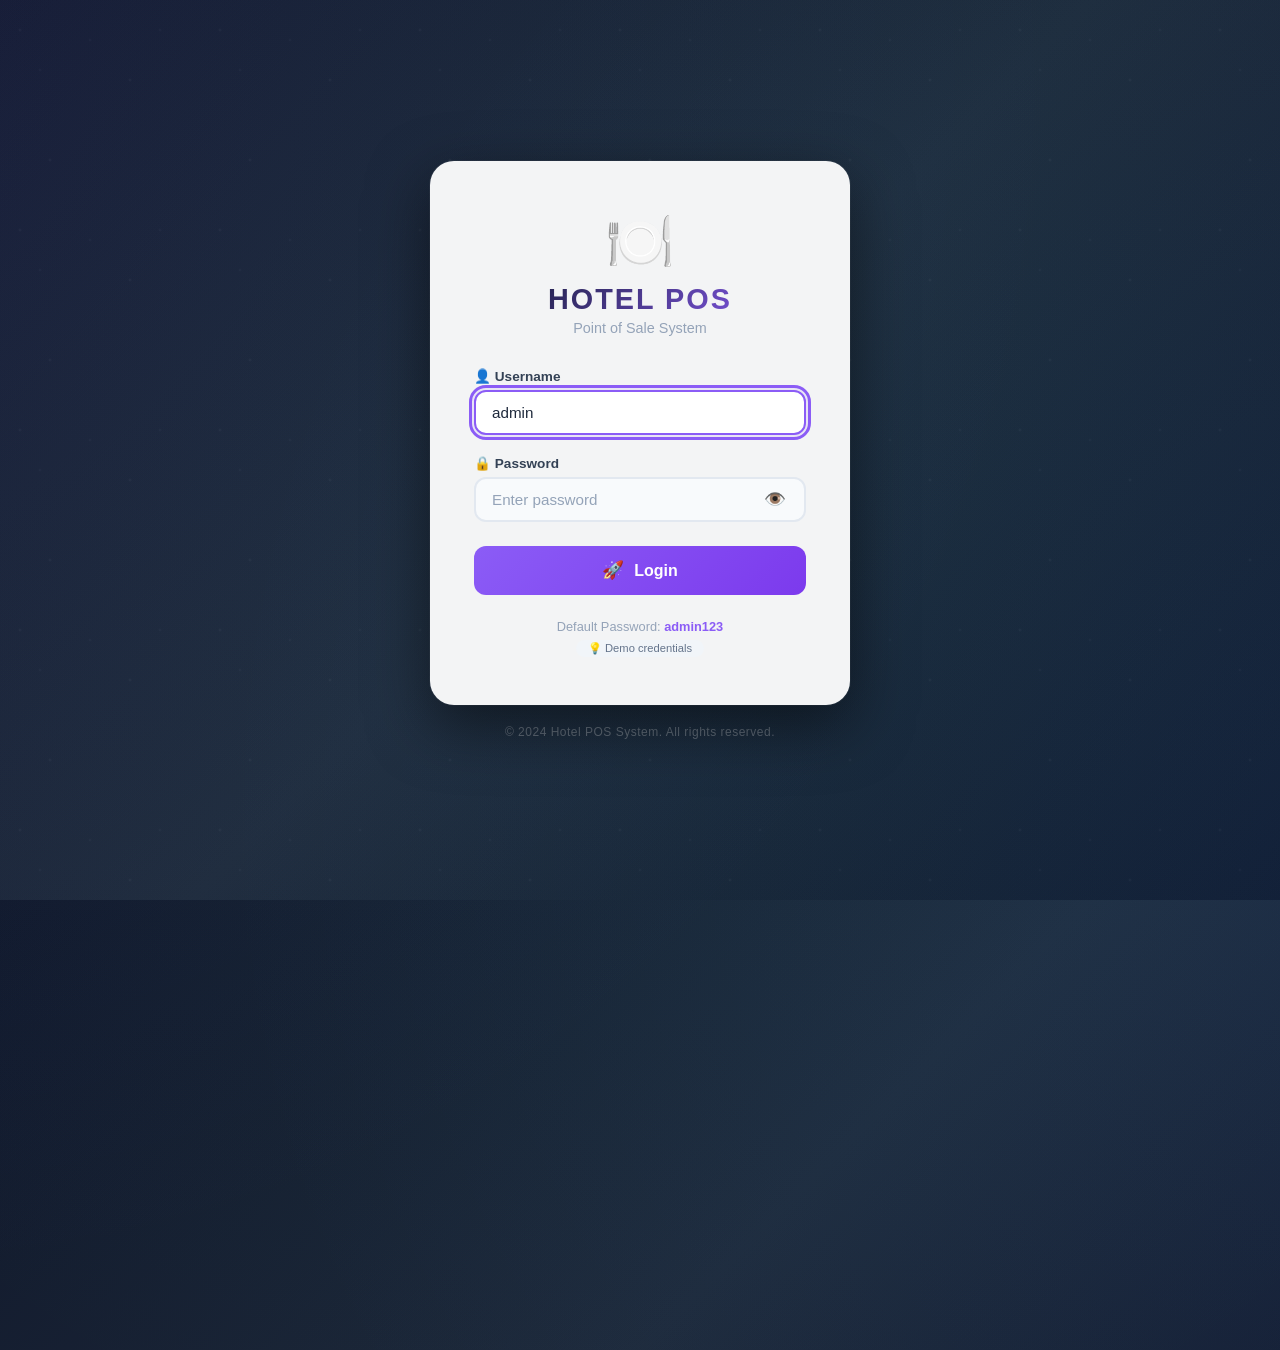
<file: index.html>
<!DOCTYPE html>
<html lang="en">
<head>
    <meta charset="UTF-8" />
    <meta name="viewport" content="width=device-width, initial-scale=1.0, maximum-scale=1.0, user-scalable=no" />
    <title>Hotel POS System</title>
    <base href="./">
    <link rel="manifest" href="manifest.json">
    <meta name="theme-color" content="#8b5cf6">
    <link rel="stylesheet" href="style.css" />
    <meta name="screen-orientation" content="any">
</head>
<body>

<!-- ===== INSTALL APP BANNER ===== -->
<div id="installBanner" style="display:none;position:fixed;bottom:20px;left:50%;transform:translateX(-50%);z-index:9999;background:#1e293b;color:white;padding:12px 20px;border-radius:12px;box-shadow:0 4px 20px rgba(0,0,0,0.3);display:flex;align-items:center;gap:12px;flex-wrap:wrap;justify-content:center;max-width:90%;">
    <span style="font-size:1.1rem;">📲 Install Hotel POS App</span>
    <button id="installAppBtn" style="background:#8b5cf6;color:white;border:none;padding:8px 20px;border-radius:8px;cursor:pointer;font-weight:600;font-size:0.9rem;">Install</button>
    <button onclick="dismissInstallBanner()" style="background:transparent;border:none;color:#94a3b8;cursor:pointer;font-size:1.2rem;padding:4px 8px;">✕</button>
</div>

<!-- ===== HEADER ===== -->
<div class="main-header">
    <div class="header-left">
        <button class="hamburger-btn" id="hamburgerBtn">
            <span></span>
            <span></span>
            <span></span>
        </button>
        <h1>🍽️ HOTEL POS</h1>
        <span class="datetime" id="datetime">--</span>
        <button id="darkModeToggle" class="theme-toggle-btn" onclick="toggleTheme()">🌙</button>
    </div>
    <div class="header-right">
        <button class="tab-btn" id="orientationToggleBtn" onclick="toggleManualOrientation()" style="background:#8b5cf6;color:#fff;font-size:0.7rem;min-width:45px;" title="Toggle Orientation">
            🔄
        </button>
        <button class="tab-btn" onclick="window.location.href='settings.html'" style="background:#8b5cf6;color:#fff;">⚙️</button>
        <button class="tab-btn fullscreen-btn" onclick="toggleFullScreen()" id="fullscreenBtn">⛶ Full</button>
        <button class="tab-btn" onclick="logout()" style="background:#ef4444;color:#fff;">🚪 Logout</button>
    </div>
</div>

<!-- ===== DROPDOWN MENU ===== -->
<div class="dropdown-menu" id="dropdownMenu">
    <div class="dropdown-content">
        <a href="#" class="dropdown-item" onclick="switchTab('pos');closeDropdown();">
            <span class="drop-icon">🧾</span>
            <span class="drop-text">POS</span>
        </a>
        <a href="#" class="dropdown-item" onclick="switchTab('history');closeDropdown();">
            <span class="drop-icon">📜</span>
            <span class="drop-text">History</span>
        </a>
        <a href="report.html" class="dropdown-item" onclick="closeDropdown();">
            <span class="drop-icon">📊</span>
            <span class="drop-text">Report</span>
        </a>
        <a href="items-stock.html" class="dropdown-item" onclick="closeDropdown();">
            <span class="drop-icon">📋</span>
            <span class="drop-text">Menu & Stock</span>
        </a>
        <a href="tables.html" class="dropdown-item" onclick="closeDropdown();">
            <span class="drop-icon">🪑</span>
            <span class="drop-text">Tables</span>
        </a>
        <a href="settings.html" class="dropdown-item" onclick="closeDropdown();">
            <span class="drop-icon">⚙️</span>
            <span class="drop-text">Settings</span>
        </a>
        <div class="dropdown-divider"></div>
        <a href="#" class="dropdown-item" onclick="toggleFullScreen();closeDropdown();">
            <span class="drop-icon">⛶</span>
            <span class="drop-text">Full Screen</span>
        </a>
        <a href="#" class="dropdown-item" onclick="logout();closeDropdown();">
            <span class="drop-icon">🚪</span>
            <span class="drop-text">Logout</span>
        </a>
    </div>
</div>

<!-- ===== DROPDOWN OVERLAY ===== -->
<div class="dropdown-overlay" id="dropdownOverlay"></div>

<!-- ===== POS VIEW ===== -->
<div id="view-pos" class="pos-container active">

    <!-- ===== LEFT: CART / BILLING ===== -->
    <div class="left-billing">
        <div class="billing-header">
            <span>🧾 Current Order</span>
            <div class="billing-actions">
                <button class="hold-btn" id="holdBtn">⏸ Hold</button>
                <button class="tables-btn" onclick="window.location.href='tables.html'">🪑 Tables</button>
                <button class="customer-btn" onclick="openCustomerOrders()">👤 Customer Orders</button>
                <button class="clear-btn" id="clearCartBtn">🗑 Clear</button>
            </div>
        </div>

        <div class="billing-table">
            <div class="table-header">
                <span>Item</span>
                <span>Qty</span>
                <span>Price</span>
                <span>Dis%</span>
                <span>Total</span>
                <span></span>
            </div>
            <div id="billingList">
                <div class="empty-cart">🛒 No items in cart</div>
            </div>
        </div>

        <div class="billing-summary">
            <div class="line"><span>Subtotal</span><span id="subtotal">Rs. 0.00</span></div>
            <div class="line discount"><span>Discount</span><span id="discountAmount">-Rs. 0.00</span></div>
            <div class="line tax"><span>Tax</span><span id="taxAmount">Rs. 0.00</span></div>
            <div class="line total"><span>TOTAL</span><span id="total">Rs. 0.00</span></div>

            <div class="discount-row">
                <label>Discount %</label>
                <input type="number" id="discountInput" value="0" min="0" max="100" step="1" />
            </div>

            <button class="pay-btn" id="payBtn" disabled>💳 Pay Now</button>
        </div>
    </div>

    <!-- ===== RIGHT: CATEGORIES & ITEMS ===== -->
    <div class="right-items">
        <div class="items-header">
            <span>📂 Categories</span>
            <div class="items-header-actions">
                <button id="backToCategoriesBtn" style="display:none;">⬅ Back</button>
                <button id="refreshItemsBtn">⟳</button>
            </div>
        </div>

        <div class="quick-add-section" id="quickAddSection">
            <div class="quick-add-header" onclick="toggleQuickAdd()">
                <span>⚡ Quick Add</span>
                <button id="toggleQuickAddBtn" class="toggle-quick-add">▶</button>
            </div>
            <div class="quick-add-items" id="quickAddItems"></div>
        </div>

        <div class="items-grid" id="itemsGrid"></div>
    </div>
</div>

<!-- ===== HISTORY VIEW ===== -->
<div id="view-history" class="view-container">
    <h2>
        📜 Bill History
        <div class="history-actions">
            <button id="filterTodayBtn" style="background:#22c55e;color:white;border:none;padding:6px 16px;border-radius:8px;cursor:pointer;">📅 Today</button>
            <button id="filterAllBtn" style="background:#8b5cf6;color:white;border:none;padding:6px 16px;border-radius:8px;cursor:pointer;">📋 All</button>
            <button id="printHistoryBtn" style="background:#3b82f6;color:white;border:none;padding:6px 16px;border-radius:8px;cursor:pointer;">🖨️ Print All</button>
            <button id="clearHistoryBtn" style="background:#ef4444;color:white;border:none;padding:6px 16px;border-radius:8px;cursor:pointer;">Clear All</button>
        </div>
    </h2>
    
    <div class="history-filter-bar">
        <input type="date" id="historyDateFilter" />
        <button id="applyDateFilterBtn" style="background:#3b82f6;color:white;border:none;padding:6px 16px;border-radius:8px;cursor:pointer;">🔍 Filter</button>
        <button id="clearDateFilterBtn" style="background:#ef4444;color:white;border:none;padding:6px 16px;border-radius:8px;cursor:pointer;">✕ Clear</button>
        <span class="filter-info" id="filterInfo" style="font-size:0.8rem;color:#94a3b8;"></span>
    </div>
    
    <div class="history-list" id="historyList">
        <div class="empty-state">No bills yet</div>
    </div>
</div>

<!-- ===== MODALS ===== -->
<div class="modal-overlay" id="holdModal">
    <div class="modal modal-small">
        <div class="modal-header">
            <h2>⏸ Hold Order</h2>
            <button class="close-btn" id="closeHoldModalBtn">✕</button>
        </div>
        <p style="color:#475569;margin-bottom:16px;">Where do you want to hold this order?</p>
        <div class="hold-options">
            <button class="hold-option" id="holdToTableBtn">
                <span style="font-size:2rem;">🪑</span>
                <span>Table</span>
            </button>
            <button class="hold-option" id="holdToCustomerBtn">
                <span style="font-size:2rem;">👤</span>
                <span>Customer</span>
            </button>
        </div>
        <button class="cancel-btn" id="cancelHoldBtn" style="margin-top:12px;width:100%;">Cancel</button>
    </div>
</div>

<div class="modal-overlay" id="paymentModal">
    <div class="modal modal-small">
        <div class="modal-header">
            <h2>💳 Payment</h2>
            <button class="close-btn" id="closePaymentModalBtn">✕</button>
        </div>
        <div class="payment-body">
            <div class="payment-details" id="paymentDetails"></div>
            <div class="payment-methods-simple">
                <label>Payment Method</label>
                <div class="payment-methods-grid">
                    <button class="payment-method-btn active" data-method="cash" onclick="selectPaymentMethod('cash')">💵 Cash</button>
                    <button class="payment-method-btn" data-method="card" onclick="selectPaymentMethod('card')">💳 Card</button>
                    <button class="payment-method-btn" data-method="mobile" onclick="selectPaymentMethod('mobile')">📱 Mobile</button>
                    <button class="payment-method-btn" data-method="bank" onclick="selectPaymentMethod('bank')">🏦 Bank</button>
                    <button class="payment-method-btn" data-method="credit" onclick="selectPaymentMethod('credit')">💰 Credit</button>
                </div>
            </div>
            <div class="payment-input-group" id="paymentReferenceGroup" style="display:none;">
                <label>Reference</label>
                <input type="text" id="paymentReference" placeholder="Card/Mobile/Bank ref" />
            </div>
            <div class="payment-amount-section">
                <label>Amount Received (Rs.)</label>
                <div class="amount-display-row">
                    <input type="number" id="paymentAmount" placeholder="0.00" step="0.01" min="0" readonly />
                    <button class="clear-amount-btn" id="clearAmountBtn" title="Clear amount">✕</button>
                </div>
                <div class="numeric-keypad" id="numericKeypad">
                    <div class="keypad-row">
                        <button class="keypad-btn" data-value="1">1</button>
                        <button class="keypad-btn" data-value="2">2</button>
                        <button class="keypad-btn" data-value="3">3</button>
                    </div>
                    <div class="keypad-row">
                        <button class="keypad-btn" data-value="4">4</button>
                        <button class="keypad-btn" data-value="5">5</button>
                        <button class="keypad-btn" data-value="6">6</button>
                    </div>
                    <div class="keypad-row">
                        <button class="keypad-btn" data-value="7">7</button>
                        <button class="keypad-btn" data-value="8">8</button>
                        <button class="keypad-btn" data-value="9">9</button>
                    </div>
                    <div class="keypad-row">
                        <button class="keypad-btn keypad-dot" data-value=".">.</button>
                        <button class="keypad-btn" data-value="0">0</button>
                        <button class="keypad-btn keypad-backspace" data-value="backspace">⌫</button>
                    </div>
                </div>
            </div>
            <div class="payment-change" id="paymentChange">
                <span>Change Due:</span>
                <span id="paymentChangeAmount">Rs. 0.00</span>
            </div>
            <div class="print-option">
                <label>
                    <input type="checkbox" id="printBillCheckbox" />
                    🖨️ Print Bill
                </label>
            </div>
            <div class="payment-actions">
                <button class="confirm-btn" id="confirmPaymentBtn" disabled>✅ Confirm Payment</button>
                <button class="cancel-btn" id="cancelPaymentBtn">✕ Cancel</button>
            </div>
        </div>
    </div>
</div>

<div class="modal-overlay" id="editBillModal">
    <div class="modal modal-wide">
        <div class="modal-header">
            <h2>✎ Edit Bill #<span id="editBillId">0</span></h2>
            <button class="close-btn" id="closeEditBillModalBtn">✕</button>
        </div>
        <div class="modal-body">
            <div class="edit-bill-items" id="editBillItems">
                <div class="empty-state">No items</div>
            </div>
            <div class="edit-bill-summary">
                <div class="line"><span>Subtotal</span><span id="editSubtotal">Rs. 0.00</span></div>
                <div class="line discount"><span>Discount</span><span id="editDiscount">-Rs. 0.00</span></div>
                <div class="line tax"><span>Tax</span><span id="editTax">Rs. 0.00</span></div>
                <div class="line total"><span>TOTAL</span><span id="editTotal">Rs. 0.00</span></div>
                <div class="edit-actions">
                    <button class="save-edit-btn" id="saveEditBillBtn">💾 Save Changes</button>
                    <button class="cancel-btn" id="cancelEditBillBtn">✕ Cancel</button>
                </div>
                <div class="edit-note">
                    <span>✏️ Edit note: This bill will be marked as modified</span>
                </div>
            </div>
        </div>
    </div>
</div>

<div class="modal-overlay" id="customerOrdersModal">
    <div class="modal modal-wide">
        <div class="modal-header">
            <h2>👤 Customer Orders</h2>
            <button class="close-btn" id="closeCustomerOrdersBtn">✕</button>
        </div>
        <div class="modal-body">
            <div class="customer-search">
                <input type="text" id="customerSearchInput" placeholder="Search customer..." oninput="renderCustomerOrders(this.value)" />
            </div>
            <div id="customerOrdersList"></div>
        </div>
    </div>
</div>

<!-- ===== TOAST ===== -->
<div id="toast"></div>

<script>
// ============================================================
//  ORIENTATION CONTROL - AUTO + MANUAL
// ============================================================

let currentOrientation = 'auto'; // 'auto', 'landscape', 'portrait', 'portrait-tablet'

function toggleManualOrientation() {
    const body = document.body;
    const btn = document.getElementById('orientationToggleBtn');
    
    const modes = ['auto', 'landscape', 'portrait', 'portrait-tablet'];
    const labels = {
        'auto': '🔄 Auto',
        'landscape': '🌅 Landscape',
        'portrait': '📱 Portrait',
        'portrait-tablet': '📱 2 Col'
    };
    const shortLabels = {
        'auto': '🔄',
        'landscape': '🌅',
        'portrait': '📱',
        'portrait-tablet': '📱2'
    };
    const colors = {
        'auto': '#8b5cf6',
        'landscape': '#3b82f6',
        'portrait': '#f59e0b',
        'portrait-tablet': '#22c55e'
    };
    
    body.classList.remove('orientation-auto', 'orientation-landscape', 'orientation-portrait', 'orientation-portrait-tablet');
    
    const currentIndex = modes.indexOf(currentOrientation);
    const nextIndex = (currentIndex + 1) % modes.length;
    currentOrientation = modes[nextIndex];
    
    body.classList.add(`orientation-${currentOrientation}`);
    btn.textContent = shortLabels[currentOrientation];
    btn.title = labels[currentOrientation];
    btn.style.background = colors[currentOrientation];
    
    localStorage.setItem('manual_orientation', currentOrientation);
    showToast(`📱 ${labels[currentOrientation]}`);
    
    if (typeof renderItems === 'function') {
        setTimeout(renderItems, 300);
    }
    if (typeof updateBilling === 'function') {
        setTimeout(updateBilling, 350);
    }
}

function loadOrientationPreference() {
    const saved = localStorage.getItem('manual_orientation');
    if (saved && ['auto', 'landscape', 'portrait', 'portrait-tablet'].includes(saved)) {
        currentOrientation = saved;
        document.body.classList.add(`orientation-${saved}`);
        
        const btn = document.getElementById('orientationToggleBtn');
        const shortLabels = {
            'auto': '🔄',
            'landscape': '🌅',
            'portrait': '📱',
            'portrait-tablet': '📱2'
        };
        const colors = {
            'auto': '#8b5cf6',
            'landscape': '#3b82f6',
            'portrait': '#f59e0b',
            'portrait-tablet': '#22c55e'
        };
        if (btn) {
            btn.textContent = shortLabels[saved] || '🔄';
            btn.style.background = colors[saved] || '#8b5cf6';
        }
    }
}

function handleOrientationChange() {
    if (currentOrientation !== 'auto') return;
    
    const isPortrait = window.matchMedia('(orientation: portrait)').matches;
    const width = window.innerWidth;
    
    console.log(`🔄 Orientation: ${isPortrait ? 'Portrait' : 'Landscape'}, Width: ${width}px`);
    
    if (typeof renderItems === 'function') {
        setTimeout(renderItems, 300);
    }
    if (typeof updateBilling === 'function') {
        setTimeout(updateBilling, 350);
    }
}

if (screen.orientation) {
    screen.orientation.addEventListener('change', function() {
        setTimeout(handleOrientationChange, 300);
    });
} else {
    window.addEventListener('orientationchange', function() {
        setTimeout(handleOrientationChange, 400);
    });
}

let resizeTimer;
window.addEventListener('resize', function() {
    if (currentOrientation !== 'auto') return;
    clearTimeout(resizeTimer);
    resizeTimer = setTimeout(handleOrientationChange, 300);
});

// ============================================================
//  DATA STORAGE KEYS
// ============================================================
const STORAGE_KEY = 'hotel_items';
const CART_KEY = 'hotel_cart';
const HISTORY_KEY = 'hotel_history';
const TABLE_ORDERS_KEY = 'hotel_table_orders';
const CUSTOMER_ORDERS_KEY = 'hotel_customer_orders';
const STOCK_KEY = 'hotel_stock';
const TAX_KEY = 'tax_rate';
const BACKUP_KEY = 'hotel_backups';
const REPORTS_KEY = 'hotel_daily_reports';
const MAX_BACKUPS = 10;

// ============================================================
//  GLOBAL VARIABLES
// ============================================================
let items = [];
let cart = [];
let history = [];
let discountPercent = 0;
let tableOrders = {};
let customerOrders = {};
let stockData = [];
let selectedCategory = null;
let currentBill = null;
let editingBillId = null;
let editedBillData = null;
let quickAddExpanded = true;
let historyFilter = 'today';
let historyFilterDate = null;
let selectedMethod = 'cash';

// ============================================================
//  LOAD / SAVE FUNCTIONS
// ============================================================
function loadData() {
    try {
        const storedItems = localStorage.getItem(STORAGE_KEY);
        if (storedItems) {
            items = JSON.parse(storedItems);
        } else {
            items = [
                { id: 1, name: '🍔 Burger', price: 8.99, category: 'main' },
                { id: 2, name: '🍕 Pizza', price: 10.99, category: 'main' },
                { id: 3, name: '🍝 Pasta', price: 9.99, category: 'main' },
                { id: 4, name: '🥗 Salad', price: 6.99, category: 'main' },
                { id: 5, name: '🍜 Noodles', price: 7.99, category: 'main' },
                { id: 6, name: '🍗 Chicken', price: 11.99, category: 'main' },
                { id: 7, name: '🥩 Steak', price: 15.99, category: 'main' },
                { id: 8, name: '🍣 Sushi', price: 12.99, category: 'main' },
                { id: 9, name: '🥤 Soda', price: 2.99, category: 'drinks' },
                { id: 10, name: '🧃 Juice', price: 3.49, category: 'drinks' },
                { id: 11, name: '☕ Coffee', price: 2.99, category: 'drinks' },
                { id: 12, name: '🍰 Cake', price: 4.99, category: 'desserts' },
                { id: 13, name: '🍦 Ice Cream', price: 3.99, category: 'desserts' },
                { id: 14, name: '🍪 Cookies', price: 2.49, category: 'desserts' },
            ];
            saveItems();
        }

        const storedCart = localStorage.getItem(CART_KEY);
        cart = storedCart ? JSON.parse(storedCart) : [];

        const storedHistory = localStorage.getItem(HISTORY_KEY);
        history = storedHistory ? JSON.parse(storedHistory) : [];
        
        const storedTables = localStorage.getItem(TABLE_ORDERS_KEY);
        tableOrders = storedTables ? JSON.parse(storedTables) : {};
        for (let i = 1; i <= 12; i++) {
            if (!tableOrders[i]) tableOrders[i] = [];
        }
        
        const storedCustomers = localStorage.getItem(CUSTOMER_ORDERS_KEY);
        customerOrders = storedCustomers ? JSON.parse(storedCustomers) : {};

        const storedStock = localStorage.getItem(STOCK_KEY);
        if (storedStock) {
            stockData = JSON.parse(storedStock);
        } else {
            stockData = items.map(item => ({
                id: item.id,
                name: item.name,
                stock: 15,
                minStock: 5
            }));
            saveStock();
        }
        
    } catch (e) {
        console.error('Load error:', e);
        items = [];
        cart = [];
        history = [];
        tableOrders = {};
        customerOrders = {};
        stockData = [];
        for (let i = 1; i <= 12; i++) {
            tableOrders[i] = [];
        }
    }
}

function saveItems() { localStorage.setItem(STORAGE_KEY, JSON.stringify(items)); }
function saveCart() { localStorage.setItem(CART_KEY, JSON.stringify(cart)); }
function saveHistory() { localStorage.setItem(HISTORY_KEY, JSON.stringify(history)); }
function saveTables() { localStorage.setItem(TABLE_ORDERS_KEY, JSON.stringify(tableOrders)); }
function saveCustomers() { localStorage.setItem(CUSTOMER_ORDERS_KEY, JSON.stringify(customerOrders)); }
function saveStock() { localStorage.setItem(STOCK_KEY, JSON.stringify(stockData)); }

function getTaxRate() {
    return parseFloat(localStorage.getItem(TAX_KEY)) || 0;
}

// ============================================================
//  AUTO-BACKUP SYSTEM
// ============================================================

function createBackup() {
    try {
        const backup = {
            id: Date.now(),
            date: new Date().toLocaleString(),
            data: {
                items: JSON.parse(localStorage.getItem('hotel_items') || '[]'),
                history: JSON.parse(localStorage.getItem('hotel_history') || '[]'),
                stock: JSON.parse(localStorage.getItem('hotel_stock') || '[]'),
                categories: JSON.parse(localStorage.getItem('hotel_categories') || '[]'),
                settings: localStorage.getItem('hotel_settings') || '{}',
                taxRate: localStorage.getItem('tax_rate') || '0'
            }
        };
        
        let backups = JSON.parse(localStorage.getItem(BACKUP_KEY) || '[]');
        backups.push(backup);
        if (backups.length > MAX_BACKUPS) {
            backups = backups.slice(-MAX_BACKUPS);
        }
        localStorage.setItem(BACKUP_KEY, JSON.stringify(backups));
        console.log('✅ Auto-backup created:', backup.date);
        return backup;
    } catch (error) {
        console.error('❌ Backup failed:', error);
        return null;
    }
}

function getBackups() {
    try {
        return JSON.parse(localStorage.getItem(BACKUP_KEY) || '[]');
    } catch (error) {
        return [];
    }
}

function restoreFromBackup(backupId) {
    try {
        const backups = getBackups();
        const backup = backups.find(b => b.id === backupId);
        if (!backup) {
            showToast('❌ Backup not found!');
            return false;
        }
        
        const data = backup.data;
        if (data.items) localStorage.setItem('hotel_items', JSON.stringify(data.items));
        if (data.history) localStorage.setItem('hotel_history', JSON.stringify(data.history));
        if (data.stock) localStorage.setItem('hotel_stock', JSON.stringify(data.stock));
        if (data.categories) localStorage.setItem('hotel_categories', JSON.stringify(data.categories));
        if (data.settings) localStorage.setItem('hotel_settings', data.settings);
        if (data.taxRate) localStorage.setItem('tax_rate', data.taxRate);
        
        showToast(`✅ Restored from backup: ${backup.date}`);
        loadData();
        renderItems();
        updateBilling();
        renderHistory();
        return true;
    } catch (error) {
        console.error('❌ Restore failed:', error);
        showToast('❌ Restore failed!');
        return false;
    }
}

let backupInterval = null;

function startAutoBackup() {
    if (backupInterval) clearInterval(backupInterval);
    backupInterval = setInterval(() => {
        createBackup();
    }, 300000);
}

function stopAutoBackup() {
    if (backupInterval) {
        clearInterval(backupInterval);
        backupInterval = null;
    }
}

startAutoBackup();

// ============================================================
//  DAILY REPORT SYSTEM
// ============================================================

function generateDailyReport(date = new Date()) {
    try {
        const today = new Date(date);
        today.setHours(0, 0, 0, 0);
        const todayStr = today.toDateString();
        
        const history = JSON.parse(localStorage.getItem('hotel_history') || '[]');
        const todayBills = history.filter(bill => {
            const billDate = new Date(bill.date);
            billDate.setHours(0, 0, 0, 0);
            return billDate.toDateString() === todayStr;
        });
        
        const totalRevenue = todayBills.reduce((sum, bill) => sum + (bill.total || 0), 0);
        const totalOrders = todayBills.length;
        const totalItems = todayBills.reduce((sum, bill) => {
            return sum + bill.items.reduce((s, item) => s + (item.qty || item.quantity || 1), 0);
        }, 0);
        const totalDiscount = todayBills.reduce((sum, bill) => sum + (bill.discount || 0), 0);
        
        const itemSales = {};
        todayBills.forEach(bill => {
            bill.items.forEach(item => {
                const name = item.name;
                const qty = item.qty || item.quantity || 1;
                const price = item.price || 0;
                if (!itemSales[name]) {
                    itemSales[name] = { name, quantity: 0, revenue: 0 };
                }
                itemSales[name].quantity += qty;
                itemSales[name].revenue += price * qty;
            });
        });
        const topItems = Object.values(itemSales)
            .sort((a, b) => b.quantity - a.quantity)
            .slice(0, 5);
        
        const paymentMethods = {};
        todayBills.forEach(bill => {
            const method = bill.paymentMethod || 'cash';
            if (!paymentMethods[method]) {
                paymentMethods[method] = { count: 0, total: 0 };
            }
            paymentMethods[method].count += 1;
            paymentMethods[method].total += bill.total || 0;
        });
        
        const hourlySales = {};
        todayBills.forEach(bill => {
            const hour = new Date(bill.date).getHours();
            const hourKey = `${hour.toString().padStart(2, '0')}:00`;
            if (!hourlySales[hourKey]) {
                hourlySales[hourKey] = { orders: 0, revenue: 0 };
            }
            hourlySales[hourKey].orders += 1;
            hourlySales[hourKey].revenue += bill.total || 0;
        });
        
        return {
            date: todayStr,
            dateFormatted: today.toLocaleDateString('en-US', { 
                weekday: 'long', 
                year: 'numeric', 
                month: 'long', 
                day: 'numeric' 
            }),
            generatedAt: new Date().toLocaleString(),
            summary: {
                totalRevenue: totalRevenue,
                totalOrders: totalOrders,
                totalItems: totalItems,
                totalDiscount: totalDiscount,
                averageOrder: totalOrders > 0 ? totalRevenue / totalOrders : 0
            },
            topItems: topItems,
            paymentMethods: paymentMethods,
            hourlySales: hourlySales,
            bills: todayBills.map(bill => ({
                id: bill.id,
                time: bill.date,
                total: bill.total,
                items: bill.items.length
            }))
        };
    } catch (error) {
        console.error('❌ Error generating report:', error);
        return null;
    }
}

function saveDailyReport(report) {
    try {
        if (!report) return false;
        let reports = JSON.parse(localStorage.getItem(REPORTS_KEY) || '[]');
        reports = reports.filter(r => r.date !== report.date);
        reports.push(report);
        reports.sort((a, b) => new Date(b.date) - new Date(a.date));
        if (reports.length > 90) {
            reports = reports.slice(0, 90);
        }
        localStorage.setItem(REPORTS_KEY, JSON.stringify(reports));
        console.log('✅ Daily report saved:', report.date);
        return true;
    } catch (error) {
        console.error('❌ Error saving report:', error);
        return false;
    }
}

function getAllReports() {
    try {
        return JSON.parse(localStorage.getItem(REPORTS_KEY) || '[]');
    } catch (error) {
        return [];
    }
}

function generateAndSaveTodayReport() {
    const report = generateDailyReport();
    if (report) {
        saveDailyReport(report);
        return report;
    }
    return null;
}

function checkAndGenerateEndOfDay() {
    const now = new Date();
    const hour = now.getHours();
    const minute = now.getMinutes();
    if (hour === 23 && minute >= 55) {
        const report = generateDailyReport(new Date());
        if (report) {
            saveDailyReport(report);
            console.log('✅ End of day report generated automatically');
        }
    }
}

setInterval(checkAndGenerateEndOfDay, 60000);

// ============================================================
//  THEME FUNCTIONS
// ============================================================
function toggleTheme() {
    const body = document.body;
    const btn = document.getElementById('darkModeToggle');
    const isDark = body.classList.contains('theme-dark');
    if (isDark) {
        body.classList.remove('theme-dark');
        btn.textContent = '🌙';
        localStorage.setItem('theme', 'light');
    } else {
        body.classList.add('theme-dark');
        btn.textContent = '☀️';
        localStorage.setItem('theme', 'dark');
    }
}

function loadSavedTheme() {
    const savedTheme = localStorage.getItem('theme');
    const btn = document.getElementById('darkModeToggle');
    if (savedTheme === 'dark') {
        document.body.classList.add('theme-dark');
        if (btn) btn.textContent = '☀️';
    } else {
        document.body.classList.remove('theme-dark');
        if (btn) btn.textContent = '🌙';
    }
}

// ============================================================
//  QUICK ADD FUNCTIONS
// ============================================================
function loadQuickAddItems() {
    const popularItems = items.slice(0, 10);
    const container = document.getElementById('quickAddItems');
    if (!container) return;
    container.innerHTML = popularItems.map(item => {
        const stock = getStockForItem(item.id);
        const isDisabled = stock <= 0;
        return `
            <button class="quick-add-item" 
                    onclick="${isDisabled ? '' : `addToCart(${item.id})`}"
                    ${isDisabled ? 'disabled style="opacity:0.4;cursor:not-allowed;"' : ''}>
                ${item.name}
                <span class="qty-badge">${stock}</span>
            </button>
        `;
    }).join('');
}

function toggleQuickAdd() {
    const container = document.getElementById('quickAddItems');
    const btn = document.getElementById('toggleQuickAddBtn');
    quickAddExpanded = !quickAddExpanded;
    if (quickAddExpanded) {
        container.classList.remove('collapsed');
        btn.classList.remove('collapsed');
        btn.textContent = '▶';
    } else {
        container.classList.add('collapsed');
        btn.classList.add('collapsed');
        btn.textContent = '▶';
    }
}

// ============================================================
//  STOCK HELPER FUNCTIONS
// ============================================================
function getStockForItem(itemId) {
    const stockItem = stockData.find(s => s.id === itemId);
    return stockItem ? stockItem.stock : 0;
}

function getStockColor(stock) {
    if (stock < 5) return 'stock-danger';
    else if (stock < 10) return 'stock-warning';
    else return 'stock-success';
}

function getStockStatus(stock) {
    if (stock < 5) return '🔴 Very Low';
    else if (stock < 10) return '🟡 Low';
    else return '🟢 In Stock';
}

// ============================================================
//  CLOCK
// ============================================================
function updateClock() {
    const now = new Date();
    const d = now.toLocaleDateString('en-US', { month: '2-digit', day: '2-digit', year: 'numeric' });
    const t = now.toLocaleTimeString('en-US', { hour12: true, hour: '2-digit', minute: '2-digit', second: '2-digit' });
    document.getElementById('datetime').textContent = `${d} ${t}`;
}
updateClock();
setInterval(updateClock, 1000);

// ============================================================
//  DROPDOWN MENU
// ============================================================
const hamburgerBtn = document.getElementById('hamburgerBtn');
const dropdownMenu = document.getElementById('dropdownMenu');
const dropdownOverlay = document.getElementById('dropdownOverlay');

function toggleDropdown() {
    hamburgerBtn.classList.toggle('open');
    dropdownMenu.classList.toggle('open');
    dropdownOverlay.classList.toggle('active');
    document.body.style.overflow = dropdownMenu.classList.contains('open') ? 'hidden' : '';
}

function closeDropdown() {
    hamburgerBtn.classList.remove('open');
    dropdownMenu.classList.remove('open');
    dropdownOverlay.classList.remove('active');
    document.body.style.overflow = '';
}

hamburgerBtn.addEventListener('click', toggleDropdown);
dropdownOverlay.addEventListener('click', closeDropdown);

document.addEventListener('keydown', function(e) {
    if (e.key === 'Escape') {
        closeDropdown();
        document.getElementById('editBillModal').classList.remove('open');
        document.getElementById('paymentModal').classList.remove('open');
        document.getElementById('holdModal').classList.remove('open');
        document.getElementById('customerOrdersModal').classList.remove('open');
    }
});

// ============================================================
//  RENDER CATEGORIES & ITEMS
// ============================================================
function renderItems() {
    const categories = getCategories();
    if (!selectedCategory) {
        renderCategories(categories);
    } else {
        renderCategoryItems(selectedCategory);
    }
    loadQuickAddItems();
}

function getCategories() {
    const cats = {};
    items.forEach(item => {
        if (!cats[item.category]) {
            cats[item.category] = [];
        }
        cats[item.category].push(item);
    });
    return cats;
}

function renderCategories(categories) {
    document.getElementById('backToCategoriesBtn').style.display = 'none';
    const categoryNames = {
        'main': { icon: '🍽️', name: 'Main Dishes' },
        'drinks': { icon: '🥤', name: 'Beverages' },
        'desserts': { icon: '🍰', name: 'Desserts' }
    };
    const categoryKeys = Object.keys(categories);
    if (categoryKeys.length === 0) {
        document.getElementById('itemsGrid').innerHTML = `
            <div class="empty-state" style="grid-column:1/-1;padding:20px;">
                No categories found.
                <br/><button onclick="window.location.href='items-stock.html'" style="margin-top:8px;background:#8b5cf6;color:#fff;border:none;padding:4px 16px;border-radius:30px;cursor:pointer;">📋 Add Categories</button>
            </div>
        `;
        return;
    }
    let html = '';
    categoryKeys.forEach(cat => {
        const info = categoryNames[cat] || { icon: '📁', name: cat.charAt(0).toUpperCase() + cat.slice(1) };
        const count = categories[cat].length;
        html += `
            <div class="category-grid-item" onclick="selectCategory('${cat}')">
                <span class="cat-icon">${info.icon}</span>
                ${info.name}
                <span class="cat-count">${count} items</span>
            </div>
        `;
    });
    document.getElementById('itemsGrid').innerHTML = html;
}

function selectCategory(category) {
    selectedCategory = category;
    document.getElementById('backToCategoriesBtn').style.display = 'block';
    renderCategoryItems(category);
}

function renderCategoryItems(category) {
    const catItems = items.filter(item => item.category === category);
    const categoryNames = {
        'main': 'Main Dishes',
        'drinks': 'Beverages',
        'desserts': 'Desserts'
    };
    const catName = categoryNames[category] || category.charAt(0).toUpperCase() + category.slice(1);
    if (catItems.length === 0) {
        document.getElementById('itemsGrid').innerHTML = `
            <div style="grid-column:1/-1;text-align:center;padding:30px 0;color:#94a3b8;">
                No items in ${catName}
            </div>
        `;
        return;
    }
    let html = `<div class="category-label">${catName}</div>`;
    catItems.forEach(item => {
        const stockQty = getStockForItem(item.id);
        const stockColor = getStockColor(stockQty);
        const stockStatus = getStockStatus(stockQty);
        const isOutOfStock = stockQty <= 0;
        html += `
            <button class="item-btn ${stockColor} ${isOutOfStock ? 'out-of-stock' : ''}" 
                    onclick="${isOutOfStock ? '' : `addToCart(${item.id})`}"
                    ${isOutOfStock ? 'disabled' : ''}>
                <span class="item-name">${item.name}</span>
                <span class="item-price">Rs. ${item.price.toFixed(2)}</span>
                <span class="item-stock ${stockColor}">${stockQty} (${stockStatus})</span>
                ${isOutOfStock ? '<span class="out-of-stock-label">Out of Stock</span>' : ''}
            </button>
        `;
    });
    document.getElementById('itemsGrid').innerHTML = html;
}

document.getElementById('backToCategoriesBtn').addEventListener('click', function() {
    selectedCategory = null;
    renderItems();
});

document.getElementById('refreshItemsBtn').addEventListener('click', function() {
    loadData();
    renderItems();
    showToast('🔄 Items refreshed!');
});

// ============================================================
//  ADD TO CART
// ============================================================
function addToCart(itemId) {
    const item = items.find(i => i.id === itemId);
    if (!item) return;
    const stockQty = getStockForItem(itemId);
    if (stockQty <= 0) {
        showToast(`❌ ${item.name} is out of stock!`);
        return;
    }
    const existing = cart.find(c => c.id === item.id);
    if (existing) {
        if (existing.quantity >= stockQty) {
            showToast(`❌ Not enough stock for ${item.name}! Available: ${stockQty}`);
            return;
        }
        existing.quantity += 1;
    } else {
        cart.push({ ...item, quantity: 1, discount: 0 });
    }
    saveCart();
    updateBilling();
}

function updateBilling() {
    if (cart.length === 0) {
        document.getElementById('billingList').innerHTML = `<div class="empty-cart">🛒 No items in cart</div>`;
    } else {
        document.getElementById('billingList').innerHTML = cart.map(item => {
            const total = item.price * item.quantity;
            const discount = (total * (item.discount || 0)) / 100;
            const finalTotal = total - discount;
            return `
                <div class="billing-row">
                    <span class="item-name">${item.name}</span>
                    <span class="item-qty">
                        <button onclick="changeQty(${item.id}, -1)">−</button>
                        <span>${item.quantity}</span>
                        <button onclick="changeQty(${item.id}, 1)">+</button>
                    </span>
                    <span class="item-price">Rs. ${item.price.toFixed(2)}</span>
                    <span class="item-discount">
                        <input type="number" value="${item.discount || 0}" min="0" max="100" 
                               onchange="updateDiscount(${item.id}, this.value)" />
                    </span>
                    <span class="item-total">Rs. ${finalTotal.toFixed(2)}</span>
                    <button class="remove-btn" onclick="removeFromCart(${item.id})">✕</button>
                </div>
            `;
        }).join('');
    }
    calculateTotals();
    loadQuickAddItems();
}

function changeQty(id, delta) {
    const item = cart.find(c => c.id === id);
    if (!item) return;
    const stockQty = getStockForItem(id);
    const newQty = item.quantity + delta;
    if (delta > 0 && newQty > stockQty) {
        showToast(`❌ Not enough stock! Available: ${stockQty}`);
        return;
    }
    item.quantity = newQty;
    if (item.quantity <= 0) {
        cart = cart.filter(c => c.id !== id);
    }
    saveCart();
    updateBilling();
}

function removeFromCart(id) {
    cart = cart.filter(c => c.id !== id);
    saveCart();
    updateBilling();
}

function updateDiscount(id, value) {
    const item = cart.find(c => c.id === id);
    if (!item) return;
    let val = parseFloat(value) || 0;
    if (val < 0) val = 0;
    if (val > 100) val = 100;
    item.discount = val;
    saveCart();
    updateBilling();
}

// ============================================================
//  CALCULATE TOTALS
// ============================================================
function calculateTotals() {
    const subtotal = cart.reduce((sum, item) => sum + item.price * item.quantity, 0);
    const itemDiscounts = cart.reduce((sum, item) => {
        const total = item.price * item.quantity;
        return sum + (total * (item.discount || 0)) / 100;
    }, 0);
    const discount = (subtotal * discountPercent) / 100 + itemDiscounts;
    const taxRate = getTaxRate();
    const taxAmount = ((subtotal - discount) * taxRate) / 100;
    const total = subtotal - discount + taxAmount;

    document.getElementById('subtotal').textContent = `Rs. ${subtotal.toFixed(2)}`;
    document.getElementById('discountAmount').textContent = `-Rs. ${discount.toFixed(2)}`;
    document.getElementById('taxAmount').textContent = `Rs. ${taxAmount.toFixed(2)}`;
    document.getElementById('total').textContent = `Rs. ${total.toFixed(2)}`;
    document.getElementById('payBtn').disabled = cart.length === 0;
}

document.getElementById('discountInput').addEventListener('input', function() {
    let val = parseFloat(this.value) || 0;
    if (val < 0) val = 0;
    if (val > 100) val = 100;
    discountPercent = val;
    calculateTotals();
});

document.getElementById('clearCartBtn').addEventListener('click', function() {
    if (cart.length === 0) return;
    if (!confirm('Clear all items from cart?')) return;
    cart.forEach(item => {
        const stockItem = stockData.find(s => s.id === item.id);
        if (stockItem) {
            stockItem.stock += item.quantity;
        }
    });
    saveStock();
    cart = [];
    saveCart();
    updateBilling();
    renderItems();
    showToast('🔄 Cart cleared! Stock restored.');
});

// ============================================================
//  HOLD FUNCTIONS
// ============================================================
document.getElementById('holdBtn').addEventListener('click', function() {
    if (cart.length === 0) {
        showToast('Cart is empty!');
        return;
    }
    document.getElementById('holdModal').classList.add('open');
});

document.getElementById('closeHoldModalBtn').addEventListener('click', function() {
    document.getElementById('holdModal').classList.remove('open');
});

document.getElementById('cancelHoldBtn').addEventListener('click', function() {
    document.getElementById('holdModal').classList.remove('open');
});

document.getElementById('holdToTableBtn').addEventListener('click', function() {
    document.getElementById('holdModal').classList.remove('open');
    const tableNum = prompt('Enter table number (1-12):', '1');
    if (tableNum === null) return;
    const num = parseInt(tableNum);
    if (isNaN(num) || num < 1 || num > 12) {
        showToast('Invalid table number!');
        return;
    }
    let stockError = false;
    cart.forEach(item => {
        const stockItem = stockData.find(s => s.id === item.id);
        if (stockItem) {
            const currentStock = stockItem.stock;
            if (currentStock < item.quantity) {
                showToast(`❌ Not enough stock for ${item.name}! Available: ${currentStock}`);
                stockError = true;
                return;
            }
            stockItem.stock -= item.quantity;
        }
    });
    if (stockError) return;
    saveStock();
    cart.forEach(item => {
        const existing = tableOrders[num].find(c => c.id === item.id);
        if (existing) {
            existing.quantity += item.quantity;
        } else {
            tableOrders[num].push({ ...item });
        }
    });
    cart = [];
    saveCart();
    saveTables();
    updateBilling();
    renderItems();
    showToast(`✅ Order held to Table ${num}!`);
});

document.getElementById('holdToCustomerBtn').addEventListener('click', function() {
    document.getElementById('holdModal').classList.remove('open');
    const customerName = prompt('Enter customer name:', '');
    if (!customerName || customerName.trim() === '') {
        showToast('Customer name is required!');
        return;
    }
    const name = customerName.trim();
    let stockError = false;
    cart.forEach(item => {
        const stockItem = stockData.find(s => s.id === item.id);
        if (stockItem) {
            const currentStock = stockItem.stock;
            if (currentStock < item.quantity) {
                showToast(`❌ Not enough stock for ${item.name}! Available: ${currentStock}`);
                stockError = true;
                return;
            }
            stockItem.stock -= item.quantity;
        }
    });
    if (stockError) return;
    saveStock();
    if (!customerOrders[name]) customerOrders[name] = [];
    cart.forEach(item => {
        const existing = customerOrders[name].find(c => c.id === item.id);
        if (existing) {
            existing.quantity += item.quantity;
        } else {
            customerOrders[name].push({ ...item });
        }
    });
    cart = [];
    saveCart();
    saveCustomers();
    updateBilling();
    renderItems();
    showToast(`✅ Order held to Customer "${name}"!`);
});

// ============================================================
//  CUSTOMER ORDERS
// ============================================================
function openCustomerOrders() {
    renderCustomerOrders();
    document.getElementById('customerOrdersModal').classList.add('open');
}

document.getElementById('closeCustomerOrdersBtn').addEventListener('click', function() {
    document.getElementById('customerOrdersModal').classList.remove('open');
});

function renderCustomerOrders(search = '') {
    const container = document.getElementById('customerOrdersList');
    let customers = Object.keys(customerOrders);
    if (search) {
        customers = customers.filter(name => 
            name.toLowerCase().includes(search.toLowerCase())
        );
    }
    if (customers.length === 0) {
        container.innerHTML = '<div class="empty-state">No customer orders found</div>';
        return;
    }
    let html = '';
    customers.forEach(name => {
        const items = customerOrders[name] || [];
        const total = items.reduce((sum, i) => sum + i.price * i.quantity, 0);
        const count = items.reduce((sum, i) => sum + i.quantity, 0);
        html += `
            <div class="customer-order-card" onclick="loadCustomerOrder('${name}')">
                <div class="customer-info">
                    <span class="customer-name">👤 ${name}</span>
                    <span class="customer-items">${count} items</span>
                    <span class="customer-total">Rs. ${total.toFixed(2)}</span>
                </div>
                <button class="load-btn">📤 Load</button>
            </div>
        `;
    });
    container.innerHTML = html;
}

function loadCustomerOrder(name) {
    const items = customerOrders[name] || [];
    if (items.length === 0) {
        showToast('No items found!');
        return;
    }
    let stockError = false;
    items.forEach(item => {
        const stockItem = stockData.find(s => s.id === item.id);
        if (stockItem) {
            const currentStock = stockItem.stock;
            if (currentStock < item.quantity) {
                showToast(`❌ Not enough stock for ${item.name}! Available: ${currentStock}`);
                stockError = true;
                return;
            }
            stockItem.stock -= item.quantity;
        }
    });
    if (stockError) return;
    saveStock();
    items.forEach(item => {
        const existing = cart.find(c => c.id === item.id);
        if (existing) {
            existing.quantity += item.quantity;
        } else {
            cart.push({...item});
        }
    });
    delete customerOrders[name];
    saveCustomers();
    saveCart();
    updateBilling();
    renderItems();
    document.getElementById('customerOrdersModal').classList.remove('open');
    showToast(`✅ Order from "${name}" loaded!`);
}

// ============================================================
//  SELECT PAYMENT METHOD
// ============================================================
function selectPaymentMethod(method) {
    selectedMethod = method;
    document.querySelectorAll('#paymentModal .payment-method-btn').forEach(btn => {
        btn.classList.toggle('active', btn.dataset.method === method);
    });
    const refGroup = document.getElementById('paymentReferenceGroup');
    const refInput = document.getElementById('paymentReference');
    if (['card', 'mobile', 'bank'].includes(method)) {
        refGroup.style.display = 'block';
        refInput.placeholder = method === 'card' ? 'Card (last 4)' : 
                              method === 'mobile' ? 'Mobile no' : 'Bank ref';
        refInput.focus();
    } else {
        refGroup.style.display = 'none';
        refInput.value = '';
    }
}

// ============================================================
//  NUMERIC KEYPAD FUNCTIONS
// ============================================================
function setupNumericKeypad(inputId, clearBtnId, keypadId) {
    const input = document.getElementById(inputId);
    const clearBtn = document.getElementById(clearBtnId);
    const keypad = document.getElementById(keypadId);
    if (!input || !keypad) return;
    keypad.querySelectorAll('.keypad-btn').forEach(btn => {
        btn.addEventListener('click', function(e) {
            e.preventDefault();
            e.stopPropagation();
            const value = this.dataset.value;
            if (value === 'backspace') {
                const currentValue = input.value;
                input.value = currentValue.slice(0, -1);
            } else if (value === '.') {
                if (!input.value.includes('.')) {
                    input.value += value;
                }
            } else {
                input.value += value;
            }
            const event = new Event('input', { bubbles: true });
            input.dispatchEvent(event);
        });
    });
    if (clearBtn) {
        clearBtn.addEventListener('click', function() {
            input.value = '';
            const event = new Event('input', { bubbles: true });
            input.dispatchEvent(event);
        });
    }
    input.addEventListener('focus', function(e) {
        this.blur();
        const firstBtn = keypad.querySelector('.keypad-btn');
        if (firstBtn) {
            setTimeout(() => firstBtn.focus(), 50);
        }
    });
}

function setupNumberPadSupport() {
    const input = document.getElementById('paymentAmount');
    if (!input) return;
    document.addEventListener('keydown', function(e) {
        const modal = document.getElementById('paymentModal');
        if (!modal.classList.contains('open')) return;
        const key = e.key;
        if (key >= '0' && key <= '9') {
            e.preventDefault();
            input.value += key;
            const event = new Event('input', { bubbles: true });
            input.dispatchEvent(event);
            return;
        }
        if (key === '.') {
            e.preventDefault();
            if (!input.value.includes('.')) {
                input.value += key;
                const event = new Event('input', { bubbles: true });
                input.dispatchEvent(event);
            }
            return;
        }
        if (key === 'Backspace') {
            e.preventDefault();
            input.value = input.value.slice(0, -1);
            const event = new Event('input', { bubbles: true });
            input.dispatchEvent(event);
            return;
        }
        if (key === 'Enter') {
            e.preventDefault();
            if (!document.getElementById('confirmPaymentBtn').disabled) {
                document.getElementById('confirmPaymentBtn').click();
            }
            return;
        }
        if (key === 'Escape') {
            e.preventDefault();
            document.getElementById('cancelPaymentBtn').click();
            return;
        }
    });
}

// ============================================================
//  CALCULATE CHANGE (POS)
// ============================================================
document.getElementById('paymentAmount').addEventListener('input', function() {
    const received = parseFloat(this.value) || 0;
    const total = currentBill ? currentBill.total : 0;
    const change = received - total;
    const changeEl = document.getElementById('paymentChange');
    const changeSpan = document.getElementById('paymentChangeAmount');
    if (received > 0 && received < total) {
        changeSpan.textContent = `-Rs. ${(total - received).toFixed(2)}`;
        changeSpan.style.color = '#ef4444';
        changeEl.style.borderColor = '#fca5a5';
        changeEl.style.background = '#fef2f2';
        changeEl.querySelector('span:first-child').textContent = 'Remaining:';
        document.getElementById('confirmPaymentBtn').disabled = true;
    } else if (received >= total) {
        changeSpan.textContent = `Rs. ${change.toFixed(2)}`;
        changeSpan.style.color = '#16a34a';
        changeEl.style.borderColor = '#86efac';
        changeEl.style.background = '#f0fdf4';
        changeEl.querySelector('span:first-child').textContent = 'Change Due:';
        document.getElementById('confirmPaymentBtn').disabled = false;
    } else {
        changeSpan.textContent = 'Rs. 0.00';
        changeSpan.style.color = '#16a34a';
        changeEl.style.borderColor = '#86efac';
        changeEl.style.background = '#f0fdf4';
        changeEl.querySelector('span:first-child').textContent = 'Change Due:';
        document.getElementById('confirmPaymentBtn').disabled = true;
    }
});

// ===== PAYMENT MODAL OPEN =====
document.getElementById('payBtn').addEventListener('click', function() {
    if (cart.length === 0) return;
    let stockError = false;
    cart.forEach(item => {
        const stockItem = stockData.find(s => s.id === item.id);
        if (stockItem) {
            const currentStock = stockItem.stock;
            if (currentStock < item.quantity) {
                showToast(`❌ Not enough stock for ${item.name}! Available: ${currentStock}`);
                stockError = true;
                return;
            }
        }
    });
    if (stockError) return;
    const subtotal = cart.reduce((sum, item) => sum + item.price * item.quantity, 0);
    const itemDiscounts = cart.reduce((sum, item) => {
        const total = item.price * item.quantity;
        return sum + (total * (item.discount || 0)) / 100;
    }, 0);
    const discount = (subtotal * discountPercent) / 100 + itemDiscounts;
    const taxRate = getTaxRate();
    const taxAmount = ((subtotal - discount) * taxRate) / 100;
    const total = subtotal - discount + taxAmount;
    currentBill = {
        items: cart.map(c => ({ 
            id: c.id,
            name: c.name, 
            qty: c.quantity, 
            price: c.price, 
            discount: c.discount || 0 
        })),
        subtotal: subtotal,
        discount: discount,
        tax: taxAmount,
        taxRate: taxRate,
        total: total
    };
    selectedMethod = 'cash';
    document.querySelectorAll('#paymentModal .payment-method-btn').forEach(btn => {
        btn.classList.toggle('active', btn.dataset.method === 'cash');
    });
    document.getElementById('paymentReferenceGroup').style.display = 'none';
    document.getElementById('paymentAmount').value = '';
    document.getElementById('paymentReference').value = '';
    document.getElementById('paymentDetails').innerHTML = `
        <div class="pay-line"><span>Subtotal</span><span>Rs. ${currentBill.subtotal.toFixed(2)}</span></div>
        ${currentBill.discount > 0 ? `<div class="pay-line" style="color:#ef4444;"><span>Discount</span><span>-Rs. ${currentBill.discount.toFixed(2)}</span></div>` : ''}
        <div class="pay-line" style="color:#64748b;"><span>Tax (${taxRate}%)</span><span>Rs. ${currentBill.tax.toFixed(2)}</span></div>
        <div class="pay-line total"><span>TOTAL</span><span>Rs. ${currentBill.total.toFixed(2)}</span></div>
    `;
    const changeEl = document.getElementById('paymentChange');
    const changeSpan = document.getElementById('paymentChangeAmount');
    changeSpan.textContent = 'Rs. 0.00';
    changeSpan.style.color = '#16a34a';
    changeEl.style.borderColor = '#86efac';
    changeEl.style.background = '#f0fdf4';
    changeEl.querySelector('span:first-child').textContent = 'Change Due:';
    document.getElementById('confirmPaymentBtn').disabled = true;
    document.getElementById('paymentModal').classList.add('open');
    setTimeout(() => {
        const firstBtn = document.querySelector('#numericKeypad .keypad-btn');
        if (firstBtn) firstBtn.focus();
    }, 200);
});

// ===== CONFIRM PAYMENT =====
document.getElementById('confirmPaymentBtn').addEventListener('click', function() {
    if (!currentBill) return;
    const received = parseFloat(document.getElementById('paymentAmount').value) || 0;
    const billTotal = currentBill.total;
    const reference = document.getElementById('paymentReference').value.trim() || '-';
    if (received < billTotal) {
        showToast(`❌ Insufficient amount!\nTotal: Rs. ${billTotal.toFixed(2)}\nReceived: Rs. ${received.toFixed(2)}\nRemaining: Rs. ${(billTotal - received).toFixed(2)}`);
        return;
    }
    let stockError = false;
    currentBill.items.forEach(item => {
        const stockItem = stockData.find(s => s.id === item.id);
        if (stockItem) {
            if (stockItem.stock < item.qty) {
                showToast(`❌ Not enough stock for ${item.name}! Available: ${stockItem.stock}`);
                stockError = true;
                return;
            }
            stockItem.stock -= item.qty;
        }
    });
    if (stockError) return;
    saveStock();
    const changeAmount = received - billTotal;
    const methodIcons = { 'cash': '💵', 'card': '💳', 'mobile': '📱', 'bank': '🏦', 'credit': '💰' };
    const methodNames = { 'cash': 'Cash', 'card': 'Card', 'mobile': 'Mobile', 'bank': 'Bank', 'credit': 'Credit' };
    const bill = {
        id: Date.now(),
        date: new Date().toLocaleString('en-US', { month: '2-digit', day: '2-digit', year: 'numeric', hour: '2-digit', minute: '2-digit', second: '2-digit' }),
        items: currentBill.items,
        subtotal: currentBill.subtotal,
        discount: currentBill.discount,
        tax: currentBill.tax,
        taxRate: currentBill.taxRate,
        total: currentBill.total,
        paymentMethod: selectedMethod,
        payments: [{
            method: selectedMethod,
            methodLabel: `${methodIcons[selectedMethod]} ${methodNames[selectedMethod]}`,
            amount: received,
            reference: reference
        }],
        received: received,
        change: changeAmount,
        edited: false
    };
    history.push(bill);
    saveHistory();
    createBackup();
    generateAndSaveTodayReport();
    const shouldPrint = document.getElementById('printBillCheckbox') ? document.getElementById('printBillCheckbox').checked : true;
    document.getElementById('paymentModal').classList.remove('open');
    if (shouldPrint) {
        printBillWithTax(bill);
    }
    const methodDisplay = `${methodIcons[selectedMethod]} ${methodNames[selectedMethod]}`;
    let refText = reference !== '-' ? ` (${reference})` : '';
    showToast(`✅ Payment Successful!\n${methodDisplay}${refText}: Rs. ${bill.received.toFixed(2)}\nChange: Rs. ${bill.change.toFixed(2)}\nThank you! 🍽️`);
    cart = [];
    saveCart();
    updateBilling();
    renderItems();
    currentBill = null;
});

document.getElementById('cancelPaymentBtn').addEventListener('click', function() {
    document.getElementById('paymentModal').classList.remove('open');
    currentBill = null;
});

document.getElementById('closePaymentModalBtn').addEventListener('click', function() {
    document.getElementById('paymentModal').classList.remove('open');
    currentBill = null;
});

document.getElementById('paymentModal').addEventListener('click', function(e) {
    if (e.target === this) {
        this.classList.remove('open');
        currentBill = null;
    }
});

// ============================================================
//  PRINT WITH TAX
// ============================================================
function printBillWithTax(bill) {
    const printWindow = window.open('', '_blank', 'width=400,height=600');
    if (!printWindow) {
        showToast('❌ Please allow popups for printing!');
        return;
    }
    const taxRate = bill.taxRate || 0;
    const taxAmount = bill.tax || 0;
    const grandTotal = bill.total;
    const isEdited = bill.edited || false;
    const editedText = isEdited ? ' (Edited)' : '';
    const itemsHtml = bill.items.map(item => `
        <tr>
            <td>${item.name}</td>
            <td style="text-align:center;">${item.qty}</td>
            <td style="text-align:right;">Rs. ${item.price.toFixed(2)}</td>
            <td style="text-align:right;">Rs. ${(item.price * item.qty).toFixed(2)}</td>
        </tr>
    `).join('');
    let paymentsHtml = '';
    if (bill.payments && bill.payments.length > 0) {
        paymentsHtml = bill.payments.map(p => `
            <div style="display:flex;justify-content:space-between;font-size:0.8rem;padding:2px 0;">
                <span>${p.methodLabel}${p.reference && p.reference !== '-' ? ` (${p.reference})` : ''}</span>
                <span>Rs. ${p.amount.toFixed(2)}</span>
            </div>
        `).join('');
    }
    printWindow.document.write(`
        <!DOCTYPE html>
        <html>
        <head>
            <title>Bill #${bill.id}${editedText}</title>
            <style>
                * { margin: 0; padding: 0; box-sizing: border-box; }
                body { font-family: 'Courier New', monospace; padding: 20px; max-width: 350px; margin: 0 auto; background: white; }
                .header { text-align: center; border-bottom: 2px dashed #333; padding-bottom: 10px; margin-bottom: 10px; }
                .header h1 { margin: 0; font-size: 1.4rem; }
                .header p { margin: 4px 0; color: #666; font-size: 0.8rem; }
                table { width: 100%; border-collapse: collapse; font-size: 0.8rem; }
                th { text-align: left; border-bottom: 1px solid #ddd; padding: 4px 0; font-size: 0.7rem; color: #666; }
                td { padding: 4px 0; border-bottom: 1px solid #eee; }
                .totals { margin-top: 10px; border-top: 2px solid #333; padding-top: 10px; }
                .totals div { display: flex; justify-content: space-between; font-size: 0.85rem; padding: 2px 0; }
                .totals .grand { font-weight: 700; font-size: 1.1rem; border-top: 1px solid #ddd; padding-top: 6px; margin-top: 4px; }
                .totals .tax { color: #64748b; font-size: 0.8rem; }
                .payment-breakdown { margin: 6px 0; padding: 6px 0; border-top: 1px dashed #ddd; border-bottom: 1px dashed #ddd; }
                .payment-breakdown .title { font-weight: 600; font-size: 0.75rem; color: #666; margin-bottom: 2px; }
                .footer { text-align: center; margin-top: 20px; font-size: 0.8rem; color: #666; border-top: 2px dashed #333; padding-top: 10px; }
                .edit-note { text-align: center; margin: 8px 0; padding: 8px; background: #fef3c7; border-radius: 4px; font-size: 0.7rem; color: #d97706; }
            </style>
        </head>
        <body>
            <div class="header">
                <h1>🍽️ HOTEL POS</h1>
                <p>${bill.date}</p>
                <p>Bill #${bill.id}${editedText}</p>
                ${bill.table ? `<p>🪑 Table ${bill.table}</p>` : ''}
                <p style="font-size:0.7rem;color:#999;">Thank you for your visit!</p>
            </div>
            ${isEdited ? `<div class="edit-note">✏️ This bill has been edited<br/>Edited on: ${bill.editedDate || ''}</div>` : ''}
            <table>
                <thead>
                    <tr>
                        <th>Item</th>
                        <th style="text-align:center;">Qty</th>
                        <th style="text-align:right;">Price</th>
                        <th style="text-align:right;">Total</th>
                    </tr>
                </thead>
                <tbody>
                    ${itemsHtml}
                </tbody>
            </table>
            <div class="totals">
                <div><span>Subtotal</span><span>Rs. ${bill.subtotal.toFixed(2)}</span></div>
                ${bill.discount > 0 ? `<div><span>Discount</span><span>-Rs. ${bill.discount.toFixed(2)}</span></div>` : ''}
                <div class="tax"><span>Tax (${taxRate}%)</span><span>Rs. ${taxAmount.toFixed(2)}</span></div>
                <div class="grand"><span>TOTAL</span><span>Rs. ${grandTotal.toFixed(2)}</span></div>
                ${isEdited ? `<div style="color:#d97706;text-decoration:line-through;"><span>Original Total</span><span>Rs. ${(bill.originalTotal || bill.total).toFixed(2)}</span></div>` : ''}
            </div>
            ${bill.payments && bill.payments.length > 0 ? `
                <div class="payment-breakdown">
                    <div class="title">💳 Payment Breakdown</div>
                    ${paymentsHtml}
                    <div style="display:flex;justify-content:space-between;font-size:0.85rem;padding-top:4px;border-top:1px solid #ddd;margin-top:4px;">
                        <span><strong>Total Paid</strong></span>
                        <span><strong>Rs. ${bill.received.toFixed(2)}</strong></span>
                    </div>
                    <div style="display:flex;justify-content:space-between;font-size:0.85rem;">
                        <span>Change</span>
                        <span>Rs. ${bill.change.toFixed(2)}</span>
                    </div>
                </div>
            ` : `
                <div style="display:flex;justify-content:space-between;font-size:0.85rem;padding:4px 0;">
                    <span>Received</span>
                    <span>Rs. ${bill.received.toFixed(2)}</span>
                </div>
                <div style="display:flex;justify-content:space-between;font-size:0.85rem;padding:2px 0;">
                    <span>Change</span>
                    <span>Rs. ${bill.change.toFixed(2)}</span>
                </div>
            `}
            <div class="footer">
                <p style="font-weight:600;">Thank you! Come again! 🍽️</p>
                <p style="margin-top:4px;font-size:0.7rem;">Have a great day! 😊</p>
            </div>
            <script>
                window.onload = function() {
                    window.print();
                    setTimeout(function() {
                        window.close();
                    }, 800);
                };
            <\/script>
        </body>
        </html>
    `);
    printWindow.document.close();
}

// ============================================================
//  PRINT FUNCTIONS
// ============================================================
function printBill(bill) { printBillWithTax(bill); }

function printBillFromHistory(billId) {
    const bill = history.find(b => b.id === billId);
    if (!bill) {
        showToast('❌ Bill not found!');
        return;
    }
    printBillWithTax(bill);
}

function printAllHistory() {
    if (history.length === 0) {
        showToast('❌ No bills to print!');
        return;
    }
    const printWindow = window.open('', '_blank', 'width=500,height=800');
    if (!printWindow) {
        showToast('❌ Please allow popups for printing!');
        return;
    }
    let allBillsHtml = '';
    let grandTotal = 0;
    let grandItems = 0;
    const sortedHistory = [...history].sort((a, b) => a.id - b.id);
    sortedHistory.forEach((bill, index) => {
        const isEdited = bill.edited || false;
        const editedText = isEdited ? ' (Edited)' : '';
        const taxRate = bill.taxRate || 0;
        const taxAmount = bill.tax || 0;
        const itemsHtml = bill.items.map(item => `
            <tr>
                <td>${item.name}</td>
                <td style="text-align:center;">${item.qty}</td>
                <td style="text-align:right;">Rs. ${item.price.toFixed(2)}</td>
                <td style="text-align:right;">Rs. ${(item.price * item.qty).toFixed(2)}</td>
            </tr>
        `).join('');
        allBillsHtml += `
            <div class="bill-print" style="${index > 0 ? 'page-break-before: always;' : ''}">
                <div class="header">
                    <h1>🍽️ HOTEL POS</h1>
                    <p>${bill.date}</p>
                    <p>Bill #${bill.id}${editedText}</p>
                    ${bill.table ? `<p>🪑 Table ${bill.table}</p>` : ''}
                    ${isEdited ? `<p style="color:#d97706;">✏️ Edited on: ${bill.editedDate || ''}</p>` : ''}
                    ${isEdited ? `<p style="color:#d97706;text-decoration:line-through;">Original Total: Rs. ${(bill.originalTotal || bill.total).toFixed(2)}</p>` : ''}
                </div>
                <table>
                    <thead>
                        <tr>
                            <th>Item</th>
                            <th style="text-align:center;">Qty</th>
                            <th style="text-align:right;">Price</th>
                            <th style="text-align:right;">Total</th>
                        </tr>
                    </thead>
                    <tbody>
                        ${itemsHtml}
                    </tbody>
                </table>
                <div class="totals">
                    <div><span>Subtotal</span><span>Rs. ${bill.subtotal.toFixed(2)}</span></div>
                    ${bill.discount > 0 ? `<div><span>Discount</span><span>-Rs. ${bill.discount.toFixed(2)}</span></div>` : ''}
                    <div class="tax"><span>Tax (${taxRate}%)</span><span>Rs. ${taxAmount.toFixed(2)}</span></div>
                    <div class="grand"><span>TOTAL</span><span>Rs. ${bill.total.toFixed(2)}</span></div>
                    ${bill.received ? `<div class="received"><span>Received</span><span>Rs. ${bill.received.toFixed(2)}</span></div>` : ''}
                    ${bill.change ? `<div class="change"><span>Change</span><span>Rs. ${bill.change.toFixed(2)}</span></div>` : ''}
                </div>
                <div class="footer">
                    <p>Thank you! Come again! 🍽️</p>
                </div>
            </div>
        `;
        grandTotal += bill.total;
        grandItems += bill.items.reduce((sum, item) => sum + item.qty, 0);
    });
    allBillsHtml += `
        <div class="grand-summary" style="page-break-before: always; text-align: center; padding-top: 50px;">
            <h2>📊 GRAND SUMMARY</h2>
            <div style="font-size: 1.2rem; margin-top: 20px;">
                <p>Total Bills: <strong>${history.length}</strong></p>
                <p>Total Items: <strong>${grandItems}</strong></p>
                <p>Total Revenue: <strong>Rs. ${grandTotal.toFixed(2)}</strong></p>
                <p style="margin-top: 20px; color: #666;">Printed on: ${new Date().toLocaleString()}</p>
            </div>
        </div>
    `;
    printWindow.document.write(`
        <!DOCTYPE html>
        <html>
        <head>
            <title>All Bills - Hotel POS</title>
            <style>
                * { margin: 0; padding: 0; box-sizing: border-box; }
                body { font-family: 'Courier New', monospace; padding: 20px; max-width: 400px; margin: 0 auto; background: white; }
                .header { text-align: center; border-bottom: 2px dashed #333; padding-bottom: 10px; margin-bottom: 10px; }
                .header h1 { margin: 0; font-size: 1.4rem; }
                .header p { margin: 4px 0; color: #666; font-size: 0.8rem; }
                table { width: 100%; border-collapse: collapse; font-size: 0.8rem; }
                th { text-align: left; border-bottom: 1px solid #ddd; padding: 4px 0; font-size: 0.7rem; color: #666; }
                td { padding: 4px 0; border-bottom: 1px solid #eee; }
                .totals { margin-top: 10px; border-top: 2px solid #333; padding-top: 10px; }
                .totals div { display: flex; justify-content: space-between; font-size: 0.85rem; padding: 2px 0; }
                .totals .grand { font-weight: 700; font-size: 1.1rem; border-top: 1px solid #ddd; padding-top: 6px; margin-top: 4px; }
                .totals .received { color: #16a34a; }
                .totals .change { color: #16a34a; }
                .totals .tax { color: #64748b; font-size: 0.8rem; }
                .footer { text-align: center; margin-top: 20px; font-size: 0.8rem; color: #666; border-top: 2px dashed #333; padding-top: 10px; }
                .grand-summary { text-align: center; padding-top: 50px; }
                .grand-summary h2 { font-size: 1.8rem; margin-bottom: 20px; }
                .grand-summary p { font-size: 1.2rem; margin: 8px 0; }
                @media print { .bill-print { page-break-after: always; } .bill-print:last-child { page-break-after: avoid; } }
            </style>
        </head>
        <body>
            ${allBillsHtml}
            <script>
                window.onload = function() {
                    window.print();
                    setTimeout(function() {
                        window.close();
                    }, 1000);
                };
            <\/script>
        </body>
        </html>
    `);
    printWindow.document.close();
}

// ============================================================
//  EDIT BILL FUNCTIONS
// ============================================================
function openEditBill(billId) {
    const bill = history.find(b => b.id === billId);
    if (!bill) {
        showToast('❌ Bill not found!');
        return;
    }
    editingBillId = billId;
    editedBillData = JSON.parse(JSON.stringify(bill));
    document.getElementById('editBillId').textContent = billId;
    renderEditBillItems(editedBillData);
    updateEditTotals(editedBillData);
    document.getElementById('editBillModal').classList.add('open');
}

function renderEditBillItems(bill) {
    const container = document.getElementById('editBillItems');
    if (!bill || !bill.items || bill.items.length === 0) {
        container.innerHTML = '<div class="empty-state">No items</div>';
        return;
    }
    let html = '';
    bill.items.forEach((item, index) => {
        html += `
            <div class="edit-bill-item">
                <span class="item-name">${item.name}</span>
                <div class="qty-control">
                    <button onclick="changeEditQty(${index}, -1)">−</button>
                    <span>${item.qty}</span>
                    <button onclick="changeEditQty(${index}, 1)">+</button>
                </div>
                <span class="item-price">Rs. ${(item.price * item.qty).toFixed(2)}</span>
                <button class="remove-item-btn" onclick="removeEditItem(${index})">✕</button>
            </div>
        `;
    });
    html += `
        <div class="edit-discount-row">
            <label>Discount %</label>
            <input type="number" id="editDiscountInput" value="${bill.discountPercent || 0}" min="0" max="100" step="1" onchange="updateEditDiscount(this.value)" />
        </div>
    `;
    container.innerHTML = html;
}

function changeEditQty(index, delta) {
    if (!editedBillData || !editedBillData.items[index]) return;
    editedBillData.items[index].qty += delta;
    if (editedBillData.items[index].qty <= 0) {
        editedBillData.items.splice(index, 1);
    }
    renderEditBillItems(editedBillData);
    updateEditTotals(editedBillData);
}

function removeEditItem(index) {
    if (!editedBillData || !editedBillData.items[index]) return;
    editedBillData.items.splice(index, 1);
    renderEditBillItems(editedBillData);
    updateEditTotals(editedBillData);
}

function updateEditTotals(bill) {
    const subtotal = bill.items.reduce((sum, item) => sum + (item.price * item.qty), 0);
    const discountPercent = bill.discountPercent || 0;
    const discount = (subtotal * discountPercent) / 100;
    const taxRate = bill.taxRate || getTaxRate();
    const tax = ((subtotal - discount) * taxRate) / 100;
    const total = subtotal - discount + tax;
    document.getElementById('editSubtotal').textContent = `Rs. ${subtotal.toFixed(2)}`;
    document.getElementById('editDiscount').textContent = `-Rs. ${discount.toFixed(2)}`;
    document.getElementById('editTax').textContent = `Rs. ${tax.toFixed(2)}`;
    document.getElementById('editTotal').textContent = `Rs. ${total.toFixed(2)}`;
    bill.subtotal = subtotal;
    bill.discount = discount;
    bill.tax = tax;
    bill.total = total;
}

function updateEditDiscount(value) {
    if (!editedBillData) return;
    const val = parseFloat(value) || 0;
    editedBillData.discountPercent = Math.min(Math.max(val, 0), 100);
    updateEditTotals(editedBillData);
}

function saveEditBill() {
    if (!editingBillId || !editedBillData) return;
    const index = history.findIndex(b => b.id === editingBillId);
    if (index === -1) {
        showToast('❌ Bill not found!');
        return;
    }
    editedBillData.edited = true;
    editedBillData.editedDate = new Date().toLocaleString('en-US', { 
        month: '2-digit', day: '2-digit', year: 'numeric', 
        hour: '2-digit', minute: '2-digit', second: '2-digit' 
    });
    editedBillData.originalTotal = history[index].total;
    history[index] = editedBillData;
    saveHistory();
    createBackup();
    document.getElementById('editBillModal').classList.remove('open');
    renderHistory();
    showToast('✅ Bill updated successfully!');
    editingBillId = null;
    editedBillData = null;
}

function cancelEditBill() {
    document.getElementById('editBillModal').classList.remove('open');
    editingBillId = null;
    editedBillData = null;
}

// ============================================================
//  HISTORY FUNCTIONS
// ============================================================
function autoClearOldBills() {
    const today = new Date();
    const todayStr = today.toDateString();
    const lastClearDate = localStorage.getItem('history_last_clear');
    if (lastClearDate === todayStr) return;
    const todayBills = [];
    const oldBills = [];
    history.forEach(bill => {
        const billDate = new Date(bill.date);
        if (billDate.toDateString() === todayStr) {
            todayBills.push(bill);
        } else {
            oldBills.push(bill);
        }
    });
    if (oldBills.length > 0) {
        console.log(`🗑️ Auto-clearing ${oldBills.length} old bills from previous days`);
        history = todayBills;
        saveHistory();
        localStorage.setItem('history_last_clear', todayStr);
        showToast(`🗑️ ${oldBills.length} old bills cleared. Only today's bills remain.`);
    } else {
        localStorage.setItem('history_last_clear', todayStr);
    }
}

function renderHistory() {
    let filteredHistory = [];
    let filterLabel = '';
    if (historyFilter === 'today') {
        const today = new Date().toDateString();
        filteredHistory = history.filter(bill => {
            const billDate = new Date(bill.date);
            return billDate.toDateString() === today;
        });
        filterLabel = '📅 Today';
    } else if (historyFilter === 'date' && historyFilterDate) {
        const filterDate = new Date(historyFilterDate);
        const filterDateStr = filterDate.toDateString();
        filteredHistory = history.filter(bill => {
            const billDate = new Date(bill.date);
            return billDate.toDateString() === filterDateStr;
        });
        filterLabel = `📅 ${filterDate.toLocaleDateString('en-US', { month: 'short', day: 'numeric', year: 'numeric' })}`;
    } else {
        filteredHistory = history;
        filterLabel = '📋 All Bills';
    }
    const filterInfo = document.getElementById('filterInfo');
    if (filterInfo) {
        filterInfo.textContent = `Showing: ${filterLabel} (${filteredHistory.length} bills)`;
    }
    if (filteredHistory.length === 0) {
        document.getElementById('historyList').innerHTML = `<div class="empty-state">No bills found for this filter</div>`;
        return;
    }
    document.getElementById('historyList').innerHTML = filteredHistory.slice().reverse().map(bill => {
        const isEdited = bill.edited || false;
        const editBadge = isEdited ? '<span class="edit-badge">✏️ Edited</span>' : '';
        const taxRate = bill.taxRate || 0;
        const taxText = bill.tax ? `Tax: Rs. ${bill.tax.toFixed(2)}` : '';
        return `
            <div class="history-item ${isEdited ? 'edited' : ''}">
                <div class="h-top">
                    <span>#${bill.id}</span>
                    <span>${bill.date}</span>
                    <span class="h-total">Rs. ${bill.total.toFixed(2)}</span>
                    ${editBadge}
                    <div class="history-actions-buttons">
                        <button class="print-btn" onclick="printBillFromHistory(${bill.id})" title="Print Bill">🖨️</button>
                        <button class="edit-btn" onclick="openEditBill(${bill.id})" title="Edit Bill">✏️</button>
                    </div>
                </div>
                <div class="h-items">
                    ${bill.items.map(i => `${i.name} x${i.qty}`).join(' • ')}
                    ${bill.discount > 0 ? ` • Discount: Rs. ${bill.discount.toFixed(2)}` : ''}
                    ${taxText ? ` • ${taxText}` : ''}
                    ${bill.received ? ` • Received: Rs. ${bill.received.toFixed(2)}` : ''}
                    ${bill.change ? ` • Change: Rs. ${bill.change.toFixed(2)}` : ''}
                    ${isEdited ? ' • <span class="edited-label">✏️ Modified</span>' : ''}
                </div>
            </div>
        `;
    }).join('');
}

function filterHistoryToday() {
    historyFilter = 'today';
    historyFilterDate = null;
    document.getElementById('filterTodayBtn').classList.add('active');
    document.getElementById('filterAllBtn').classList.remove('active');
    document.getElementById('historyDateFilter').value = '';
    renderHistory();
}

function filterHistoryAll() {
    historyFilter = 'all';
    historyFilterDate = null;
    document.getElementById('filterAllBtn').classList.add('active');
    document.getElementById('filterTodayBtn').classList.remove('active');
    document.getElementById('historyDateFilter').value = '';
    renderHistory();
}

function filterHistoryByDate() {
    const dateInput = document.getElementById('historyDateFilter');
    const date = dateInput.value;
    if (!date) {
        showToast('⚠️ Please select a date!');
        return;
    }
    historyFilter = 'date';
    historyFilterDate = date;
    document.getElementById('filterTodayBtn').classList.remove('active');
    document.getElementById('filterAllBtn').classList.remove('active');
    renderHistory();
}

function clearDateFilter() {
    historyFilter = 'all';
    historyFilterDate = null;
    document.getElementById('historyDateFilter').value = '';
    document.getElementById('filterAllBtn').classList.add('active');
    document.getElementById('filterTodayBtn').classList.remove('active');
    renderHistory();
    showToast('✅ Date filter cleared');
}

function setupHistoryFilters() {
    const todayBtn = document.getElementById('filterTodayBtn');
    const allBtn = document.getElementById('filterAllBtn');
    const applyBtn = document.getElementById('applyDateFilterBtn');
    const clearBtn = document.getElementById('clearDateFilterBtn');
    const dateInput = document.getElementById('historyDateFilter');
    if (todayBtn) {
        todayBtn.addEventListener('click', filterHistoryToday);
        todayBtn.classList.add('active');
    }
    if (allBtn) {
        allBtn.addEventListener('click', filterHistoryAll);
    }
    if (applyBtn) {
        applyBtn.addEventListener('click', filterHistoryByDate);
    }
    if (clearBtn) {
        clearBtn.addEventListener('click', clearDateFilter);
    }
    if (dateInput) {
        const today = new Date();
        dateInput.value = today.toISOString().split('T')[0];
        dateInput.addEventListener('keydown', function(e) {
            if (e.key === 'Enter') {
                filterHistoryByDate();
            }
        });
    }
}

document.getElementById('clearHistoryBtn').addEventListener('click', function() {
    if (!confirm('⚠️ Clear all bill history? This cannot be undone!')) return;
    history = [];
    saveHistory();
    renderHistory();
    showToast('✅ History cleared!');
});

document.getElementById('printHistoryBtn').addEventListener('click', function() {
    if (history.length === 0) {
        showToast('❌ No bills to print!');
        return;
    }
    printAllHistory();
});

// ============================================================
//  EDIT MODAL EVENT LISTENERS
// ============================================================
document.getElementById('saveEditBillBtn').addEventListener('click', saveEditBill);
document.getElementById('cancelEditBillBtn').addEventListener('click', cancelEditBill);
document.getElementById('closeEditBillModalBtn').addEventListener('click', cancelEditBill);
document.getElementById('editBillModal').addEventListener('click', function(e) {
    if (e.target === this) cancelEditBill();
});

// ============================================================
//  TABS
// ============================================================
function switchTab(tab) {
    document.querySelectorAll('.pos-container, .view-container').forEach(el => el.classList.remove('active'));
    if (tab === 'pos') {
        document.getElementById('view-pos').classList.add('active');
        renderItems();
        updateBilling();
    } else if (tab === 'history') {
        document.getElementById('view-history').classList.add('active');
        autoClearOldBills();
        renderHistory();
    }
    closeDropdown();
}

// ============================================================
//  FULL SCREEN
// ============================================================
function toggleFullScreen() {
    if (!document.fullscreenElement && !document.webkitFullscreenElement) {
        const el = document.documentElement;
        if (el.requestFullscreen) el.requestFullscreen();
        else if (el.webkitRequestFullscreen) el.webkitRequestFullscreen();
        if (screen.orientation && screen.orientation.unlock) {
            screen.orientation.unlock();
        }
    } else {
        if (document.exitFullscreen) document.exitFullscreen();
        else if (document.webkitExitFullscreen) document.webkitExitFullscreen();
    }
}

// ============================================================
//  LOGOUT
// ============================================================
function logout() {
    if (confirm('Are you sure you want to logout?')) {
        localStorage.removeItem('hotel_logged_in');
        localStorage.removeItem('hotel_username');
        window.location.href = 'login.html';
    }
}

// ============================================================
//  CHECK LOGIN STATUS
// ============================================================
function checkLoginStatus() {
    const isLoggedIn = localStorage.getItem('hotel_logged_in');
    if (isLoggedIn !== 'true') {
        window.location.href = 'login.html';
    }
}

// ============================================================
//  TOAST NOTIFICATION
// ============================================================
function showToast(message) {
    let toast = document.getElementById('toast');
    if (!toast) {
        toast = document.createElement('div');
        toast.id = 'toast';
        toast.style.cssText = `
            position: fixed; bottom: 30px; left: 50%; transform: translateX(-50%) translateY(100px);
            background: #1e293b; color: white; padding: 14px 28px; border-radius: 12px;
            font-size: 0.95rem; z-index: 9999; opacity: 0; transition: all 0.5s ease;
            box-shadow: 0 10px 40px rgba(0,0,0,0.3); max-width: 90%; text-align: center;
            pointer-events: none; white-space: pre-line;
        `;
        document.body.appendChild(toast);
    }
    toast.textContent = message;
    toast.style.opacity = '1';
    toast.style.transform = 'translateX(-50%) translateY(0)';
    clearTimeout(toast._timeout);
    toast._timeout = setTimeout(() => {
        toast.style.opacity = '0';
        toast.style.transform = 'translateX(-50%) translateY(100px)';
    }, 3000);
}

// ============================================================
//  KEYBOARD SHORTCUTS
// ============================================================
document.addEventListener('keydown', function(e) {
    if ((e.ctrlKey || e.metaKey) && e.key === 'q') {
        e.preventDefault();
        toggleQuickAdd();
    }
    if ((e.ctrlKey || e.metaKey) && e.key === 't') {
        e.preventDefault();
        toggleTheme();
    }
    if ((e.ctrlKey || e.metaKey) && e.key === 'd') {
        e.preventDefault();
        document.getElementById('discountInput')?.focus();
    }
    if ((e.ctrlKey || e.metaKey) && e.key === '1') {
        e.preventDefault();
        const firstItem = document.querySelector('.quick-add-item:not([disabled])');
        if (firstItem) firstItem.click();
    }
    if ((e.ctrlKey || e.metaKey) && e.key === 'Enter') {
        e.preventDefault();
        document.getElementById('payBtn')?.click();
    }
    if (e.key === 'Escape') {
        document.querySelectorAll('.modal-overlay.open').forEach(m => m.classList.remove('open'));
        closeDropdown();
    }
});

// ============================================================
//  PWA - REGISTER SERVICE WORKER
// ============================================================
if ('serviceWorker' in navigator) {
    window.addEventListener('load', function() {
        navigator.serviceWorker.register('sw.js')
            .then(function(registration) {
                console.log('✅ Service Worker registered successfully!');
                console.log('Scope:', registration.scope);
            })
            .catch(function(error) {
                console.log('❌ Service Worker registration failed:', error);
            });
    });
}

// ============================================================
//  APP INSTALL DETECTION - FIXED
// ============================================================

function isAppInstalled() {
    // Check multiple ways to detect if app is installed
    const isStandalone = window.matchMedia('(display-mode: standalone)').matches;
    const isFullscreen = window.matchMedia('(display-mode: fullscreen)').matches;
    const isMinimalUI = window.matchMedia('(display-mode: minimal-ui)').matches;
    const isNativeApp = window.navigator.standalone === true;
    const appInstalledFlag = localStorage.getItem('app_installed') === 'true';
    
    if (isStandalone || isFullscreen || isMinimalUI || isNativeApp || appInstalledFlag) {
        console.log('✅ App is installed/standalone mode');
        return true;
    }
    return false;
}

function dismissInstallBanner() {
    document.getElementById('installBanner').style.display = 'none';
    localStorage.setItem('app_installed', 'true');
}

let deferredPrompt;
window.addEventListener('beforeinstallprompt', function(e) {
    console.log('📲 App can be installed');
    e.preventDefault();
    deferredPrompt = e;
    const banner = document.getElementById('installBanner');
    if (banner) {
        if (!isAppInstalled()) {
            banner.style.display = 'flex';
        } else {
            banner.style.display = 'none';
        }
    }
});

document.getElementById('installAppBtn')?.addEventListener('click', function() {
    if (deferredPrompt) {
        deferredPrompt.prompt();
        deferredPrompt.userChoice.then(function(choiceResult) {
            if (choiceResult.outcome === 'accepted') {
                console.log('✅ User accepted the install prompt');
                localStorage.setItem('app_installed', 'true');
                document.getElementById('installBanner').style.display = 'none';
                showToast('✅ App installed successfully!');
            } else {
                console.log('❌ User dismissed the install prompt');
                // Don't show banner again for this session
                document.getElementById('installBanner').style.display = 'none';
            }
            deferredPrompt = null;
        });
    } else {
        // If deferredPrompt is null, app might already be installed
        localStorage.setItem('app_installed', 'true');
        document.getElementById('installBanner').style.display = 'none';
        showToast('✅ App already installed!');
    }
});

window.addEventListener('appinstalled', function(e) {
    console.log('✅ App was installed successfully!');
    localStorage.setItem('app_installed', 'true');
    document.getElementById('installBanner').style.display = 'none';
    showToast('✅ App installed successfully!');
});

// On page load, check if app is installed
document.addEventListener('DOMContentLoaded', function() {
    // ... existing code ...
    
    // Hide install banner if app is installed or was dismissed
    if (isAppInstalled()) {
        const banner = document.getElementById('installBanner');
        if (banner) {
            banner.style.display = 'none';
        }
    }
});

// ============================================================
//  EXPORT FUNCTIONS
// ============================================================
window.addToCart = addToCart;
window.changeQty = changeQty;
window.removeFromCart = removeFromCart;
window.updateDiscount = updateDiscount;
window.toggleFullScreen = toggleFullScreen;
window.selectCategory = selectCategory;
window.switchTab = switchTab;
window.closeDropdown = closeDropdown;
window.logout = logout;
window.printBillFromHistory = printBillFromHistory;
window.printAllHistory = printAllHistory;
window.printBill = printBill;
window.openEditBill = openEditBill;
window.changeEditQty = changeEditQty;
window.removeEditItem = removeEditItem;
window.updateEditDiscount = updateEditDiscount;
window.saveEditBill = saveEditBill;
window.cancelEditBill = cancelEditBill;
window.selectPaymentMethod = selectPaymentMethod;
window.openCustomerOrders = openCustomerOrders;
window.loadCustomerOrder = loadCustomerOrder;
window.renderCustomerOrders = renderCustomerOrders;
window.toggleTheme = toggleTheme;
window.toggleQuickAdd = toggleQuickAdd;
window.filterHistoryToday = filterHistoryToday;
window.filterHistoryAll = filterHistoryAll;
window.filterHistoryByDate = filterHistoryByDate;
window.clearDateFilter = clearDateFilter;
window.createBackup = createBackup;
window.getBackups = getBackups;
window.restoreFromBackup = restoreFromBackup;
window.generateDailyReport = generateDailyReport;
window.saveDailyReport = saveDailyReport;
window.getAllReports = getAllReports;
window.generateAndSaveTodayReport = generateAndSaveTodayReport;
window.toggleManualOrientation = toggleManualOrientation;
window.loadOrientationPreference = loadOrientationPreference;
window.handleOrientationChange = handleOrientationChange;

// ============================================================
//  INIT
// ============================================================
document.addEventListener('DOMContentLoaded', function() {
    checkLoginStatus();
    loadSavedTheme();
    loadData();
    renderItems();
    updateBilling();
    loadQuickAddItems();
    setupHistoryFilters();
    setupNumericKeypad('paymentAmount', 'clearAmountBtn', 'numericKeypad');
    setupNumberPadSupport();
    autoClearOldBills();
    renderHistory();
    
    // Load orientation preference
    loadOrientationPreference();
    
    // Handle orientation change on load
    setTimeout(handleOrientationChange, 500);
});
</script>
</body>
</html>
</file>
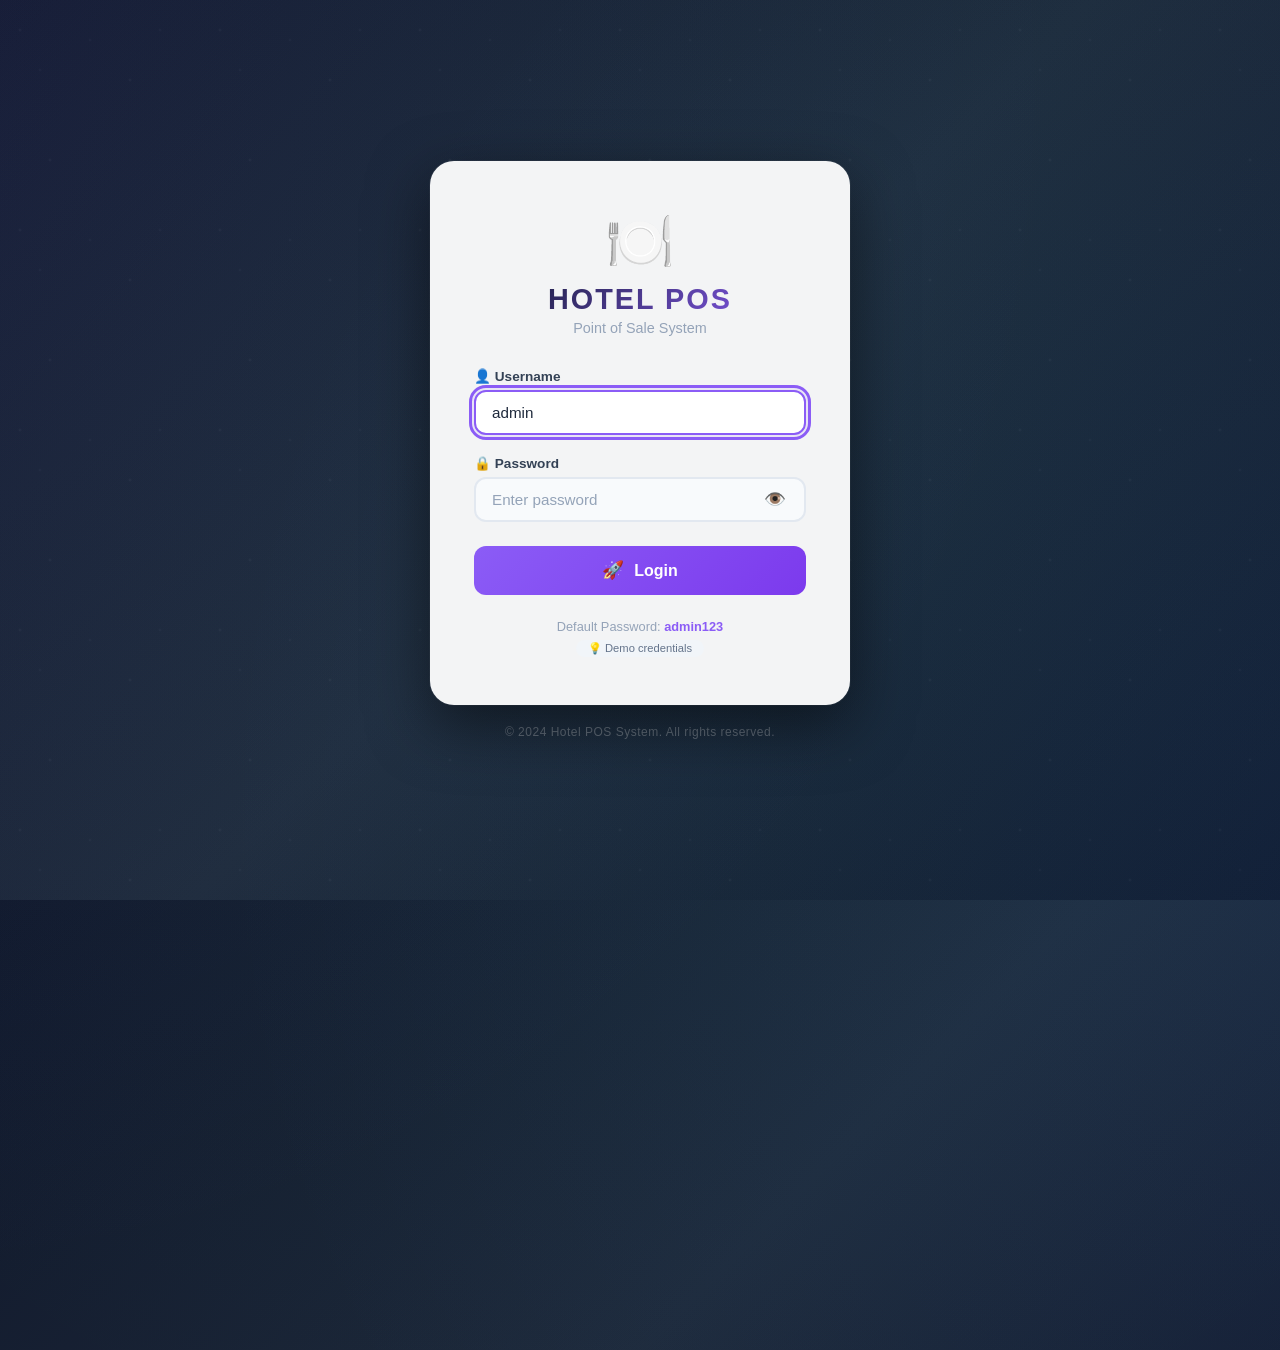
<file: items-stock.html>
<!DOCTYPE html>
<html lang="en">
<head>
    <meta charset="UTF-8" />
    <meta name="viewport" content="width=device-width, initial-scale=1.0, maximum-scale=1.0, user-scalable=no" />
    <title>Menu & Stock - Hotel POS</title>
    <link rel="stylesheet" href="style-items-stock.css" />

    <!-- ===== PWA META TAGS ===== -->
<link rel="manifest" href="manifest.json" />
<link rel="apple-touch-icon" href="icons/icon-192.png" />
<link rel="icon" href="icons/icon-192.png" />
<meta name="theme-color" content="#8b5cf6" />
<meta name="apple-mobile-web-app-capable" content="yes" />
<meta name="apple-mobile-web-app-status-bar-style" content="black-translucent" />
<meta name="apple-mobile-web-app-title" content="Hotel POS" />

</head>
<body>

<!-- ===== HEADER ===== -->
<div class="main-header">
    <div class="header-left">
        <button class="hamburger-btn" id="hamburgerBtn" onclick="toggleDropdown()">
            <span></span>
            <span></span>
            <span></span>
        </button>
        <h1>📋 MENU & STOCK</h1>
        <span class="datetime" id="datetime">--</span>
        <button id="darkModeToggle" class="theme-toggle-btn" onclick="toggleTheme()">🌙</button>
    </div>
    <div class="header-right">
        <button onclick="window.location.href='index.html'" class="back-btn">🏠 Back to POS</button>
        <button onclick="lockPage()" class="lock-btn" id="lockBtn">🔒 Lock</button>
        <button class="tab-btn" onclick="logout()" style="background:#ef4444;color:#fff;">🚪 Logout</button>
    </div>
</div>

<!-- ===== DROPDOWN MENU ===== -->
<div class="dropdown-menu" id="dropdownMenu">
    <div class="dropdown-content">
        <a href="index.html" class="dropdown-item">
            <span class="drop-icon">🧾</span>
            <span class="drop-text">POS</span>
        </a>
        <a href="index.html#history" class="dropdown-item" onclick="switchTab('history')">
            <span class="drop-icon">📜</span>
            <span class="drop-text">History</span>
        </a>
        <a href="report.html" class="dropdown-item">
            <span class="drop-icon">📊</span>
            <span class="drop-text">Report</span>
        </a>
        <a href="items-stock.html" class="dropdown-item active-link">
            <span class="drop-icon">📋</span>
            <span class="drop-text">Menu & Stock</span>
        </a>
        <a href="tables.html" class="dropdown-item">
            <span class="drop-icon">🪑</span>
            <span class="drop-text">Tables</span>
        </a>
        <a href="settings.html" class="dropdown-item">
            <span class="drop-icon">⚙️</span>
            <span class="drop-text">Settings</span>
        </a>
        <div class="dropdown-divider"></div>
        <a href="#" class="dropdown-item" onclick="toggleFullScreen();">
            <span class="drop-icon">⛶</span>
            <span class="drop-text">Full Screen</span>
        </a>
        <a href="#" class="dropdown-item" onclick="logout();">
            <span class="drop-icon">🚪</span>
            <span class="drop-text">Logout</span>
        </a>
    </div>
</div>

<!-- ===== DROPDOWN OVERLAY ===== -->
<div class="dropdown-overlay" id="dropdownOverlay" onclick="closeDropdown()"></div>

<!-- ===== PASSWORD PROTECTION OVERLAY ===== -->
<div class="password-overlay" id="passwordOverlay">
    <div class="password-box">
        <div class="password-header">
            <span class="lock-icon">🔒</span>
            <h2>Menu & Stock Management</h2>
            <p>Admin only - Please enter your password</p>
        </div>
        
        <!-- Password Input -->
        <div class="password-input-group">
            <input type="password" id="pagePasswordInput" placeholder="Enter admin password" autofocus />
            <button class="toggle-password-btn" onclick="togglePagePassword()">👁️</button>
        </div>
        
        <!-- Error Message -->
        <div class="password-error" id="passwordError"></div>
        
        <!-- Buttons -->
        <button class="password-submit-btn" onclick="verifyPagePassword()">🔓 Unlock</button>
        <button class="password-cancel-btn" onclick="window.location.href='index.html'">🏠 Back to POS</button>
        
        <!-- Footer -->
        <div class="password-footer">
            <span>Default Admin Password: <strong>admin123</strong></span>
            <br/>
            <span style="font-size:0.65rem;color:#94a3b8;">Change password in Settings → Security</span>
        </div>
    </div>
</div>

<!-- ===== MAIN CONTENT ===== -->
<div class="main-content-wrapper" id="mainContentWrapper" style="display:none;">

    <!-- ===== ACTIONS BAR ===== -->
    <div class="actions-bar">
        <button class="active" id="showAllBtn">📋 All Items</button>
        <button id="showLowStockBtn">⚠️ Low Stock</button>
        <button id="showOutOfStockBtn">🚫 Out of Stock</button>
        <button onclick="openAddCategory()" class="add-btn" style="background:#8b5cf6;">📁 Add Category</button>
        <button onclick="openAddItem()" class="add-btn" style="background:#22c55e;">➕ Add Item</button>
        <button onclick="exportData()" class="export-btn">⬇ Export CSV</button>
        <button onclick="refreshData()" class="refresh-btn">⟳ Refresh</button>
        <button onclick="lockPage()" class="lock-btn-small" style="background:#ef4444;color:white;border:none;padding:6px 14px;border-radius:6px;cursor:pointer;font-weight:500;">🔒 Lock</button>
    </div>

    <!-- ===== SUMMARY CARDS ===== -->
    <div class="stock-summary" id="stockSummary">
        <div class="summary-card">
            <div class="card-icon">📋</div>
            <div class="card-info">
                <div class="num" id="totalItems">0</div>
                <div class="label">Total Items</div>
            </div>
        </div>
        <div class="summary-card">
            <div class="card-icon">📦</div>
            <div class="card-info">
                <div class="num" id="totalStock">0</div>
                <div class="label">Total Stock</div>
            </div>
        </div>
        <div class="summary-card warning">
            <div class="card-icon">⚠️</div>
            <div class="card-info">
                <div class="num" id="lowStockCount">0</div>
                <div class="label">Low Stock Items</div>
            </div>
        </div>
        <div class="summary-card success">
            <div class="card-icon">💰</div>
            <div class="card-info">
                <div class="num" id="totalValue">Rs. 0.00</div>
                <div class="label">Total Stock Value</div>
            </div>
        </div>
    </div>

    <!-- ===== MAIN GRID: Categories + Items ===== -->
    <div class="main-grid">
        
        <!-- ===== LEFT: Categories ===== -->
        <div class="categories-section">
            <div class="section-header">
                <h3>📂 Categories</h3>
                <button onclick="openAddCategory()" class="small-add-btn">+</button>
            </div>
            <div class="categories-list" id="categoriesList">
                <!-- Rendered by JS -->
            </div>
        </div>

        <!-- ===== RIGHT: Items with Stock ===== -->
        <div class="items-section">
            <div class="section-header">
                <h3 id="categoryTitle">🍽️ All Items</h3>
                <div class="section-actions">
                    <input type="text" id="searchItems" placeholder="🔍 Search items..." oninput="searchItems(this.value)" />
                    <button onclick="openAddItem()" class="small-add-btn">+</button>
                </div>
            </div>
            <div class="items-grid" id="itemsGrid">
                <!-- Rendered by JS -->
            </div>
        </div>

    </div>

    <!-- ===== CATEGORY MODAL ===== -->
    <div class="modal-overlay" id="categoryModal">
        <div class="modal modal-small">
            <div class="modal-header">
                <h2 id="categoryModalTitle">📁 Add Category</h2>
                <button class="close-btn" onclick="closeCategoryModal()">✕</button>
            </div>
            <div class="modal-body">
                <label>Category Name</label>
                <input type="text" id="categoryName" placeholder="e.g. Appetizers" />
                
                <label>Category Icon</label>
                <select id="categoryIcon">
                    <option value="🍽️">🍽️ Main Dishes</option>
                    <option value="🥤">🥤 Beverages</option>
                    <option value="🍰">🍰 Desserts</option>
                    <option value="🍣">🍣 Seafood</option>
                    <option value="🥗">🥗 Salads</option>
                    <option value="🍜">🍜 Soups</option>
                    <option value="🍕">🍕 Fast Food</option>
                    <option value="📦">📦 Other</option>
                </select>
                
                <input type="hidden" id="editCategoryId" value="" />
                
                <div class="modal-actions">
                    <button class="save-btn" onclick="saveCategory()">💾 Save</button>
                    <button class="delete-btn" id="deleteCategoryBtn" style="display:none;" onclick="deleteCategory()">🗑 Delete</button>
                    <button class="cancel-btn" onclick="closeCategoryModal()">✕ Cancel</button>
                </div>
            </div>
        </div>
    </div>

    <!-- ===== ITEM MODAL ===== -->
    <div class="modal-overlay" id="itemModal">
        <div class="modal modal-small">
            <div class="modal-header">
                <h2 id="itemModalTitle">➕ Add Item</h2>
                <button class="close-btn" onclick="closeItemModal()">✕</button>
            </div>
            <div class="modal-body">
                <label>Item Name</label>
                <input type="text" id="itemName" placeholder="e.g. Burger" />
                
                <label>Price (Rs.)</label>
                <input type="number" id="itemPrice" placeholder="0.00" step="0.01" min="0" />
                
                <label>Category</label>
                <select id="itemCategory">
                    <!-- Rendered by JS -->
                </select>
                
                <label>Stock Quantity</label>
                <input type="number" id="itemStock" placeholder="0" step="1" min="0" />
                
                <label>Min Stock Alert</label>
                <input type="number" id="itemMinStock" placeholder="5" step="1" min="0" value="5" />
                
                <input type="hidden" id="editItemId" value="" />
                
                <div class="modal-actions">
                    <button class="save-btn" onclick="saveItem()">💾 Save</button>
                    <button class="delete-btn" id="deleteItemBtn" style="display:none;" onclick="deleteItem()">🗑 Delete</button>
                    <button class="cancel-btn" onclick="closeItemModal()">✕ Cancel</button>
                </div>
            </div>
        </div>
    </div>

    <!-- ===== LOW STOCK ALERT MODAL ===== -->
    <div class="modal-overlay" id="alertModal">
        <div class="modal modal-small alert-modal">
            <div class="modal-header alert-header">
                <h2>⚠️ Low Stock Alert</h2>
                <button class="close-btn" onclick="closeAlert()">✕</button>
            </div>
            <div class="alert-body" id="alertBody">
                <!-- Rendered by JS -->
            </div>
        </div>
    </div>

    <!-- ===== TOAST NOTIFICATION ===== -->
    <div id="toast"></div>

</div>

<script>
// ============================================================
//  DATA KEYS
// ============================================================
const ITEMS_KEY = 'hotel_items';
const STOCK_KEY = 'hotel_stock';
const CATEGORIES_KEY = 'hotel_categories';

// ============================================================
//  PAGE LOCK / UNLOCK FUNCTIONS
// ============================================================

// Get admin password from localStorage (set in settings)
function getAdminPassword() {
    try {
        const stored = localStorage.getItem('hotel_password');
        if (!stored) {
            // Set default password if not exists
            localStorage.setItem('hotel_password', 'admin123');
            return 'admin123';
        }
        return stored;
    } catch (e) {
        return 'admin123';
    }
}

// Check if page is locked
function isPageLocked() {
    try {
        // Check if this page is locked separately
        const locked = localStorage.getItem('menu_stock_locked');
        // If no value set, lock by default
        if (locked === null) {
            localStorage.setItem('menu_stock_locked', 'true');
            return true;
        }
        return locked === 'true';
    } catch (e) {
        return true;
    }
}

// Lock the page
function lockPage() {
    if (confirm('🔒 Lock Menu & Stock page? You will need to enter password again.')) {
        localStorage.setItem('menu_stock_locked', 'true');
        document.getElementById('mainContentWrapper').style.display = 'none';
        document.getElementById('passwordOverlay').style.display = 'flex';
        document.getElementById('pagePasswordInput').value = '';
        document.getElementById('passwordError').style.display = 'none';
        setTimeout(() => { document.getElementById('pagePasswordInput').focus(); }, 200);
        showToast('🔒 Page locked!');
    }
}

// Verify page password
function verifyPagePassword() {
    const input = document.getElementById('pagePasswordInput');
    const error = document.getElementById('passwordError');
    const password = input.value.trim();
    const storedPassword = getAdminPassword();
    
    // Clear previous error
    error.style.display = 'none';
    error.textContent = '';
    
    if (!password) {
        error.textContent = '❌ Please enter your password!';
        error.style.display = 'block';
        input.focus();
        return;
    }
    
    // Check if user is admin
    const username = localStorage.getItem('hotel_username');
    if (username !== 'admin') {
        error.textContent = '❌ Only admin can access this page!';
        error.style.display = 'block';
        input.value = '';
        input.focus();
        return;
    }
    
    if (password === storedPassword) {
        // Unlock
        localStorage.setItem('menu_stock_locked', 'false');
        document.getElementById('passwordOverlay').style.display = 'none';
        document.getElementById('mainContentWrapper').style.display = 'block';
        error.style.display = 'none';
        input.value = '';
        
        // Load data and render
        loadData();
        renderAll();
        showToast('🔓 Page unlocked!');
    } else {
        error.textContent = '❌ Invalid password! Please try again.';
        error.style.display = 'block';
        input.value = '';
        input.focus();
        
        // Shake animation
        const box = document.querySelector('.password-box');
        if (box) {
            box.style.animation = 'shake 0.5s ease';
            setTimeout(() => { box.style.animation = ''; }, 500);
        }
    }
}

// Toggle password visibility
function togglePagePassword() {
    const input = document.getElementById('pagePasswordInput');
    const btn = document.querySelector('.toggle-password-btn');
    if (input.type === 'password') {
        input.type = 'text';
        btn.textContent = '🙈';
    } else {
        input.type = 'password';
        btn.textContent = '👁️';
    }
}

// Check page lock on load
function checkPageLock() {
    // First check if user is admin
    const username = localStorage.getItem('hotel_username');
    if (username !== 'admin') {
        // Non-admin users: show access denied
        document.getElementById('passwordOverlay').style.display = 'flex';
        document.getElementById('mainContentWrapper').style.display = 'none';
        document.querySelector('.password-header h2').textContent = '⛔ Access Denied';
        document.querySelector('.password-header p').textContent = 'Only admin can access Menu & Stock management';
        document.querySelector('.password-submit-btn').style.display = 'none';
        document.querySelector('.password-input-group').style.display = 'none';
        document.querySelector('.password-footer').innerHTML = `
            <span style="color:#ef4444;">⛔ Admin access only</span>
            <br/>
            <button onclick="window.location.href='index.html'" style="margin-top:8px;padding:8px 20px;border:none;border-radius:8px;background:#8b5cf6;color:white;cursor:pointer;font-weight:600;">🏠 Back to POS</button>
        `;
        return;
    }
    
    // Admin user: check lock status
    const locked = isPageLocked();
    if (locked) {
        document.getElementById('passwordOverlay').style.display = 'flex';
        document.getElementById('mainContentWrapper').style.display = 'none';
        document.querySelector('.password-header h2').textContent = '🔒 Menu & Stock Management';
        document.querySelector('.password-header p').textContent = 'Admin only - Please enter your password';
        document.querySelector('.password-submit-btn').style.display = 'block';
        document.querySelector('.password-input-group').style.display = 'block';
        document.querySelector('.password-footer').innerHTML = `
            <span>Default Admin Password: <strong>admin123</strong></span>
            <br/>
            <span style="font-size:0.65rem;color:#94a3b8;">Change password in Settings → Security</span>
        `;
        setTimeout(() => { document.getElementById('pagePasswordInput').focus(); }, 300);
    } else {
        document.getElementById('passwordOverlay').style.display = 'none';
        document.getElementById('mainContentWrapper').style.display = 'block';
        loadData();
        renderAll();
    }
}

// ============================================================
//  DATA
// ============================================================
let items = [];
let stockItems = [];
let categories = [];
let selectedCategory = null;
let currentFilter = 'all';
let searchQuery = '';

// ============================================================
//  LOAD / SAVE DATA
// ============================================================
function loadData() {
    try {
        // Load Items
        const storedItems = localStorage.getItem(ITEMS_KEY);
        if (storedItems) {
            items = JSON.parse(storedItems);
        } else {
            items = [
                { id: 1, name: '🍔 Burger', price: 8.99, category: 'main' },
                { id: 2, name: '🍕 Pizza', price: 10.99, category: 'main' },
                { id: 3, name: '🍝 Pasta', price: 9.99, category: 'main' },
                { id: 4, name: '🥗 Salad', price: 6.99, category: 'main' },
                { id: 5, name: '🥤 Soda', price: 2.99, category: 'drinks' },
                { id: 6, name: '🧃 Juice', price: 3.49, category: 'drinks' },
                { id: 7, name: '☕ Coffee', price: 2.99, category: 'drinks' },
                { id: 8, name: '🍰 Cake', price: 4.99, category: 'desserts' },
                { id: 9, name: '🍦 Ice Cream', price: 3.99, category: 'desserts' },
            ];
            saveItems();
        }

        // Load Stock
        const storedStock = localStorage.getItem(STOCK_KEY);
        if (storedStock) {
            stockItems = JSON.parse(storedStock);
        } else {
            stockItems = items.map(item => ({
                id: item.id,
                name: item.name,
                price: item.price,
                category: item.category || 'other',
                stock: 15,
                minStock: 5
            }));
            saveStock();
        }

        // Sync stock with items
        items.forEach(item => {
            const stockItem = stockItems.find(s => s.id === item.id);
            if (!stockItem) {
                stockItems.push({
                    id: item.id,
                    name: item.name,
                    price: item.price,
                    category: item.category || 'other',
                    stock: 15,
                    minStock: 5
                });
            } else {
                stockItem.name = item.name;
                stockItem.price = item.price;
                stockItem.category = item.category || 'other';
            }
        });
        
        // Remove stock items that don't have corresponding menu items
        stockItems = stockItems.filter(s => items.some(i => i.id === s.id));
        saveStock();
        saveItems();

        // Load Categories
        const storedCategories = localStorage.getItem(CATEGORIES_KEY);
        if (storedCategories) {
            categories = JSON.parse(storedCategories);
        } else {
            categories = [
                { id: 'main', name: 'Main Dishes', icon: '🍽️' },
                { id: 'drinks', name: 'Beverages', icon: '🥤' },
                { id: 'desserts', name: 'Desserts', icon: '🍰' }
            ];
            saveCategories();
        }

    } catch (e) {
        console.error('Load error:', e);
        items = [];
        stockItems = [];
        categories = [];
    }
}

function saveItems() { localStorage.setItem(ITEMS_KEY, JSON.stringify(items)); }
function saveStock() { localStorage.setItem(STOCK_KEY, JSON.stringify(stockItems)); }
function saveCategories() { localStorage.setItem(CATEGORIES_KEY, JSON.stringify(categories)); }

// ============================================================
//  THEME FUNCTIONS
// ============================================================
function toggleTheme() {
    const body = document.body;
    const btn = document.getElementById('darkModeToggle');
    const isDark = body.classList.contains('theme-dark');
    
    if (isDark) {
        body.classList.remove('theme-dark');
        btn.textContent = '🌙';
        localStorage.setItem('theme', 'light');
    } else {
        body.classList.add('theme-dark');
        btn.textContent = '☀️';
        localStorage.setItem('theme', 'dark');
    }
}

function loadSavedTheme() {
    const savedTheme = localStorage.getItem('theme');
    const btn = document.getElementById('darkModeToggle');
    if (savedTheme === 'dark') {
        document.body.classList.add('theme-dark');
        if (btn) btn.textContent = '☀️';
    } else {
        document.body.classList.remove('theme-dark');
        if (btn) btn.textContent = '🌙';
    }
}

// ============================================================
//  HELPER FUNCTIONS
// ============================================================
function getStockForItem(itemId) {
    const stockItem = stockItems.find(s => s.id === itemId);
    return stockItem ? stockItem.stock : 0;
}

function getStockColor(stock) {
    if (stock < 5) return 'stock-danger';
    else if (stock < 10) return 'stock-warning';
    else return 'stock-success';
}

function getStockStatus(stock) {
    if (stock < 5) return '🔴 Very Low';
    else if (stock < 10) return '🟡 Low';
    else return '🟢 Sufficient';
}

function getCategoryDisplay(id) {
    const cat = categories.find(c => c.id === id);
    return cat ? `${cat.icon} ${cat.name}` : '📦 Other';
}

function getCategoryIcon(id) {
    const cat = categories.find(c => c.id === id);
    return cat ? cat.icon : '📦';
}

// ============================================================
//  CLOCK
// ============================================================
function updateClock() {
    const now = new Date();
    const d = now.toLocaleDateString('en-US', { month: '2-digit', day: '2-digit', year: 'numeric' });
    const t = now.toLocaleTimeString('en-US', { hour12: true, hour: '2-digit', minute: '2-digit', second: '2-digit' });
    document.getElementById('datetime').textContent = `${d} ${t}`;
}
updateClock();
setInterval(updateClock, 1000);

// ============================================================
//  DROPDOWN MENU
// ============================================================
function toggleDropdown() {
    const btn = document.getElementById('hamburgerBtn');
    const menu = document.getElementById('dropdownMenu');
    const overlay = document.getElementById('dropdownOverlay');
    
    btn.classList.toggle('open');
    menu.classList.toggle('open');
    overlay.classList.toggle('active');
    document.body.style.overflow = menu.classList.contains('open') ? 'hidden' : '';
}

function closeDropdown() {
    document.getElementById('hamburgerBtn').classList.remove('open');
    document.getElementById('dropdownMenu').classList.remove('open');
    document.getElementById('dropdownOverlay').classList.remove('active');
    document.body.style.overflow = '';
}

// ============================================================
//  RENDER ALL
// ============================================================
function renderAll() {
    renderCategories();
    renderItems();
    updateSummary();
    populateCategorySelect();
    checkLowStock();
}

function renderCategories() {
    const container = document.getElementById('categoriesList');
    
    if (categories.length === 0) {
        container.innerHTML = `
            <div class="empty-state-small">
                No categories yet
                <button onclick="openAddCategory()" class="small-add-btn">+ Add</button>
            </div>
        `;
        return;
    }
    
    let html = '';
    categories.forEach(cat => {
        const itemCount = items.filter(i => i.category === cat.id).length;
        const isActive = selectedCategory === cat.id;
        
        html += `
            <div class="category-item ${isActive ? 'active' : ''}" onclick="selectCategory('${cat.id}')">
                <span class="cat-icon">${cat.icon}</span>
                <span class="cat-name">${cat.name}</span>
                <span class="cat-count">${itemCount}</span>
                <button class="cat-edit-btn" onclick="event.stopPropagation();editCategory('${cat.id}')">✎</button>
            </div>
        `;
    });
    
    // All items option
    html += `
        <div class="category-item ${!selectedCategory ? 'active' : ''}" onclick="selectCategory(null)">
            <span class="cat-icon">📋</span>
            <span class="cat-name">All Items</span>
            <span class="cat-count">${items.length}</span>
        </div>
    `;
    
    container.innerHTML = html;
}

function renderItems() {
    const container = document.getElementById('itemsGrid');
    const title = document.getElementById('categoryTitle');
    
    let filteredItems = [...items];
    
    // Filter by category
    if (selectedCategory) {
        filteredItems = filteredItems.filter(i => i.category === selectedCategory);
        const cat = categories.find(c => c.id === selectedCategory);
        title.textContent = `${cat ? cat.icon : '📁'} ${cat ? cat.name : 'Items'}`;
    } else {
        title.textContent = '🍽️ All Items';
    }
    
    // Filter by search
    if (searchQuery) {
        filteredItems = filteredItems.filter(i => 
            i.name.toLowerCase().includes(searchQuery.toLowerCase())
        );
    }
    
    // Filter by stock status
    if (currentFilter === 'low') {
        filteredItems = filteredItems.filter(i => getStockForItem(i.id) < 5 && getStockForItem(i.id) > 0);
    } else if (currentFilter === 'out') {
        filteredItems = filteredItems.filter(i => getStockForItem(i.id) <= 0);
    }
    
    // Sort by name
    filteredItems.sort((a, b) => a.name.localeCompare(b.name));
    
    if (filteredItems.length === 0) {
        container.innerHTML = `
            <div class="empty-state-small" style="grid-column:1/-1;text-align:center;padding:40px 20px;color:#94a3b8;">
                No items found
                <br/>
                <button onclick="openAddItem()" class="small-add-btn" style="margin-top:8px;">+ Add Item</button>
            </div>
        `;
        return;
    }
    
    let html = '';
    filteredItems.forEach(item => {
        const stock = getStockForItem(item.id);
        const colorClass = getStockColor(stock);
        const status = getStockStatus(stock);
        const totalValue = item.price * stock;
        
        html += `
            <div class="item-card ${colorClass}">
                <div class="item-header">
                    <span class="item-name">${item.name}</span>
                    <span class="item-price">Rs. ${item.price.toFixed(2)}</span>
                </div>
                <div class="item-details">
                    <span class="item-category">${getCategoryDisplay(item.category)}</span>
                    <span class="item-stock ${colorClass}">📦 ${stock} (${status})</span>
                    <span class="item-value">💰 Rs. ${totalValue.toFixed(2)}</span>
                </div>
                <div class="item-actions">
                    <button onclick="editItem(${item.id})" class="action-btn edit-btn" title="Edit">✎</button>
                    <button onclick="addStock(${item.id})" class="action-btn add-stock-btn" title="Add Stock">➕</button>
                    <button onclick="removeStock(${item.id})" class="action-btn remove-stock-btn" title="Remove Stock">➖</button>
                    <button onclick="deleteItemConfirm(${item.id})" class="action-btn delete-btn" title="Delete">✕</button>
                </div>
            </div>
        `;
    });
    
    container.innerHTML = html;
}

function updateSummary() {
    const total = items.length;
    const totalStockQty = stockItems.reduce((sum, s) => sum + s.stock, 0);
    const lowItems = stockItems.filter(s => s.stock < 5 && s.stock > 0).length;
    const outItems = stockItems.filter(s => s.stock <= 0).length;
    const totalVal = stockItems.reduce((sum, s) => sum + (s.price * s.stock), 0);
    
    document.getElementById('totalItems').textContent = total;
    document.getElementById('totalStock').textContent = totalStockQty;
    document.getElementById('lowStockCount').textContent = lowItems + outItems;
    document.getElementById('totalValue').textContent = `Rs. ${totalVal.toFixed(2)}`;
}

function populateCategorySelect() {
    const select = document.getElementById('itemCategory');
    const currentValue = select.value;
    
    select.innerHTML = categories.map(cat => 
        `<option value="${cat.id}">${cat.icon} ${cat.name}</option>`
    ).join('');
    
    if (currentValue) {
        select.value = currentValue;
    }
}

// ============================================================
//  CATEGORY FUNCTIONS
// ============================================================
function selectCategory(catId) {
    selectedCategory = catId;
    renderCategories();
    renderItems();
}

function openAddCategory() {
    document.getElementById('categoryModalTitle').textContent = '📁 Add Category';
    document.getElementById('categoryName').value = '';
    document.getElementById('categoryIcon').value = '🍽️';
    document.getElementById('editCategoryId').value = '';
    document.getElementById('deleteCategoryBtn').style.display = 'none';
    document.getElementById('categoryModal').classList.add('open');
    setTimeout(() => document.getElementById('categoryName').focus(), 100);
}

function editCategory(catId) {
    const cat = categories.find(c => c.id === catId);
    if (!cat) return;
    
    document.getElementById('categoryModalTitle').textContent = '✎ Edit Category';
    document.getElementById('categoryName').value = cat.name;
    document.getElementById('categoryIcon').value = cat.icon;
    document.getElementById('editCategoryId').value = catId;
    document.getElementById('deleteCategoryBtn').style.display = 'block';
    document.getElementById('categoryModal').classList.add('open');
    setTimeout(() => document.getElementById('categoryName').focus(), 100);
}

function saveCategory() {
    const name = document.getElementById('categoryName').value.trim();
    const icon = document.getElementById('categoryIcon').value;
    const editId = document.getElementById('editCategoryId').value;
    
    if (!name) {
        showToast('⚠️ Please enter category name!');
        document.getElementById('categoryName').focus();
        return;
    }
    
    const id = name.toLowerCase().replace(/[^a-z0-9]/g, '_');
    
    if (editId) {
        // Edit existing
        const index = categories.findIndex(c => c.id === editId);
        if (index !== -1) {
            // Update items with new category id
            items.forEach(item => {
                if (item.category === editId) {
                    item.category = id;
                }
            });
            categories[index] = { id, name, icon };
            saveCategories();
            saveItems();
            showToast(`✅ "${name}" updated!`);
        }
    } else {
        // Add new
        if (categories.find(c => c.id === id)) {
            showToast('⚠️ Category already exists!');
            return;
        }
        categories.push({ id, name, icon });
        saveCategories();
        showToast(`✅ "${name}" added!`);
    }
    
    closeCategoryModal();
    renderAll();
}

function deleteCategory() {
    const editId = document.getElementById('editCategoryId').value;
    if (!editId) return;
    
    const cat = categories.find(c => c.id === editId);
    if (!cat) return;
    
    if (!confirm(`Delete category "${cat.name}"? Items will be moved to "Other".`)) return;
    
    // Move items to 'other' category
    items.forEach(item => {
        if (item.category === editId) {
            item.category = 'other';
        }
    });
    saveItems();
    
    categories = categories.filter(c => c.id !== editId);
    saveCategories();
    
    closeCategoryModal();
    renderAll();
    showToast(`✅ "${cat.name}" deleted!`);
}

function closeCategoryModal() {
    document.getElementById('categoryModal').classList.remove('open');
}

// ============================================================
//  ITEM FUNCTIONS
// ============================================================
function openAddItem() {
    document.getElementById('itemModalTitle').textContent = '➕ Add Item';
    document.getElementById('itemName').value = '';
    document.getElementById('itemPrice').value = '';
    document.getElementById('itemStock').value = '';
    document.getElementById('itemMinStock').value = '5';
    document.getElementById('editItemId').value = '';
    document.getElementById('deleteItemBtn').style.display = 'none';
    populateCategorySelect();
    document.getElementById('itemModal').classList.add('open');
    setTimeout(() => document.getElementById('itemName').focus(), 100);
}

function editItem(itemId) {
    const item = items.find(i => i.id === itemId);
    if (!item) return;
    
    const stock = getStockForItem(itemId);
    const minStock = stockItems.find(s => s.id === itemId)?.minStock || 5;
    
    document.getElementById('itemModalTitle').textContent = '✎ Edit Item';
    document.getElementById('itemName').value = item.name;
    document.getElementById('itemPrice').value = item.price;
    document.getElementById('itemStock').value = stock;
    document.getElementById('itemMinStock').value = minStock;
    document.getElementById('editItemId').value = itemId;
    document.getElementById('deleteItemBtn').style.display = 'block';
    populateCategorySelect();
    document.getElementById('itemCategory').value = item.category || 'main';
    document.getElementById('itemModal').classList.add('open');
    setTimeout(() => document.getElementById('itemName').focus(), 100);
}

function saveItem() {
    const name = document.getElementById('itemName').value.trim();
    const price = parseFloat(document.getElementById('itemPrice').value);
    const category = document.getElementById('itemCategory').value;
    const stock = parseInt(document.getElementById('itemStock').value) || 0;
    const minStock = parseInt(document.getElementById('itemMinStock').value) || 5;
    const editId = document.getElementById('editItemId').value;
    
    if (!name) {
        showToast('⚠️ Please enter item name!');
        document.getElementById('itemName').focus();
        return;
    }
    if (isNaN(price) || price < 0) {
        showToast('⚠️ Please enter valid price!');
        document.getElementById('itemPrice').focus();
        return;
    }
    
    if (editId) {
        // Edit existing
        const id = parseInt(editId);
        const itemIndex = items.findIndex(i => i.id === id);
        if (itemIndex !== -1) {
            items[itemIndex] = { ...items[itemIndex], name, price, category };
            saveItems();
            
            const stockIndex = stockItems.findIndex(s => s.id === id);
            if (stockIndex !== -1) {
                stockItems[stockIndex] = { ...stockItems[stockIndex], name, price, category, stock, minStock };
                saveStock();
            }
            showToast(`✅ "${name}" updated!`);
        }
    } else {
        // Add new
        const newId = items.length > 0 ? Math.max(...items.map(i => i.id)) + 1 : 1;
        
        items.push({ id: newId, name, price, category });
        saveItems();
        
        stockItems.push({ id: newId, name, price, category, stock, minStock });
        saveStock();
        
        showToast(`✅ "${name}" added!`);
    }
    
    closeItemModal();
    renderAll();
}

function deleteItem() {
    const editId = document.getElementById('editItemId').value;
    if (!editId) return;
    
    const id = parseInt(editId);
    const item = items.find(i => i.id === id);
    if (!item) return;
    
    if (!confirm(`Delete "${item.name}" permanently?`)) return;
    
    items = items.filter(i => i.id !== id);
    saveItems();
    
    stockItems = stockItems.filter(s => s.id !== id);
    saveStock();
    
    closeItemModal();
    renderAll();
    showToast(`✅ "${item.name}" deleted!`);
}

function deleteItemConfirm(itemId) {
    const item = items.find(i => i.id === itemId);
    if (!item) return;
    if (!confirm(`Delete "${item.name}" permanently?`)) return;
    
    items = items.filter(i => i.id !== itemId);
    saveItems();
    
    stockItems = stockItems.filter(s => s.id !== itemId);
    saveStock();
    
    renderAll();
    showToast(`✅ "${item.name}" deleted!`);
}

function closeItemModal() {
    document.getElementById('itemModal').classList.remove('open');
}

// ============================================================
//  STOCK FUNCTIONS
// ============================================================
function addStock(itemId) {
    const item = items.find(i => i.id === itemId);
    if (!item) return;
    
    const currentStock = getStockForItem(itemId);
    const amount = prompt(`Add stock for "${item.name}":\nCurrent Stock: ${currentStock}`, '10');
    if (amount === null) return;
    
    const qty = parseInt(amount);
    if (isNaN(qty) || qty <= 0) {
        showToast('⚠️ Please enter valid quantity!');
        return;
    }
    
    const stockItem = stockItems.find(s => s.id === itemId);
    if (stockItem) {
        stockItem.stock += qty;
        saveStock();
        renderAll();
        showToast(`✅ Added ${qty} stock to "${item.name}"\nNew Stock: ${stockItem.stock}`);
    }
}

function removeStock(itemId) {
    const item = items.find(i => i.id === itemId);
    if (!item) return;
    
    const currentStock = getStockForItem(itemId);
    if (currentStock <= 0) {
        showToast(`⚠️ "${item.name}" has no stock to remove!`);
        return;
    }
    
    const amount = prompt(`Remove stock for "${item.name}":\nCurrent Stock: ${currentStock}`, '1');
    if (amount === null) return;
    
    const qty = parseInt(amount);
    if (isNaN(qty) || qty <= 0) {
        showToast('⚠️ Please enter valid quantity!');
        return;
    }
    
    if (qty > currentStock) {
        showToast(`⚠️ Cannot remove more than current stock (${currentStock})!`);
        return;
    }
    
    const stockItem = stockItems.find(s => s.id === itemId);
    if (stockItem) {
        stockItem.stock -= qty;
        saveStock();
        renderAll();
        showToast(`✅ Removed ${qty} stock from "${item.name}"\nNew Stock: ${stockItem.stock}`);
    }
}

// ============================================================
//  SEARCH FUNCTION
// ============================================================
function searchItems(query) {
    searchQuery = query;
    renderItems();
}

// ============================================================
//  FILTER FUNCTIONS
// ============================================================
function setFilter(filter) {
    currentFilter = filter;
    document.querySelectorAll('.actions-bar button').forEach(b => {
        b.classList.remove('active');
        b.style.background = 'white';
        b.style.color = '#475569';
        b.style.borderColor = '#e2e8f0';
    });
    
    const btnMap = {
        'all': 'showAllBtn',
        'low': 'showLowStockBtn',
        'out': 'showOutOfStockBtn'
    };
    
    const btn = document.getElementById(btnMap[filter]);
    if (btn) {
        btn.classList.add('active');
        btn.style.background = '#8b5cf6';
        btn.style.color = 'white';
        btn.style.borderColor = '#8b5cf6';
    }
    
    renderItems();
}

// ============================================================
//  LOW STOCK ALERT
// ============================================================
function checkLowStock() {
    const lowItems = stockItems.filter(s => s.stock < 5 && s.stock > 0);
    const outItems = stockItems.filter(s => s.stock <= 0);
    
    if (lowItems.length === 0 && outItems.length === 0) return;
    
    // Show alert modal
    const alertBody = document.getElementById('alertBody');
    let html = `
        <div class="alert-icon">⚠️</div>
        <div class="alert-title">Low Stock Alert!</div>
        <div class="alert-message">${lowItems.length} items are critically low, ${outItems.length} items are out of stock.</div>
        <div class="alert-list">
    `;
    
    [...lowItems, ...outItems].forEach(item => {
        const isOut = item.stock <= 0;
        html += `
            <div class="alert-item ${isOut ? 'danger' : 'warning'}">
                <div class="alert-item-info">
                    <span class="alert-item-name"><strong>${item.name}</strong></span>
                    <span class="alert-item-stock" style="color:${isOut ? '#dc2626' : '#d97706'};">Stock: ${item.stock}</span>
                    <span class="alert-item-min">Min: ${item.minStock}</span>
                </div>
                <button onclick="addStock(${item.id});closeAlert();" class="add-stock-small">➕ Add</button>
            </div>
        `;
    });
    
    html += `
        </div>
        <button onclick="closeAlert()" class="alert-close-btn">Got it!</button>
    `;
    
    alertBody.innerHTML = html;
    document.getElementById('alertModal').classList.add('open');
}

function closeAlert() {
    document.getElementById('alertModal').classList.remove('open');
}

// ============================================================
//  EXPORT DATA
// ============================================================
function exportData() {
    if (items.length === 0) {
        showToast('⚠️ No data to export!');
        return;
    }
    
    let csv = 'Item Name,Category,Price (Rs.),Stock,Min Stock,Total Value (Rs.),Status\n';
    items.forEach(item => {
        const stock = getStockForItem(item.id);
        const minStock = stockItems.find(s => s.id === item.id)?.minStock || 5;
        const total = item.price * stock;
        const status = getStockStatus(stock).replace(/[🔴🟡🟢]/g, '').trim();
        csv += `"${item.name}","${getCategoryDisplay(item.category).replace(/[^\w\s]/g, '').trim()}",${item.price.toFixed(2)},${stock},${minStock},${total.toFixed(2)},${status}\n`;
    });
    
    const blob = new Blob([csv], { type: 'text/csv;charset=utf-8;' });
    const url = URL.createObjectURL(blob);
    const a = document.createElement('a');
    a.href = url;
    a.download = `menu_stock_${new Date().toISOString().split('T')[0]}.csv`;
    document.body.appendChild(a);
    a.click();
    document.body.removeChild(a);
    URL.revokeObjectURL(url);
    
    showToast('✅ Data exported!');
}

// ============================================================
//  REFRESH
// ============================================================
function refreshData() {
    loadData();
    renderAll();
    showToast('🔄 Refreshed!');
}

// ============================================================
//  TOAST
// ============================================================
function showToast(message) {
    const toast = document.getElementById('toast');
    toast.textContent = message;
    toast.className = 'show';
    clearTimeout(toast._timeout);
    toast._timeout = setTimeout(() => {
        toast.className = '';
    }, 3000);
}

// ============================================================
//  FULL SCREEN
// ============================================================
function toggleFullScreen() {
    if (!document.fullscreenElement && !document.webkitFullscreenElement) {
        const el = document.documentElement;
        if (el.requestFullscreen) el.requestFullscreen();
        else if (el.webkitRequestFullscreen) el.webkitRequestFullscreen();
    } else {
        if (document.exitFullscreen) document.exitFullscreen();
        else if (document.webkitExitFullscreen) document.webkitExitFullscreen();
    }
}

// ============================================================
//  LOGOUT
// ============================================================
function logout() {
    if (confirm('Are you sure you want to logout?')) {
        // Lock the page when logging out
        localStorage.setItem('menu_stock_locked', 'true');
        localStorage.removeItem('hotel_logged_in');
        localStorage.removeItem('hotel_username');
        window.location.href = 'login.html';
    }
}

// ============================================================
//  CHECK LOGIN STATUS
// ============================================================
function checkLoginStatus() {
    const isLoggedIn = localStorage.getItem('hotel_logged_in');
    if (isLoggedIn !== 'true') {
        window.location.href = 'login.html';
    }
}

// ============================================================
//  KEYBOARD SHORTCUTS
// ============================================================
document.addEventListener('keydown', function(e) {
    if (e.key === 'Escape') {
        closeCategoryModal();
        closeItemModal();
        closeAlert();
        closeDropdown();
    }
    if ((e.ctrlKey || e.metaKey) && e.key === 'r') {
        e.preventDefault();
        refreshData();
    }
    if ((e.ctrlKey || e.metaKey) && e.key === 'l') {
        e.preventDefault();
        lockPage();
    }
});

// ============================================================
//  INIT
// ============================================================
document.addEventListener('DOMContentLoaded', function() {
    checkLoginStatus();
    loadSavedTheme();
    
    // Check page lock status
    checkPageLock();
    
    // Event listeners for filter buttons
    document.getElementById('showAllBtn').addEventListener('click', () => setFilter('all'));
    document.getElementById('showLowStockBtn').addEventListener('click', () => setFilter('low'));
    document.getElementById('showOutOfStockBtn').addEventListener('click', () => setFilter('out'));
    
    // Enter key for password
    document.getElementById('pagePasswordInput').addEventListener('keydown', function(e) {
        if (e.key === 'Enter') {
            verifyPagePassword();
        }
    });
    
    // Enter key for modals
    document.getElementById('categoryName').addEventListener('keydown', function(e) {
        if (e.key === 'Enter') saveCategory();
    });
    document.getElementById('itemName').addEventListener('keydown', function(e) {
        if (e.key === 'Enter') saveItem();
    });
});

// ============================================================
//  EXPORT FUNCTIONS
// ============================================================
window.toggleTheme = toggleTheme;
window.toggleDropdown = toggleDropdown;
window.closeDropdown = closeDropdown;
window.toggleFullScreen = toggleFullScreen;
window.logout = logout;
window.showToast = showToast;
window.lockPage = lockPage;
window.verifyPagePassword = verifyPagePassword;
window.togglePagePassword = togglePagePassword;
window.openAddCategory = openAddCategory;
window.openAddItem = openAddItem;
window.saveCategory = saveCategory;
window.saveItem = saveItem;
window.deleteCategory = deleteCategory;
window.deleteItem = deleteItem;
window.deleteItemConfirm = deleteItemConfirm;
window.editCategory = editCategory;
window.editItem = editItem;
window.addStock = addStock;
window.removeStock = removeStock;
window.selectCategory = selectCategory;
window.searchItems = searchItems;
window.closeCategoryModal = closeCategoryModal;
window.closeItemModal = closeItemModal;
window.closeAlert = closeAlert;
window.exportData = exportData;
window.refreshData = refreshData;
</script>

</body>
</html>
</file>
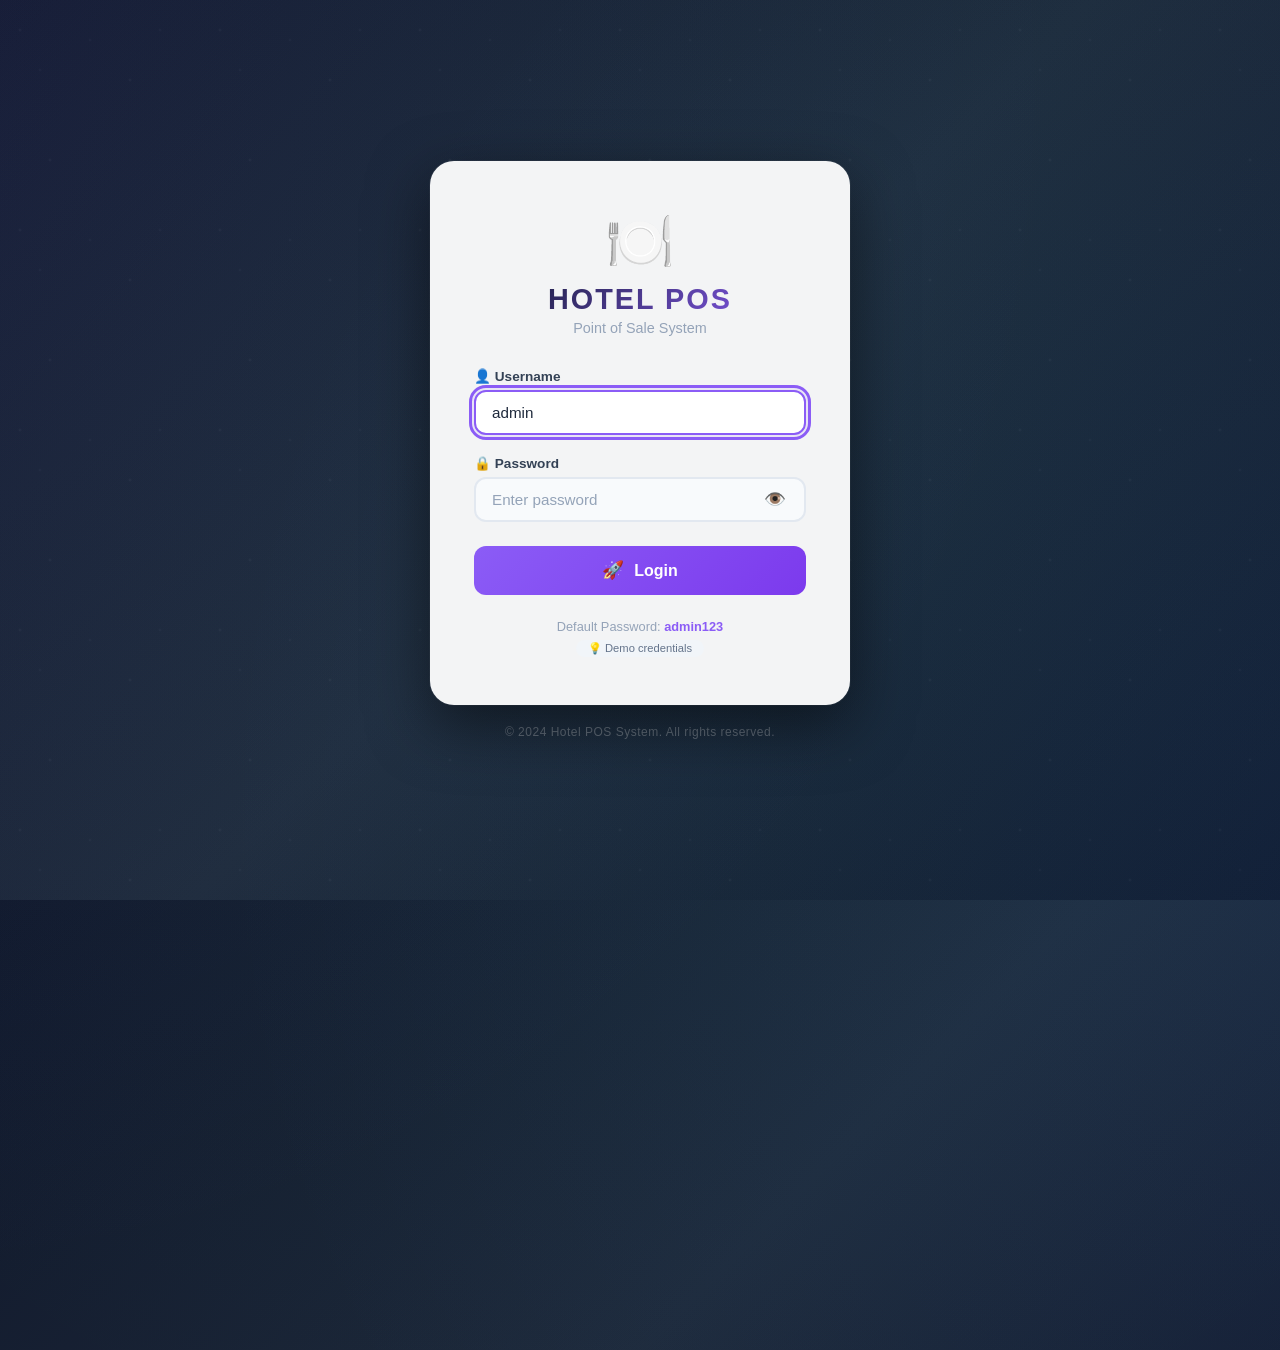
<file: items.html>
<!DOCTYPE html>
<html lang="en">
<head>
    <meta charset="UTF-8" />
    <meta name="viewport" content="width=device-width, initial-scale=1.0, maximum-scale=1.0, user-scalable=no" />
    <title>Menu Management - Hotel POS</title>
    <link rel="stylesheet" href="style-items.css" />
</head>
<body>

<!-- ===== HEADER ===== -->
<div class="main-header">
    <div class="header-left">
        <button class="hamburger-btn" id="hamburgerBtn" onclick="toggleDropdown()">
            <span></span>
            <span></span>
            <span></span>
        </button>
        <h1>📋 MENU MANAGEMENT</h1>
        <span class="datetime" id="datetime">--</span>
    </div>
    <div class="header-right">
        <button onclick="window.location.href='index.html'" class="back-btn">🏠 Back to POS</button>
    </div>
</div>

<!-- ===== DROPDOWN MENU ===== -->
<div class="dropdown-menu" id="dropdownMenu">
    <div class="dropdown-content">
        <a href="index.html" class="dropdown-item">
            <span class="drop-icon">🧾</span>
            <span class="drop-text">POS</span>
        </a>
        <a href="index.html#history" class="dropdown-item" onclick="switchTab('history')">
            <span class="drop-icon">📜</span>
            <span class="drop-text">History</span>
        </a>
        <a href="report.html" class="dropdown-item">
            <span class="drop-icon">📊</span>
            <span class="drop-text">Report</span>
        </a>
        <a href="items.html" class="dropdown-item active-link">
            <span class="drop-icon">📋</span>
            <span class="drop-text">Menu</span>
        </a>
        <a href="tables.html" class="dropdown-item">
            <span class="drop-icon">🪑</span>
            <span class="drop-text">Tables</span>
        </a>
        <a href="stock.html" class="dropdown-item">
            <span class="drop-icon">📦</span>
            <span class="drop-text">Stock</span>
        </a>
        <a href="settings.html" class="dropdown-item">
            <span class="drop-icon">⚙️</span>
            <span class="drop-text">Settings</span>
        </a>
        <div class="dropdown-divider"></div>
        <a href="#" class="dropdown-item" onclick="toggleFullScreen();">
            <span class="drop-icon">⛶</span>
            <span class="drop-text">Full Screen</span>
        </a>
        <a href="#" class="dropdown-item" onclick="logout();">
            <span class="drop-icon">🚪</span>
            <span class="drop-text">Logout</span>
        </a>
    </div>
</div>

<!-- ===== DROPDOWN OVERLAY ===== -->
<div class="dropdown-overlay" id="dropdownOverlay" onclick="closeDropdown()"></div>

<!-- ===== ACTIONS BAR ===== -->
<div class="actions-bar">
    <button class="active" id="showCategoriesBtn">📂 Categories</button>
    <button id="showAllItemsBtn">📦 All Items</button>
    <button id="refreshBtn">⟳ Refresh</button>
    <button class="stock-btn" onclick="window.location.href='stock.html'">📦 Stock</button>
</div>

<!-- ===== MAIN CONTENT ===== -->
<div class="main-content" id="mainContent">
    <!-- Rendered by JS -->
</div>

<!-- ===== ADD CATEGORY MODAL ===== -->
<div class="modal-overlay" id="addCategoryModal">
    <div class="modal modal-small">
        <div class="modal-header">
            <h2 id="categoryModalTitle">📁 Add New Category</h2>
            <button class="close-btn" id="closeCategoryModalBtn">✕</button>
        </div>
        <div class="modal-body">
            <label>Category Name</label>
            <input type="text" id="newCategoryName" placeholder="e.g. Seafood" />
            <div class="modal-actions">
                <button class="save-btn" id="saveCategoryBtn">💾 Save</button>
                <button class="cancel-btn" id="cancelCategoryBtn">✕ Cancel</button>
            </div>
        </div>
    </div>
</div>

<!-- ===== ADD ITEM MODAL ===== -->
<div class="modal-overlay" id="addItemModal">
    <div class="modal modal-small">
        <div class="modal-header">
            <h2 id="itemModalTitle">➕ Add New Item</h2>
            <button class="close-btn" id="closeItemModalBtn">✕</button>
        </div>
        <div class="modal-body">
            <label>Item Name</label>
            <input type="text" id="newItemName" placeholder="e.g. Grilled Fish" />
            <label>Price (Rs.)</label>
            <input type="number" id="newItemPrice" placeholder="0.00" step="0.01" min="0" />
            <label>Category</label>
            <select id="newItemCategory">
                <!-- Rendered by JS -->
            </select>
            <input type="hidden" id="editItemId" value="" />
            <div class="modal-actions">
                <button class="save-btn" id="saveItemBtn">💾 Save</button>
                <button class="delete-btn" id="deleteItemBtn" style="display:none;">🗑 Delete</button>
                <button class="cancel-btn" id="cancelItemBtn">✕ Cancel</button>
            </div>
        </div>
    </div>
</div>

<!-- ===== CONFIRM DELETE MODAL ===== -->
<div class="modal-overlay" id="confirmModal">
    <div class="modal modal-small">
        <div class="modal-header">
            <h2>⚠️ Confirm Delete</h2>
            <button class="close-btn" id="closeConfirmModalBtn">✕</button>
        </div>
        <div class="modal-body">
            <p id="confirmMessage" style="margin-bottom:16px;color:#475569;">Are you sure you want to delete this?</p>
            <div class="modal-actions">
                <button class="delete-btn" id="confirmDeleteBtn">🗑 Delete</button>
                <button class="cancel-btn" id="cancelConfirmBtn">✕ Cancel</button>
            </div>
        </div>
    </div>
</div>

<script>
// ============================================================
//  DATA
// ============================================================
const STORAGE_KEY = 'hotel_items';
const CATEGORY_KEY = 'hotel_categories';

let items = [];
let categories = [];
let currentView = 'categories';
let editingCategory = null;
let pendingDelete = null;
let pendingDeleteType = null;

// ============================================================
//  LOAD / SAVE
// ============================================================
function loadData() {
    try {
        const storedCategories = localStorage.getItem(CATEGORY_KEY);
        categories = storedCategories ? JSON.parse(storedCategories) : ['main', 'drinks', 'desserts'];
        
        const storedItems = localStorage.getItem(STORAGE_KEY);
        if (storedItems) {
            items = JSON.parse(storedItems);
        } else {
            items = [
                { id: 1, name: '🍔 Burger', price: 8.99, category: 'main' },
                { id: 2, name: '🍕 Pizza', price: 10.99, category: 'main' },
                { id: 3, name: '🍝 Pasta', price: 9.99, category: 'main' },
                { id: 4, name: '🥗 Salad', price: 6.99, category: 'main' },
                { id: 5, name: '🍜 Noodles', price: 7.99, category: 'main' },
                { id: 6, name: '🍗 Chicken', price: 11.99, category: 'main' },
                { id: 7, name: '🥩 Steak', price: 15.99, category: 'main' },
                { id: 8, name: '🍣 Sushi', price: 12.99, category: 'main' },
                { id: 9, name: '🥤 Soda', price: 2.99, category: 'drinks' },
                { id: 10, name: '🧃 Juice', price: 3.49, category: 'drinks' },
                { id: 11, name: '☕ Coffee', price: 2.99, category: 'drinks' },
                { id: 12, name: '🍰 Cake', price: 4.99, category: 'desserts' },
                { id: 13, name: '🍦 Ice Cream', price: 3.99, category: 'desserts' },
                { id: 14, name: '🍪 Cookies', price: 2.49, category: 'desserts' },
            ];
            saveItems();
        }
        
        // Ensure all categories exist in items
        items.forEach(item => {
            if (!categories.includes(item.category)) {
                categories.push(item.category);
                saveCategories();
            }
        });
        
    } catch (e) {
        console.error('Load error:', e);
        items = [];
        categories = ['main', 'drinks', 'desserts'];
    }
}

function saveItems() { localStorage.setItem(STORAGE_KEY, JSON.stringify(items)); }
function saveCategories() { localStorage.setItem(CATEGORY_KEY, JSON.stringify(categories)); }

// ============================================================
//  APPLY SAVED THEME
// ============================================================
function applySavedTheme() {
    try {
        const settings = JSON.parse(localStorage.getItem('hotel_settings') || '{}');
        if (settings.theme) {
            document.body.classList.add(`theme-${settings.theme}`);
        }
        if (settings.fontSize) {
            document.body.classList.add(`font-${settings.fontSize}`);
        }
    } catch (e) {
        // No settings found
    }
}

// ============================================================
//  DOM REFS
// ============================================================
const mainContent = document.getElementById('mainContent');
const datetimeEl = document.getElementById('datetime');
const addCategoryModal = document.getElementById('addCategoryModal');
const addItemModal = document.getElementById('addItemModal');
const confirmModal = document.getElementById('confirmModal');
const newCategoryName = document.getElementById('newCategoryName');
const newItemName = document.getElementById('newItemName');
const newItemPrice = document.getElementById('newItemPrice');
const newItemCategory = document.getElementById('newItemCategory');
const editItemId = document.getElementById('editItemId');
const itemModalTitle = document.getElementById('itemModalTitle');
const categoryModalTitle = document.getElementById('categoryModalTitle');
const deleteItemBtn = document.getElementById('deleteItemBtn');
const confirmMessage = document.getElementById('confirmMessage');

// ============================================================
//  CLOCK
// ============================================================
function updateClock() {
    const now = new Date();
    const d = now.toLocaleDateString('en-US', { month: '2-digit', day: '2-digit', year: 'numeric' });
    const t = now.toLocaleTimeString('en-US', { hour12: true, hour: '2-digit', minute: '2-digit', second: '2-digit' });
    datetimeEl.textContent = `${d} ${t}`;
}
updateClock();
setInterval(updateClock, 1000);

// ============================================================
//  DROPDOWN MENU
// ============================================================
function toggleDropdown() {
    const btn = document.getElementById('hamburgerBtn');
    const menu = document.getElementById('dropdownMenu');
    const overlay = document.getElementById('dropdownOverlay');
    
    btn.classList.toggle('open');
    menu.classList.toggle('open');
    overlay.classList.toggle('active');
    document.body.style.overflow = menu.classList.contains('open') ? 'hidden' : '';
}

function closeDropdown() {
    document.getElementById('hamburgerBtn').classList.remove('open');
    document.getElementById('dropdownMenu').classList.remove('open');
    document.getElementById('dropdownOverlay').classList.remove('active');
    document.body.style.overflow = '';
}

// ============================================================
//  RENDER CATEGORIES
// ============================================================
function renderCategories() {
    currentView = 'categories';
    document.getElementById('showCategoriesBtn').classList.add('active');
    document.getElementById('showAllItemsBtn').classList.remove('active');
    
    let html = `
        <div class="view-header">
            <h2>📂 Categories <span class="count-badge">${categories.length}</span></h2>
            <button class="add-btn" id="addCategoryBtn">➕ Add Category</button>
        </div>
        <div class="category-grid">
    `;
    
    if (categories.length === 0) {
        html += `
            <div class="empty-state" style="grid-column:1/-1;">
                <span style="font-size:3rem;">📂</span>
                <p>No categories found</p>
                <p style="font-size:0.85rem;color:#94a3b8;">Click "Add Category" to create one</p>
            </div>
        `;
    } else {
        categories.forEach(cat => {
            const count = items.filter(i => i.category === cat).length;
            const icon = getCategoryIcon(cat);
            const displayName = getCategoryDisplayName(cat);
            
            html += `
                <div class="category-card" onclick="showCategoryItems('${cat}')">
                    <div class="cat-icon">${icon}</div>
                    <div class="cat-info">
                        <div class="cat-name">${displayName}</div>
                        <div class="cat-count">${count} item${count !== 1 ? 's' : ''}</div>
                    </div>
                    <div class="cat-actions">
                        <button class="cat-edit" onclick="event.stopPropagation();editCategory('${cat}')" title="Edit Category">✎</button>
                        <button class="cat-delete" onclick="event.stopPropagation();confirmDeleteCategory('${cat}')" title="Delete Category">✕</button>
                    </div>
                </div>
            `;
        });
    }
    
    html += '</div>';
    mainContent.innerHTML = html;
    
    const addBtn = document.getElementById('addCategoryBtn');
    if (addBtn) addBtn.addEventListener('click', openAddCategoryModal);
}

// ============================================================
//  SHOW CATEGORY ITEMS
// ============================================================
function showCategoryItems(category) {
    currentView = 'category-items';
    const catItems = items.filter(i => i.category === category);
    const displayName = getCategoryDisplayName(category);
    const icon = getCategoryIcon(category);
    
    let html = `
        <div class="view-header">
            <button class="back-btn-small" onclick="renderCategories()">⬅ Back</button>
            <h2>${icon} ${displayName} <span class="count-badge">${catItems.length}</span></h2>
            <button class="add-btn" onclick="openAddItemModal('${category}')">➕ Add Item</button>
        </div>
        <div class="item-grid">
    `;
    
    if (catItems.length === 0) {
        html += `
            <div class="empty-state">
                <span style="font-size:3rem;">🍽️</span>
                <p>No items in this category</p>
                <p style="font-size:0.85rem;color:#94a3b8;">Click "Add Item" to add one</p>
            </div>
        `;
    } else {
        catItems.forEach(item => {
            html += `
                <div class="item-card">
                    <span class="item-name">${item.name}</span>
                    <span class="item-price">Rs. ${item.price.toFixed(2)}</span>
                    <div class="item-actions">
                        <button class="item-edit" onclick="editItem(${item.id})" title="Edit Item">✎</button>
                        <button class="item-delete" onclick="confirmDeleteItem(${item.id})" title="Delete Item">✕</button>
                    </div>
                </div>
            `;
        });
    }
    
    html += '</div>';
    mainContent.innerHTML = html;
}

// ============================================================
//  RENDER ALL ITEMS
// ============================================================
function renderAllItems() {
    currentView = 'all-items';
    document.getElementById('showAllItemsBtn').classList.add('active');
    document.getElementById('showCategoriesBtn').classList.remove('active');
    
    const sortedItems = [...items].sort((a, b) => a.category.localeCompare(b.category));
    
    let html = `
        <div class="view-header">
            <h2>📦 All Items <span class="count-badge">${items.length}</span></h2>
            <button class="add-btn" onclick="openAddItemModal()">➕ Add Item</button>
        </div>
        <div class="item-grid all-items">
    `;
    
    if (items.length === 0) {
        html += `
            <div class="empty-state" style="grid-column:1/-1;">
                <span style="font-size:3rem;">📦</span>
                <p>No items found</p>
                <p style="font-size:0.85rem;color:#94a3b8;">Click "Add Item" to add one</p>
            </div>
        `;
    } else {
        sortedItems.forEach(item => {
            html += `
                <div class="item-card">
                    <span class="item-category">${getCategoryDisplayName(item.category)}</span>
                    <span class="item-name">${item.name}</span>
                    <span class="item-price">Rs. ${item.price.toFixed(2)}</span>
                    <div class="item-actions">
                        <button class="item-edit" onclick="editItem(${item.id})" title="Edit Item">✎</button>
                        <button class="item-delete" onclick="confirmDeleteItem(${item.id})" title="Delete Item">✕</button>
                    </div>
                </div>
            `;
        });
    }
    
    html += '</div>';
    mainContent.innerHTML = html;
}

// ============================================================
//  CATEGORY MANAGEMENT
// ============================================================
function openAddCategoryModal() {
    newCategoryName.value = '';
    editingCategory = null;
    categoryModalTitle.textContent = '📁 Add New Category';
    addCategoryModal.classList.add('open');
    setTimeout(() => newCategoryName.focus(), 100);
}

function editCategory(category) {
    editingCategory = category;
    newCategoryName.value = category;
    categoryModalTitle.textContent = '✎ Edit Category';
    addCategoryModal.classList.add('open');
    setTimeout(() => newCategoryName.focus(), 100);
}

document.getElementById('saveCategoryBtn').addEventListener('click', function() {
    const name = newCategoryName.value.trim();
    if (!name) {
        alert('⚠️ Please enter a category name!');
        return;
    }
    
    if (editingCategory) {
        // Edit existing category
        const oldName = editingCategory;
        const index = categories.indexOf(oldName);
        if (index !== -1) {
            categories[index] = name;
            // Update items with old category name
            items.forEach(item => {
                if (item.category === oldName) {
                    item.category = name;
                }
            });
            saveCategories();
            saveItems();
        }
        editingCategory = null;
        showToast('✅ Category updated successfully!');
    } else {
        // Add new category
        if (categories.includes(name)) {
            alert('⚠️ Category already exists!');
            return;
        }
        categories.push(name);
        saveCategories();
        showToast(`✅ Category "${name}" added successfully!`);
    }
    
    addCategoryModal.classList.remove('open');
    renderCategories();
});

document.getElementById('cancelCategoryBtn').addEventListener('click', function() {
    addCategoryModal.classList.remove('open');
    editingCategory = null;
});

document.getElementById('closeCategoryModalBtn').addEventListener('click', function() {
    addCategoryModal.classList.remove('open');
    editingCategory = null;
});

function confirmDeleteCategory(category) {
    const displayName = getCategoryDisplayName(category);
    const count = items.filter(i => i.category === category).length;
    confirmMessage.innerHTML = `
        <strong>Delete category "${displayName}"?</strong><br/>
        This will also delete all <strong>${count}</strong> item${count !== 1 ? 's' : ''} in this category.
        <br/><br/>This action cannot be undone!
    `;
    pendingDelete = category;
    pendingDeleteType = 'category';
    confirmModal.classList.add('open');
}

function confirmDeleteItem(id) {
    const item = items.find(i => i.id === id);
    if (!item) return;
    confirmMessage.innerHTML = `
        <strong>Delete "${item.name}"?</strong><br/>
        This action cannot be undone!
    `;
    pendingDelete = id;
    pendingDeleteType = 'item';
    confirmModal.classList.add('open');
}

function executeDelete() {
    if (pendingDeleteType === 'category') {
        const category = pendingDelete;
        items = items.filter(i => i.category !== category);
        categories = categories.filter(c => c !== category);
        saveItems();
        saveCategories();
        showToast(`✅ Category deleted!`);
    } else if (pendingDeleteType === 'item') {
        const id = pendingDelete;
        items = items.filter(i => i.id !== id);
        saveItems();
        showToast(`✅ Item deleted!`);
    }
    
    pendingDelete = null;
    pendingDeleteType = null;
    confirmModal.classList.remove('open');
    
    if (currentView === 'all-items') {
        renderAllItems();
    } else {
        renderCategories();
    }
}

document.getElementById('confirmDeleteBtn').addEventListener('click', executeDelete);
document.getElementById('cancelConfirmBtn').addEventListener('click', function() {
    confirmModal.classList.remove('open');
    pendingDelete = null;
    pendingDeleteType = null;
});
document.getElementById('closeConfirmModalBtn').addEventListener('click', function() {
    confirmModal.classList.remove('open');
    pendingDelete = null;
    pendingDeleteType = null;
});

// ============================================================
//  ITEM MANAGEMENT
// ============================================================
function openAddItemModal(category = null) {
    itemModalTitle.textContent = '➕ Add New Item';
    newItemName.value = '';
    newItemPrice.value = '';
    editItemId.value = '';
    deleteItemBtn.style.display = 'none';
    
    // Populate category dropdown with ALL categories
    newItemCategory.innerHTML = categories.map(cat => 
        `<option value="${cat}" ${cat === category ? 'selected' : ''}>${getCategoryDisplayName(cat)}</option>`
    ).join('');
    
    addItemModal.classList.add('open');
    setTimeout(() => newItemName.focus(), 100);
}

function editItem(id) {
    const item = items.find(i => i.id === id);
    if (!item) return;
    
    itemModalTitle.textContent = '✎ Edit Item';
    newItemName.value = item.name;
    newItemPrice.value = item.price;
    editItemId.value = id;
    deleteItemBtn.style.display = 'block';
    
    // Populate with ALL categories
    newItemCategory.innerHTML = categories.map(cat => 
        `<option value="${cat}" ${cat === item.category ? 'selected' : ''}>${getCategoryDisplayName(cat)}</option>`
    ).join('');
    
    addItemModal.classList.add('open');
    setTimeout(() => newItemName.focus(), 100);
}

document.getElementById('saveItemBtn').addEventListener('click', function() {
    const name = newItemName.value.trim();
    const price = parseFloat(newItemPrice.value);
    const category = newItemCategory.value;
    const editId = editItemId.value;
    
    if (!name) {
        alert('⚠️ Please enter an item name!');
        return;
    }
    if (isNaN(price) || price < 0) {
        alert('⚠️ Please enter a valid price!');
        return;
    }
    
    if (editId) {
        // Edit existing item
        const idx = items.findIndex(i => i.id === parseInt(editId));
        if (idx !== -1) {
            // Check duplicate name in same category
            const duplicate = items.find(i => i.name.toLowerCase() === name.toLowerCase() && 
                                             i.category === category && 
                                             i.id !== parseInt(editId));
            if (duplicate) {
                alert('⚠️ Item with this name already exists in this category!');
                return;
            }
            items[idx].name = name;
            items[idx].price = price;
            items[idx].category = category;
            saveItems();
            showToast(`✅ Item "${name}" updated!`);
        }
    } else {
        // Add new item
        const duplicate = items.find(i => i.name.toLowerCase() === name.toLowerCase() && 
                                         i.category === category);
        if (duplicate) {
            alert('⚠️ Item already exists in this category!');
            return;
        }
        const maxId = items.reduce((max, i) => Math.max(max, i.id), 0);
        items.push({ id: maxId + 1, name, price, category });
        saveItems();
        showToast(`✅ Item "${name}" added!`);
    }
    
    addItemModal.classList.remove('open');
    
    if (currentView === 'all-items') {
        renderAllItems();
    } else {
        renderCategories();
    }
});

document.getElementById('deleteItemBtn').addEventListener('click', function() {
    const id = parseInt(editItemId.value);
    if (!id) return;
    addItemModal.classList.remove('open');
    confirmDeleteItem(id);
});

document.getElementById('cancelItemBtn').addEventListener('click', function() {
    addItemModal.classList.remove('open');
});

document.getElementById('closeItemModalBtn').addEventListener('click', function() {
    addItemModal.classList.remove('open');
});

// ============================================================
//  CATEGORY HELPERS
// ============================================================
function getCategoryIcon(category) {
    const icons = {
        'main': '🍽️',
        'drinks': '🥤',
        'desserts': '🍰',
        'seafood': '🐟',
        'appetizers': '🍢',
        'soups': '🍲',
        'specials': '⭐'
    };
    return icons[category] || '📁';
}

function getCategoryDisplayName(category) {
    const names = {
        'main': 'Main Dishes',
        'drinks': 'Beverages',
        'desserts': 'Desserts',
        'seafood': 'Seafood',
        'appetizers': 'Appetizers',
        'soups': 'Soups',
        'specials': 'Specials'
    };
    return names[category] || category.charAt(0).toUpperCase() + category.slice(1);
}

// ============================================================
//  FILTER BUTTONS
// ============================================================
document.getElementById('showCategoriesBtn').addEventListener('click', renderCategories);
document.getElementById('showAllItemsBtn').addEventListener('click', renderAllItems);
document.getElementById('refreshBtn').addEventListener('click', function() {
    loadData();
    if (currentView === 'all-items') {
        renderAllItems();
    } else {
        renderCategories();
    }
    showToast('🔄 Refreshed!');
});

// ============================================================
//  MODAL CLOSE (click outside)
// ============================================================
addCategoryModal.addEventListener('click', (e) => {
    if (e.target === addCategoryModal) {
        addCategoryModal.classList.remove('open');
        editingCategory = null;
    }
});

addItemModal.addEventListener('click', (e) => {
    if (e.target === addItemModal) {
        addItemModal.classList.remove('open');
    }
});

confirmModal.addEventListener('click', (e) => {
    if (e.target === confirmModal) {
        confirmModal.classList.remove('open');
        pendingDelete = null;
        pendingDeleteType = null;
    }
});

// ============================================================
//  TOAST NOTIFICATION
// ============================================================
function showToast(message) {
    let toast = document.getElementById('toast');
    if (!toast) {
        toast = document.createElement('div');
        toast.id = 'toast';
        toast.style.cssText = `
            position: fixed;
            bottom: 30px;
            left: 50%;
            transform: translateX(-50%) translateY(100px);
            background: #1e293b;
            color: white;
            padding: 14px 28px;
            border-radius: 12px;
            font-size: 0.95rem;
            z-index: 9999;
            opacity: 0;
            transition: all 0.5s ease;
            box-shadow: 0 10px 40px rgba(0,0,0,0.3);
            max-width: 90%;
            text-align: center;
            pointer-events: none;
        `;
        document.body.appendChild(toast);
    }
    
    toast.textContent = message;
    toast.style.opacity = '1';
    toast.style.transform = 'translateX(-50%) translateY(0)';
    
    clearTimeout(toast._timeout);
    toast._timeout = setTimeout(() => {
        toast.style.opacity = '0';
        toast.style.transform = 'translateX(-50%) translateY(100px)';
    }, 3000);
}

// ============================================================
//  FULL SCREEN
// ============================================================
function toggleFullScreen() {
    if (!document.fullscreenElement && !document.webkitFullscreenElement) {
        const el = document.documentElement;
        if (el.requestFullscreen) {
            el.requestFullscreen();
        } else if (el.webkitRequestFullscreen) {
            el.webkitRequestFullscreen();
        }
    } else {
        if (document.exitFullscreen) {
            document.exitFullscreen();
        } else if (document.webkitExitFullscreen) {
            document.webkitExitFullscreen();
        }
    }
}

// ============================================================
//  LOGOUT
// ============================================================
function logout() {
    if (confirm('Are you sure you want to logout?')) {
        localStorage.removeItem('hotel_logged_in');
        localStorage.removeItem('hotel_username');
        window.location.href = 'login.html';
    }
}

// ============================================================
//  CHECK LOGIN STATUS
// ============================================================
function checkLoginStatus() {
    const isLoggedIn = localStorage.getItem('hotel_logged_in');
    if (isLoggedIn !== 'true') {
        window.location.href = 'login.html';
    }
}

// ============================================================
//  EXPORT FUNCTIONS
// ============================================================
window.renderCategories = renderCategories;
window.renderAllItems = renderAllItems;
window.showCategoryItems = showCategoryItems;
window.openAddItemModal = openAddItemModal;
window.editItem = editItem;
window.confirmDeleteItem = confirmDeleteItem;
window.confirmDeleteCategory = confirmDeleteCategory;
window.editCategory = editCategory;
window.openAddCategoryModal = openAddCategoryModal;
window.toggleDropdown = toggleDropdown;
window.closeDropdown = closeDropdown;
window.toggleFullScreen = toggleFullScreen;
window.logout = logout;
window.showToast = showToast;

// ============================================================
//  KEYBOARD SHORTCUTS
// ============================================================
document.addEventListener('keydown', (e) => {
    if (e.key === 'Escape') {
        addCategoryModal.classList.remove('open');
        addItemModal.classList.remove('open');
        confirmModal.classList.remove('open');
        closeDropdown();
    }
    if ((e.ctrlKey || e.metaKey) && e.key === 'r') {
        e.preventDefault();
        loadData();
        if (currentView === 'all-items') {
            renderAllItems();
        } else {
            renderCategories();
        }
        showToast('🔄 Refreshed!');
    }
});

// ============================================================
//  INIT
// ============================================================
document.addEventListener('DOMContentLoaded', function() {
    checkLoginStatus();
    applySavedTheme();
    loadData();
    renderCategories();
});
</script>

</body>
</html>
</file>
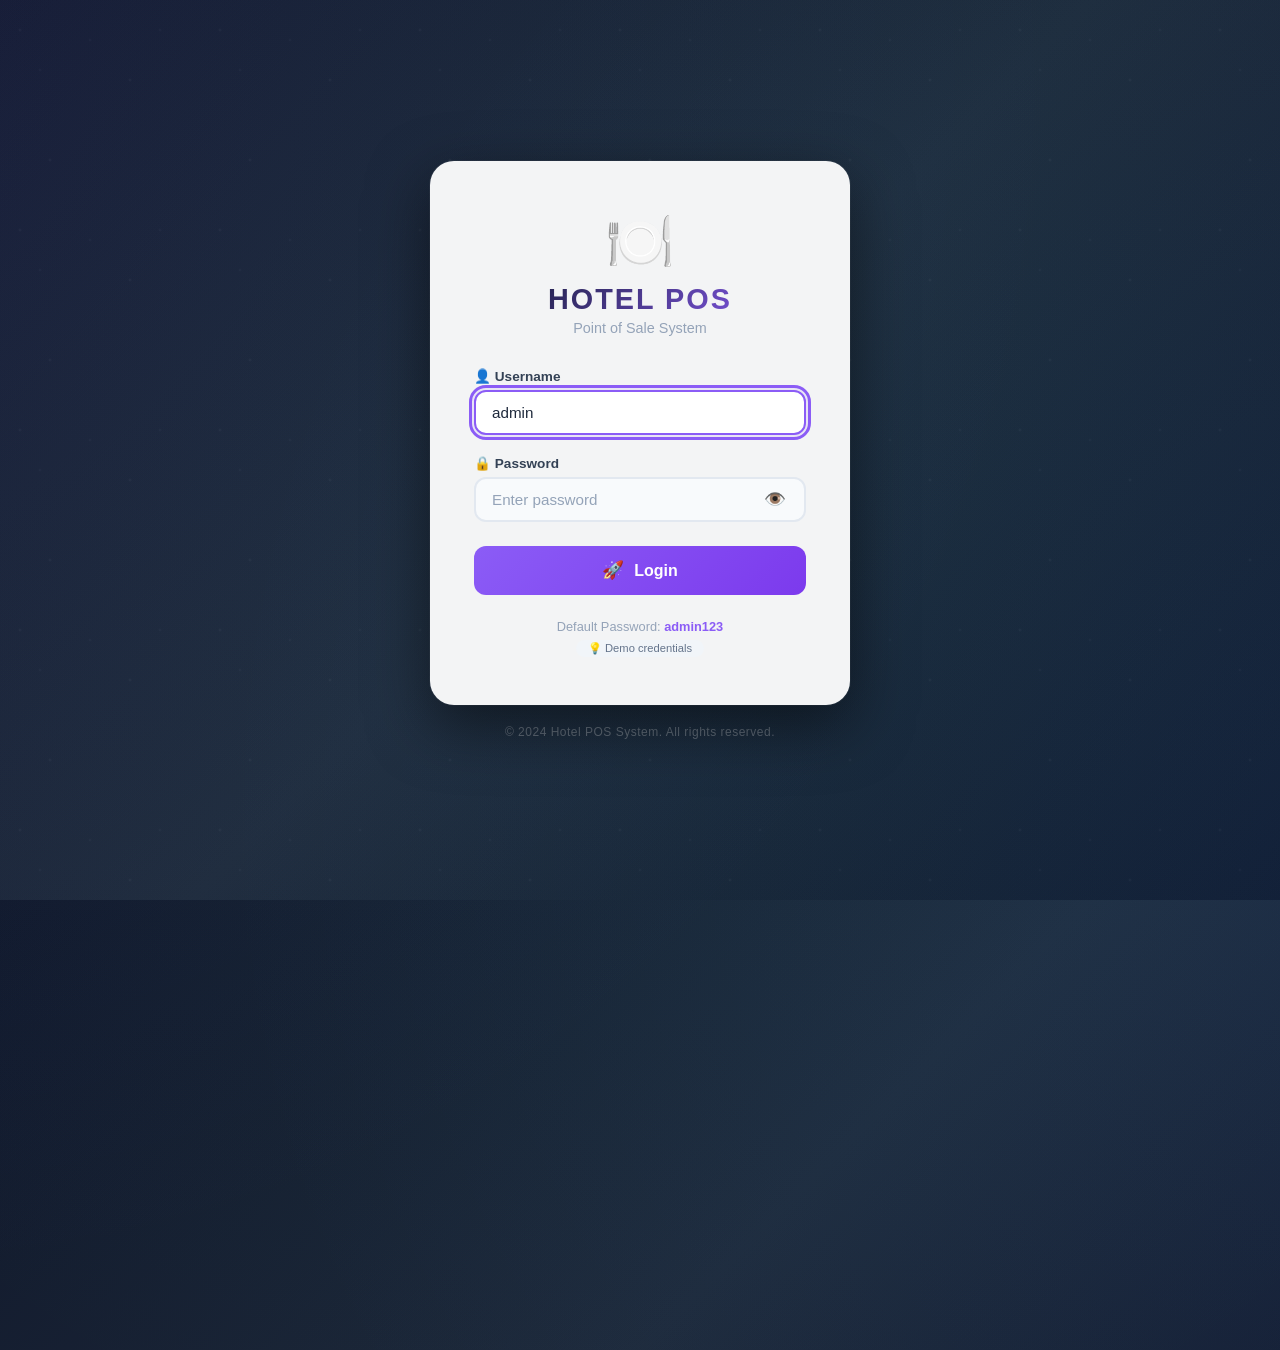
<file: login.html>
<!DOCTYPE html>
<html lang="en">
<head>
    <meta charset="UTF-8" />
    <meta name="viewport" content="width=device-width, initial-scale=1.0, maximum-scale=1.0, user-scalable=no" />
    <title>Login - Hotel POS</title>
    <link rel="stylesheet" href="style-login.css" />
    <link rel="manifest" href="manifest.json" />
    <meta name="theme-color" content="#8b5cf6" />
</head>
<body>

<div class="login-container">
    <div class="login-box">
        <div class="login-header">
            <div class="logo-icon">🍽️</div>
            <h1>HOTEL POS</h1>
            <p>Point of Sale System</p>
        </div>
        
        <div class="login-form">
            <div class="input-group">
                <label for="username">👤 Username</label>
                <input type="text" id="username" placeholder="Enter username" value="admin" autofocus />
            </div>
            
            <div class="input-group">
                <label for="password">🔒 Password</label>
                <div class="password-wrapper">
                    <input type="password" id="password" placeholder="Enter password" />
                    <button type="button" class="toggle-password" onclick="togglePassword()" aria-label="Toggle password visibility">
                        👁️
                    </button>
                </div>
            </div>
            
            <button class="login-btn" onclick="handleLogin()">
                <span>🚀</span> Login
            </button>
            
            <div class="login-error" id="loginError"></div>
            
            <div class="login-footer">
                <span>Default Password: <strong>admin123</strong></span>
                <span class="demo-hint">💡 Demo credentials</span>
            </div>
        </div>
    </div>
    
    <div class="login-footer-text">
        <p>© 2024 Hotel POS System. All rights reserved.</p>
    </div>
</div>

<script>
function getStoredPassword() {
    const stored = localStorage.getItem('hotel_password');
    return stored || 'admin123';
}

function handleLogin() {
    const username = document.getElementById('username').value.trim();
    const password = document.getElementById('password').value;
    const errorEl = document.getElementById('loginError');
    
    const storedPassword = getStoredPassword();
    
    errorEl.style.display = 'none';
    errorEl.textContent = '';
    
    if (!username) {
        showError('❌ Please enter username!');
        document.getElementById('username').focus();
        return;
    }
    
    if (!password) {
        showError('❌ Please enter password!');
        document.getElementById('password').focus();
        return;
    }
    
    if (password === storedPassword) {
        localStorage.setItem('hotel_logged_in', 'true');
        localStorage.setItem('hotel_username', username);
        
        const btn = document.querySelector('.login-btn');
        btn.innerHTML = '<span>⏳</span> Logging in...';
        btn.disabled = true;
        
        setTimeout(() => {
            window.location.href = 'index.html';
        }, 500);
    } else {
        showError('❌ Invalid password! Please try again.');
        document.getElementById('password').value = '';
        document.getElementById('password').focus();
        
        const box = document.querySelector('.login-box');
        box.style.animation = 'shake 0.5s ease';
        setTimeout(() => {
            box.style.animation = '';
        }, 500);
    }
}

function showError(message) {
    const errorEl = document.getElementById('loginError');
    errorEl.textContent = message;
    errorEl.style.display = 'block';
}

function togglePassword() {
    const passwordInput = document.getElementById('password');
    const btn = document.querySelector('.toggle-password');
    if (passwordInput.type === 'password') {
        passwordInput.type = 'text';
        btn.textContent = '🙈';
        btn.setAttribute('aria-label', 'Hide password');
    } else {
        passwordInput.type = 'password';
        btn.textContent = '👁️';
        btn.setAttribute('aria-label', 'Show password');
    }
}

document.getElementById('password').addEventListener('keydown', function(e) {
    if (e.key === 'Enter') {
        e.preventDefault();
        handleLogin();
    }
});

document.getElementById('username').addEventListener('keydown', function(e) {
    if (e.key === 'Enter') {
        e.preventDefault();
        document.getElementById('password').focus();
    }
});

document.addEventListener('DOMContentLoaded', function() {
    if (localStorage.getItem('hotel_logged_in') === 'true') {
        window.location.href = 'index.html';
    }
    
    setTimeout(() => {
        document.getElementById('username').focus();
    }, 100);
});

document.querySelector('.login-form').addEventListener('submit', function(e) {
    e.preventDefault();
    handleLogin();
});

const style = document.createElement('style');
style.textContent = `
    @keyframes shake {
        0%, 100% { transform: translateX(0); }
        10%, 30%, 50%, 70%, 90% { transform: translateX(-10px); }
        20%, 40%, 60%, 80% { transform: translateX(10px); }
    }
`;
document.head.appendChild(style);
</script>

</body>
</html>
</file>
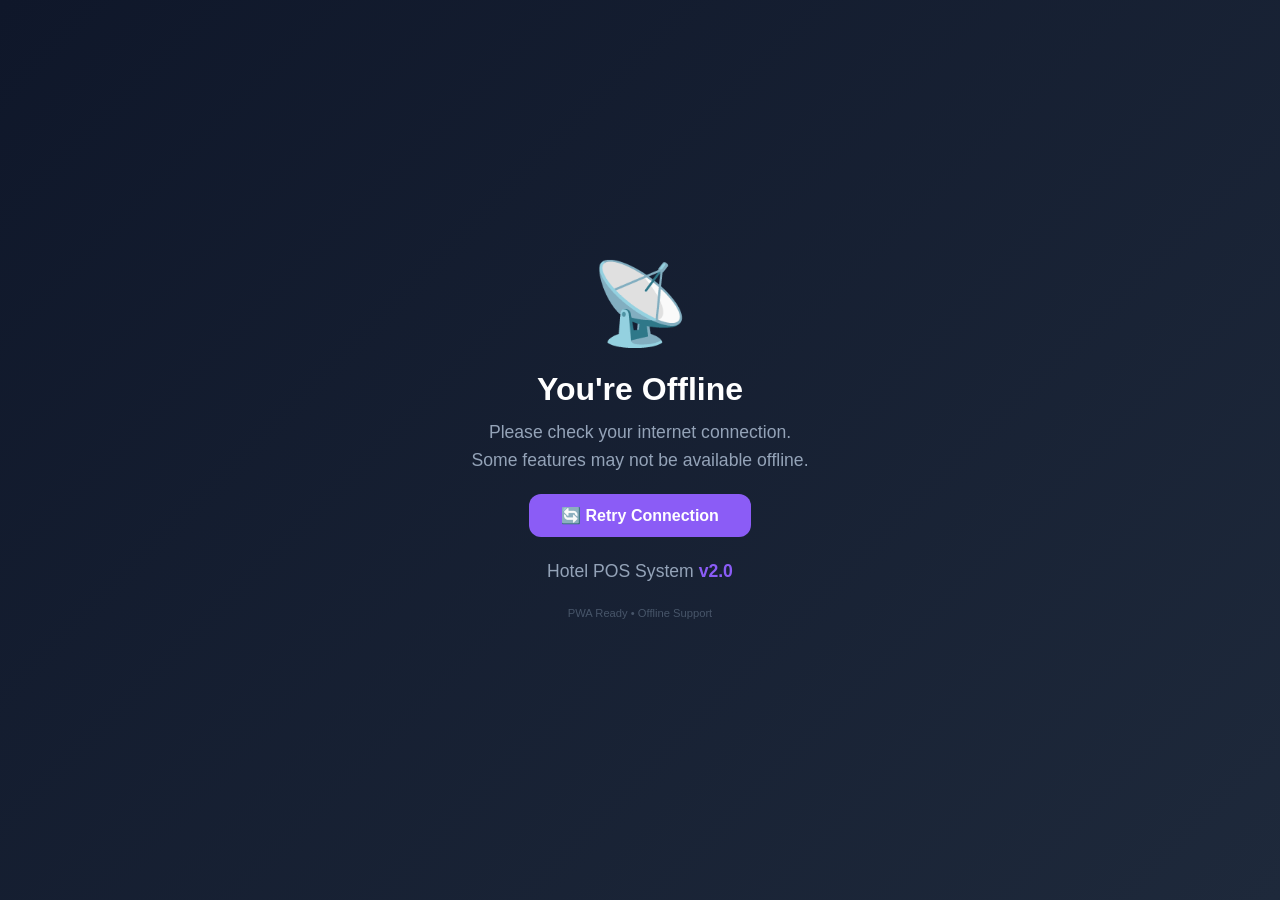
<file: offline.html>
<!DOCTYPE html>
<html lang="en">
<head>
    <meta charset="UTF-8" />
    <meta name="viewport" content="width=device-width, initial-scale=1.0" />
    <title>Offline - Hotel POS</title>
    <style>
        * {
            margin: 0;
            padding: 0;
            box-sizing: border-box;
        }
        body {
            font-family: -apple-system, BlinkMacSystemFont, 'Segoe UI', Roboto, Arial, sans-serif;
            background: linear-gradient(135deg, #0f172a, #1e293b);
            color: white;
            min-height: 100vh;
            display: flex;
            align-items: center;
            justify-content: center;
            padding: 20px;
            text-align: center;
        }
        .offline-container {
            max-width: 400px;
        }
        .offline-icon {
            font-size: 5rem;
            margin-bottom: 20px;
            display: block;
        }
        h1 {
            font-size: 2rem;
            margin-bottom: 10px;
        }
        p {
            color: #94a3b8;
            font-size: 1.1rem;
            margin-bottom: 20px;
            line-height: 1.6;
        }
        .retry-btn {
            background: #8b5cf6;
            color: white;
            border: none;
            padding: 12px 32px;
            border-radius: 12px;
            font-size: 1rem;
            font-weight: 600;
            cursor: pointer;
            transition: all 0.3s;
        }
        .retry-btn:hover {
            background: #7c3aed;
            transform: scale(1.02);
        }
        .retry-btn:active {
            transform: scale(0.98);
        }
        .offline-details {
            margin-top: 20px;
            font-size: 0.8rem;
            color: #64748b;
        }
        .offline-details .version {
            color: #8b5cf6;
            font-weight: 600;
        }
    </style>
</head>
<body>
    <div class="offline-container">
        <span class="offline-icon">📡</span>
        <h1>You're Offline</h1>
        <p>
            Please check your internet connection.<br/>
            Some features may not be available offline.
        </p>
        <button class="retry-btn" onclick="location.reload()">
            🔄 Retry Connection
        </button>
        <div class="offline-details">
            <p>Hotel POS System <span class="version">v2.0</span></p>
            <p style="font-size:0.7rem;color:#475569;">PWA Ready • Offline Support</p>
        </div>
    </div>
</body>
</html>
</file>
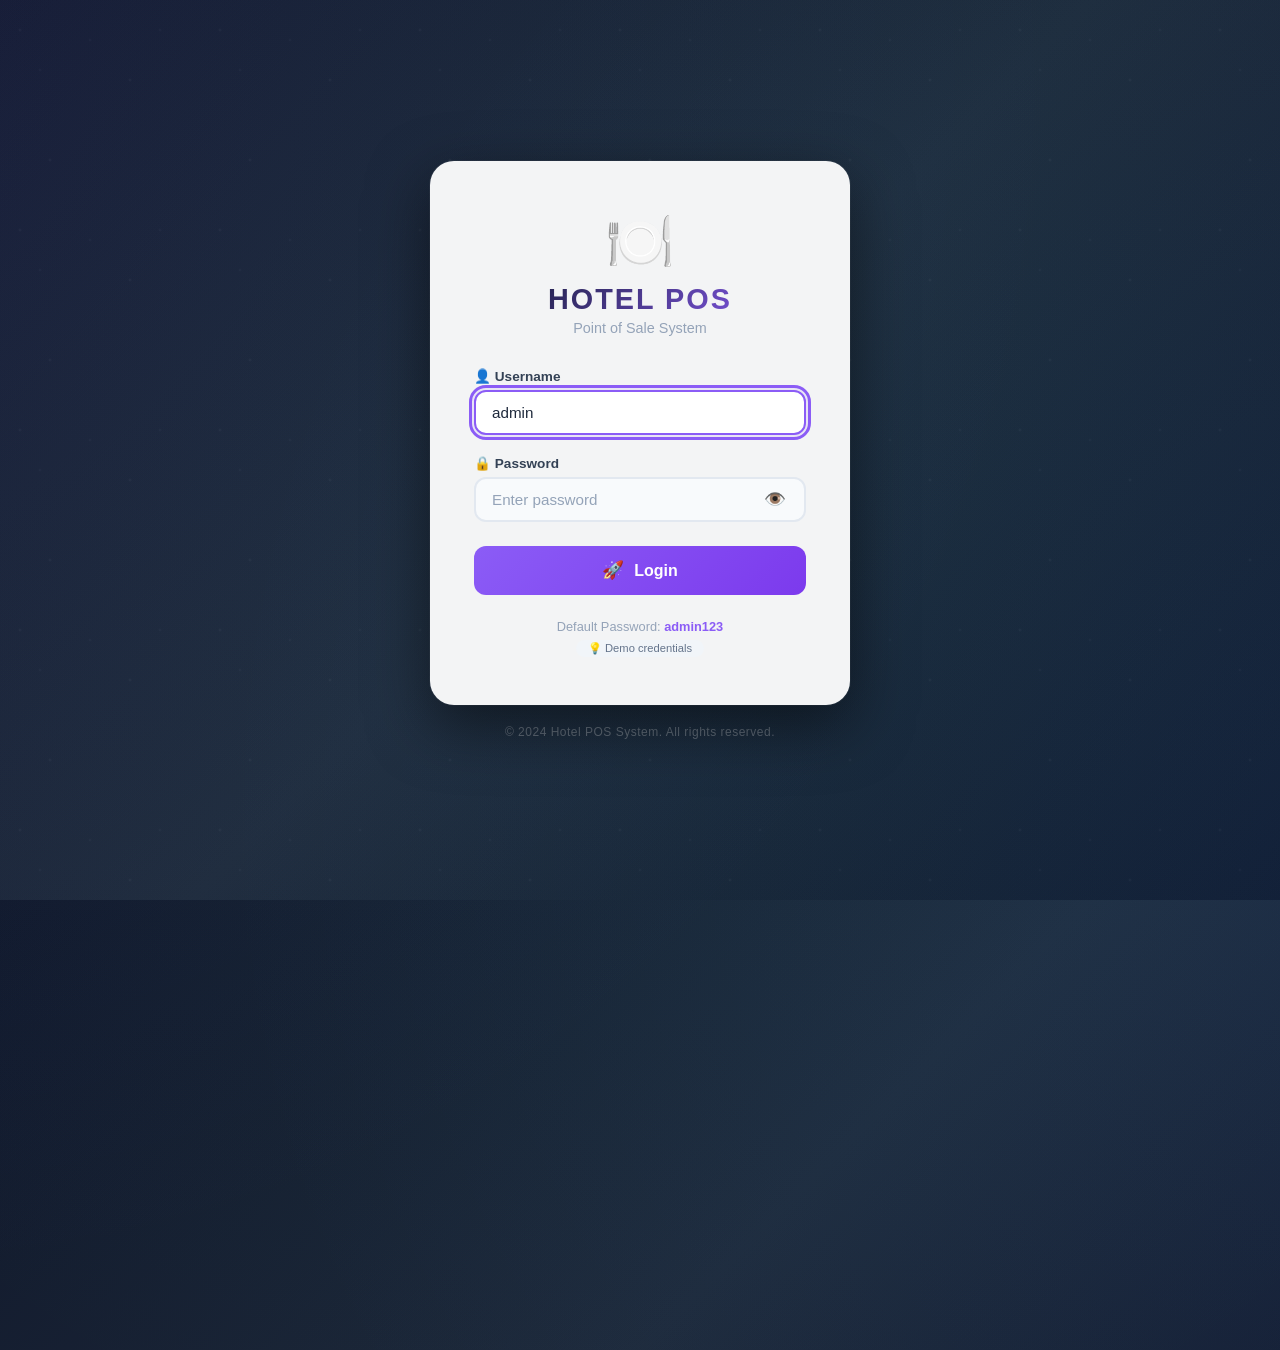
<file: report.html>
<!DOCTYPE html>
<html lang="en">
<head>
    <meta charset="UTF-8" />
    <meta name="viewport" content="width=device-width, initial-scale=1.0, maximum-scale=1.0, user-scalable=no" />
    <title>Business Report - Hotel POS</title>
    <link rel="stylesheet" href="style-report.css" />
</head>
<body>

<!-- ===== HEADER ===== -->
<div class="main-header">
    <div class="header-left">
        <button class="hamburger-btn" id="hamburgerBtn" onclick="toggleDropdown()">
            <span></span>
            <span></span>
            <span></span>
        </button>
        <h1>📊 BUSINESS REPORT</h1>
        <span class="datetime" id="datetime">--</span>
        <button id="darkModeToggle" class="theme-toggle-btn" onclick="toggleTheme()">🌙</button>
    </div>
    <div class="header-right">
        <button onclick="window.location.href='index.html'" class="back-btn">🏠 Back to POS</button>
        <button id="exportReportBtn" class="export-btn">⬇ Export CSV</button>
        <button id="refreshBtn" class="refresh-btn">⟳ Refresh</button>
    </div>
</div>

<!-- ===== DROPDOWN MENU ===== -->
<div class="dropdown-menu" id="dropdownMenu">
    <div class="dropdown-content">
        <a href="index.html" class="dropdown-item">
            <span class="drop-icon">🧾</span>
            <span class="drop-text">POS</span>
        </a>
        <a href="index.html#history" class="dropdown-item" onclick="switchTab('history')">
            <span class="drop-icon">📜</span>
            <span class="drop-text">History</span>
        </a>
        <a href="report.html" class="dropdown-item active-link">
            <span class="drop-icon">📊</span>
            <span class="drop-text">Report</span>
        </a>
        <a href="items-stock.html" class="dropdown-item">
            <span class="drop-icon">📋</span>
            <span class="drop-text">Menu & Stock</span>
        </a>
        <a href="tables.html" class="dropdown-item">
            <span class="drop-icon">🪑</span>
            <span class="drop-text">Tables</span>
        </a>
        <a href="settings.html" class="dropdown-item">
            <span class="drop-icon">⚙️</span>
            <span class="drop-text">Settings</span>
        </a>
        <div class="dropdown-divider"></div>
        <a href="#" class="dropdown-item" onclick="toggleFullScreen();">
            <span class="drop-icon">⛶</span>
            <span class="drop-text">Full Screen</span>
        </a>
        <a href="#" class="dropdown-item" onclick="logout();">
            <span class="drop-icon">🚪</span>
            <span class="drop-text">Logout</span>
        </a>
    </div>
</div>

<!-- ===== DROPDOWN OVERLAY ===== -->
<div class="dropdown-overlay" id="dropdownOverlay" onclick="closeDropdown()"></div>

<!-- ===== QUICK FILTERS ===== -->
<div class="quick-filters">
    <button class="filter-btn active" data-filter="today">📆 Today</button>
    <button class="filter-btn" data-filter="yesterday">📅 Yesterday</button>
    <button class="filter-btn" data-filter="week">📊 This Week</button>
    <button class="filter-btn" data-filter="month">📈 This Month</button>
    <button class="filter-btn" data-filter="custom">📅 Custom</button>
</div>

<!-- ===== CUSTOM DATE FILTER ===== -->
<div class="filter-bar" id="customFilter" style="display:none;">
    <label>📅 From:</label>
    <input type="date" id="fromDate" />
    <label>To:</label>
    <input type="date" id="toDate" />
    <button id="applyCustomFilter">🔍 Apply</button>
</div>

<!-- ===== SUMMARY CARDS ===== -->
<div class="report-summary" id="reportSummary">
    <div class="report-card revenue">
        <div class="card-icon">💰</div>
        <div class="card-content">
            <div class="num" id="reportRevenue">Rs. 0.00</div>
            <div class="label">Total Revenue</div>
        </div>
    </div>
    <div class="report-card orders">
        <div class="card-icon">📋</div>
        <div class="card-content">
            <div class="num" id="reportOrders">0</div>
            <div class="label">Total Orders</div>
        </div>
    </div>
    <div class="report-card items clickable" id="itemsSoldCard" onclick="openItemsSoldModal()">
        <div class="card-icon">📦</div>
        <div class="card-content">
            <div class="num" id="reportItems">0</div>
            <div class="label">Items Sold <span class="click-hint">👆 Click for details</span></div>
        </div>
    </div>
    <div class="report-card discount">
        <div class="card-icon">🏷️</div>
        <div class="card-content">
            <div class="num" id="reportDiscount">Rs. 0.00</div>
            <div class="label">Total Discount</div>
        </div>
    </div>
    <div class="report-card average">
        <div class="card-icon">📊</div>
        <div class="card-content">
            <div class="num" id="reportAverage">Rs. 0.00</div>
            <div class="label">Average Order</div>
        </div>
    </div>
</div>

<!-- ===== SAVED DAILY REPORTS ===== -->
<div class="report-card-modern full-width">
    <div class="card-title">
        <span class="icon">📅</span>
        Saved Daily Reports
        <span style="margin-left:auto;font-size:0.7rem;color:#94a3b8;">
            <button onclick="generateAndSaveTodayReport();renderSavedReports();" style="background:#22c55e;color:white;border:none;padding:4px 12px;border-radius:6px;cursor:pointer;">💾 Save Today</button>
        </span>
    </div>
    <div class="saved-reports-list" id="savedReportsList">
        <!-- Rendered by JS -->
    </div>
</div>

<!-- ===== REPORT GRID ===== -->
<div class="report-grid" id="reportGrid">

    <!-- ===== Top Selling Items ===== -->
    <div class="report-card-modern full-width">
        <div class="card-title">
            <span class="icon">🏆</span>
            Top Selling Items
            <span style="margin-left:auto;font-size:0.7rem;color:#94a3b8;" id="topItemsDate">Today</span>
        </div>
        <div class="top-items-list" id="topItemsList">
            <!-- Rendered by JS -->
        </div>
    </div>

    <!-- ===== Payment Method Breakdown ===== -->
    <div class="report-card-modern">
        <div class="card-title">
            <span class="icon">💳</span>
            Payment Method Breakdown
        </div>
        <div class="payment-breakdown" id="paymentBreakdown">
            <!-- Rendered by JS -->
        </div>
    </div>

    <!-- ===== Stock Movement ===== -->
    <div class="report-card-modern">
        <div class="card-title">
            <span class="icon">📦</span>
            Stock Movement
        </div>
        <div class="stock-movement" id="stockMovement">
            <!-- Rendered by JS -->
        </div>
    </div>

    <!-- ===== Peak Hours ===== -->
    <div class="report-card-modern full-width">
        <div class="card-title">
            <span class="icon">⏰</span>
            Peak Sales Hours
            <span style="margin-left:auto;font-size:0.7rem;color:#94a3b8;">Number of orders per hour</span>
        </div>
        <div class="peak-hours" id="peakHours">
            <!-- Rendered by JS -->
        </div>
    </div>

    <!-- ===== Bill List ===== -->
    <div class="report-card-modern full-width">
        <div class="card-title">
            <span class="icon">📋</span>
            Bill List
            <span style="margin-left:auto;font-size:0.7rem;color:#94a3b8;" id="billCount">0 Bills</span>
        </div>
        <div class="bill-list" id="billList">
            <div class="empty-state">No sales data available</div>
        </div>
    </div>

    <!-- ===== REMOVED STOCK SECTION ===== -->
    <div class="report-card-modern full-width">
        <div class="card-title">
            <span class="icon">🗑️</span>
            Removed Stock Items
            <span style="margin-left:auto;font-size:0.7rem;color:#94a3b8;" id="removedCount">0 items</span>
        </div>
        <div id="removedStockList">
            <div style="text-align:center;padding:12px;color:#94a3b8;font-size:0.85rem;">
                No stock items were removed
            </div>
        </div>
    </div>

</div>

<!-- ===== ITEMS SOLD MODAL ===== -->
<div class="modal-overlay" id="itemsSoldModal">
    <div class="modal modal-wide">
        <div class="modal-header">
            <h2>📦 Items Sold Details</h2>
            <button class="close-btn" id="closeItemsSoldModal">✕</button>
        </div>
        <div class="modal-body">
            <div class="items-sold-summary" id="itemsSoldSummary">
                <!-- Rendered by JS -->
            </div>
            <div class="items-sold-table-container">
                <table class="items-sold-table" id="itemsSoldTable">
                    <thead>
                        <tr>
                            <th>#</th>
                            <th>Item Name</th>
                            <th>Category</th>
                            <th>Quantity Sold</th>
                            <th>Total Revenue</th>
                            <th>% of Sales</th>
                        </tr>
                    </thead>
                    <tbody id="itemsSoldBody">
                        <!-- Rendered by JS -->
                    </tbody>
                </table>
            </div>
            <div class="items-sold-footer">
                <span>Total Items Sold: <strong id="itemsSoldTotal">0</strong></span>
                <span>Total Revenue: <strong id="itemsSoldRevenue">Rs. 0.00</strong></span>
            </div>
        </div>
    </div>
</div>

<!-- ===== DAILY REPORT DETAIL MODAL ===== -->
<div class="modal-overlay" id="reportDetailModal">
    <div class="modal modal-wide">
        <div class="modal-header">
            <h2 id="reportDetailTitle">📊 Daily Report</h2>
            <button class="close-btn" onclick="closeReportDetail()">✕</button>
        </div>
        <div class="modal-body" id="reportDetailBody">
            <!-- Rendered by JS -->
        </div>
    </div>
</div>

<!-- ===== TOAST ===== -->
<div id="toast"></div>

<script>
// ============================================================
//  DATA
// ============================================================
const HISTORY_KEY = 'hotel_history';
const STOCK_KEY = 'hotel_stock';
const REPORTS_KEY = 'hotel_daily_reports';

let history = [];
let stockData = [];
let currentFilter = 'today';

// ============================================================
//  LOAD DATA
// ============================================================
function loadData() {
    try {
        const storedHistory = localStorage.getItem(HISTORY_KEY);
        history = storedHistory ? JSON.parse(storedHistory) : [];
        
        const storedStock = localStorage.getItem(STOCK_KEY);
        stockData = storedStock ? JSON.parse(storedStock) : [];
        
        console.log('📊 History loaded:', history.length, 'bills');
        console.log('📊 Stock loaded:', stockData.length, 'items');
    } catch (e) {
        console.error('Load error:', e);
        history = [];
        stockData = [];
    }
}

// ============================================================
//  DAILY REPORT FUNCTIONS
// ============================================================
function getAllReports() {
    try {
        return JSON.parse(localStorage.getItem(REPORTS_KEY) || '[]');
    } catch (error) {
        return [];
    }
}

function generateAndSaveTodayReport() {
    if (typeof generateDailyReport === 'function' && typeof saveDailyReport === 'function') {
        const report = generateDailyReport();
        if (report) {
            saveDailyReport(report);
            showToast('✅ Today\'s report saved!');
            renderSavedReports();
            return report;
        }
    } else {
        try {
            const today = new Date();
            today.setHours(0, 0, 0, 0);
            const todayStr = today.toDateString();
            
            const todayBills = history.filter(bill => {
                const billDate = new Date(bill.date);
                billDate.setHours(0, 0, 0, 0);
                return billDate.toDateString() === todayStr;
            });
            
            const totalRevenue = todayBills.reduce((sum, bill) => sum + (bill.total || 0), 0);
            const totalOrders = todayBills.length;
            const totalItems = todayBills.reduce((sum, bill) => {
                return sum + bill.items.reduce((s, item) => s + (item.qty || item.quantity || 1), 0);
            }, 0);
            
            const report = {
                date: todayStr,
                dateFormatted: today.toLocaleDateString('en-US', { 
                    weekday: 'long', 
                    year: 'numeric', 
                    month: 'long', 
                    day: 'numeric' 
                }),
                generatedAt: new Date().toLocaleString(),
                summary: {
                    totalRevenue: totalRevenue,
                    totalOrders: totalOrders,
                    totalItems: totalItems,
                    totalDiscount: 0,
                    averageOrder: totalOrders > 0 ? totalRevenue / totalOrders : 0
                },
                topItems: [],
                paymentMethods: {},
                hourlySales: {},
                bills: []
            };
            
            let reports = getAllReports();
            reports = reports.filter(r => r.date !== report.date);
            reports.push(report);
            reports.sort((a, b) => new Date(b.date) - new Date(a.date));
            if (reports.length > 90) {
                reports = reports.slice(0, 90);
            }
            localStorage.setItem(REPORTS_KEY, JSON.stringify(reports));
            showToast('✅ Today\'s report saved!');
            renderSavedReports();
            return report;
        } catch (error) {
            console.error('Error saving report:', error);
            showToast('❌ Failed to save report');
        }
    }
}

function renderSavedReports() {
    const container = document.getElementById('savedReportsList');
    if (!container) return;
    
    const reports = getAllReports();
    
    if (reports.length === 0) {
        container.innerHTML = `
            <div style="text-align:center;padding:20px;color:#94a3b8;">
                No saved reports yet
                <br/>
                <button onclick="generateAndSaveTodayReport();" 
                        style="margin-top:8px;background:#8b5cf6;color:white;border:none;padding:6px 16px;border-radius:6px;cursor:pointer;">
                    Generate Today's Report
                </button>
            </div>
        `;
        return;
    }
    
    container.innerHTML = reports.map(report => {
        const summary = report.summary || {};
        return `
            <div class="saved-report-item" onclick="showReportDetail('${report.date}')">
                <div class="report-info">
                    <span class="report-date">📅 ${report.dateFormatted || report.date}</span>
                    <span class="report-orders">📋 ${summary.totalOrders || 0} orders</span>
                    <span class="report-revenue">💰 Rs. ${(summary.totalRevenue || 0).toFixed(2)}</span>
                    <span class="report-items">📦 ${summary.totalItems || 0} items</span>
                </div>
                <button class="view-btn" onclick="event.stopPropagation();showReportDetail('${report.date}')">👁️ View</button>
            </div>
        `;
    }).join('');
}

function showReportDetail(dateStr) {
    const reports = getAllReports();
    const report = reports.find(r => r.date === dateStr);
    
    if (!report) {
        showToast('❌ Report not found!');
        return;
    }
    
    document.getElementById('reportDetailTitle').textContent = `📊 Daily Report - ${report.dateFormatted || report.date}`;
    
    const summary = report.summary || {};
    const topItems = report.topItems || [];
    const paymentMethods = report.paymentMethods || {};
    const hourlySales = report.hourlySales || {};
    
    let html = `
        <div style="display:grid;grid-template-columns:repeat(auto-fit,minmax(120px,1fr));gap:10px;margin-bottom:16px;">
            <div class="summary-mini" style="background:#f8fafc;padding:12px;border-radius:8px;text-align:center;">
                <div style="font-size:1.2rem;font-weight:700;color:#16a34a;">Rs. ${(summary.totalRevenue || 0).toFixed(2)}</div>
                <div style="font-size:0.7rem;color:#94a3b8;">Total Revenue</div>
            </div>
            <div class="summary-mini" style="background:#f8fafc;padding:12px;border-radius:8px;text-align:center;">
                <div style="font-size:1.2rem;font-weight:700;color:#3b82f6;">${summary.totalOrders || 0}</div>
                <div style="font-size:0.7rem;color:#94a3b8;">Total Orders</div>
            </div>
            <div class="summary-mini" style="background:#f8fafc;padding:12px;border-radius:8px;text-align:center;">
                <div style="font-size:1.2rem;font-weight:700;color:#8b5cf6;">${summary.totalItems || 0}</div>
                <div style="font-size:0.7rem;color:#94a3b8;">Items Sold</div>
            </div>
            <div class="summary-mini" style="background:#f8fafc;padding:12px;border-radius:8px;text-align:center;">
                <div style="font-size:1.2rem;font-weight:700;color:#d97706;">${(summary.totalDiscount || 0) > 0 ? `Rs. ${(summary.totalDiscount || 0).toFixed(2)}` : '0'}</div>
                <div style="font-size:0.7rem;color:#94a3b8;">Total Discount</div>
            </div>
        </div>
    `;
    
    if (topItems && topItems.length > 0) {
        html += `
            <div style="margin-bottom:12px;">
                <h4 style="font-size:0.85rem;font-weight:600;margin-bottom:6px;">🏆 Top Selling Items</h4>
                ${topItems.map((item, index) => `
                    <div style="display:flex;justify-content:space-between;padding:4px 8px;background:#f8fafc;border-radius:4px;margin-bottom:2px;">
                        <span>${index + 1}. ${item.name}</span>
                        <span>${item.quantity} sold - Rs. ${(item.revenue || 0).toFixed(2)}</span>
                    </div>
                `).join('')}
            </div>
        `;
    }
    
    if (paymentMethods && Object.keys(paymentMethods).length > 0) {
        html += `
            <div style="margin-bottom:12px;">
                <h4 style="font-size:0.85rem;font-weight:600;margin-bottom:6px;">💳 Payment Methods</h4>
                ${Object.entries(paymentMethods).map(([method, data]) => `
                    <div style="display:flex;justify-content:space-between;padding:4px 8px;background:#f8fafc;border-radius:4px;margin-bottom:2px;">
                        <span>${method}</span>
                        <span>${data.count || 0} payments - Rs. ${(data.total || 0).toFixed(2)}</span>
                    </div>
                `).join('')}
            </div>
        `;
    }
    
    if (hourlySales && Object.keys(hourlySales).length > 0) {
        html += `
            <div style="margin-bottom:12px;">
                <h4 style="font-size:0.85rem;font-weight:600;margin-bottom:6px;">⏰ Hourly Sales</h4>
                <div style="display:grid;grid-template-columns:repeat(auto-fill,minmax(80px,1fr));gap:4px;">
                    ${Object.entries(hourlySales).map(([hour, data]) => `
                        <div style="background:#f8fafc;padding:6px;border-radius:4px;text-align:center;">
                            <div style="font-size:0.7rem;color:#94a3b8;">${hour}</div>
                            <div style="font-weight:600;">${data.orders || 0}</div>
                        </div>
                    `).join('')}
                </div>
            </div>
        `;
    }
    
    html += `
        <div style="margin-top:12px;padding:8px;background:#f1f5f9;border-radius:6px;font-size:0.7rem;color:#94a3b8;">
            Generated: ${report.generatedAt || 'Unknown'}
        </div>
        <div style="margin-top:8px;display:flex;gap:8px;">
            <button onclick="window.print()" style="background:#3b82f6;color:white;border:none;padding:6px 16px;border-radius:6px;cursor:pointer;">🖨️ Print</button>
            <button onclick="closeReportDetail()" style="background:#e2e8f0;color:#475569;border:none;padding:6px 16px;border-radius:6px;cursor:pointer;">✕ Close</button>
        </div>
    `;
    
    document.getElementById('reportDetailBody').innerHTML = html;
    document.getElementById('reportDetailModal').classList.add('open');
}

function closeReportDetail() {
    document.getElementById('reportDetailModal').classList.remove('open');
}

// ============================================================
//  APPLY SAVED THEME
// ============================================================
function applySavedTheme() {
    try {
        const settings = JSON.parse(localStorage.getItem('hotel_settings') || '{}');
        if (settings.theme) {
            document.body.classList.add(`theme-${settings.theme}`);
        }
        if (settings.fontSize) {
            document.body.classList.add(`font-${settings.fontSize}`);
        }
    } catch (e) {}
}

// ============================================================
//  DOM REFS
// ============================================================
const datetimeEl = document.getElementById('datetime');
const reportOrders = document.getElementById('reportOrders');
const reportItems = document.getElementById('reportItems');
const reportRevenue = document.getElementById('reportRevenue');
const reportDiscount = document.getElementById('reportDiscount');
const reportAverage = document.getElementById('reportAverage');
const billList = document.getElementById('billList');
const billCount = document.getElementById('billCount');
const topItemsList = document.getElementById('topItemsList');
const topItemsDate = document.getElementById('topItemsDate');
const paymentBreakdown = document.getElementById('paymentBreakdown');
const stockMovement = document.getElementById('stockMovement');
const peakHours = document.getElementById('peakHours');
const fromDate = document.getElementById('fromDate');
const toDate = document.getElementById('toDate');
const customFilter = document.getElementById('customFilter');
const filterBtns = document.querySelectorAll('.filter-btn');
const removedStockList = document.getElementById('removedStockList');
const removedCount = document.getElementById('removedCount');

// ============================================================
//  CLOCK
// ============================================================
function updateClock() {
    const now = new Date();
    const d = now.toLocaleDateString('en-US', { month: '2-digit', day: '2-digit', year: 'numeric' });
    const t = now.toLocaleTimeString('en-US', { hour12: true, hour: '2-digit', minute: '2-digit', second: '2-digit' });
    datetimeEl.textContent = `${d} ${t}`;
}
updateClock();
setInterval(updateClock, 1000);

// ============================================================
//  DROPDOWN MENU
// ============================================================
function toggleDropdown() {
    const btn = document.getElementById('hamburgerBtn');
    const menu = document.getElementById('dropdownMenu');
    const overlay = document.getElementById('dropdownOverlay');
    
    btn.classList.toggle('open');
    menu.classList.toggle('open');
    overlay.classList.toggle('active');
    document.body.style.overflow = menu.classList.contains('open') ? 'hidden' : '';
}

function closeDropdown() {
    document.getElementById('hamburgerBtn').classList.remove('open');
    document.getElementById('dropdownMenu').classList.remove('open');
    document.getElementById('dropdownOverlay').classList.remove('active');
    document.body.style.overflow = '';
}

// ============================================================
//  DATE HELPERS
// ============================================================
function getDateRange(filter) {
    const today = new Date();
    today.setHours(0, 0, 0, 0);
    
    const start = new Date(today);
    const end = new Date(today);
    end.setHours(23, 59, 59, 999);
    
    switch(filter) {
        case 'today':
            break;
        case 'yesterday':
            start.setDate(today.getDate() - 1);
            end.setDate(today.getDate() - 1);
            end.setHours(23, 59, 59, 999);
            break;
        case 'week':
            start.setDate(today.getDate() - 6);
            break;
        case 'month':
            start.setMonth(today.getMonth() - 1);
            break;
        case 'custom':
            if (fromDate.value && toDate.value) {
                const from = new Date(fromDate.value);
                const to = new Date(toDate.value);
                from.setHours(0, 0, 0, 0);
                to.setHours(23, 59, 59, 999);
                return { start: from, end: to };
            }
            return null;
        default:
            break;
    }
    
    return { start, end };
}

// ============================================================
//  ANIMATION HELPERS
// ============================================================
function animateNumber(element, target) {
    const current = parseInt(element.textContent) || 0;
    const duration = 500;
    const startTime = performance.now();
    const startValue = current;
    
    function update(currentTime) {
        const elapsed = currentTime - startTime;
        const progress = Math.min(elapsed / duration, 1);
        const eased = 1 - Math.pow(1 - progress, 3);
        const value = Math.round(startValue + (target - startValue) * eased);
        element.textContent = value;
        
        if (progress < 1) {
            requestAnimationFrame(update);
        } else {
            element.textContent = target;
        }
    }
    requestAnimationFrame(update);
}

function animateCurrency(element, target) {
    const current = parseFloat(element.textContent.replace(/[^0-9.]/g, '')) || 0;
    const duration = 500;
    const startTime = performance.now();
    const startValue = current;
    
    function update(currentTime) {
        const elapsed = currentTime - startTime;
        const progress = Math.min(elapsed / duration, 1);
        const eased = 1 - Math.pow(1 - progress, 3);
        const value = startValue + (target - startValue) * eased;
        element.textContent = `Rs. ${value.toFixed(2)}`;
        
        if (progress < 1) {
            requestAnimationFrame(update);
        } else {
            element.textContent = `Rs. ${target.toFixed(2)}`;
        }
    }
    requestAnimationFrame(update);
}

// ============================================================
//  CATEGORY HELPERS
// ============================================================
function getCategoryDisplayName(category) {
    const names = {
        'main': 'Main Dishes',
        'drinks': 'Beverages',
        'desserts': 'Desserts',
        'seafood': 'Seafood',
        'appetizers': 'Appetizers',
        'soups': 'Soups',
        'specials': 'Specials'
    };
    return names[category] || category || 'Other';
}

// ============================================================
//  TOP SELLING ITEMS
// ============================================================
function getTopSellingItems(bills, limit = 5) {
    const itemSales = {};
    
    bills.forEach(bill => {
        bill.items.forEach(item => {
            const name = item.name;
            const qty = item.qty || item.quantity || 1;
            const price = item.price || 0;
            
            if (!itemSales[name]) {
                itemSales[name] = {
                    name: name,
                    quantity: 0,
                    revenue: 0
                };
            }
            itemSales[name].quantity += qty;
            itemSales[name].revenue += price * qty;
        });
    });
    
    return Object.values(itemSales)
        .sort((a, b) => b.quantity - a.quantity)
        .slice(0, limit);
}

function renderTopSellingItems(bills, dateStr) {
    const topItems = getTopSellingItems(bills, 5);
    topItemsDate.textContent = dateStr;
    
    if (topItems.length === 0) {
        topItemsList.innerHTML = '<div style="text-align:center;padding:20px;color:#94a3b8;">No items sold</div>';
        return;
    }
    
    const medals = ['🥇', '🥈', '🥉', '4️⃣', '5️⃣'];
    topItemsList.innerHTML = topItems.map((item, index) => `
        <div class="top-item-row">
            <span class="rank">${medals[index] || '#'}</span>
            <span class="name">${item.name}</span>
            <span class="qty">${item.quantity} sold</span>
            <span class="revenue">Rs. ${item.revenue.toFixed(2)}</span>
        </div>
    `).join('');
}

// ============================================================
//  PAYMENT METHOD BREAKDOWN - FIXED
//  Uses bill total, NOT received amount
// ============================================================
function getPaymentMethodTotals(bills) {
    const methods = {
        'cash': { name: 'Cash', icon: '💵', total: 0, count: 0, color: '#16a34a' },
        'card': { name: 'Card', icon: '💳', total: 0, count: 0, color: '#3b82f6' },
        'mobile': { name: 'Mobile', icon: '📱', total: 0, count: 0, color: '#d97706' },
        'bank': { name: 'Bank', icon: '🏦', total: 0, count: 0, color: '#7c3aed' },
        'credit': { name: 'Credit', icon: '💰', total: 0, count: 0, color: '#dc2626' }
    };
    
    bills.forEach(bill => {
        let method = bill.paymentMethod || 'cash';
        if (!method && bill.payments && bill.payments.length > 0) {
            method = bill.payments[0].method || 'cash';
        }
        
        const billTotal = bill.total || 0;
        if (methods[method]) {
            methods[method].total += billTotal;
            methods[method].count += 1;
        }
    });
    
    return methods;
}

function renderPaymentBreakdown(bills) {
    const methods = getPaymentMethodTotals(bills);
    const totalAmount = Object.values(methods).reduce((sum, m) => sum + m.total, 0);
    
    if (totalAmount === 0) {
        paymentBreakdown.innerHTML = `<div style="text-align:center;padding:20px;color:#94a3b8;">No payment data available for this period</div>`;
        return;
    }
    
    const order = ['cash', 'card', 'mobile', 'bank', 'credit'];
    paymentBreakdown.innerHTML = order.map(key => {
        const m = methods[key];
        const percentage = (m.total / totalAmount) * 100;
        return `
            <div class="payment-bar-row">
                <span class="label">${m.icon} ${m.name}</span>
                <div class="bar-track">
                    <div class="bar-fill" style="width: ${percentage}%; background: ${m.color};"></div>
                </div>
                <span class="bar-value">Rs. ${m.total.toFixed(2)} (${percentage.toFixed(1)}%)</span>
            </div>
        `;
    }).join('');
}

// ============================================================
//  STOCK MOVEMENT
// ============================================================
function getStockMovement(bills) {
    const soldItems = {};
    bills.forEach(bill => {
        bill.items.forEach(item => {
            const name = item.name;
            const qty = item.qty || item.quantity || 1;
            if (!soldItems[name]) soldItems[name] = 0;
            soldItems[name] += qty;
        });
    });
    
    let totalAdded = 0;
    let totalSold = 0;
    let totalRemaining = 0;
    
    if (stockData.length > 0) {
        stockData.forEach(stock => {
            const sold = soldItems[stock.name] || 0;
            totalAdded += stock.stock + sold;
            totalSold += sold;
            totalRemaining += stock.stock;
        });
    }
    
    return { totalAdded, totalSold, totalRemaining };
}

function renderStockMovement(bills) {
    const movement = getStockMovement(bills);
    
    stockMovement.innerHTML = `
        <div class="stock-movement-item">
            <div class="number added">${movement.totalAdded}</div>
            <div class="label">📥 Total Added</div>
        </div>
        <div class="stock-movement-item">
            <div class="number sold">${movement.totalSold}</div>
            <div class="label">📤 Total Sold</div>
        </div>
        <div class="stock-movement-item" style="grid-column: 1 / -1;">
            <div class="number remaining">${movement.totalRemaining}</div>
            <div class="label">📦 Remaining Stock</div>
        </div>
    `;
}

// ============================================================
//  PEAK HOURS
// ============================================================
function getPeakHours(bills) {
    const hours = {};
    
    bills.forEach(bill => {
        const date = new Date(bill.date);
        const hour = date.getHours();
        const hourKey = `${hour.toString().padStart(2, '0')}:00`;
        if (!hours[hourKey]) hours[hourKey] = 0;
        hours[hourKey] += 1;
    });
    
    const sorted = Object.keys(hours).sort();
    return sorted.map(hour => ({
        hour: hour,
        count: hours[hour]
    }));
}

function renderPeakHours(bills) {
    const peaks = getPeakHours(bills);
    
    if (peaks.length === 0) {
        peakHours.innerHTML = '<div style="text-align:center;padding:20px;color:#94a3b8;width:100%;">No data available</div>';
        return;
    }
    
    const maxCount = Math.max(...peaks.map(p => p.count));
    
    peakHours.innerHTML = peaks.map(p => {
        const isHigh = p.count === maxCount && maxCount > 0;
        return `
            <div class="peak-hour-item ${isHigh ? 'high' : ''}">
                <div class="hour">${p.hour}</div>
                <div class="count">${p.count}</div>
            </div>
        `;
    }).join('');
}

// ============================================================
//  REMOVED STOCK FUNCTIONS
// ============================================================
function getRemovedStockForDate(date) {
    const dateStr = date.toDateString();
    const removedStock = JSON.parse(localStorage.getItem('removed_stock') || '{}');
    return removedStock[dateStr] || [];
}

function renderRemovedStock(bills, start, end) {
    if (!removedStockList) return;
    
    let allRemoved = [];
    let currentDate = new Date(start);
    while (currentDate <= end) {
        const removed = getRemovedStockForDate(currentDate);
        allRemoved = allRemoved.concat(removed);
        currentDate.setDate(currentDate.getDate() + 1);
    }
    
    if (removedCount) {
        removedCount.textContent = `${allRemoved.length} items`;
    }
    
    if (allRemoved.length === 0) {
        removedStockList.innerHTML = `
            <div style="text-align:center;padding:12px;color:#94a3b8;font-size:0.85rem;">
                No stock items were removed
            </div>
        `;
        return;
    }
    
    let html = `
        <div style="display:grid;grid-template-columns:1fr auto auto;gap:8px;padding:6px 0;border-bottom:2px solid #e2e8f0;font-size:0.75rem;font-weight:600;color:#64748b;">
            <span>Item Name</span>
            <span>Quantity</span>
            <span>Removed At</span>
        </div>
    `;
    
    allRemoved.forEach(item => {
        html += `
            <div style="display:grid;grid-template-columns:1fr auto auto;gap:8px;padding:4px 0;border-bottom:1px solid #f1f5f9;font-size:0.85rem;">
                <span>${item.name}</span>
                <span style="color:#ef4444;font-weight:600;">-${item.quantity}</span>
                <span style="color:#94a3b8;font-size:0.75rem;">${item.removedAt || ''}</span>
            </div>
        `;
    });
    
    removedStockList.innerHTML = html;
}

// ============================================================
//  BILL LIST
// ============================================================
function renderBillList(bills, start, end) {
    const startStr = start.toLocaleDateString('en-US', { month: 'short', day: 'numeric', year: 'numeric' });
    const endStr = end.toLocaleDateString('en-US', { month: 'short', day: 'numeric', year: 'numeric' });
    const dateRangeStr = startStr === endStr ? startStr : `${startStr} - ${endStr}`;
    
    billCount.textContent = `${bills.length} Bills`;
    
    if (bills.length === 0) {
        billList.innerHTML = `
            <div class="empty-state">
                <span style="font-size:3rem;">📭</span>
                <p>No sales for ${dateRangeStr}</p>
            </div>
        `;
        return;
    }
    
    let html = '';
    bills.slice().reverse().slice(0, 20).forEach((bill, index) => {
        const tableInfo = bill.table ? `🪑 Table ${bill.table}` : '🧾 Counter';
        const isEven = index % 2 === 0;
        const isEdited = bill.edited || false;
        const editBadge = isEdited ? '<span class="edit-badge-report">✏️ Edited</span>' : '';
        
        let paymentSummary = '';
        if (bill.payments && bill.payments.length > 0) {
            paymentSummary = bill.payments.map(p => {
                const icons = { 'cash': '💵', 'card': '💳', 'mobile': '📱', 'bank': '🏦', 'credit': '💰' };
                return `${icons[p.method] || '💵'} ${p.methodLabel || p.method}: Rs. ${p.amount.toFixed(2)}`;
            }).join(' • ');
        }
        
        html += `
            <div class="bill-item ${isEven ? 'even' : ''} ${isEdited ? 'edited-bill' : ''}">
                <div class="bill-header">
                    <div>
                        <span class="bill-number">#${bill.id}</span>
                        <span class="bill-table">${tableInfo}</span>
                        <span class="bill-time">${bill.date}</span>
                        ${editBadge}
                    </div>
                    <div>
                        <span class="bill-total">Rs. ${bill.total.toFixed(2)}</span>
                        ${bill.discount > 0 ? `<span class="bill-discount">-Rs. ${bill.discount.toFixed(2)}</span>` : ''}
                    </div>
                </div>
                <div class="bill-items">
                    ${bill.items.map(item => 
                        `<span class="bill-item-name">${item.name} <span class="qty">x${item.qty || item.quantity || 1}</span></span>`
                    ).join(' • ')}
                </div>
                ${paymentSummary ? `
                    <div class="bill-payment-methods">
                        <span style="font-weight:500;color:#64748b;">💳 Payments:</span>
                        <span>${paymentSummary}</span>
                    </div>
                ` : ''}
                ${bill.received ? `
                    <div class="bill-payment">
                        <span>💵 Received: Rs. ${bill.received.toFixed(2)}</span>
                        <span>🔄 Change: Rs. ${bill.change.toFixed(2)}</span>
                    </div>
                ` : ''}
            </div>
        `;
    });
    
    if (bills.length > 20) {
        html += `
            <div style="text-align:center;padding:12px;color:#94a3b8;font-size:0.85rem;">
                Showing last 20 bills out of ${bills.length}
            </div>
        `;
    }
    
    billList.innerHTML = html;
}

// ============================================================
//  ITEMS SOLD MODAL FUNCTIONS
// ============================================================
function getItemWiseSales(bills) {
    const itemSales = {};
    
    bills.forEach(bill => {
        bill.items.forEach(item => {
            const name = item.name;
            const qty = item.qty || item.quantity || 1;
            const price = item.price || 0;
            
            if (!itemSales[name]) {
                itemSales[name] = {
                    name: name,
                    quantity: 0,
                    revenue: 0,
                    category: item.category || 'unknown'
                };
            }
            itemSales[name].quantity += qty;
            itemSales[name].revenue += price * qty;
        });
    });
    
    return Object.values(itemSales).sort((a, b) => b.quantity - a.quantity);
}

function openItemsSoldModal() {
    const range = getDateRange(currentFilter);
    if (!range) {
        showToast('⚠️ Please select valid dates!');
        return;
    }
    
    const { start, end } = range;
    const filteredBills = history.filter(bill => {
        const billDate = new Date(bill.date);
        return billDate >= start && billDate <= end;
    });
    
    if (filteredBills.length === 0) {
        showToast('📭 No sales data available!');
        return;
    }
    
    const itemSales = getItemWiseSales(filteredBills);
    const totalItems = itemSales.reduce((sum, item) => sum + item.quantity, 0);
    const totalRevenue = itemSales.reduce((sum, item) => sum + item.revenue, 0);
    
    document.getElementById('itemsSoldSummary').innerHTML = `
        <div class="items-sold-stat">
            <div class="stat-number">${itemSales.length}</div>
            <div class="stat-label">Unique Items</div>
        </div>
        <div class="items-sold-stat">
            <div class="stat-number">${totalItems}</div>
            <div class="stat-label">Total Items Sold</div>
        </div>
        <div class="items-sold-stat">
            <div class="stat-number">Rs. ${totalRevenue.toFixed(2)}</div>
            <div class="stat-label">Total Revenue</div>
        </div>
        <div class="items-sold-stat">
            <div class="stat-number">${filteredBills.length}</div>
            <div class="stat-label">Total Bills</div>
        </div>
    `;
    
    let tableHtml = '';
    if (itemSales.length === 0) {
        tableHtml = `
            <tr>
                <td colspan="6" class="empty-state">No items sold</td>
            </tr>
        `;
    } else {
        const colors = ['#8b5cf6', '#3b82f6', '#22c55e', '#f59e0b', '#ef4444', '#ec4899'];
        itemSales.forEach((item, index) => {
            const percentage = totalItems > 0 ? ((item.quantity / totalItems) * 100).toFixed(1) : 0;
            const color = colors[index % colors.length];
            
            tableHtml += `
                <tr>
                    <td>${index + 1}</td>
                    <td class="item-name">${item.name}</td>
                    <td><span class="category-badge">${getCategoryDisplayName(item.category)}</span></td>
                    <td class="qty-cell">${item.quantity}</td>
                    <td class="revenue-cell">Rs. ${item.revenue.toFixed(2)}</td>
                    <td>
                        <div class="progress-bar-mini">
                            <div class="progress-fill-mini" style="width: ${percentage}%; background: ${color};"></div>
                            <span class="progress-label-mini">${percentage}%</span>
                        </div>
                    </td>
                </tr>
            `;
        });
    }
    
    document.getElementById('itemsSoldBody').innerHTML = tableHtml;
    document.getElementById('itemsSoldTotal').textContent = totalItems;
    document.getElementById('itemsSoldRevenue').textContent = `Rs. ${totalRevenue.toFixed(2)}`;
    
    document.getElementById('itemsSoldModal').classList.add('open');
}

function closeItemsSoldModal() {
    document.getElementById('itemsSoldModal').classList.remove('open');
}

// ============================================================
//  UPDATE REPORT
//  All sections use the same filtered bills
// ============================================================
function updateReport(filter = 'today') {
    const range = getDateRange(filter);
    if (!range) {
        showToast('⚠️ Please select valid dates!');
        return;
    }
    
    const { start, end } = range;
    
    const filteredBills = history.filter(bill => {
        const billDate = new Date(bill.date);
        return billDate >= start && billDate <= end;
    });
    
    console.log(`📊 Filter: ${filter}, Bills: ${filteredBills.length}`);
    
    const orders = filteredBills.length;
    const totalItems = filteredBills.reduce((sum, b) => sum + b.items.reduce((s, i) => s + (i.qty || i.quantity || 1), 0), 0);
    const revenue = filteredBills.reduce((sum, b) => sum + (b.total || 0), 0);
    const discount = filteredBills.reduce((sum, b) => sum + (b.discount || 0), 0);
    const average = orders > 0 ? revenue / orders : 0;
    
    animateNumber(reportOrders, orders);
    animateNumber(reportItems, totalItems);
    animateCurrency(reportRevenue, revenue);
    animateCurrency(reportDiscount, discount);
    animateCurrency(reportAverage, average);
    
    const dateStr = start.toLocaleDateString('en-US', { month: 'short', day: 'numeric', year: 'numeric' });
    
    renderTopSellingItems(filteredBills, dateStr);
    renderPaymentBreakdown(filteredBills);
    renderStockMovement(filteredBills);
    renderPeakHours(filteredBills);
    renderBillList(filteredBills, start, end);
    renderRemovedStock(filteredBills, start, end);
}

// ============================================================
//  FILTER BUTTONS
// ============================================================
filterBtns.forEach(btn => {
    btn.addEventListener('click', function() {
        filterBtns.forEach(b => b.classList.remove('active'));
        this.classList.add('active');
        
        const filter = this.dataset.filter;
        currentFilter = filter;
        
        if (filter === 'custom') {
            customFilter.style.display = 'flex';
            const today = new Date();
            const weekAgo = new Date(today);
            weekAgo.setDate(today.getDate() - 7);
            fromDate.value = weekAgo.toISOString().split('T')[0];
            toDate.value = today.toISOString().split('T')[0];
            updateReport('custom');
        } else {
            customFilter.style.display = 'none';
            updateReport(filter);
        }
    });
});

// ============================================================
//  CUSTOM FILTER
// ============================================================
document.getElementById('applyCustomFilter').addEventListener('click', function() {
    if (!fromDate.value || !toDate.value) {
        showToast('⚠️ Please select both dates!');
        return;
    }
    const from = new Date(fromDate.value);
    const to = new Date(toDate.value);
    if (from > to) {
        showToast('⚠️ "From" date must be before "To" date!');
        return;
    }
    updateReport('custom');
});

fromDate.addEventListener('keydown', (e) => {
    if (e.key === 'Enter') document.getElementById('applyCustomFilter').click();
});
toDate.addEventListener('keydown', (e) => {
    if (e.key === 'Enter') document.getElementById('applyCustomFilter').click();
});

// ============================================================
//  EXPORT CSV
// ============================================================
document.getElementById('exportReportBtn').addEventListener('click', function() {
    const range = getDateRange(currentFilter);
    if (!range) {
        showToast('⚠️ Please select valid dates!');
        return;
    }
    
    const { start, end } = range;
    const filteredBills = history.filter(bill => {
        const billDate = new Date(bill.date);
        return billDate >= start && billDate <= end;
    });
    
    if (filteredBills.length === 0) {
        showToast('⚠️ No sales data to export!');
        return;
    }
    
    let csv = '===== BUSINESS REPORT =====\n';
    csv += `Date Range: ${start.toLocaleDateString()} - ${end.toLocaleDateString()}\n`;
    csv += `Generated: ${new Date().toLocaleString()}\n\n`;
    
    const orders = filteredBills.length;
    const totalItems = filteredBills.reduce((sum, b) => sum + b.items.reduce((s, i) => s + (i.qty || i.quantity || 1), 0), 0);
    const revenue = filteredBills.reduce((sum, b) => sum + (b.total || 0), 0);
    const discount = filteredBills.reduce((sum, b) => sum + (b.discount || 0), 0);
    const average = orders > 0 ? revenue / orders : 0;
    
    csv += '===== SUMMARY =====\n';
    csv += `Total Orders,${orders}\n`;
    csv += `Total Items Sold,${totalItems}\n`;
    csv += `Total Revenue,Rs. ${revenue.toFixed(2)}\n`;
    csv += `Total Discount,Rs. ${discount.toFixed(2)}\n`;
    csv += `Average Order,Rs. ${average.toFixed(2)}\n\n`;
    
    const topItems = getTopSellingItems(filteredBills, 5);
    csv += '===== TOP SELLING ITEMS =====\n';
    csv += 'Rank,Item Name,Quantity Sold,Revenue\n';
    topItems.forEach((item, index) => {
        csv += `${index + 1},${item.name},${item.quantity},Rs. ${item.revenue.toFixed(2)}\n`;
    });
    csv += '\n';
    
    const methods = getPaymentMethodTotals(filteredBills);
    csv += '===== PAYMENT METHODS =====\n';
    csv += 'Method,Count,Total Amount\n';
    const order = ['cash', 'card', 'mobile', 'bank', 'credit'];
    order.forEach(key => {
        const m = methods[key];
        if (m.total > 0) {
            csv += `${m.name},${m.count},Rs. ${m.total.toFixed(2)}\n`;
        }
    });
    csv += '\n';
    
    const movement = getStockMovement(filteredBills);
    csv += '===== STOCK MOVEMENT =====\n';
    csv += `Total Added,${movement.totalAdded}\n`;
    csv += `Total Sold,${movement.totalSold}\n`;
    csv += `Remaining Stock,${movement.totalRemaining}\n\n`;
    
    let allRemoved = [];
    let currentDate = new Date(start);
    while (currentDate <= end) {
        const removed = getRemovedStockForDate(currentDate);
        allRemoved = allRemoved.concat(removed);
        currentDate.setDate(currentDate.getDate() + 1);
    }
    if (allRemoved.length > 0) {
        csv += '===== REMOVED STOCK =====\n';
        csv += 'Item Name,Quantity,Removed At\n';
        allRemoved.forEach(item => {
            csv += `${item.name},${item.quantity},${item.removedAt || ''}\n`;
        });
        csv += '\n';
    }
    
    csv += '===== BILL DETAILS =====\n';
    csv += 'Bill ID,Date,Table,Items,Total,Discount,Received,Change,Payments\n';
    filteredBills.forEach(bill => {
        const itemsStr = bill.items.map(i => `${i.name} x${i.qty || i.quantity || 1}`).join('; ');
        let paymentsStr = '';
        if (bill.payments && bill.payments.length > 0) {
            paymentsStr = bill.payments.map(p => `${p.method || 'cash'}:${p.amount.toFixed(2)}`).join('|');
        }
        csv += `${bill.id},${bill.date},${bill.table || 'Counter'},"${itemsStr}",${(bill.total || 0).toFixed(2)},${(bill.discount || 0).toFixed(2)},${(bill.received || 0).toFixed(2)},${(bill.change || 0).toFixed(2)},"${paymentsStr}"\n`;
    });
    
    const blob = new Blob([csv], { type: 'text/csv;charset=utf-8;' });
    const url = URL.createObjectURL(blob);
    const a = document.createElement('a');
    a.href = url;
    const dateStr = start.toISOString().split('T')[0];
    a.download = `business_report_${dateStr}_to_${end.toISOString().split('T')[0]}.csv`;
    document.body.appendChild(a);
    a.click();
    document.body.removeChild(a);
    URL.revokeObjectURL(url);
    
    showToast('✅ Report exported successfully!');
});

// ============================================================
//  REFRESH
// ============================================================
document.getElementById('refreshBtn').addEventListener('click', function() {
    loadData();
    updateReport(currentFilter);
    renderSavedReports();
    showToast('🔄 Report refreshed!');
});

// ============================================================
//  MODAL EVENT LISTENERS
// ============================================================
document.getElementById('closeItemsSoldModal').addEventListener('click', closeItemsSoldModal);
document.getElementById('itemsSoldModal').addEventListener('click', function(e) {
    if (e.target === this) closeItemsSoldModal();
});

document.addEventListener('keydown', function(e) {
    if (e.key === 'Escape') {
        closeItemsSoldModal();
        closeReportDetail();
        closeDropdown();
    }
});

// ============================================================
//  TOAST NOTIFICATION
// ============================================================
function showToast(message) {
    const toast = document.getElementById('toast');
    toast.textContent = message;
    toast.className = 'show';
    clearTimeout(toast._timeout);
    toast._timeout = setTimeout(() => {
        toast.className = '';
    }, 3000);
}

// ============================================================
//  FULL SCREEN
// ============================================================
function toggleFullScreen() {
    if (!document.fullscreenElement && !document.webkitFullscreenElement) {
        const el = document.documentElement;
        if (el.requestFullscreen) {
            el.requestFullscreen();
        } else if (el.webkitRequestFullscreen) {
            el.webkitRequestFullscreen();
        }
    } else {
        if (document.exitFullscreen) {
            document.exitFullscreen();
        } else if (document.webkitExitFullscreen) {
            document.webkitExitFullscreen();
        }
    }
}

// ============================================================
//  LOGOUT
// ============================================================
function logout() {
    if (confirm('Are you sure you want to logout?')) {
        localStorage.removeItem('hotel_logged_in');
        localStorage.removeItem('hotel_username');
        window.location.href = 'login.html';
    }
}

// ============================================================
//  CHECK LOGIN STATUS
// ============================================================
function checkLoginStatus() {
    const isLoggedIn = localStorage.getItem('hotel_logged_in');
    if (isLoggedIn !== 'true') {
        window.location.href = 'login.html';
    }
}

// ============================================================
//  EXPORT FUNCTIONS
// ============================================================
window.toggleDropdown = toggleDropdown;
window.closeDropdown = closeDropdown;
window.toggleFullScreen = toggleFullScreen;
window.logout = logout;
window.showToast = showToast;
window.openItemsSoldModal = openItemsSoldModal;
window.closeItemsSoldModal = closeItemsSoldModal;
window.toggleTheme = toggleTheme;
window.renderSavedReports = renderSavedReports;
window.generateAndSaveTodayReport = generateAndSaveTodayReport;
window.showReportDetail = showReportDetail;
window.closeReportDetail = closeReportDetail;

// ============================================================
//  THEME FUNCTIONS
// ============================================================
function toggleTheme() {
    const body = document.body;
    const btn = document.getElementById('darkModeToggle');
    const isDark = body.classList.contains('theme-dark');
    
    if (isDark) {
        body.classList.remove('theme-dark');
        btn.textContent = '🌙';
        localStorage.setItem('theme', 'light');
    } else {
        body.classList.add('theme-dark');
        btn.textContent = '☀️';
        localStorage.setItem('theme', 'dark');
    }
}

function loadSavedTheme() {
    const savedTheme = localStorage.getItem('theme');
    const btn = document.getElementById('darkModeToggle');
    if (savedTheme === 'dark') {
        document.body.classList.add('theme-dark');
        if (btn) btn.textContent = '☀️';
    } else {
        document.body.classList.remove('theme-dark');
        if (btn) btn.textContent = '🌙';
    }
}

// ============================================================
//  INIT
// ============================================================
document.addEventListener('DOMContentLoaded', function() {
    checkLoginStatus();
    loadSavedTheme();
    loadData();
    
    const today = new Date();
    const weekAgo = new Date(today);
    weekAgo.setDate(today.getDate() - 7);
    fromDate.value = weekAgo.toISOString().split('T')[0];
    toDate.value = today.toISOString().split('T')[0];
    
    updateReport('today');
    renderSavedReports();
});
</script>

</body>
</html>
</file>
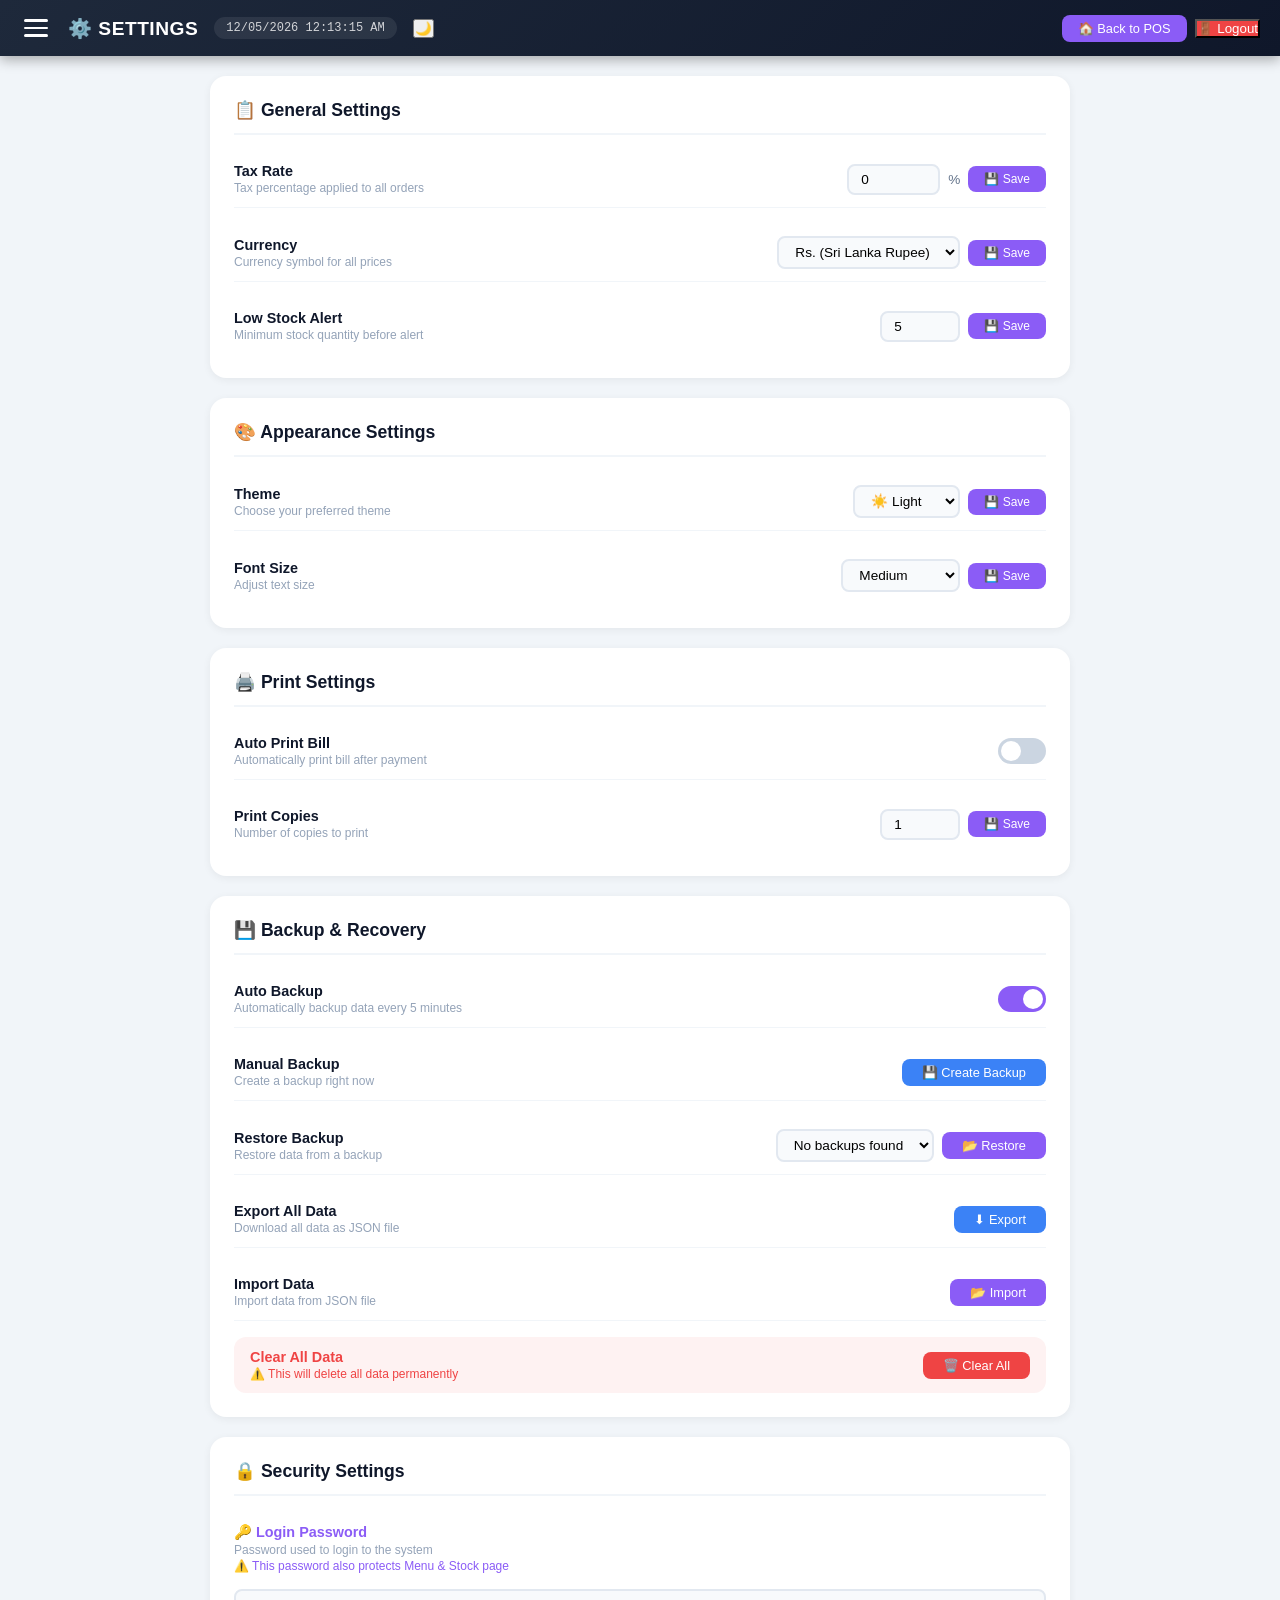
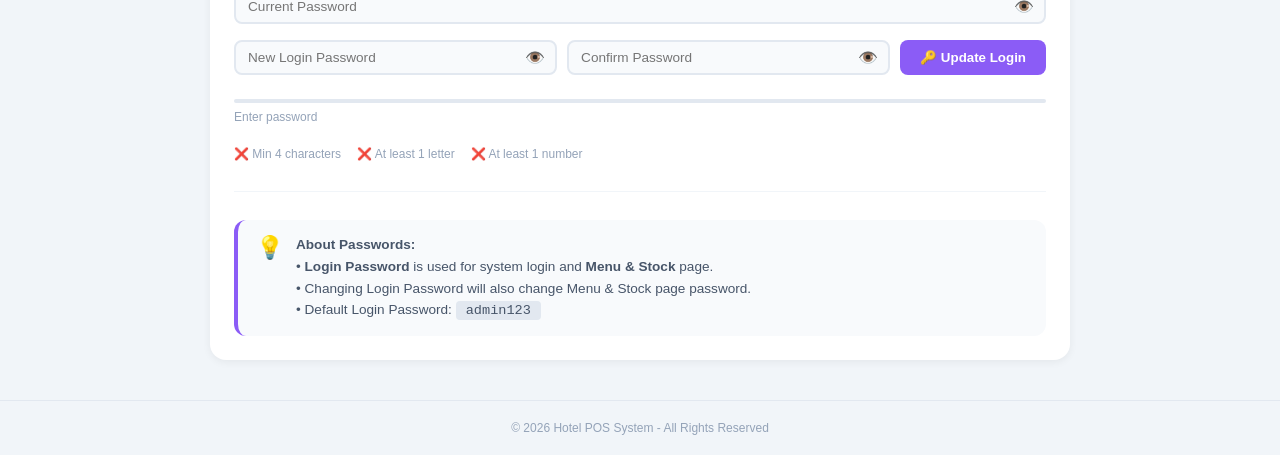
<file: settings.html>
<!DOCTYPE html>
<html lang="en">
<head>
    <meta charset="UTF-8" />
    <meta name="viewport" content="width=device-width, initial-scale=1.0, maximum-scale=1.0, user-scalable=no" />
    <title>Settings - Hotel POS</title>
    <link rel="stylesheet" href="style-settings.css" />
</head>
<body>

<!-- ===== HEADER ===== -->
<div class="main-header">
    <div class="header-left">
        <button class="hamburger-btn" id="hamburgerBtn" onclick="toggleDropdown()">
            <span></span>
            <span></span>
            <span></span>
        </button>
        <h1>⚙️ SETTINGS</h1>
        <span class="datetime" id="datetime">--</span>
        <button id="darkModeToggle" class="theme-toggle-btn" onclick="toggleTheme()">🌙</button>
    </div>
    <div class="header-right">
        <button onclick="window.location.href='index.html'" class="back-btn">🏠 Back to POS</button>
        <button class="tab-btn" onclick="logout()" style="background:#ef4444;color:#fff;">🚪 Logout</button>
    </div>
</div>

<!-- ===== DROPDOWN MENU ===== -->
<div class="dropdown-menu" id="dropdownMenu">
    <div class="dropdown-content">
        <a href="index.html" class="dropdown-item">
            <span class="drop-icon">🧾</span>
            <span class="drop-text">POS</span>
        </a>
        <a href="index.html#history" class="dropdown-item" onclick="switchTab('history')">
            <span class="drop-icon">📜</span>
            <span class="drop-text">History</span>
        </a>
        <a href="report.html" class="dropdown-item">
            <span class="drop-icon">📊</span>
            <span class="drop-text">Report</span>
        </a>
        <a href="items-stock.html" class="dropdown-item">
            <span class="drop-icon">📋</span>
            <span class="drop-text">Menu & Stock</span>
        </a>
        <a href="tables.html" class="dropdown-item">
            <span class="drop-icon">🪑</span>
            <span class="drop-text">Tables</span>
        </a>
        <a href="settings.html" class="dropdown-item active-link">
            <span class="drop-icon">⚙️</span>
            <span class="drop-text">Settings</span>
        </a>
        <div class="dropdown-divider"></div>
        <a href="#" class="dropdown-item" onclick="toggleFullScreen();">
            <span class="drop-icon">⛶</span>
            <span class="drop-text">Full Screen</span>
        </a>
        <a href="#" class="dropdown-item" onclick="logout();">
            <span class="drop-icon">🚪</span>
            <span class="drop-text">Logout</span>
        </a>
    </div>
</div>

<!-- ===== DROPDOWN OVERLAY ===== -->
<div class="dropdown-overlay" id="dropdownOverlay" onclick="closeDropdown()"></div>

<!-- ===== SETTINGS CONTENT ===== -->
<div class="settings-container">

    <!-- ===== TOAST NOTIFICATION ===== -->
    <div id="toast"></div>

    <!-- ===== General Settings ===== -->
    <div class="settings-section">
        <h2>📋 General Settings</h2>
        <div class="settings-group">
            
            <!-- ===== Tax Rate ===== -->
            <div class="setting-item">
                <div class="setting-info">
                    <span class="setting-label">Tax Rate</span>
                    <span class="setting-desc">Tax percentage applied to all orders</span>
                </div>
                <div class="setting-control">
                    <input type="number" id="taxRate" value="0" min="0" max="100" step="0.5" />
                    <span class="setting-unit">%</span>
                    <button class="save-setting-btn" onclick="saveSetting('taxRate')">💾 Save</button>
                </div>
            </div>

            <div class="setting-item">
                <div class="setting-info">
                    <span class="setting-label">Currency</span>
                    <span class="setting-desc">Currency symbol for all prices</span>
                </div>
                <div class="setting-control">
                    <select id="currency">
                        <option value="Rs.">Rs. (Sri Lanka Rupee)</option>
                        <option value="$">$ (US Dollar)</option>
                        <option value="€">€ (Euro)</option>
                        <option value="£">£ (British Pound)</option>
                        <option value="₹">₹ (Indian Rupee)</option>
                    </select>
                    <button class="save-setting-btn" onclick="saveSetting('currency')">💾 Save</button>
                </div>
            </div>

            <div class="setting-item">
                <div class="setting-info">
                    <span class="setting-label">Low Stock Alert</span>
                    <span class="setting-desc">Minimum stock quantity before alert</span>
                </div>
                <div class="setting-control">
                    <input type="number" id="lowStockAlert" value="5" min="1" max="50" step="1" />
                    <button class="save-setting-btn" onclick="saveSetting('lowStockAlert')">💾 Save</button>
                </div>
            </div>
        </div>
    </div>

    <!-- ===== Appearance Settings ===== -->
    <div class="settings-section">
        <h2>🎨 Appearance Settings</h2>
        <div class="settings-group">
            <div class="setting-item">
                <div class="setting-info">
                    <span class="setting-label">Theme</span>
                    <span class="setting-desc">Choose your preferred theme</span>
                </div>
                <div class="setting-control">
                    <select id="theme">
                        <option value="light">☀️ Light</option>
                        <option value="dark">🌙 Dark</option>
                        <option value="blue">🔵 Blue</option>
                        <option value="green">🟢 Green</option>
                    </select>
                    <button class="save-setting-btn" onclick="saveSetting('theme')">💾 Save</button>
                </div>
            </div>

            <div class="setting-item">
                <div class="setting-info">
                    <span class="setting-label">Font Size</span>
                    <span class="setting-desc">Adjust text size</span>
                </div>
                <div class="setting-control">
                    <select id="fontSize">
                        <option value="small">Small</option>
                        <option value="medium" selected>Medium</option>
                        <option value="large">Large</option>
                        <option value="xlarge">Extra Large</option>
                    </select>
                    <button class="save-setting-btn" onclick="saveSetting('fontSize')">💾 Save</button>
                </div>
            </div>
        </div>
    </div>

    <!-- ===== Print Settings ===== -->
    <div class="settings-section">
        <h2>🖨️ Print Settings</h2>
        <div class="settings-group">
            <div class="setting-item">
                <div class="setting-info">
                    <span class="setting-label">Auto Print Bill</span>
                    <span class="setting-desc">Automatically print bill after payment</span>
                </div>
                <div class="setting-control">
                    <label class="switch">
                        <input type="checkbox" id="autoPrint" />
                        <span class="slider"></span>
                    </label>
                </div>
            </div>

            <div class="setting-item">
                <div class="setting-info">
                    <span class="setting-label">Print Copies</span>
                    <span class="setting-desc">Number of copies to print</span>
                </div>
                <div class="setting-control">
                    <input type="number" id="printCopies" value="1" min="1" max="5" step="1" />
                    <button class="save-setting-btn" onclick="saveSetting('printCopies')">💾 Save</button>
                </div>
            </div>
        </div>
    </div>

    <!-- ===== BACKUP & RECOVERY ===== -->
    <div class="settings-section">
        <h2>💾 Backup & Recovery</h2>
        <div class="settings-group">
            
            <div class="setting-item">
                <div class="setting-info">
                    <span class="setting-label">Auto Backup</span>
                    <span class="setting-desc">Automatically backup data every 5 minutes</span>
                </div>
                <div class="setting-control">
                    <label class="switch">
                        <input type="checkbox" id="autoBackupToggle" checked />
                        <span class="slider"></span>
                    </label>
                </div>
            </div>

            <div class="setting-item">
                <div class="setting-info">
                    <span class="setting-label">Manual Backup</span>
                    <span class="setting-desc">Create a backup right now</span>
                </div>
                <div class="setting-control">
                    <button class="export-btn" onclick="createManualBackup()">💾 Create Backup</button>
                </div>
            </div>

            <div class="setting-item">
                <div class="setting-info">
                    <span class="setting-label">Restore Backup</span>
                    <span class="setting-desc">Restore data from a backup</span>
                </div>
                <div class="setting-control">
                    <select id="backupList">
                        <option value="">No backups found</option>
                    </select>
                    <button class="import-btn" onclick="restoreSelectedBackup()">📂 Restore</button>
                </div>
            </div>

            <div class="setting-item">
                <div class="setting-info">
                    <span class="setting-label">Export All Data</span>
                    <span class="setting-desc">Download all data as JSON file</span>
                </div>
                <div class="setting-control">
                    <button class="export-btn" onclick="exportAllData()">⬇ Export</button>
                </div>
            </div>

            <div class="setting-item">
                <div class="setting-info">
                    <span class="setting-label">Import Data</span>
                    <span class="setting-desc">Import data from JSON file</span>
                </div>
                <div class="setting-control">
                    <input type="file" id="importFile" accept=".json" style="display:none;" />
                    <button class="import-btn" onclick="document.getElementById('importFile').click()">📂 Import</button>
                </div>
            </div>

            <div class="setting-item danger">
                <div class="setting-info">
                    <span class="setting-label" style="color:#ef4444;">Clear All Data</span>
                    <span class="setting-desc" style="color:#ef4444;">⚠️ This will delete all data permanently</span>
                </div>
                <div class="setting-control">
                    <button class="clear-btn" onclick="clearAllData()">🗑️ Clear All</button>
                </div>
            </div>
        </div>
    </div>

    <!-- ===== Security Settings ===== -->
    <div class="settings-section">
        <h2>🔒 Security Settings</h2>
        <div class="settings-group">
            
            <!-- ===== Login Password ===== -->
            <div class="setting-item password-setting">
                <div class="setting-info">
                    <span class="setting-label" style="color:#8b5cf6;">🔑 Login Password</span>
                    <span class="setting-desc">Password used to login to the system</span>
                    <span class="setting-desc" style="color:#8b5cf6;font-weight:500;">⚠️ This password also protects Menu & Stock page</span>
                </div>
                <div class="setting-control password-input-group">
                    <div class="password-row">
                        <div class="password-toggle" style="flex:1; min-width:120px;">
                            <input type="password" id="currentLoginPassword" placeholder="Current Password" />
                            <button class="toggle-btn" onclick="togglePasswordVisibility('currentLoginPassword', this)">👁️</button>
                        </div>
                    </div>
                    <div class="password-row">
                        <div class="password-toggle" style="flex:1; min-width:120px;">
                            <input type="password" id="newLoginPassword" placeholder="New Login Password" oninput="checkLoginPasswordStrength(this.value); checkLoginPasswordMatch()" />
                            <button class="toggle-btn" onclick="togglePasswordVisibility('newLoginPassword', this)">👁️</button>
                        </div>
                        <div class="password-toggle" style="flex:1; min-width:120px;">
                            <input type="password" id="confirmLoginPassword" placeholder="Confirm Password" oninput="checkLoginPasswordMatch()" />
                            <button class="toggle-btn" onclick="togglePasswordVisibility('confirmLoginPassword', this)">👁️</button>
                        </div>
                        <button class="update-password-btn login-btn" onclick="updateLoginPassword()">🔑 Update Login</button>
                    </div>
                    <div class="password-strength" id="loginPasswordStrength">
                        <div class="strength-bar">
                            <div class="strength-fill" id="loginStrengthFill"></div>
                        </div>
                        <span class="strength-text" id="loginStrengthText">Enter password</span>
                    </div>
                    <div class="password-requirements">
                        <span class="req-item invalid" id="loginReqLength">❌ Min 4 characters</span>
                        <span class="req-item invalid" id="loginReqLetter">❌ At least 1 letter</span>
                        <span class="req-item invalid" id="loginReqNumber">❌ At least 1 number</span>
                    </div>
                    <div class="password-match" id="loginPasswordMatch"></div>
                </div>
            </div>

            <!-- ===== Password Info Box ===== -->
            <div class="password-info-box">
                <span>💡</span>
                <div>
                    <strong>About Passwords:</strong><br/>
                    • <strong>Login Password</strong> is used for system login and <strong>Menu & Stock</strong> page.<br/>
                    • Changing Login Password will also change Menu & Stock page password.<br/>
                    • Default Login Password: <code>admin123</code>
                </div>
            </div>

        </div>
    </div>

</div>

<!-- ===== FOOTER ===== -->
<div class="footer">
    <p>© 2026 Hotel POS System - All Rights Reserved</p>
</div>

<script>
// ============================================================
//  DATA KEYS
// ============================================================
const SETTINGS_KEY = 'hotel_settings';
const LOGIN_PASSWORD_KEY = 'hotel_password';
const TAX_KEY = 'tax_rate';
const BACKUP_KEY = 'hotel_backups';

// ============================================================
//  GET STORED PASSWORD
// ============================================================
function getLoginPassword() {
    return localStorage.getItem(LOGIN_PASSWORD_KEY) || 'admin123';
}

// ============================================================
//  LOAD SETTINGS
// ============================================================
function loadSettings() {
    try {
        const settings = JSON.parse(localStorage.getItem(SETTINGS_KEY) || '{}');
        
        if (settings.taxRate !== undefined) document.getElementById('taxRate').value = settings.taxRate;
        if (settings.currency) document.getElementById('currency').value = settings.currency;
        if (settings.lowStockAlert !== undefined) document.getElementById('lowStockAlert').value = settings.lowStockAlert;
        if (settings.theme) {
            document.getElementById('theme').value = settings.theme;
            applyTheme(settings.theme);
        }
        if (settings.fontSize) {
            document.getElementById('fontSize').value = settings.fontSize;
            applyFontSize(settings.fontSize);
        }
        if (settings.autoPrint !== undefined) document.getElementById('autoPrint').checked = settings.autoPrint;
        if (settings.printCopies !== undefined) document.getElementById('printCopies').value = settings.printCopies;
    } catch (e) {
        console.log('No settings found');
    }
    
    const taxRate = localStorage.getItem(TAX_KEY);
    if (taxRate !== null) {
        document.getElementById('taxRate').value = taxRate;
    }
}

// ============================================================
//  SAVE SETTING
// ============================================================
function saveSetting(key) {
    let settings = {};
    try {
        settings = JSON.parse(localStorage.getItem(SETTINGS_KEY) || '{}');
    } catch (e) {
        settings = {};
    }
    
    let value;
    switch(key) {
        case 'taxRate':
            value = parseFloat(document.getElementById('taxRate').value) || 0;
            localStorage.setItem(TAX_KEY, value);
            break;
        case 'currency':
            value = document.getElementById('currency').value;
            break;
        case 'lowStockAlert':
            value = parseInt(document.getElementById('lowStockAlert').value) || 5;
            break;
        case 'theme':
            value = document.getElementById('theme').value;
            break;
        case 'fontSize':
            value = document.getElementById('fontSize').value;
            break;
        case 'autoPrint':
            value = document.getElementById('autoPrint').checked;
            break;
        case 'printCopies':
            value = parseInt(document.getElementById('printCopies').value) || 1;
            break;
        default:
            return;
    }
    
    settings[key] = value;
    localStorage.setItem(SETTINGS_KEY, JSON.stringify(settings));
    
    const btn = event.target;
    const originalText = btn.textContent;
    btn.textContent = '✅ Saved!';
    btn.style.background = '#16a34a';
    btn.style.color = 'white';
    setTimeout(() => {
        btn.textContent = originalText;
        btn.style.background = '';
        btn.style.color = '';
    }, 1500);
    
    if (key === 'theme') {
        applyTheme(value);
    }
    if (key === 'fontSize') {
        applyFontSize(value);
    }
    if (key === 'taxRate') {
        showToast(`✅ Tax rate set to ${value}%`);
    }
}

// ============================================================
//  APPLY THEME
// ============================================================
function applyTheme(theme) {
    const body = document.body;
    body.classList.remove('theme-light', 'theme-dark', 'theme-blue', 'theme-green');
    if (theme !== 'light') {
        body.classList.add(`theme-${theme}`);
    }
}

// ============================================================
//  APPLY FONT SIZE
// ============================================================
function applyFontSize(size) {
    const body = document.body;
    body.classList.remove('font-small', 'font-medium', 'font-large', 'font-xlarge');
    body.classList.add(`font-${size}`);
}

// ============================================================
//  TOGGLE PASSWORD VISIBILITY
// ============================================================
function togglePasswordVisibility(inputId, btn) {
    const input = document.getElementById(inputId);
    if (input.type === 'password') {
        input.type = 'text';
        btn.textContent = '🙈';
    } else {
        input.type = 'password';
        btn.textContent = '👁️';
    }
}

// ============================================================
//  LOGIN PASSWORD FUNCTIONS
// ============================================================
function checkLoginPasswordStrength(password) {
    checkPasswordStrength(password, 'login');
}

function checkLoginPasswordMatch() {
    checkPasswordMatch('login');
}

function updateLoginPassword() {
    const current = document.getElementById('currentLoginPassword').value;
    const newPass = document.getElementById('newLoginPassword').value;
    const confirm = document.getElementById('confirmLoginPassword').value;
    
    if (!current || !newPass || !confirm) {
        showToast('❌ Please fill all fields!');
        return;
    }
    
    const storedPassword = getLoginPassword();
    
    if (current !== storedPassword) {
        showToast('❌ Current login password is incorrect!');
        document.getElementById('currentLoginPassword').value = '';
        document.getElementById('currentLoginPassword').focus();
        return;
    }
    
    if (newPass.length < 4) {
        showToast('❌ Password must be at least 4 characters!');
        document.getElementById('newLoginPassword').value = '';
        document.getElementById('newLoginPassword').focus();
        return;
    }
    
    if (newPass !== confirm) {
        showToast('❌ Passwords do not match!');
        document.getElementById('confirmLoginPassword').value = '';
        document.getElementById('confirmLoginPassword').focus();
        return;
    }
    
    localStorage.setItem(LOGIN_PASSWORD_KEY, newPass);
    localStorage.setItem('menu_stock_locked', 'true');
    
    showToast('✅ Login password changed successfully!\n⚠️ Menu & Stock page is now locked. Please use new password.');
    
    document.getElementById('currentLoginPassword').value = '';
    document.getElementById('newLoginPassword').value = '';
    document.getElementById('confirmLoginPassword').value = '';
    document.getElementById('loginPasswordMatch').textContent = '';
    document.getElementById('loginPasswordMatch').className = 'password-match';
    document.getElementById('loginStrengthText').textContent = 'Enter password';
    document.getElementById('loginStrengthFill').style.width = '0%';
    document.getElementById('loginPasswordStrength').className = 'password-strength';
    resetRequirements('login');
}

// ============================================================
//  PASSWORD HELPER FUNCTIONS
// ============================================================
function checkPasswordStrength(password, type) {
    const prefix = type === 'login' ? 'login' : 'stock';
    const strengthBar = document.getElementById(`${prefix}StrengthFill`);
    const strengthText = document.getElementById(`${prefix}StrengthText`);
    const reqLength = document.getElementById(`${prefix}ReqLength`);
    const reqLetter = document.getElementById(`${prefix}ReqLetter`);
    const reqNumber = document.getElementById(`${prefix}ReqNumber`);
    
    const hasLength = password.length >= 4;
    const hasLetter = /[a-zA-Z]/.test(password);
    const hasNumber = /[0-9]/.test(password);
    
    reqLength.textContent = hasLength ? '✅ Min 4 characters' : '❌ Min 4 characters';
    reqLength.className = 'req-item ' + (hasLength ? 'valid' : 'invalid');
    
    reqLetter.textContent = hasLetter ? '✅ At least 1 letter' : '❌ At least 1 letter';
    reqLetter.className = 'req-item ' + (hasLetter ? 'valid' : 'invalid');
    
    reqNumber.textContent = hasNumber ? '✅ At least 1 number' : '❌ At least 1 number';
    reqNumber.className = 'req-item ' + (hasNumber ? 'valid' : 'invalid');
    
    let score = 0;
    if (hasLength) score++;
    if (hasLetter) score++;
    if (hasNumber) score++;
    if (password.length >= 8) score++;
    
    const strengthClasses = ['', 'strength-weak', 'strength-medium', 'strength-strong', 'strength-very-strong'];
    const strengthLabels = ['', 'Weak', 'Medium', 'Strong', 'Very Strong'];
    const colors = ['', '#ef4444', '#f59e0b', '#3b82f6', '#16a34a'];
    
    const level = Math.min(score, 4);
    const parent = document.getElementById(`${prefix}PasswordStrength`);
    parent.className = 'password-strength ' + strengthClasses[level];
    strengthBar.style.width = (level * 25) + '%';
    strengthBar.style.background = colors[level];
    strengthText.textContent = level > 0 ? strengthLabels[level] : 'Enter password';
}

function checkPasswordMatch(type) {
    const prefix = type === 'login' ? 'login' : 'stock';
    const newPass = document.getElementById(`new${prefix === 'login' ? 'Login' : 'Stock'}Password`).value;
    const confirmPass = document.getElementById(`confirm${prefix === 'login' ? 'Login' : 'Stock'}Password`).value;
    const matchEl = document.getElementById(`${prefix}PasswordMatch`);
    
    if (confirmPass.length === 0) {
        matchEl.textContent = '';
        matchEl.className = 'password-match';
        return;
    }
    
    if (newPass === confirmPass) {
        matchEl.textContent = '✅ Passwords match!';
        matchEl.className = 'password-match match';
    } else {
        matchEl.textContent = '❌ Passwords do not match!';
        matchEl.className = 'password-match no-match';
    }
}

function resetRequirements(type) {
    const prefix = type === 'login' ? 'login' : 'stock';
    document.getElementById(`${prefix}ReqLength`).textContent = '❌ Min 4 characters';
    document.getElementById(`${prefix}ReqLength`).className = 'req-item invalid';
    document.getElementById(`${prefix}ReqLetter`).textContent = '❌ At least 1 letter';
    document.getElementById(`${prefix}ReqLetter`).className = 'req-item invalid';
    document.getElementById(`${prefix}ReqNumber`).textContent = '❌ At least 1 number';
    document.getElementById(`${prefix}ReqNumber`).className = 'req-item invalid';
}

// ============================================================
//  BACKUP FUNCTIONS
// ============================================================
function getBackups() {
    try {
        return JSON.parse(localStorage.getItem(BACKUP_KEY) || '[]');
    } catch (error) {
        return [];
    }
}

function createManualBackup() {
    if (typeof createBackup === 'function') {
        const backup = createBackup();
        if (backup) {
            showToast('✅ Manual backup created successfully!');
            loadBackupList();
        } else {
            showToast('❌ Backup creation failed!');
        }
    } else {
        // Fallback backup creation
        try {
            const backup = {
                id: Date.now(),
                date: new Date().toLocaleString(),
                data: {
                    items: JSON.parse(localStorage.getItem('hotel_items') || '[]'),
                    history: JSON.parse(localStorage.getItem('hotel_history') || '[]'),
                    stock: JSON.parse(localStorage.getItem('hotel_stock') || '[]'),
                    categories: JSON.parse(localStorage.getItem('hotel_categories') || '[]'),
                    settings: localStorage.getItem('hotel_settings') || '{}',
                    taxRate: localStorage.getItem('tax_rate') || '0'
                }
            };
            let backups = getBackups();
            backups.push(backup);
            if (backups.length > 10) {
                backups = backups.slice(-10);
            }
            localStorage.setItem(BACKUP_KEY, JSON.stringify(backups));
            showToast('✅ Manual backup created successfully!');
            loadBackupList();
        } catch (error) {
            console.error('Backup error:', error);
            showToast('❌ Backup creation failed!');
        }
    }
}

function loadBackupList() {
    const backups = getBackups();
    const select = document.getElementById('backupList');
    
    if (backups.length === 0) {
        select.innerHTML = '<option value="">No backups found</option>';
        return;
    }
    
    select.innerHTML = backups.map(backup => 
        `<option value="${backup.id}">${backup.date} (${backup.data?.items?.length || 0} items)</option>`
    ).join('');
}

function restoreSelectedBackup() {
    const select = document.getElementById('backupList');
    const backupId = parseInt(select.value);
    
    if (!backupId) {
        showToast('⚠️ Please select a backup!');
        return;
    }
    
    if (confirm('⚠️ Restoring will replace all current data! Continue?')) {
        if (typeof restoreFromBackup === 'function') {
            const result = restoreFromBackup(backupId);
            if (result) {
                showToast('✅ Data restored successfully!');
            }
        } else {
            // Fallback restore
            try {
                const backups = getBackups();
                const backup = backups.find(b => b.id === backupId);
                if (!backup) {
                    showToast('❌ Backup not found!');
                    return;
                }
                const data = backup.data;
                if (data.items) localStorage.setItem('hotel_items', JSON.stringify(data.items));
                if (data.history) localStorage.setItem('hotel_history', JSON.stringify(data.history));
                if (data.stock) localStorage.setItem('hotel_stock', JSON.stringify(data.stock));
                if (data.categories) localStorage.setItem('hotel_categories', JSON.stringify(data.categories));
                if (data.settings) localStorage.setItem('hotel_settings', data.settings);
                if (data.taxRate) localStorage.setItem('tax_rate', data.taxRate);
                showToast('✅ Data restored successfully!');
                loadBackupList();
            } catch (error) {
                console.error('Restore error:', error);
                showToast('❌ Restore failed!');
            }
        }
    }
}

// ============================================================
//  EXPORT ALL DATA
// ============================================================
function exportAllData() {
    const data = {
        items: JSON.parse(localStorage.getItem('hotel_items') || '[]'),
        cart: JSON.parse(localStorage.getItem('hotel_cart') || '[]'),
        history: JSON.parse(localStorage.getItem('hotel_history') || '[]'),
        stock: JSON.parse(localStorage.getItem('hotel_stock') || '[]'),
        tableOrders: JSON.parse(localStorage.getItem('hotel_table_orders') || '{}'),
        customerOrders: JSON.parse(localStorage.getItem('hotel_customer_orders') || '{}'),
        settings: JSON.parse(localStorage.getItem(SETTINGS_KEY) || '{}'),
        categories: JSON.parse(localStorage.getItem('hotel_categories') || '[]'),
        taxRate: localStorage.getItem(TAX_KEY) || '0',
        backups: JSON.parse(localStorage.getItem(BACKUP_KEY) || '[]'),
        exportDate: new Date().toISOString()
    };
    
    const blob = new Blob([JSON.stringify(data, null, 2)], { type: 'application/json' });
    const url = URL.createObjectURL(blob);
    const a = document.createElement('a');
    a.href = url;
    a.download = `hotel_pos_backup_${new Date().toISOString().split('T')[0]}.json`;
    document.body.appendChild(a);
    a.click();
    document.body.removeChild(a);
    URL.revokeObjectURL(url);
    
    showToast('✅ Data exported successfully!');
}

// ============================================================
//  IMPORT DATA
// ============================================================
document.getElementById('importFile').addEventListener('change', function(e) {
    const file = e.target.files[0];
    if (!file) return;
    
    const reader = new FileReader();
    reader.onload = function(event) {
        try {
            const data = JSON.parse(event.target.result);
            
            if (data.items) localStorage.setItem('hotel_items', JSON.stringify(data.items));
            if (data.cart) localStorage.setItem('hotel_cart', JSON.stringify(data.cart));
            if (data.history) localStorage.setItem('hotel_history', JSON.stringify(data.history));
            if (data.stock) localStorage.setItem('hotel_stock', JSON.stringify(data.stock));
            if (data.tableOrders) localStorage.setItem('hotel_table_orders', JSON.stringify(data.tableOrders));
            if (data.customerOrders) localStorage.setItem('hotel_customer_orders', JSON.stringify(data.customerOrders));
            if (data.settings) localStorage.setItem(SETTINGS_KEY, JSON.stringify(data.settings));
            if (data.categories) localStorage.setItem('hotel_categories', JSON.stringify(data.categories));
            if (data.taxRate) localStorage.setItem(TAX_KEY, data.taxRate);
            if (data.backups) localStorage.setItem(BACKUP_KEY, JSON.stringify(data.backups));
            
            localStorage.setItem('menu_stock_locked', 'true');
            
            showToast('✅ Data imported successfully!\n⚠️ Menu & Stock page is now locked.');
            loadSettings();
            loadBackupList();
        } catch (e) {
            showToast('❌ Invalid file format!');
        }
    };
    reader.readAsText(file);
    this.value = '';
});

// ============================================================
//  CLEAR ALL DATA
// ============================================================
function clearAllData() {
    if (!confirm('⚠️ Are you sure you want to delete ALL data?\nThis action cannot be undone!')) return;
    if (!confirm('🔴 Really? All data including items, history, stock will be deleted!')) return;
    
    const keys = [
        'hotel_items',
        'hotel_cart',
        'hotel_history',
        'hotel_stock',
        'hotel_table_orders',
        'hotel_customer_orders',
        'hotel_categories',
        SETTINGS_KEY,
        TAX_KEY,
        BACKUP_KEY,
        'hotel_logged_in',
        'hotel_username',
        'menu_stock_locked',
        'hotel_daily_reports'
    ];
    
    keys.forEach(key => localStorage.removeItem(key));
    
    showToast('✅ All data cleared!');
    setTimeout(() => {
        window.location.href = 'login.html';
    }, 1000);
}

// ============================================================
//  CLOCK
// ============================================================
function updateClock() {
    const now = new Date();
    const d = now.toLocaleDateString('en-US', { month: '2-digit', day: '2-digit', year: 'numeric' });
    const t = now.toLocaleTimeString('en-US', { hour12: true, hour: '2-digit', minute: '2-digit', second: '2-digit' });
    document.getElementById('datetime').textContent = `${d} ${t}`;
}
updateClock();
setInterval(updateClock, 1000);

// ============================================================
//  DROPDOWN MENU
// ============================================================
function toggleDropdown() {
    const btn = document.getElementById('hamburgerBtn');
    const menu = document.getElementById('dropdownMenu');
    const overlay = document.getElementById('dropdownOverlay');
    
    btn.classList.toggle('open');
    menu.classList.toggle('open');
    overlay.classList.toggle('active');
    document.body.style.overflow = menu.classList.contains('open') ? 'hidden' : '';
}

function closeDropdown() {
    document.getElementById('hamburgerBtn').classList.remove('open');
    document.getElementById('dropdownMenu').classList.remove('open');
    document.getElementById('dropdownOverlay').classList.remove('active');
    document.body.style.overflow = '';
}

// ============================================================
//  TOAST NOTIFICATION
// ============================================================
function showToast(message) {
    const toast = document.getElementById('toast');
    toast.textContent = message;
    toast.className = 'show';
    clearTimeout(toast._timeout);
    toast._timeout = setTimeout(() => {
        toast.className = '';
    }, 4000);
}

// ============================================================
//  FULL SCREEN
// ============================================================
function toggleFullScreen() {
    if (!document.fullscreenElement && !document.webkitFullscreenElement) {
        const el = document.documentElement;
        if (el.requestFullscreen) {
            el.requestFullscreen();
        } else if (el.webkitRequestFullscreen) {
            el.webkitRequestFullscreen();
        }
    } else {
        if (document.exitFullscreen) {
            document.exitFullscreen();
        } else if (document.webkitExitFullscreen) {
            document.webkitExitFullscreen();
        }
    }
}

// ============================================================
//  LOGOUT
// ============================================================
function logout() {
    if (confirm('Are you sure you want to logout?')) {
        localStorage.setItem('menu_stock_locked', 'true');
        localStorage.removeItem('hotel_logged_in');
        localStorage.removeItem('hotel_username');
        window.location.href = 'login.html';
    }
}

// ============================================================
//  CHECK LOGIN STATUS
// ============================================================
function checkLoginStatus() {
    const isLoggedIn = localStorage.getItem('hotel_logged_in');
    if (isLoggedIn !== 'true') {
        window.location.href = 'login.html';
    }
}

// ============================================================
//  KEYBOARD SHORTCUTS
// ============================================================
document.addEventListener('keydown', (e) => {
    if (e.key === 'Escape') {
        closeDropdown();
    }
});

// ============================================================
//  AUTO BACKUP TOGGLE
// ============================================================
document.getElementById('autoBackupToggle')?.addEventListener('change', function() {
    if (this.checked) {
        if (typeof startAutoBackup === 'function') {
            startAutoBackup();
        }
        showToast('✅ Auto-backup enabled');
    } else {
        if (typeof stopAutoBackup === 'function') {
            stopAutoBackup();
        }
        showToast('⏸ Auto-backup disabled');
    }
});

// ============================================================
//  EXPORT FUNCTIONS
// ============================================================
window.saveSetting = saveSetting;
window.exportAllData = exportAllData;
window.clearAllData = clearAllData;
window.togglePasswordVisibility = togglePasswordVisibility;
window.checkLoginPasswordStrength = checkLoginPasswordStrength;
window.checkLoginPasswordMatch = checkLoginPasswordMatch;
window.updateLoginPassword = updateLoginPassword;
window.toggleDropdown = toggleDropdown;
window.closeDropdown = closeDropdown;
window.toggleFullScreen = toggleFullScreen;
window.logout = logout;
window.showToast = showToast;
window.toggleTheme = toggleTheme;
window.createManualBackup = createManualBackup;
window.loadBackupList = loadBackupList;
window.restoreSelectedBackup = restoreSelectedBackup;

// ============================================================
//  APPLY SAVED THEME
// ============================================================
function loadSavedTheme() {
    const savedTheme = localStorage.getItem('theme');
    const btn = document.getElementById('darkModeToggle');
    if (savedTheme === 'dark') {
        document.body.classList.add('theme-dark');
        if (btn) btn.textContent = '☀️';
    } else {
        document.body.classList.remove('theme-dark');
        if (btn) btn.textContent = '🌙';
    }
}

// ============================================================
//  INIT
// ============================================================
document.addEventListener('DOMContentLoaded', function() {
    checkLoginStatus();
    loadSavedTheme();
    loadSettings();
    loadBackupList();
});
</script>
</body>
</html>
</file>
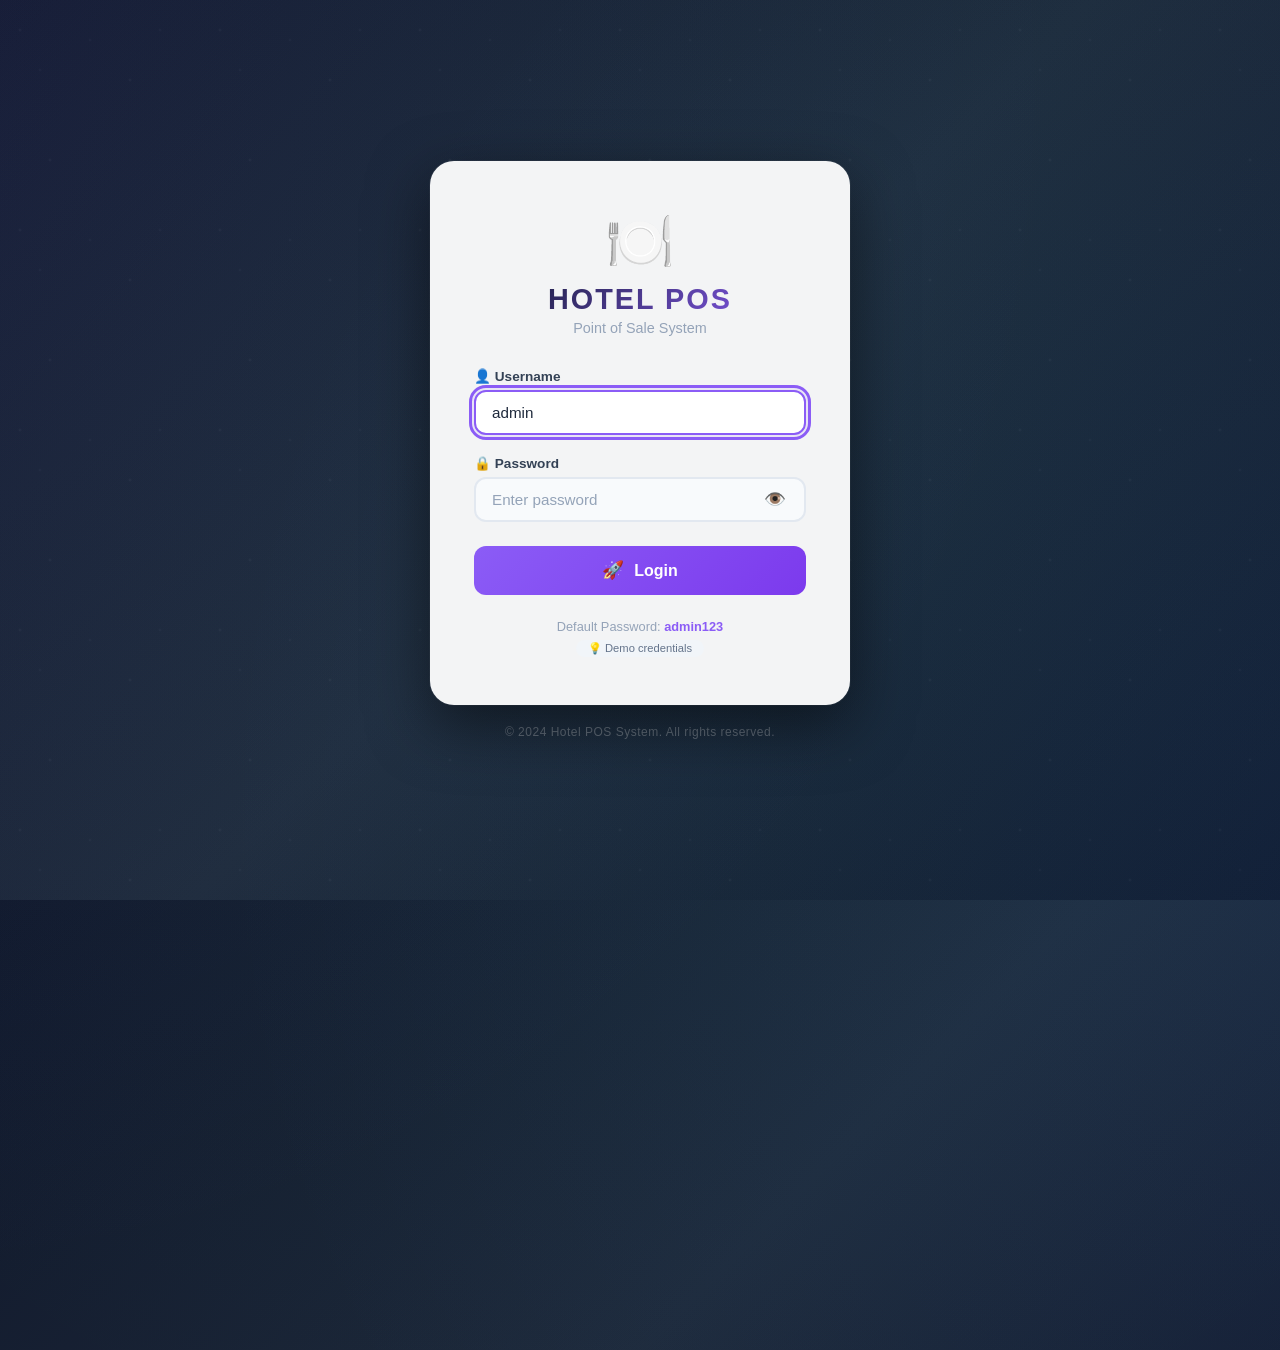
<file: stock.html>
<!DOCTYPE html>
<html lang="en">
<head>
    <meta charset="UTF-8" />
    <meta name="viewport" content="width=device-width, initial-scale=1.0, maximum-scale=1.0, user-scalable=no" />
    <title>Stock Management - Hotel POS</title>
    <link rel="stylesheet" href="style-stock.css" />
</head>
<body>

<!-- ===== PASSWORD PROTECTION OVERLAY ===== -->
<div class="password-overlay" id="passwordOverlay">
    <div class="password-box">
        <div class="password-header">
            <span class="lock-icon">🔒</span>
            <h2>Stock Management</h2>
            <p>Please enter your password to continue</p>
        </div>
        <div class="password-input-group">
            <input type="password" id="stockPasswordInput" placeholder="Enter password" autofocus />
            <button class="toggle-password-btn" onclick="toggleStockPassword()">👁️</button>
        </div>
        <div class="password-error" id="passwordError"></div>
        <button class="password-submit-btn" onclick="verifyStockPassword()">🔓 Unlock</button>
        <button class="password-cancel-btn" onclick="window.location.href='index.html'">🏠 Back to POS</button>
        <div class="password-footer">
            <span>Default Password: <strong>stock123</strong></span>
        </div>
    </div>
</div>

<!-- ===== MAIN CONTENT ===== -->
<div class="main-content-wrapper" id="mainContentWrapper" style="display:none;">

    <!-- ===== HEADER ===== -->
    <div class="main-header">
        <div class="header-left">
            <button class="hamburger-btn" id="hamburgerBtn" onclick="toggleDropdown()">
                <span></span>
                <span></span>
                <span></span>
            </button>
            <h1>📦 STOCK MANAGEMENT</h1>
            <span class="datetime" id="datetime">--</span>
        </div>
        <div class="header-right">
            <button onclick="window.location.href='index.html'" class="back-btn">🏠 Back to POS</button>
            <button id="refreshBtn" class="refresh-btn">⟳ Refresh</button>
            <button onclick="lockStock()" class="lock-btn">🔒 Lock</button>
        </div>
    </div>

    <!-- ===== DROPDOWN MENU ===== -->
    <div class="dropdown-menu" id="dropdownMenu">
        <div class="dropdown-content">
            <a href="index.html" class="dropdown-item">
                <span class="drop-icon">🧾</span>
                <span class="drop-text">POS</span>
            </a>
            <a href="index.html#history" class="dropdown-item" onclick="switchTab('history')">
                <span class="drop-icon">📜</span>
                <span class="drop-text">History</span>
            </a>
            <a href="report.html" class="dropdown-item">
                <span class="drop-icon">📊</span>
                <span class="drop-text">Report</span>
            </a>
            <a href="items.html" class="dropdown-item">
                <span class="drop-icon">📋</span>
                <span class="drop-text">Menu</span>
            </a>
            <a href="tables.html" class="dropdown-item">
                <span class="drop-icon">🪑</span>
                <span class="drop-text">Tables</span>
            </a>
            <a href="stock.html" class="dropdown-item active-link">
                <span class="drop-icon">📦</span>
                <span class="drop-text">Stock</span>
            </a>
            <a href="settings.html" class="dropdown-item">
                <span class="drop-icon">⚙️</span>
                <span class="drop-text">Settings</span>
            </a>
            <div class="dropdown-divider"></div>
            <a href="#" class="dropdown-item" onclick="toggleFullScreen();">
                <span class="drop-icon">⛶</span>
                <span class="drop-text">Full Screen</span>
            </a>
            <a href="#" class="dropdown-item" onclick="logout();">
                <span class="drop-icon">🚪</span>
                <span class="drop-text">Logout</span>
            </a>
        </div>
    </div>

    <!-- ===== DROPDOWN OVERLAY ===== -->
    <div class="dropdown-overlay" id="dropdownOverlay" onclick="closeDropdown()"></div>

    <!-- ===== SUMMARY CARDS ===== -->
    <div class="stock-summary" id="stockSummary">
        <div class="summary-card">
            <div class="card-icon">📋</div>
            <div class="card-info">
                <div class="num" id="totalItems">0</div>
                <div class="label">Total Items</div>
            </div>
        </div>
        <div class="summary-card">
            <div class="card-icon">📦</div>
            <div class="card-info">
                <div class="num" id="totalStock">0</div>
                <div class="label">Total Stock</div>
            </div>
        </div>
        <div class="summary-card warning">
            <div class="card-icon">⚠️</div>
            <div class="card-info">
                <div class="num" id="lowStockCount">0</div>
                <div class="label">Low Stock Items</div>
            </div>
        </div>
        <div class="summary-card success">
            <div class="card-icon">💰</div>
            <div class="card-info">
                <div class="num" id="totalValue">Rs. 0.00</div>
                <div class="label">Total Stock Value</div>
            </div>
        </div>
    </div>

    <!-- ===== ACTIONS BAR ===== -->
    <div class="actions-bar">
        <button class="active" id="showAllBtn">📋 All Items</button>
        <button id="showLowStockBtn">⚠️ Low Stock</button>
        <button id="addItemBtn" class="add-btn">➕ Add Item</button>
        <button id="exportStockBtn" class="export-btn">⬇ Export CSV</button>
        <button id="cleanupBtn" class="cleanup-btn-header">🗑️ End of Day Cleanup</button>
    </div>

    <!-- ===== STOCK TABLE ===== -->
    <div class="stock-table-container">
        <table class="stock-table" id="stockTable">
            <thead>
                <tr>
                    <th>#</th>
                    <th>Item Name</th>
                    <th>Category</th>
                    <th>Price (Rs.)</th>
                    <th>Stock</th>
                    <th>Total Value</th>
                    <th>Status</th>
                    <th>Actions</th>
                </tr>
            </thead>
            <tbody id="stockTableBody">
                <!-- Rendered by JS -->
            </tbody>
        </table>
    </div>

    <!-- ===== STOCK CLEANUP SECTION ===== -->
    <div class="stock-cleanup-section" id="stockCleanupSection" style="display:none;">
        <div class="cleanup-header">
            <div>
                <h3>🗑️ End of Day Stock Cleanup</h3>
                <p>Remove unsold stock items from today <span class="admin-badge">Admin Only</span></p>
            </div>
            <button onclick="toggleCleanupMode()" class="cleanup-toggle-btn" id="cleanupToggleBtn">🔓 Enable Cleanup</button>
        </div>

        <div class="cleanup-content" id="cleanupContent" style="display:none;">
            <div class="cleanup-list-header">
                <span></span>
                <span>Item Name</span>
                <span>Sold Today</span>
                <span>Current Stock</span>
                <span>Action</span>
            </div>
            <div id="unsoldStockList">
                <!-- Rendered by JS -->
            </div>
            
            <div class="cleanup-actions">
                <button onclick="removeAllUnsold()" class="cleanup-btn remove-all">🗑️ Remove All Unsold</button>
                <button onclick="removeSelectedUnsold()" class="cleanup-btn remove-selected">☑️ Remove Selected</button>
                <button onclick="keepAllStock()" class="cleanup-btn keep-all">✅ Keep All Stock</button>
                <button onclick="toggleCleanupMode()" class="cleanup-btn close-cleanup">✕ Close</button>
            </div>
        </div>
    </div>

    <!-- ===== ADD/EDIT ITEM MODAL ===== -->
    <div class="modal-overlay" id="itemModal">
        <div class="modal modal-small">
            <div class="modal-header">
                <h2 id="modalTitle">➕ Add New Item</h2>
                <button class="close-btn" id="closeModalBtn">✕</button>
            </div>
            <div class="modal-body">
                <label>Item Name</label>
                <input type="text" id="itemName" placeholder="e.g. Burger" />
                
                <label>Price (Rs.)</label>
                <input type="number" id="itemPrice" placeholder="0.00" step="0.01" min="0" />
                
                <label>Stock Quantity</label>
                <input type="number" id="itemStock" placeholder="0" step="1" min="0" />
                
                <label>Category</label>
                <select id="itemCategory">
                    <option value="main">🍽️ Main Dishes</option>
                    <option value="drinks">🥤 Beverages</option>
                    <option value="desserts">🍰 Desserts</option>
                    <option value="other">📦 Other</option>
                </select>
                
                <label>Low Stock Alert (Min Quantity)</label>
                <input type="number" id="itemMinStock" placeholder="5" step="1" min="0" value="5" />
                
                <input type="hidden" id="editItemId" value="" />
                
                <div class="modal-actions">
                    <button class="save-btn" id="saveItemBtn">💾 Save</button>
                    <button class="delete-btn" id="deleteItemBtn" style="display:none;">🗑 Delete</button>
                    <button class="cancel-btn" id="cancelModalBtn">✕ Cancel</button>
                </div>
            </div>
        </div>
    </div>

    <!-- ===== LOW STOCK ALERT MODAL ===== -->
    <div class="modal-overlay" id="alertModal">
        <div class="modal modal-small alert-modal">
            <div class="modal-header alert-header">
                <h2>⚠️ Low Stock Alert</h2>
                <button class="close-btn" id="closeAlertBtn">✕</button>
            </div>
            <div class="alert-body" id="alertBody">
                <!-- Rendered by JS -->
            </div>
        </div>
    </div>

    <!-- ===== TOAST NOTIFICATION ===== -->
    <div id="toast"></div>

</div>

<script>
// ============================================================
//  PASSWORD FUNCTIONS
// ============================================================
function getStockPassword() {
    try {
        const stored = localStorage.getItem('hotel_stock_password');
        if (!stored) {
            localStorage.setItem('hotel_stock_password', 'stock123');
            return 'stock123';
        }
        return stored;
    } catch (e) {
        return 'stock123';
    }
}

function isStockLocked() {
    try {
        const locked = localStorage.getItem('stock_locked');
        if (locked === null) {
            localStorage.setItem('stock_locked', 'true');
            return true;
        }
        return locked !== 'false';
    } catch (e) {
        return true;
    }
}

function verifyStockPassword() {
    const input = document.getElementById('stockPasswordInput');
    const error = document.getElementById('passwordError');
    const password = input.value;
    const storedPassword = getStockPassword();
    
    if (!password) {
        error.textContent = '❌ Please enter your password!';
        error.style.display = 'block';
        input.focus();
        return;
    }
    
    if (password === storedPassword) {
        localStorage.setItem('stock_locked', 'false');
        document.getElementById('passwordOverlay').style.display = 'none';
        document.getElementById('mainContentWrapper').style.display = 'block';
        error.style.display = 'none';
        input.value = '';
        loadData();
        renderStock('all');
        checkAdminAccess();
        showToast('🔓 Stock unlocked!');
    } else {
        error.textContent = '❌ Invalid password! Please try again.';
        error.style.display = 'block';
        input.value = '';
        input.focus();
        const box = document.querySelector('.password-box');
        if (box) {
            box.style.animation = 'shake 0.5s ease';
            setTimeout(() => { box.style.animation = ''; }, 500);
        }
    }
}

function toggleStockPassword() {
    const input = document.getElementById('stockPasswordInput');
    const btn = document.querySelector('.toggle-password-btn');
    if (input.type === 'password') {
        input.type = 'text';
        btn.textContent = '🙈';
    } else {
        input.type = 'password';
        btn.textContent = '👁️';
    }
}

function lockStock() {
    if (confirm('🔒 Lock Stock Management? You will need to enter password again.')) {
        localStorage.setItem('stock_locked', 'true');
        document.getElementById('mainContentWrapper').style.display = 'none';
        document.getElementById('passwordOverlay').style.display = 'flex';
        document.getElementById('stockPasswordInput').value = '';
        setTimeout(() => { document.getElementById('stockPasswordInput').focus(); }, 100);
        showToast('🔒 Stock locked!');
    }
}

function checkStockLock() {
    const locked = isStockLocked();
    if (locked) {
        document.getElementById('passwordOverlay').style.display = 'flex';
        document.getElementById('mainContentWrapper').style.display = 'none';
        setTimeout(() => { document.getElementById('stockPasswordInput').focus(); }, 200);
    } else {
        document.getElementById('passwordOverlay').style.display = 'none';
        document.getElementById('mainContentWrapper').style.display = 'block';
    }
}

document.addEventListener('DOMContentLoaded', function() {
    const input = document.getElementById('stockPasswordInput');
    if (input) {
        input.addEventListener('keydown', function(e) {
            if (e.key === 'Enter') {
                verifyStockPassword();
            }
        });
    }
});

// ============================================================
//  DATA
// ============================================================
const STOCK_KEY = 'hotel_stock';
const ITEMS_KEY = 'hotel_items';
const HISTORY_KEY = 'hotel_history';

let stockItems = [];
let allItems = [];
let history = [];
let currentFilter = 'all';

// ============================================================
//  LOAD / SAVE
// ============================================================
function loadData() {
    try {
        const storedStock = localStorage.getItem(STOCK_KEY);
        stockItems = storedStock ? JSON.parse(storedStock) : [];
        
        const storedItems = localStorage.getItem(ITEMS_KEY);
        allItems = storedItems ? JSON.parse(storedItems) : [];
        
        const storedHistory = localStorage.getItem(HISTORY_KEY);
        history = storedHistory ? JSON.parse(storedHistory) : [];
        
        allItems.forEach(item => {
            const stockItem = stockItems.find(s => s.id === item.id);
            if (!stockItem) {
                stockItems.push({
                    id: item.id,
                    name: item.name,
                    price: item.price,
                    category: item.category || 'other',
                    stock: 15,
                    minStock: 5
                });
            } else {
                stockItem.name = item.name;
                stockItem.price = item.price;
                stockItem.category = item.category || 'other';
            }
        });
        
        stockItems = stockItems.filter(s => allItems.some(i => i.id === s.id));
        saveStock();
    } catch (e) {
        console.error('Load error:', e);
        stockItems = [];
    }
}

function saveStock() {
    localStorage.setItem(STOCK_KEY, JSON.stringify(stockItems));
}

// ============================================================
//  HELPER FUNCTIONS
// ============================================================
function getStockColor(stock) {
    if (stock < 5) return 'stock-danger';
    else if (stock < 10) return 'stock-warning';
    else return 'stock-success';
}

function getStockStatus(stock) {
    if (stock < 5) return '🔴 Very Low';
    else if (stock < 10) return '🟡 Low';
    else return '🟢 Sufficient';
}

function getCategoryDisplay(category) {
    const names = {
        'main': '🍽️ Main Dishes',
        'drinks': '🥤 Beverages',
        'desserts': '🍰 Desserts',
        'other': '📦 Other'
    };
    return names[category] || category;
}

function isAdmin() {
    const username = localStorage.getItem('hotel_username');
    return username === 'admin';
}

// ============================================================
//  APPLY SAVED THEME
// ============================================================
function applySavedTheme() {
    try {
        const settings = JSON.parse(localStorage.getItem('hotel_settings') || '{}');
        if (settings.theme) {
            document.body.classList.add(`theme-${settings.theme}`);
        }
        if (settings.fontSize) {
            document.body.classList.add(`font-${settings.fontSize}`);
        }
    } catch (e) {
        // No settings found
    }
}

// ============================================================
//  DOM REFS
// ============================================================
const datetimeEl = document.getElementById('datetime');
const stockTableBody = document.getElementById('stockTableBody');
const totalItems = document.getElementById('totalItems');
const totalStock = document.getElementById('totalStock');
const lowStockCount = document.getElementById('lowStockCount');
const totalValue = document.getElementById('totalValue');
const addItemBtn = document.getElementById('addItemBtn');
const showAllBtn = document.getElementById('showAllBtn');
const showLowStockBtn = document.getElementById('showLowStockBtn');
const refreshBtn = document.getElementById('refreshBtn');
const exportBtn = document.getElementById('exportStockBtn');
const cleanupBtn = document.getElementById('cleanupBtn');
const modal = document.getElementById('itemModal');
const modalTitle = document.getElementById('modalTitle');
const itemName = document.getElementById('itemName');
const itemPrice = document.getElementById('itemPrice');
const itemStock = document.getElementById('itemStock');
const itemCategory = document.getElementById('itemCategory');
const itemMinStock = document.getElementById('itemMinStock');
const editItemId = document.getElementById('editItemId');
const saveItemBtn = document.getElementById('saveItemBtn');
const deleteItemBtn = document.getElementById('deleteItemBtn');
const cancelModalBtn = document.getElementById('cancelModalBtn');
const closeModalBtn = document.getElementById('closeModalBtn');
const alertModal = document.getElementById('alertModal');
const alertBody = document.getElementById('alertBody');
const closeAlertBtn = document.getElementById('closeAlertBtn');

// ============================================================
//  CLOCK
// ============================================================
function updateClock() {
    const now = new Date();
    const d = now.toLocaleDateString('en-US', { month: '2-digit', day: '2-digit', year: 'numeric' });
    const t = now.toLocaleTimeString('en-US', { hour12: true, hour: '2-digit', minute: '2-digit', second: '2-digit' });
    datetimeEl.textContent = `${d} ${t}`;
}
updateClock();
setInterval(updateClock, 1000);

// ============================================================
//  DROPDOWN MENU
// ============================================================
function toggleDropdown() {
    const btn = document.getElementById('hamburgerBtn');
    const menu = document.getElementById('dropdownMenu');
    const overlay = document.getElementById('dropdownOverlay');
    
    btn.classList.toggle('open');
    if (btn.classList.contains('open')) {
        menu.style.display = 'block';
        menu.style.transform = 'translateX(0)';
        overlay.style.display = 'block';
        overlay.classList.add('active');
        document.body.style.overflow = 'hidden';
    } else {
        menu.style.transform = 'translateX(-100%)';
        setTimeout(() => { menu.style.display = 'none'; }, 300);
        overlay.style.display = 'none';
        overlay.classList.remove('active');
        document.body.style.overflow = '';
    }
}

function closeDropdown() {
    const btn = document.getElementById('hamburgerBtn');
    const menu = document.getElementById('dropdownMenu');
    const overlay = document.getElementById('dropdownOverlay');
    
    btn.classList.remove('open');
    menu.style.transform = 'translateX(-100%)';
    setTimeout(() => { menu.style.display = 'none'; }, 300);
    overlay.style.display = 'none';
    overlay.classList.remove('active');
    document.body.style.overflow = '';
}

// ============================================================
//  RENDER STOCK TABLE
// ============================================================
function renderStock(filter = 'all') {
    currentFilter = filter;
    let filteredItems = stockItems;
    
    if (filter === 'low') {
        filteredItems = stockItems.filter(item => item.stock <= item.minStock);
    }
    
    filteredItems.sort((a, b) => a.name.localeCompare(b.name));
    
    if (filteredItems.length === 0) {
        stockTableBody.innerHTML = `
            <tr>
                <td colspan="8" class="empty-state">
                    <span style="font-size:2rem;">📦</span>
                    <p>No items found</p>
                    ${filter === 'low' ? '<p style="font-size:0.85rem;color:#94a3b8;">All items have sufficient stock!</p>' : ''}
                </td>
            </tr>
        `;
        updateSummary();
        return;
    }
    
    let html = '';
    filteredItems.forEach((item, index) => {
        const total = item.price * item.stock;
        const colorClass = getStockColor(item.stock);
        const statusText = getStockStatus(item.stock);
        
        html += `
            <tr class="${colorClass}">
                <td>${index + 1}</td>
                <td class="item-name">${item.name}</td>
                <td>${getCategoryDisplay(item.category)}</td>
                <td>Rs. ${item.price.toFixed(2)}</td>
                <td class="stock-qty ${colorClass}">${item.stock}</td>
                <td>Rs. ${total.toFixed(2)}</td>
                <td><span class="status-badge ${colorClass}">${statusText}</span></td>
                <td class="actions-cell">
                    <button class="action-btn edit-btn" onclick="editItem(${item.id})" title="Edit">✎</button>
                    <button class="action-btn add-stock-btn" onclick="addStock(${item.id})" title="Add Stock">➕</button>
                    <button class="action-btn delete-btn" onclick="confirmDelete(${item.id})" title="Delete">✕</button>
                </td>
            </tr>
        `;
    });
    
    stockTableBody.innerHTML = html;
    updateSummary();
}

// ============================================================
//  UPDATE SUMMARY
// ============================================================
function updateSummary() {
    const total = stockItems.length;
    const totalStockQty = stockItems.reduce((sum, item) => sum + item.stock, 0);
    const lowItems = stockItems.filter(item => item.stock < 5).length;
    const warningItems = stockItems.filter(item => item.stock >= 5 && item.stock < 10).length;
    const totalVal = stockItems.reduce((sum, item) => sum + (item.price * item.stock), 0);
    
    totalItems.textContent = total;
    totalStock.textContent = totalStockQty;
    lowStockCount.textContent = lowItems + warningItems;
    totalValue.textContent = `Rs. ${totalVal.toFixed(2)}`;
    
    if (lowItems > 0 && !alertModal.classList.contains('open')) {
        setTimeout(() => showLowStockAlert(), 500);
    }
}

// ============================================================
//  LOW STOCK ALERT
// ============================================================
function showLowStockAlert() {
    const lowItems = stockItems.filter(item => item.stock < 5);
    if (lowItems.length === 0) return;
    
    let html = `
        <div class="alert-icon">🔴</div>
        <div class="alert-title">${lowItems.length} item(s) are critically low in stock!</div>
        <div class="alert-message">These items have less than 5 units remaining. Please restock immediately.</div>
        <div class="alert-list">
    `;
    
    lowItems.forEach(item => {
        html += `
            <div class="alert-item danger">
                <div class="alert-item-info">
                    <span class="alert-item-name"><strong>${item.name}</strong></span>
                    <span class="alert-item-stock">Stock: <strong style="color:#dc2626;">${item.stock}</strong></span>
                    <span class="alert-item-min">Min: ${item.minStock}</span>
                </div>
                <button onclick="addStock(${item.id});closeAlert();" class="add-stock-small">➕ Add Stock</button>
            </div>
        `;
    });
    
    html += `
        </div>
        <button onclick="closeAlert()" class="alert-close-btn">Got it!</button>
    `;
    
    alertBody.innerHTML = html;
    alertModal.classList.add('open');
}

function closeAlert() {
    alertModal.classList.remove('open');
}

closeAlertBtn.addEventListener('click', closeAlert);
alertModal.addEventListener('click', function(e) {
    if (e.target === alertModal) closeAlert();
});

// ============================================================
//  ADD / EDIT ITEM
// ============================================================
function openAddModal() {
    modalTitle.textContent = '➕ Add New Item';
    itemName.value = '';
    itemPrice.value = '';
    itemStock.value = '';
    itemCategory.value = 'main';
    itemMinStock.value = 5;
    editItemId.value = '';
    deleteItemBtn.style.display = 'none';
    modal.classList.add('open');
    setTimeout(() => itemName.focus(), 100);
}

function editItem(id) {
    const item = stockItems.find(s => s.id === id);
    if (!item) return;
    
    modalTitle.textContent = '✎ Edit Item';
    itemName.value = item.name;
    itemPrice.value = item.price;
    itemStock.value = item.stock;
    itemCategory.value = item.category || 'other';
    itemMinStock.value = item.minStock || 5;
    editItemId.value = id;
    deleteItemBtn.style.display = 'block';
    modal.classList.add('open');
    setTimeout(() => itemName.focus(), 100);
}

function addStock(id) {
    const item = stockItems.find(s => s.id === id);
    if (!item) return;
    
    const amount = prompt(`Add stock for "${item.name}":\nCurrent Stock: ${item.stock}`, '10');
    if (amount === null) return;
    const qty = parseInt(amount);
    if (isNaN(qty) || qty <= 0) {
        showToast('⚠️ Please enter a valid quantity!');
        return;
    }
    
    item.stock += qty;
    saveStock();
    renderStock(currentFilter);
    showToast(`✅ Added ${qty} stock to "${item.name}"\nNew Stock: ${item.stock}`);
}

function confirmDelete(id) {
    const item = stockItems.find(s => s.id === id);
    if (!item) return;
    if (!confirm(`Delete "${item.name}" permanently?`)) return;
    stockItems = stockItems.filter(s => s.id !== id);
    saveStock();
    renderStock(currentFilter);
    showToast(`✅ "${item.name}" deleted!`);
}

// ============================================================
//  SAVE ITEM - SYNC WITH MENU
// ============================================================
saveItemBtn.addEventListener('click', function() {
    const name = itemName.value.trim();
    const price = parseFloat(itemPrice.value);
    const stock = parseInt(itemStock.value) || 0;
    const category = itemCategory.value;
    const minStock = parseInt(itemMinStock.value) || 5;
    const editId = editItemId.value;
    
    if (!name) {
        showToast('⚠️ Please enter item name!');
        itemName.focus();
        return;
    }
    if (isNaN(price) || price < 0) {
        showToast('⚠️ Please enter valid price!');
        itemPrice.focus();
        return;
    }
    if (isNaN(stock) || stock < 0) {
        showToast('⚠️ Please enter valid stock quantity!');
        itemStock.focus();
        return;
    }
    
    if (editId) {
        const idx = stockItems.findIndex(s => s.id === parseInt(editId));
        if (idx !== -1) {
            const duplicate = stockItems.find(s => s.name.toLowerCase() === name.toLowerCase() && s.id !== parseInt(editId));
            if (duplicate) {
                showToast('⚠️ Item with this name already exists!');
                return;
            }
            stockItems[idx].name = name;
            stockItems[idx].price = price;
            stockItems[idx].stock = stock;
            stockItems[idx].category = category;
            stockItems[idx].minStock = minStock;
            saveStock();
            
            // Update menu item
            const menuItem = allItems.find(i => i.id === parseInt(editId));
            if (menuItem) {
                menuItem.name = name;
                menuItem.price = price;
                menuItem.category = category;
                localStorage.setItem(ITEMS_KEY, JSON.stringify(allItems));
            }
            
            renderStock(currentFilter);
            modal.classList.remove('open');
            showToast(`✅ "${name}" updated!`);
        }
    } else {
        // Check if item exists in menu
        const menuItem = allItems.find(i => i.name.toLowerCase() === name.toLowerCase());
        
        if (menuItem) {
            // Update existing menu item's stock
            const stockItem = stockItems.find(s => s.id === menuItem.id);
            if (stockItem) {
                stockItem.stock += stock;
                stockItem.price = price;
                saveStock();
                showToast(`✅ Stock added to "${name}"`);
            } else {
                // Create stock item for existing menu item
                stockItems.push({
                    id: menuItem.id,
                    name: name,
                    price: price,
                    category: menuItem.category || 'other',
                    stock: stock,
                    minStock: minStock
                });
                saveStock();
                showToast(`✅ Stock created for "${name}"`);
            }
        } else {
            // Create both menu and stock item
            const newId = stockItems.length > 0 ? Math.max(...stockItems.map(s => s.id)) + 1 : 1;
            
            // Add to menu
            allItems.push({
                id: newId,
                name: name,
                price: price,
                category: category
            });
            localStorage.setItem(ITEMS_KEY, JSON.stringify(allItems));
            
            // Add to stock
            stockItems.push({
                id: newId,
                name: name,
                price: price,
                category: category,
                stock: stock,
                minStock: minStock
            });
            saveStock();
            showToast(`✅ "${name}" added to menu and stock!`);
        }
        renderStock(currentFilter);
        modal.classList.remove('open');
    }
});

deleteItemBtn.addEventListener('click', function() {
    const id = parseInt(editItemId.value);
    if (!id) return;
    const item = stockItems.find(s => s.id === id);
    if (!item) return;
    if (!confirm(`Delete "${item.name}" permanently?`)) return;
    stockItems = stockItems.filter(s => s.id !== id);
    saveStock();
    renderStock(currentFilter);
    modal.classList.remove('open');
    showToast(`✅ "${item.name}" deleted!`);
});

// ============================================================
//  FILTER BUTTONS
// ============================================================
showAllBtn.addEventListener('click', function() {
    document.querySelectorAll('.actions-bar button').forEach(b => {
        b.classList.remove('active');
        b.style.background = 'white';
        b.style.color = '#475569';
        b.style.borderColor = '#e2e8f0';
    });
    this.classList.add('active');
    this.style.background = '#8b5cf6';
    this.style.color = 'white';
    this.style.borderColor = '#8b5cf6';
    renderStock('all');
});

showLowStockBtn.addEventListener('click', function() {
    document.querySelectorAll('.actions-bar button').forEach(b => {
        b.classList.remove('active');
        b.style.background = 'white';
        b.style.color = '#475569';
        b.style.borderColor = '#e2e8f0';
    });
    this.classList.add('active');
    this.style.background = '#8b5cf6';
    this.style.color = 'white';
    this.style.borderColor = '#8b5cf6';
    renderStock('low');
});

addItemBtn.addEventListener('click', openAddModal);

// ============================================================
//  EXPORT STOCK CSV
// ============================================================
exportBtn.addEventListener('click', function() {
    if (stockItems.length === 0) {
        showToast('⚠️ No stock data to export!');
        return;
    }
    
    let csv = 'Item Name,Category,Price (Rs.),Stock,Total Value (Rs.),Status\n';
    stockItems.forEach(item => {
        const total = item.price * item.stock;
        const status = getStockStatus(item.stock).replace(/[🔴🟡🟢]/g, '').trim();
        csv += `"${item.name}",${getCategoryDisplay(item.category)},${item.price.toFixed(2)},${item.stock},${total.toFixed(2)},${status}\n`;
    });
    
    const blob = new Blob([csv], { type: 'text/csv;charset=utf-8;' });
    const url = URL.createObjectURL(blob);
    const a = document.createElement('a');
    a.href = url;
    a.download = `stock_report_${new Date().toISOString().split('T')[0]}.csv`;
    document.body.appendChild(a);
    a.click();
    document.body.removeChild(a);
    URL.revokeObjectURL(url);
    
    showToast('✅ Stock report exported!');
});

// ============================================================
//  MODAL CONTROLS
// ============================================================
cancelModalBtn.addEventListener('click', () => modal.classList.remove('open'));
closeModalBtn.addEventListener('click', () => modal.classList.remove('open'));
modal.addEventListener('click', (e) => { if (e.target === modal) modal.classList.remove('open'); });

// ============================================================
//  REFRESH
// ============================================================
refreshBtn.addEventListener('click', function() {
    loadData();
    renderStock(currentFilter);
    showToast('🔄 Stock refreshed!');
});

// ============================================================
//  ADMIN CHECK
// ============================================================
function checkAdminAccess() {
    const cleanupSection = document.getElementById('stockCleanupSection');
    if (isAdmin()) {
        cleanupSection.style.display = 'block';
    } else {
        cleanupSection.style.display = 'none';
    }
}

// ============================================================
//  STOCK CLEANUP FUNCTIONS
// ============================================================
let cleanupMode = false;

function toggleCleanupMode() {
    if (!isAdmin()) {
        showToast('⚠️ Only admin can access stock cleanup!');
        return;
    }
    
    cleanupMode = !cleanupMode;
    const content = document.getElementById('cleanupContent');
    const btn = document.getElementById('cleanupToggleBtn');
    
    if (cleanupMode) {
        content.style.display = 'block';
        btn.textContent = '🔒 Close Cleanup';
        btn.classList.add('close');
        loadUnsoldStock();
    } else {
        content.style.display = 'none';
        btn.textContent = '🔓 Enable Cleanup';
        btn.classList.remove('close');
    }
}

function loadUnsoldStock() {
    const today = new Date().toDateString();
    const todayBills = history.filter(bill => {
        return new Date(bill.date).toDateString() === today;
    });
    
    const soldItems = {};
    todayBills.forEach(bill => {
        bill.items.forEach(item => {
            const name = item.name;
            const qty = item.qty || item.quantity || 1;
            if (!soldItems[name]) soldItems[name] = 0;
            soldItems[name] += qty;
        });
    });
    
    const unsoldItems = stockItems.filter(stock => stock.stock > 0);
    renderUnsoldList(unsoldItems, soldItems);
}

function renderUnsoldList(unsoldItems, soldItems) {
    const container = document.getElementById('unsoldStockList');
    
    if (unsoldItems.length === 0) {
        container.innerHTML = `
            <div style="text-align:center;padding:20px;color:#94a3b8;">
                🎉 No stock items available!
            </div>
        `;
        return;
    }
    
    let html = `
        <div class="cleanup-list-header">
            <span></span>
            <span>Item Name</span>
            <span>Sold Today</span>
            <span>Current Stock</span>
            <span>Action</span>
        </div>
    `;
    
    unsoldItems.forEach((item, index) => {
        const sold = soldItems ? (soldItems[item.name] || 0) : 0;
        
        html += `
            <div class="unsold-item">
                <input type="checkbox" id="unsold_${index}" class="unsold-checkbox" />
                <span style="font-weight:500;">${item.name}</span>
                <span style="color:#3b82f6;">${sold}</span>
                <span style="color:#16a34a;font-weight:600;">${item.stock}</span>
                <button onclick="removeSingleItem(${item.id})" 
                        style="background:transparent;border:none;color:#ef4444;cursor:pointer;font-size:0.8rem;"
                        title="Remove this item from stock">
                    ✕
                </button>
            </div>
        `;
    });
    
    container.innerHTML = html;
}

function removeSingleItem(itemId) {
    if (!confirm('Remove this item from stock?')) return;
    
    const item = stockItems.find(s => s.id === itemId);
    if (!item) return;
    
    addToRemovedStock(item.name, item.stock);
    item.stock = 0;
    saveStock();
    
    showToast(`✅ "${item.name}" removed from stock`);
    loadUnsoldStock();
    renderStock(currentFilter);
}

function removeAllUnsold() {
    const unsoldItems = stockItems.filter(stock => stock.stock > 0);
    if (unsoldItems.length === 0) {
        showToast('No items to remove!');
        return;
    }
    
    if (!confirm(`⚠️ Remove ALL ${unsoldItems.length} items from stock?`)) return;
    if (!confirm('🔴 This action cannot be undone! Continue?')) return;
    
    unsoldItems.forEach(item => {
        addToRemovedStock(item.name, item.stock);
        const stockItem = stockItems.find(s => s.id === item.id);
        if (stockItem) stockItem.stock = 0;
    });
    
    saveStock();
    showToast(`✅ ${unsoldItems.length} items removed from stock`);
    loadUnsoldStock();
    renderStock(currentFilter);
}

function removeSelectedUnsold() {
    const checkboxes = document.querySelectorAll('.unsold-checkbox:checked');
    if (checkboxes.length === 0) {
        showToast('Please select items to remove!');
        return;
    }
    
    if (!confirm(`Remove ${checkboxes.length} selected items from stock?`)) return;
    
    checkboxes.forEach((cb) => {
        const index = parseInt(cb.id.split('_')[1]);
        const item = stockItems[index];
        if (item) {
            addToRemovedStock(item.name, item.stock);
            item.stock = 0;
        }
    });
    
    saveStock();
    showToast(`✅ ${checkboxes.length} items removed from stock`);
    loadUnsoldStock();
    renderStock(currentFilter);
}

function keepAllStock() {
    showToast('✅ All stock kept! No changes made.');
    toggleCleanupMode();
}

function addToRemovedStock(itemName, quantity) {
    const today = new Date().toDateString();
    let removedStock = JSON.parse(localStorage.getItem('removed_stock') || '{}');
    
    if (!removedStock[today]) {
        removedStock[today] = [];
    }
    
    removedStock[today].push({
        name: itemName,
        quantity: quantity,
        removedAt: new Date().toLocaleString()
    });
    
    localStorage.setItem('removed_stock', JSON.stringify(removedStock));
}

// ============================================================
//  CLEANUP BUTTON EVENT
// ============================================================
cleanupBtn.addEventListener('click', function() {
    if (!isAdmin()) {
        showToast('⚠️ Only admin can access stock cleanup!');
        return;
    }
    toggleCleanupMode();
});

// ============================================================
//  TOAST
// ============================================================
function showToast(message) {
    const toast = document.getElementById('toast');
    toast.textContent = message;
    toast.className = 'show';
    clearTimeout(toast._timeout);
    toast._timeout = setTimeout(() => {
        toast.className = '';
    }, 3000);
}

// ============================================================
//  FULL SCREEN
// ============================================================
function toggleFullScreen() {
    if (!document.fullscreenElement && !document.webkitFullscreenElement) {
        const el = document.documentElement;
        if (el.requestFullscreen) el.requestFullscreen();
        else if (el.webkitRequestFullscreen) el.webkitRequestFullscreen();
    } else {
        if (document.exitFullscreen) document.exitFullscreen();
        else if (document.webkitExitFullscreen) document.webkitExitFullscreen();
    }
}

// ============================================================
//  LOGOUT
// ============================================================
function logout() {
    if (confirm('Are you sure you want to logout?')) {
        localStorage.removeItem('hotel_logged_in');
        localStorage.removeItem('hotel_username');
        window.location.href = 'login.html';
    }
}

// ============================================================
//  CHECK LOGIN STATUS
// ============================================================
function checkLoginStatus() {
    const isLoggedIn = localStorage.getItem('hotel_logged_in');
    if (isLoggedIn !== 'true') {
        window.location.href = 'login.html';
    }
}

// ============================================================
//  KEYBOARD SHORTCUTS
// ============================================================
document.addEventListener('keydown', (e) => {
    if (e.key === 'Escape') {
        modal.classList.remove('open');
        alertModal.classList.remove('open');
        closeDropdown();
    }
    if ((e.ctrlKey || e.metaKey) && e.key === 'r') {
        e.preventDefault();
        loadData();
        renderStock(currentFilter);
        showToast('🔄 Refreshed!');
    }
});

// ============================================================
//  EXPORT FUNCTIONS
// ============================================================
window.editItem = editItem;
window.addStock = addStock;
window.confirmDelete = confirmDelete;
window.closeAlert = closeAlert;
window.openAddModal = openAddModal;
window.toggleDropdown = toggleDropdown;
window.closeDropdown = closeDropdown;
window.toggleFullScreen = toggleFullScreen;
window.logout = logout;
window.showToast = showToast;
window.lockStock = lockStock;
window.verifyStockPassword = verifyStockPassword;
window.toggleStockPassword = toggleStockPassword;
window.toggleCleanupMode = toggleCleanupMode;
window.removeAllUnsold = removeAllUnsold;
window.removeSelectedUnsold = removeSelectedUnsold;
window.keepAllStock = keepAllStock;

// ============================================================
//  INIT
// ============================================================
document.addEventListener('DOMContentLoaded', function() {
    checkLoginStatus();
    applySavedTheme();
    checkStockLock();
    
    if (!isStockLocked()) {
        loadData();
        renderStock('all');
        checkAdminAccess();
    }
});
</script>

</body>
</html>
</file>
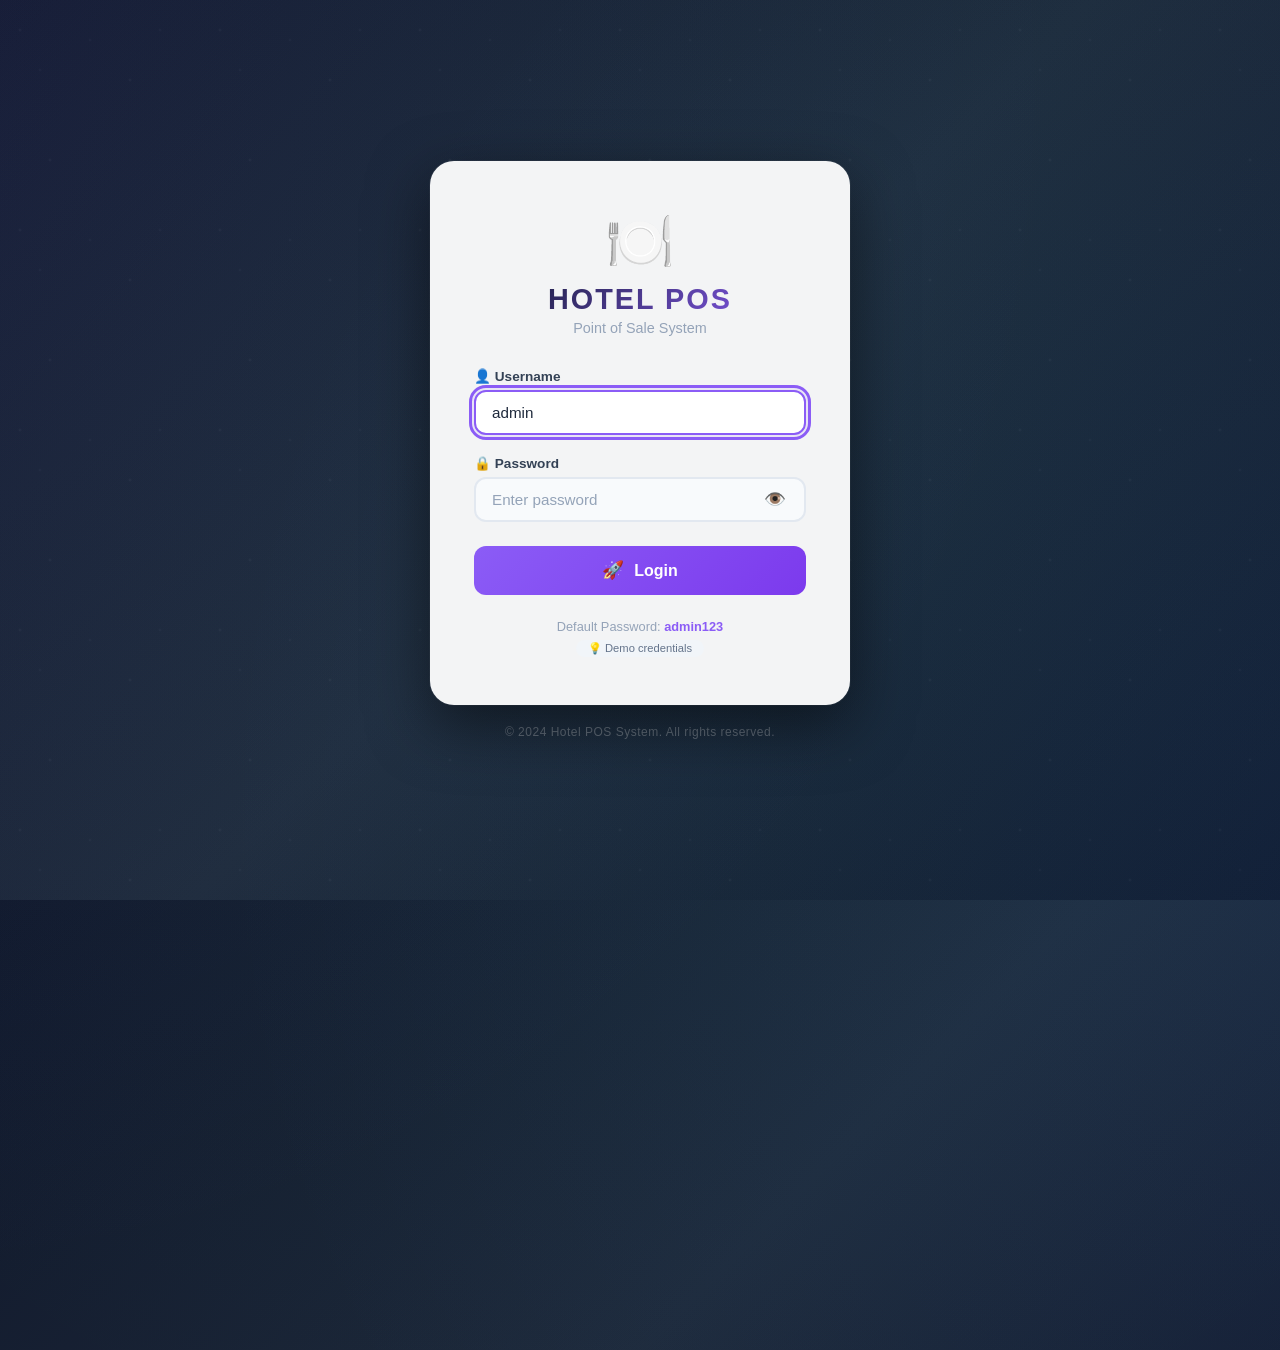
<file: tables.html>
<!DOCTYPE html>
<html lang="en">
<head>
    <meta charset="UTF-8" />
    <meta name="viewport" content="width=device-width, initial-scale=1.0, maximum-scale=1.0, user-scalable=no" />
    <title>Table Management - Hotel POS</title>
    <link rel="stylesheet" href="style-tables.css" />

    <!-- ===== PWA META TAGS ===== -->
<link rel="manifest" href="manifest.json" />
<link rel="apple-touch-icon" href="icons/icon-192.png" />
<link rel="icon" href="icons/icon-192.png" />
<meta name="theme-color" content="#8b5cf6" />
<meta name="apple-mobile-web-app-capable" content="yes" />
<meta name="apple-mobile-web-app-status-bar-style" content="black-translucent" />
<meta name="apple-mobile-web-app-title" content="Hotel POS" />

</head>
<body>

<!-- ===== HEADER ===== -->
<div class="main-header">
    <div class="header-left">
        <button class="hamburger-btn" id="hamburgerBtn" onclick="toggleDropdown()">
            <span></span>
            <span></span>
            <span></span>
        </button>
        <h1>🪑 TABLE MANAGEMENT</h1>
        <span class="datetime" id="datetime">--</span>
    </div>
    <div class="header-right">
        <button onclick="window.location.href='index.html'" class="back-btn">🏠 Back to POS</button>
        <button id="refreshBtn" class="refresh-btn">⟳ Refresh</button>
    </div>
</div>

<!-- ===== DROPDOWN MENU ===== -->
<div class="dropdown-menu" id="dropdownMenu">
    <div class="dropdown-content">
        <a href="index.html" class="dropdown-item">
            <span class="drop-icon">🧾</span>
            <span class="drop-text">POS</span>
        </a>
        <a href="index.html#history" class="dropdown-item" onclick="switchTab('history')">
            <span class="drop-icon">📜</span>
            <span class="drop-text">History</span>
        </a>
        <a href="report.html" class="dropdown-item">
            <span class="drop-icon">📊</span>
            <span class="drop-text">Report</span>
        </a>
        <a href="tables.html" class="dropdown-item active-link">
            <span class="drop-icon">🪑</span>
            <span class="drop-text">Tables</span>
        </a>
        <a href="items-stock.html" class="dropdown-item" onclick="closeDropdown();">
            <span class="drop-icon">📋</span>
            <span class="drop-text">Menu & Stock</span>
        </a>
        <a href="settings.html" class="dropdown-item">
            <span class="drop-icon">⚙️</span>
            <span class="drop-text">Settings</span>
        </a>
        <div class="dropdown-divider"></div>
        <a href="#" class="dropdown-item" onclick="toggleFullScreen();">
            <span class="drop-icon">⛶</span>
            <span class="drop-text">Full Screen</span>
        </a>
        <a href="#" class="dropdown-item" onclick="logout();">
            <span class="drop-icon">🚪</span>
            <span class="drop-text">Logout</span>
        </a>
    </div>
</div>

<!-- ===== DROPDOWN OVERLAY ===== -->
<div class="dropdown-overlay" id="dropdownOverlay" onclick="closeDropdown()"></div>

<!-- ===== ACTIONS BAR ===== -->
<div class="actions-bar">
    <button class="active" id="showAllBtn">📋 All Tables</button>
    <button id="showActiveBtn">🟡 Active</button>
    <button id="showEmptyBtn">🟢 Empty</button>
    <button id="showSummaryBtn">📊 Summary</button>
    <button id="clearAllBtn" class="clear-btn">🗑️ Clear All</button>
</div>

<!-- ===== TABLE GRID ===== -->
<div class="table-grid" id="tableGrid">
    <!-- Rendered by JS -->
</div>

<!-- ===== TABLE ORDER MODAL ===== -->
<div class="modal-overlay" id="tableModal">
    <div class="modal modal-wide">
        <div class="modal-header">
            <h2 id="modalTitle">🪑 Table #<span id="modalTableNum">1</span></h2>
            <button class="close-btn" id="closeModalBtn">✕</button>
        </div>
        <div class="modal-body">
            <div class="order-items" id="orderItems">
                <div class="empty-state">No items</div>
            </div>
            <div class="order-summary">
                <div class="line"><span>Subtotal</span><span id="modalSubtotal">Rs. 0.00</span></div>
                <div class="line total"><span>TOTAL</span><span id="modalTotal">Rs. 0.00</span></div>
                <div class="modal-actions">
                    <button class="add-items-btn" onclick="addItemsToTable()">➕ Add Items</button>
                    <button class="load-pos-btn" onclick="loadToPOS()">📤 Load to POS</button>
                    <button class="pay-btn" id="payTableBtn">💳 Pay & Close</button>
                    <button class="close-btn-red" id="closeTableBtn">🚪 Close Table</button>
                </div>
            </div>
        </div>
    </div>
</div>

<!-- ===== TABLE PAYMENT MODAL ===== -->
<div class="modal-overlay" id="tablePaymentModal">
    <div class="modal modal-small">
        <div class="modal-header">
            <h2>💳 Table Payment</h2>
            <button class="close-btn" id="closeTablePaymentBtn">✕</button>
        </div>
        <div class="payment-body">
            <div class="payment-details" id="tablePaymentDetails">
                <!-- Rendered by JS -->
            </div>
            
            <!-- Payment Method Selection -->
            <div class="payment-methods-simple">
                <label>Payment Method</label>
                <div class="payment-methods-grid">
                    <button class="payment-method-btn active" data-method="cash" onclick="selectTablePaymentMethod('cash')">💵 Cash</button>
                    <button class="payment-method-btn" data-method="card" onclick="selectTablePaymentMethod('card')">💳 Card</button>
                    <button class="payment-method-btn" data-method="mobile" onclick="selectTablePaymentMethod('mobile')">📱 Mobile</button>
                    <button class="payment-method-btn" data-method="bank" onclick="selectTablePaymentMethod('bank')">🏦 Bank</button>
                    <button class="payment-method-btn" data-method="credit" onclick="selectTablePaymentMethod('credit')">💰 Credit</button>
                </div>
            </div>
            
            <!-- Reference Input -->
            <div class="payment-input-group" id="tablePaymentReferenceGroup" style="display:none;">
                <label>Reference</label>
                <input type="text" id="tablePaymentReference" placeholder="Card/Mobile/Bank ref" />
            </div>
            
            <!-- ===== AMOUNT WITH NUMERIC KEYPAD ===== -->
            <div class="payment-amount-section">
                <label>Amount Received (Rs.)</label>
                <div class="amount-display-row">
                    <input type="number" id="tableAmountReceived" placeholder="0.00" step="0.01" min="0" readonly />
                    <button class="clear-amount-btn" id="tableClearAmountBtn" title="Clear amount">✕</button>
                </div>
                
                <!-- Numeric Keypad -->
                <div class="numeric-keypad" id="tableNumericKeypad">
                    <div class="keypad-row">
                        <button class="keypad-btn" data-value="1">1</button>
                        <button class="keypad-btn" data-value="2">2</button>
                        <button class="keypad-btn" data-value="3">3</button>
                    </div>
                    <div class="keypad-row">
                        <button class="keypad-btn" data-value="4">4</button>
                        <button class="keypad-btn" data-value="5">5</button>
                        <button class="keypad-btn" data-value="6">6</button>
                    </div>
                    <div class="keypad-row">
                        <button class="keypad-btn" data-value="7">7</button>
                        <button class="keypad-btn" data-value="8">8</button>
                        <button class="keypad-btn" data-value="9">9</button>
                    </div>
                    <div class="keypad-row">
                        <button class="keypad-btn keypad-dot" data-value=".">.</button>
                        <button class="keypad-btn" data-value="0">0</button>
                        <button class="keypad-btn keypad-backspace" data-value="backspace">⌫</button>
                    </div>
                </div>
            </div>
            
            <div class="payment-change" id="tablePaymentChange">
                <span>Change Due:</span>
                <span id="tableChangeAmount">Rs. 0.00</span>
            </div>
            
            <!-- ===== PRINT OPTION - DEFAULT OFF ===== -->
            <div class="print-option">
                <label>
                    <input type="checkbox" id="tablePrintBillCheckbox" />
                    🖨️ Print Bill
                </label>
            </div>
            
            <!-- ===== PAYMENT ACTIONS ===== -->
            <div class="payment-actions">
                <button class="confirm-btn" id="confirmTablePaymentBtn" disabled>✅ Confirm Payment</button>
                <button class="cancel-btn" id="cancelTablePaymentBtn">✕ Cancel</button>
            </div>
        </div>
    </div>
</div>

<!-- ===== TOAST NOTIFICATION ===== -->
<div id="toast"></div>

<script>
// ============================================================
//  DATA
// ============================================================
const TABLE_COUNT = 12;
const TABLE_ORDERS_KEY = 'hotel_table_orders';
const CUSTOMER_ORDERS_KEY = 'hotel_customer_orders';
const HISTORY_KEY = 'hotel_history';
const STOCK_KEY = 'hotel_stock';

let tableOrders = {};
let customerOrders = {};
let history = [];
let currentTable = null;
let currentCustomer = null;
let currentTableBill = null;
let currentFilter = 'all';

// ============================================================
//  TABLE PAYMENT VARIABLES
// ============================================================
let tableSelectedMethod = 'cash';

// ============================================================
//  LOAD / SAVE
// ============================================================
function loadData() {
    try {
        const storedTables = localStorage.getItem(TABLE_ORDERS_KEY);
        tableOrders = storedTables ? JSON.parse(storedTables) : {};
        for (let i = 1; i <= TABLE_COUNT; i++) {
            if (!tableOrders[i]) tableOrders[i] = [];
        }
        
        const storedCustomers = localStorage.getItem(CUSTOMER_ORDERS_KEY);
        customerOrders = storedCustomers ? JSON.parse(storedCustomers) : {};
        
        const storedHistory = localStorage.getItem(HISTORY_KEY);
        history = storedHistory ? JSON.parse(storedHistory) : [];
    } catch (e) {
        tableOrders = {};
        customerOrders = {};
        history = [];
        for (let i = 1; i <= TABLE_COUNT; i++) {
            tableOrders[i] = [];
        }
    }
}

function saveTables() { localStorage.setItem(TABLE_ORDERS_KEY, JSON.stringify(tableOrders)); }
function saveCustomers() { localStorage.setItem(CUSTOMER_ORDERS_KEY, JSON.stringify(customerOrders)); }
function saveHistory() { localStorage.setItem(HISTORY_KEY, JSON.stringify(history)); }

// ============================================================
//  FORCE INITIALIZE TABLES
// ============================================================
function forceInitTables() {
    const stored = localStorage.getItem(TABLE_ORDERS_KEY);
    if (!stored || stored === '{}') {
        const newOrders = {};
        for (let i = 1; i <= TABLE_COUNT; i++) {
            newOrders[i] = [];
        }
        localStorage.setItem(TABLE_ORDERS_KEY, JSON.stringify(newOrders));
    }
}

// ============================================================
//  APPLY SAVED THEME
// ============================================================
function applySavedTheme() {
    try {
        const settings = JSON.parse(localStorage.getItem('hotel_settings') || '{}');
        if (settings.theme) {
            document.body.classList.add(`theme-${settings.theme}`);
        }
        if (settings.fontSize) {
            document.body.classList.add(`font-${settings.fontSize}`);
        }
    } catch (e) {
        // No settings found
    }
}

// ============================================================
//  DOM REFS
// ============================================================
const grid = document.getElementById('tableGrid');
const modal = document.getElementById('tableModal');
const tablePaymentModal = document.getElementById('tablePaymentModal');
const modalTableNum = document.getElementById('modalTableNum');
const modalTitle = document.getElementById('modalTitle');
const orderItems = document.getElementById('orderItems');
const modalSubtotal = document.getElementById('modalSubtotal');
const modalTotal = document.getElementById('modalTotal');
const tablePaymentDetails = document.getElementById('tablePaymentDetails');
const tableAmountReceived = document.getElementById('tableAmountReceived');
const tableChangeAmount = document.getElementById('tableChangeAmount');
const confirmTablePaymentBtn = document.getElementById('confirmTablePaymentBtn');
const cancelTablePaymentBtn = document.getElementById('cancelTablePaymentBtn');
const closeTablePaymentBtn = document.getElementById('closeTablePaymentBtn');
const tablePrintBillCheckbox = document.getElementById('tablePrintBillCheckbox');
const datetimeEl = document.getElementById('datetime');

// ============================================================
//  CLOCK
// ============================================================
function updateClock() {
    const now = new Date();
    const d = now.toLocaleDateString('en-US', { month: '2-digit', day: '2-digit', year: 'numeric' });
    const t = now.toLocaleTimeString('en-US', { hour12: true, hour: '2-digit', minute: '2-digit', second: '2-digit' });
    datetimeEl.textContent = `${d} ${t}`;
}
updateClock();
setInterval(updateClock, 1000);

// ============================================================
//  DROPDOWN MENU
// ============================================================
function toggleDropdown() {
    const btn = document.getElementById('hamburgerBtn');
    const menu = document.getElementById('dropdownMenu');
    const overlay = document.getElementById('dropdownOverlay');
    
    btn.classList.toggle('open');
    menu.classList.toggle('open');
    overlay.classList.toggle('active');
    document.body.style.overflow = menu.classList.contains('open') ? 'hidden' : '';
}

function closeDropdown() {
    document.getElementById('hamburgerBtn').classList.remove('open');
    document.getElementById('dropdownMenu').classList.remove('open');
    document.getElementById('dropdownOverlay').classList.remove('active');
    document.body.style.overflow = '';
}

// ============================================================
//  RENDER TABLES
// ============================================================
function renderTables(filter = 'all') {
    currentFilter = filter;
    let html = '';
    let totalItems = 0;
    let totalRevenue = 0;
    let activeTables = 0;
    
    for (let i = 1; i <= TABLE_COUNT; i++) {
        const items = tableOrders[i] || [];
        const count = items.length;
        const subtotal = items.reduce((sum, item) => sum + item.price * item.quantity, 0);
        
        let status = 'empty';
        let statusText = '🟢 Empty';
        let badge = '';
        
        if (count > 0) {
            status = 'occupied';
            statusText = '🟡 Active';
            badge = `<span class="badge">${count}</span>`;
            totalItems += count;
            totalRevenue += subtotal;
            activeTables++;
        }
        
        if (filter === 'active' && count === 0) continue;
        if (filter === 'empty' && count > 0) continue;
        if (filter === 'summary') continue;
        
        html += `
            <div class="table-btn ${status}" onclick="openTableModal(${i})">
                <span class="num">🪑 ${i}</span>
                <span class="status">${statusText}</span>
                ${badge}
                ${count > 0 ? `<span class="total">Rs. ${subtotal.toFixed(2)}</span>` : ''}
            </div>
        `;
    }
    
    if (filter === 'summary') {
        renderSummary();
        return;
    }
    
    if (html === '') {
        html = '<div class="empty-state">No tables match this filter</div>';
    }
    
    html += `
        <div class="summary-bar">
            <span>📦 Total Items: ${totalItems}</span>
            <span>💰 Revenue: Rs. ${totalRevenue.toFixed(2)}</span>
            <span>🪑 Active Tables: ${activeTables}/${TABLE_COUNT}</span>
        </div>
    `;
    
    grid.innerHTML = html;
}

// ============================================================
//  RENDER SUMMARY
// ============================================================
function renderSummary() {
    let html = '<div class="summary-grid">';
    let grandTotal = 0;
    let grandItems = 0;
    let activeCount = 0;
    
    for (let i = 1; i <= TABLE_COUNT; i++) {
        const items = tableOrders[i] || [];
        const subtotal = items.reduce((sum, item) => sum + item.price * item.quantity, 0);
        const count = items.length;
        grandTotal += subtotal;
        grandItems += count;
        if (count > 0) activeCount++;
        
        const status = count > 0 ? 'active' : 'empty';
        const statusText = count > 0 ? '🟡 Active' : '🟢 Empty';
        
        html += `
            <div class="summary-card ${status}">
                <span class="table-num">🪑 ${i}</span>
                <span class="table-status">${statusText}</span>
                <span class="table-total">Rs. ${subtotal.toFixed(2)}</span>
                <span class="table-count">${count} items</span>
            </div>
        `;
    }
    
    html += `
        <div class="summary-grand">
            <div class="grand-item">
                <span>📊 Active Tables</span>
                <span class="grand-value">${activeCount}/${TABLE_COUNT}</span>
            </div>
            <div class="grand-item">
                <span>📦 Total Items</span>
                <span class="grand-value">${grandItems}</span>
            </div>
            <div class="grand-item">
                <span>💰 Grand Total</span>
                <span class="grand-value" style="color:#16a34a;">Rs. ${grandTotal.toFixed(2)}</span>
            </div>
        </div>
    </div>`;
    
    grid.innerHTML = html;
}

// ============================================================
//  OPEN TABLE MODAL
// ============================================================
function openTableModal(tableNum) {
    currentTable = tableNum;
    modalTableNum.textContent = tableNum;
    modalTitle.textContent = `🪑 Table #${tableNum}`;
    renderTableOrderItems(tableNum);
    modal.classList.add('open');
}

function renderTableOrderItems(tableNum) {
    const items = tableOrders[tableNum] || [];
    
    if (items.length === 0) {
        orderItems.innerHTML = '<div class="empty-state">No items for this table</div>';
        updateModalTotals(tableNum);
        return;
    }
    
    let html = '';
    items.forEach((item, index) => {
        const total = item.price * item.quantity;
        html += `
            <div class="order-item">
                <span class="item-name">${item.name}</span>
                <div class="qty-control">
                    <button onclick="changeTableQty(${tableNum}, ${index}, -1)">−</button>
                    <span>${item.quantity}</span>
                    <button onclick="changeTableQty(${tableNum}, ${index}, 1)">+</button>
                </div>
                <span class="price">Rs. ${total.toFixed(2)}</span>
                <button class="remove" onclick="removeTableItem(${tableNum}, ${index})">✕</button>
            </div>
        `;
    });
    orderItems.innerHTML = html;
    updateModalTotals(tableNum);
}

function updateModalTotals(tableNum) {
    const items = tableOrders[tableNum] || [];
    const subtotal = items.reduce((sum, item) => sum + item.price * item.quantity, 0);
    const total = subtotal;
    
    modalSubtotal.textContent = `Rs. ${subtotal.toFixed(2)}`;
    modalTotal.textContent = `Rs. ${total.toFixed(2)}`;
}

// ============================================================
//  CHANGE TABLE QTY - WITH STOCK UPDATE
// ============================================================
function changeTableQty(tableNum, index, delta) {
    const items = tableOrders[tableNum] || [];
    if (!items[index]) return;
    
    const item = items[index];
    const stockData = JSON.parse(localStorage.getItem(STOCK_KEY) || '[]');
    const stockItem = stockData.find(s => s.id === item.id);
    
    if (delta > 0) {
        if (stockItem && stockItem.stock < delta) {
            showToast(`❌ Not enough stock for ${item.name}! Available: ${stockItem.stock}`);
            return;
        }
        if (stockItem) {
            stockItem.stock -= delta;
        }
    } else {
        if (stockItem) {
            stockItem.stock += Math.abs(delta);
        }
    }
    
    localStorage.setItem(STOCK_KEY, JSON.stringify(stockData));
    
    item.quantity += delta;
    if (item.quantity <= 0) {
        items.splice(index, 1);
    }
    
    saveTables();
    renderTableOrderItems(tableNum);
    renderTables(currentFilter);
}

// ============================================================
//  REMOVE TABLE ITEM - WITH STOCK RESTORE
// ============================================================
function removeTableItem(tableNum, index) {
    const items = tableOrders[tableNum] || [];
    if (!items[index]) return;
    
    const item = items[index];
    
    const stockData = JSON.parse(localStorage.getItem(STOCK_KEY) || '[]');
    const stockItem = stockData.find(s => s.id === item.id);
    if (stockItem) {
        stockItem.stock += item.quantity;
    }
    localStorage.setItem(STOCK_KEY, JSON.stringify(stockData));
    
    items.splice(index, 1);
    saveTables();
    renderTableOrderItems(tableNum);
    renderTables(currentFilter);
}

// ============================================================
//  ADD ITEMS TO TABLE FROM POS
// ============================================================
function addItemsToTable() {
    if (!currentTable) return;
    localStorage.setItem('add_to_table', currentTable);
    window.location.href = 'index.html#pos';
}

// ============================================================
//  LOAD TABLE TO POS
// ============================================================
function loadToPOS() {
    if (!currentTable) return;
    const items = tableOrders[currentTable] || [];
    if (items.length === 0) {
        showToast('Table is empty!');
        return;
    }
    
    const stockData = JSON.parse(localStorage.getItem(STOCK_KEY) || '[]');
    let stockError = false;
    
    items.forEach(item => {
        const stockItem = stockData.find(s => s.id === item.id);
        if (stockItem) {
            if (stockItem.stock < item.quantity) {
                showToast(`❌ Not enough stock for ${item.name}! Available: ${stockItem.stock}`);
                stockError = true;
                return;
            }
        }
    });
    
    if (stockError) return;
    
    localStorage.setItem('load_table_order', JSON.stringify({
        table: currentTable,
        items: items
    }));
    
    tableOrders[currentTable] = [];
    saveTables();
    
    modal.classList.remove('open');
    showToast(`✅ Table ${currentTable} sent to POS!`);
    
    window.location.href = 'index.html#pos';
}

// ============================================================
//  CLOSE TABLE
// ============================================================
document.getElementById('closeTableBtn').addEventListener('click', function() {
    if (!currentTable) return;
    const items = tableOrders[currentTable] || [];
    if (items.length === 0) {
        showToast('Table is already empty!');
        return;
    }
    if (confirm(`Close Table ${currentTable}? This will restore stock.`)) {
        const stockData = JSON.parse(localStorage.getItem(STOCK_KEY) || '[]');
        items.forEach(item => {
            const stockItem = stockData.find(s => s.id === item.id);
            if (stockItem) {
                stockItem.stock += item.quantity;
            }
        });
        localStorage.setItem(STOCK_KEY, JSON.stringify(stockData));
        
        tableOrders[currentTable] = [];
        saveTables();
        renderTables(currentFilter);
        modal.classList.remove('open');
        showToast(`✅ Table ${currentTable} closed! Stock restored.`);
    }
});

// ============================================================
//  PRINT BILL FUNCTION
// ============================================================
function printBill(bill) {
    const printWindow = window.open('', '_blank', 'width=400,height=600');
    if (!printWindow) {
        showToast('❌ Please allow popups for printing!');
        return;
    }
    
    const itemsHtml = bill.items.map(item => `
        <tr>
            <td>${item.name}</td>
            <td style="text-align:center;">${item.qty}</td>
            <td style="text-align:right;">Rs. ${item.price.toFixed(2)}</td>
            <td style="text-align:right;">Rs. ${(item.price * item.qty).toFixed(2)}</td>
        </tr>
    `).join('');
    
    let paymentsHtml = '';
    if (bill.payments && bill.payments.length > 0) {
        paymentsHtml = bill.payments.map(p => `
            <div style="display:flex;justify-content:space-between;font-size:0.85rem;padding:2px 0;">
                <span>${p.methodLabel}${p.reference && p.reference !== '-' ? ` (${p.reference})` : ''}</span>
                <span>Rs. ${p.amount.toFixed(2)}</span>
            </div>
        `).join('');
    }
    
    printWindow.document.write(`
        <!DOCTYPE html>
        <html>
        <head>
            <title>Bill #${bill.id}</title>
            <style>
                * { margin: 0; padding: 0; box-sizing: border-box; }
                body { font-family: 'Courier New', monospace; padding: 20px; max-width: 350px; margin: 0 auto; background: white; }
                .header { text-align: center; border-bottom: 2px dashed #333; padding-bottom: 10px; margin-bottom: 10px; }
                .header h1 { margin: 0; font-size: 1.4rem; }
                .header p { margin: 4px 0; color: #666; font-size: 0.8rem; }
                table { width: 100%; border-collapse: collapse; font-size: 0.8rem; }
                th { text-align: left; border-bottom: 1px solid #ddd; padding: 4px 0; font-size: 0.7rem; color: #666; }
                td { padding: 4px 0; border-bottom: 1px solid #eee; }
                .totals { margin-top: 10px; border-top: 2px solid #333; padding-top: 10px; }
                .totals div { display: flex; justify-content: space-between; font-size: 0.85rem; padding: 2px 0; }
                .totals .grand { font-weight: 700; font-size: 1.1rem; border-top: 1px solid #ddd; padding-top: 6px; margin-top: 4px; }
                .payment-section { margin: 6px 0; padding: 6px 0; border-top: 1px dashed #ddd; border-bottom: 1px dashed #ddd; }
                .payment-section .title { font-weight: 600; font-size: 0.75rem; color: #666; margin-bottom: 2px; }
                .footer { text-align: center; margin-top: 20px; font-size: 0.8rem; color: #666; border-top: 2px dashed #333; padding-top: 10px; }
                .thankyou { font-size: 0.9rem; font-weight: 600; color: #333; }
            </style>
        </head>
        <body>
            <div class="header">
                <h1>🍽️ HOTEL POS</h1>
                <p>${bill.date}</p>
                <p>Bill #${bill.id}</p>
                ${bill.table ? `<p>🪑 Table ${bill.table}</p>` : ''}
                <p style="font-size:0.7rem;color:#999;">Thank you for your visit!</p>
            </div>
            
            <table>
                <thead>
                    <tr>
                        <th>Item</th>
                        <th style="text-align:center;">Qty</th>
                        <th style="text-align:right;">Price</th>
                        <th style="text-align:right;">Total</th>
                    </tr>
                </thead>
                <tbody>
                    ${itemsHtml}
                </tbody>
            </table>
            
            <div class="totals">
                <div><span>Subtotal</span><span>Rs. ${bill.subtotal.toFixed(2)}</span></div>
                ${bill.discount > 0 ? `<div><span>Discount</span><span>-Rs. ${bill.discount.toFixed(2)}</span></div>` : ''}
                <div class="grand"><span>TOTAL</span><span>Rs. ${bill.total.toFixed(2)}</span></div>
            </div>
            
            ${bill.payments && bill.payments.length > 0 ? `
                <div class="payment-section">
                    <div class="title">💳 Payment Details</div>
                    ${paymentsHtml}
                    <div style="display:flex;justify-content:space-between;font-size:0.85rem;padding-top:4px;border-top:1px solid #ddd;margin-top:4px;">
                        <span><strong>Total Paid</strong></span>
                        <span><strong>Rs. ${bill.received.toFixed(2)}</strong></span>
                    </div>
                    <div style="display:flex;justify-content:space-between;font-size:0.85rem;">
                        <span>Change</span>
                        <span>Rs. ${bill.change.toFixed(2)}</span>
                    </div>
                </div>
            ` : `
                <div style="display:flex;justify-content:space-between;font-size:0.85rem;padding:4px 0;">
                    <span>Received</span>
                    <span>Rs. ${bill.received.toFixed(2)}</span>
                </div>
                <div style="display:flex;justify-content:space-between;font-size:0.85rem;padding:2px 0;">
                    <span>Change</span>
                    <span>Rs. ${bill.change.toFixed(2)}</span>
                </div>
            `}
            
            <div class="footer">
                <p class="thankyou">Thank you! Come again! 🍽️</p>
                <p style="margin-top:4px;font-size:0.7rem;">Have a great day! 😊</p>
            </div>
            
            <script>
                window.onload = function() {
                    window.print();
                    setTimeout(function() {
                        window.close();
                    }, 800);
                };
            <\/script>
        </body>
        </html>
    `);
    
    printWindow.document.close();
}

// ============================================================
//  SELECT TABLE PAYMENT METHOD
// ============================================================
function selectTablePaymentMethod(method) {
    tableSelectedMethod = method;
    document.querySelectorAll('#tablePaymentModal .payment-method-btn').forEach(btn => {
        btn.classList.toggle('active', btn.dataset.method === method);
    });
    
    const refGroup = document.getElementById('tablePaymentReferenceGroup');
    const refInput = document.getElementById('tablePaymentReference');
    
    if (['card', 'mobile', 'bank'].includes(method)) {
        refGroup.style.display = 'block';
        refInput.placeholder = method === 'card' ? 'Card (last 4)' : 
                              method === 'mobile' ? 'Mobile no' : 'Bank ref';
        refInput.focus();
    } else {
        refGroup.style.display = 'none';
        refInput.value = '';
    }
}

// ============================================================
//  NUMERIC KEYPAD FUNCTIONS (Table)
// ============================================================
function setupTableNumericKeypad() {
    const input = document.getElementById('tableAmountReceived');
    const clearBtn = document.getElementById('tableClearAmountBtn');
    const keypad = document.getElementById('tableNumericKeypad');
    
    if (!input || !keypad) return;
    
    // Keypad button clicks
    keypad.querySelectorAll('.keypad-btn').forEach(btn => {
        btn.addEventListener('click', function(e) {
            e.preventDefault();
            e.stopPropagation();
            const value = this.dataset.value;
            
            if (value === 'backspace') {
                const currentValue = input.value;
                input.value = currentValue.slice(0, -1);
            } else if (value === '.') {
                if (!input.value.includes('.')) {
                    input.value += value;
                }
            } else {
                input.value += value;
            }
            
            const event = new Event('input', { bubbles: true });
            input.dispatchEvent(event);
        });
    });
    
    // Clear button
    if (clearBtn) {
        clearBtn.addEventListener('click', function() {
            input.value = '';
            const event = new Event('input', { bubbles: true });
            input.dispatchEvent(event);
        });
    }
    
    // Prevent keyboard from opening on mobile
    input.addEventListener('focus', function(e) {
        this.blur();
        const firstBtn = keypad.querySelector('.keypad-btn');
        if (firstBtn) {
            setTimeout(() => firstBtn.focus(), 50);
        }
    });
}

// ============================================================
//  COMPUTER NUMBER PAD SUPPORT (Table)
// ============================================================
function setupTableNumberPadSupport() {
    const input = document.getElementById('tableAmountReceived');
    if (!input) return;
    
    // Global keyboard listener for when table payment modal is open
    document.addEventListener('keydown', function(e) {
        const modal = document.getElementById('tablePaymentModal');
        if (!modal.classList.contains('open')) return;
        
        const key = e.key;
        
        // Number keys (0-9) including numpad
        if (key >= '0' && key <= '9') {
            e.preventDefault();
            input.value += key;
            const event = new Event('input', { bubbles: true });
            input.dispatchEvent(event);
            return;
        }
        
        // Decimal point
        if (key === '.') {
            e.preventDefault();
            if (!input.value.includes('.')) {
                input.value += key;
                const event = new Event('input', { bubbles: true });
                input.dispatchEvent(event);
            }
            return;
        }
        
        // Backspace
        if (key === 'Backspace') {
            e.preventDefault();
            input.value = input.value.slice(0, -1);
            const event = new Event('input', { bubbles: true });
            input.dispatchEvent(event);
            return;
        }
        
        // Enter - Confirm Payment
        if (key === 'Enter') {
            e.preventDefault();
            if (!document.getElementById('confirmTablePaymentBtn').disabled) {
                document.getElementById('confirmTablePaymentBtn').click();
            }
            return;
        }
        
        // Escape - Cancel
        if (key === 'Escape') {
            e.preventDefault();
            document.getElementById('cancelTablePaymentBtn').click();
            return;
        }
    }, true); // Use capture phase to ensure it catches events
}

// ============================================================
//  TABLE PAYMENT
// ============================================================
document.getElementById('payTableBtn').addEventListener('click', function() {
    if (!currentTable) return;
    const items = tableOrders[currentTable] || [];
    if (items.length === 0) {
        showToast('No items to pay!');
        return;
    }
    
    // Reset payment method
    tableSelectedMethod = 'cash';
    document.querySelectorAll('#tablePaymentModal .payment-method-btn').forEach(btn => {
        btn.classList.toggle('active', btn.dataset.method === 'cash');
    });
    document.getElementById('tablePaymentReferenceGroup').style.display = 'none';
    document.getElementById('tablePaymentReference').value = '';
    
    const subtotal = items.reduce((sum, item) => sum + item.price * item.quantity, 0);
    const total = subtotal;
    
    currentTableBill = {
        table: currentTable,
        items: items.map(c => ({ name: c.name, qty: c.quantity, price: c.price })),
        subtotal: subtotal,
        total: total
    };
    
    tablePaymentDetails.innerHTML = `
        <div style="margin-bottom:8px;font-weight:700;color:#8b5cf6;">🪑 Table ${currentTable}</div>
        ${items.map(item => `
            <div class="pay-line">
                <span>${item.name} x${item.quantity}</span>
                <span>Rs. ${(item.price * item.quantity).toFixed(2)}</span>
            </div>
        `).join('')}
        <div class="pay-line"><span>Subtotal</span><span>Rs. ${subtotal.toFixed(2)}</span></div>
        <div class="pay-line total"><span>TOTAL</span><span>Rs. ${total.toFixed(2)}</span></div>
    `;
    
    // Clear amount input
    tableAmountReceived.value = '';
    tableChangeAmount.textContent = 'Rs. 0.00';
    const changeEl = document.getElementById('tablePaymentChange');
    changeEl.style.borderColor = '#86efac';
    changeEl.style.background = '#f0fdf4';
    changeEl.querySelector('span:first-child').textContent = 'Change Due:';
    confirmTablePaymentBtn.disabled = true;
    
    tablePaymentModal.classList.add('open');
    modal.classList.remove('open');
    
    // Focus the keypad after modal opens
    setTimeout(() => {
        const firstBtn = document.querySelector('#tableNumericKeypad .keypad-btn');
        if (firstBtn) firstBtn.focus();
        // Also focus the input so it can receive keyboard events
        tableAmountReceived.focus();
    }, 200);
});

// ============================================================
//  CALCULATE CHANGE
// ============================================================
tableAmountReceived.addEventListener('input', function() {
    const received = parseFloat(this.value) || 0;
    const total = currentTableBill ? currentTableBill.total : 0;
    const change = received - total;
    
    const changeEl = document.getElementById('tablePaymentChange');
    const changeSpan = document.getElementById('tableChangeAmount');
    
    if (received > 0 && received < total) {
        changeSpan.textContent = `-Rs. ${(total - received).toFixed(2)}`;
        changeSpan.style.color = '#ef4444';
        changeEl.style.borderColor = '#fca5a5';
        changeEl.style.background = '#fef2f2';
        changeEl.querySelector('span:first-child').textContent = 'Remaining:';
        confirmTablePaymentBtn.disabled = true;
    } else if (received >= total) {
        changeSpan.textContent = `Rs. ${change.toFixed(2)}`;
        changeSpan.style.color = '#16a34a';
        changeEl.style.borderColor = '#86efac';
        changeEl.style.background = '#f0fdf4';
        changeEl.querySelector('span:first-child').textContent = 'Change Due:';
        confirmTablePaymentBtn.disabled = false;
    } else {
        changeSpan.textContent = 'Rs. 0.00';
        changeSpan.style.color = '#16a34a';
        changeEl.style.borderColor = '#86efac';
        changeEl.style.background = '#f0fdf4';
        changeEl.querySelector('span:first-child').textContent = 'Change Due:';
        confirmTablePaymentBtn.disabled = true;
    }
});

// ============================================================
//  CONFIRM TABLE PAYMENT - WITH PAYMENT METHOD
// ============================================================
confirmTablePaymentBtn.addEventListener('click', function() {
    if (!currentTableBill) {
        showToast('No bill to process!');
        return;
    }
    
    const received = parseFloat(tableAmountReceived.value) || 0;
    
    if (received < currentTableBill.total) {
        showToast(`❌ Insufficient amount!\nTotal: Rs. ${currentTableBill.total.toFixed(2)}\nReceived: Rs. ${received.toFixed(2)}\nRemaining: Rs. ${(currentTableBill.total - received).toFixed(2)}`);
        return;
    }
    
    const reference = document.getElementById('tablePaymentReference').value.trim() || '-';
    
    const methodIcons = {
        'cash': '💵',
        'card': '💳',
        'mobile': '📱',
        'bank': '🏦',
        'credit': '💰'
    };
    
    const methodNames = {
        'cash': 'Cash',
        'card': 'Card',
        'mobile': 'Mobile',
        'bank': 'Bank',
        'credit': 'Credit'
    };
    
    // ✅ NO STOCK REDUCTION HERE - Stock already reduced when held
    // Table items are already removed from stock when held
    
    const bill = {
        id: Date.now(),
        date: new Date().toLocaleString('en-US', { month: '2-digit', day: '2-digit', year: 'numeric', hour: '2-digit', minute: '2-digit', second: '2-digit' }),
        table: currentTableBill.table,
        items: currentTableBill.items,
        subtotal: currentTableBill.subtotal,
        total: currentTableBill.total,
        received: received,
        change: received - currentTableBill.total,
        payments: [{
            method: tableSelectedMethod,
            methodLabel: `${methodIcons[tableSelectedMethod]} ${methodNames[tableSelectedMethod]}`,
            amount: received,
            reference: reference
        }],
        edited: false
    };
    
    history.push(bill);
    saveHistory();
    
    tableOrders[currentTableBill.table] = [];
    saveTables();
    renderTables(currentFilter);
    
    const shouldPrint = tablePrintBillCheckbox ? tablePrintBillCheckbox.checked : true;
    
    tablePaymentModal.classList.remove('open');
    
    if (shouldPrint) {
        printBill(bill);
    }
    
    const methodDisplay = `${methodIcons[tableSelectedMethod]} ${methodNames[tableSelectedMethod]}`;
    let refText = reference !== '-' ? ` (${reference})` : '';
    
    showToast(`✅ Payment Successful!\nTable ${bill.table}\n${methodDisplay}${refText}: Rs. ${bill.received.toFixed(2)}\nChange: Rs. ${bill.change.toFixed(2)}`);
    
    currentTableBill = null;
    currentTable = null;
});

// ============================================================
//  CANCEL TABLE PAYMENT
// ============================================================
cancelTablePaymentBtn.addEventListener('click', function() {
    tablePaymentModal.classList.remove('open');
    currentTableBill = null;
    if (currentTable) {
        openTableModal(currentTable);
    }
});

closeTablePaymentBtn.addEventListener('click', function() {
    tablePaymentModal.classList.remove('open');
    currentTableBill = null;
    if (currentTable) {
        openTableModal(currentTable);
    }
});

tablePaymentModal.addEventListener('click', function(e) {
    if (e.target === tablePaymentModal) {
        tablePaymentModal.classList.remove('open');
        currentTableBill = null;
        if (currentTable) {
            openTableModal(currentTable);
        }
    }
});

// ============================================================
//  CLEAR ALL TABLES
// ============================================================
document.getElementById('clearAllBtn').addEventListener('click', function() {
    if (!confirm('⚠️ Clear all tables? This will remove all orders from all tables!')) return;
    if (!confirm('🔴 Are you sure? This cannot be undone!')) return;
    
    for (let i = 1; i <= TABLE_COUNT; i++) {
        tableOrders[i] = [];
    }
    saveTables();
    renderTables(currentFilter);
    showToast('✅ All tables cleared!');
});

// ============================================================
//  CLOSE MODALS
// ============================================================
document.getElementById('closeModalBtn').addEventListener('click', () => modal.classList.remove('open'));
modal.addEventListener('click', (e) => { if (e.target === modal) modal.classList.remove('open'); });

// ============================================================
//  TOAST NOTIFICATION
// ============================================================
function showToast(message) {
    const toast = document.getElementById('toast');
    toast.textContent = message;
    toast.className = 'show';
    clearTimeout(toast._timeout);
    toast._timeout = setTimeout(() => {
        toast.className = '';
    }, 3000);
}

// ============================================================
//  FILTER BUTTONS
// ============================================================
document.getElementById('showAllBtn').addEventListener('click', function() {
    document.querySelectorAll('.actions-bar button').forEach(b => b.classList.remove('active'));
    this.classList.add('active');
    renderTables('all');
});

document.getElementById('showActiveBtn').addEventListener('click', function() {
    document.querySelectorAll('.actions-bar button').forEach(b => b.classList.remove('active'));
    this.classList.add('active');
    renderTables('active');
});

document.getElementById('showEmptyBtn').addEventListener('click', function() {
    document.querySelectorAll('.actions-bar button').forEach(b => b.classList.remove('active'));
    this.classList.add('active');
    renderTables('empty');
});

document.getElementById('showSummaryBtn').addEventListener('click', function() {
    document.querySelectorAll('.actions-bar button').forEach(b => b.classList.remove('active'));
    this.classList.add('active');
    renderTables('summary');
});

document.getElementById('refreshBtn').addEventListener('click', function() {
    loadData();
    renderTables(currentFilter);
    showToast('🔄 Refreshed!');
});

// ============================================================
//  FULL SCREEN
// ============================================================
function toggleFullScreen() {
    if (!document.fullscreenElement && !document.webkitFullscreenElement) {
        const el = document.documentElement;
        if (el.requestFullscreen) {
            el.requestFullscreen();
        } else if (el.webkitRequestFullscreen) {
            el.webkitRequestFullscreen();
        }
    } else {
        if (document.exitFullscreen) {
            document.exitFullscreen();
        } else if (document.webkitExitFullscreen) {
            document.webkitExitFullscreen();
        }
    }
}

// ============================================================
//  LOGOUT
// ============================================================
function logout() {
    if (confirm('Are you sure you want to logout?')) {
        localStorage.removeItem('hotel_logged_in');
        localStorage.removeItem('hotel_username');
        window.location.href = 'login.html';
    }
}

// ============================================================
//  CHECK LOGIN STATUS
// ============================================================
function checkLoginStatus() {
    const isLoggedIn = localStorage.getItem('hotel_logged_in');
    if (isLoggedIn !== 'true') {
        window.location.href = 'login.html';
    }
}

// ============================================================
//  KEYBOARD SHORTCUTS
// ============================================================
document.addEventListener('keydown', (e) => {
    if (e.key === 'Escape') {
        modal.classList.remove('open');
        tablePaymentModal.classList.remove('open');
        closeDropdown();
    }
    if ((e.ctrlKey || e.metaKey) && e.key === 'r') {
        e.preventDefault();
        loadData();
        renderTables(currentFilter);
        showToast('🔄 Refreshed!');
    }
});

// ============================================================
//  EXPORT FUNCTIONS
// ============================================================
window.changeTableQty = changeTableQty;
window.removeTableItem = removeTableItem;
window.openTableModal = openTableModal;
window.toggleDropdown = toggleDropdown;
window.closeDropdown = closeDropdown;
window.toggleFullScreen = toggleFullScreen;
window.logout = logout;
window.showToast = showToast;
window.loadToPOS = loadToPOS;
window.addItemsToTable = addItemsToTable;
window.selectTablePaymentMethod = selectTablePaymentMethod;

// ============================================================
//  INIT
// ============================================================
document.addEventListener('DOMContentLoaded', function() {
    checkLoginStatus();
    applySavedTheme();
    forceInitTables();
    loadData();
    renderTables('all');
    
    // ✅ Setup Numeric Keypad for Table Payment
    setupTableNumericKeypad();
    
    // ✅ Computer Number Pad Support for Table
    setupTableNumberPadSupport();
});
</script>

</body>
</html>
</file>
<file: style.css>
* {
    margin: 0;
    padding: 0;
    box-sizing: border-box;
}

body {
    font-family: -apple-system, BlinkMacSystemFont, 'Segoe UI', Roboto, 'Helvetica Neue', Arial, sans-serif;
    background: #f1f5f9;
    color: #1e293b;
    min-height: 100vh;
    overflow-x: hidden;
    transition: background 0.3s, color 0.3s;
}

body.theme-dark {
    background: #0f172a;
    color: #f1f5f9;
}

body.theme-dark .left-billing {
    background: #1e293b;
}

body.theme-dark .billing-header {
    background: #0f172a;
    border-bottom-color: #334155;
}

body.theme-dark .billing-header > span {
    color: #f1f5f9;
}

body.theme-dark .table-header {
    background: #1e293b;
    color: #94a3b8;
    border-bottom-color: #334155;
}

body.theme-dark .billing-row {
    border-bottom-color: #334155;
    color: #f1f5f9;
}

body.theme-dark .billing-row:hover {
    background: #0f172a;
}

body.theme-dark .item-qty button {
    background: #0f172a;
    border-color: #334155;
    color: #f1f5f9;
}

body.theme-dark .item-qty button:hover {
    background: #8b5cf6;
    color: white;
}

body.theme-dark .item-discount input {
    background: #0f172a;
    border-color: #334155;
    color: #f1f5f9;
}

body.theme-dark .billing-summary {
    background: #0f172a;
    border-top-color: #334155;
}

body.theme-dark .line {
    color: #f1f5f9;
}

body.theme-dark .line.total {
    border-top-color: #334155;
}

body.theme-dark .discount-row label {
    color: #94a3b8;
}

body.theme-dark .discount-row input {
    background: #0f172a;
    border-color: #334155;
    color: #f1f5f9;
}

body.theme-dark .right-items {
    background: #1e293b;
}

body.theme-dark .items-header {
    background: #0f172a;
    border-bottom-color: #334155;
}

body.theme-dark .items-header > span {
    color: #f1f5f9;
}

body.theme-dark .items-header-actions button {
    background: #1e293b;
    border-color: #334155;
    color: #f1f5f9;
}

body.theme-dark .category-grid-item {
    background: #1e293b;
    border-color: #334155;
    color: #f1f5f9;
}

body.theme-dark .category-grid-item:hover {
    border-color: #8b5cf6;
    background: #2d1a0e;
}

body.theme-dark .category-label {
    color: #94a3b8;
    border-bottom-color: #334155;
}

body.theme-dark .item-btn {
    background: #1e293b;
    border-color: #334155;
    color: #f1f5f9;
}

body.theme-dark .item-btn:hover:not(:disabled) {
    border-color: #8b5cf6;
    background: #2d1a0e;
}

body.theme-dark .item-btn.stock-success {
    border-color: #065f46 !important;
    background: #0d2b1e !important;
}

body.theme-dark .item-btn.stock-warning {
    border-color: #78350f !important;
    background: #2d1a0e !important;
}

body.theme-dark .item-btn.stock-danger {
    border-color: #7f1d1d !important;
    background: #2d0a0a !important;
}

body.theme-dark .modal {
    background: #1e293b;
}

body.theme-dark .modal-header {
    border-bottom-color: #334155;
}

body.theme-dark .modal-header h2 {
    color: #f1f5f9;
}

body.theme-dark .modal-body p {
    color: #94a3b8;
}

body.theme-dark .close-btn:hover {
    background: #334155;
    color: #f1f5f9;
}

body.theme-dark .payment-details {
    background: #0f172a;
}

body.theme-dark .pay-line {
    color: #f1f5f9;
}

body.theme-dark .pay-line.total {
    border-top-color: #334155;
}

body.theme-dark .payment-method-btn {
    background: #0f172a;
    border-color: #334155;
    color: #94a3b8;
}

body.theme-dark .payment-method-btn.active {
    border-color: #8b5cf6;
    background: #1e293b;
    color: #8b5cf6;
}

body.theme-dark .payment-input-group input {
    background: #0f172a;
    border-color: #334155;
    color: #f1f5f9;
}

body.theme-dark .payment-input input {
    background: #0f172a;
    border-color: #334155;
    color: #f1f5f9;
}

body.theme-dark .payment-change {
    background: #0d2b1e;
    border-color: #065f46;
}

body.theme-dark .payment-change span {
    color: #f1f5f9;
}

body.theme-dark .payment-change span:last-child {
    color: #16a34a;
}

body.theme-dark .history-item {
    background: #1e293b;
}

body.theme-dark .history-item.edited {
    background: #2d1a0e;
}

body.theme-dark .h-top > span:first-child {
    color: #94a3b8;
}

body.theme-dark .h-top > span:nth-child(2) {
    color: #94a3b8;
}

body.theme-dark .h-items {
    color: #94a3b8;
}

body.theme-dark .edit-bill-item {
    background: #0f172a;
}

body.theme-dark .edit-bill-item .item-name {
    color: #f1f5f9;
}

body.theme-dark .edit-bill-item .qty-control button {
    background: #1e293b;
    border-color: #334155;
    color: #f1f5f9;
}

body.theme-dark .edit-discount-row {
    border-top-color: #334155;
}

body.theme-dark .edit-discount-row label {
    color: #94a3b8;
}

body.theme-dark .edit-discount-row input {
    background: #0f172a;
    border-color: #334155;
    color: #f1f5f9;
}

body.theme-dark .edit-bill-summary {
    border-top-color: #334155;
}

body.theme-dark .edit-bill-summary .line {
    color: #f1f5f9;
}

body.theme-dark .edit-bill-summary .line.total {
    border-top-color: #334155;
}

body.theme-dark .edit-note {
    background: #2d1a0e;
}

body.theme-dark .customer-search input {
    background: #0f172a;
    border-color: #334155;
    color: #f1f5f9;
}

body.theme-dark .customer-order-card {
    background: #0f172a;
    color: #f1f5f9;
}

body.theme-dark .customer-order-card:hover {
    background: #1e293b;
}

body.theme-dark .customer-total {
    color: #16a34a;
}

body.theme-dark .dropdown-menu {
    background: #1e293b;
}

body.theme-dark .dropdown-item {
    color: #f1f5f9;
}

body.theme-dark .dropdown-item:hover {
    background: #334155;
}

body.theme-dark .empty-state {
    color: #94a3b8;
}

body.theme-dark .empty-cart {
    color: #94a3b8;
}

body.theme-dark .toast {
    background: #1e293b;
}

body.theme-dark .billing-search {
    background: #0f172a;
    border-bottom-color: #334155;
}

body.theme-dark .billing-search input {
    background: #1e293b;
    border-color: #334155;
    color: #f1f5f9;
}

body.theme-dark .billing-search .cart-total-items {
    color: #94a3b8;
}

body.theme-dark .quick-add-section {
    background: #1e293b;
}

body.theme-dark .quick-add-header {
    background: #0f172a;
    color: #94a3b8;
}

body.theme-dark .quick-add-item {
    background: #1e293b;
    border-color: #334155;
    color: #f1f5f9;
}

body.theme-dark .quick-add-item:hover {
    border-color: #8b5cf6;
    background: #2d1a0e;
}

body.theme-dark .theme-toggle-btn {
    background: rgba(255,255,255,0.1);
}

body.theme-dark .line.tax {
    color: #94a3b8;
}

body.theme-dark .edit-bill-summary .line.tax {
    color: #94a3b8;
}

body.theme-dark .payment-actions .confirm-btn {
    background: #16a34a;
}

body.theme-dark .payment-actions .confirm-btn:hover:not(:disabled) {
    background: #15803d;
}

body.theme-dark .payment-actions .cancel-btn {
    background: #dc2626;
}

body.theme-dark .payment-actions .cancel-btn:hover {
    background: #b91c1c;
}

body.theme-dark .payment-amount-section label {
    color: #94a3b8;
}

body.theme-dark .amount-display-row input {
    background: #0f172a;
    border-color: #334155;
    color: #f1f5f9;
}

body.theme-dark .numeric-keypad {
    background: #0f172a;
    border-color: #334155;
}

body.theme-dark .keypad-btn {
    background: #1e293b;
    border-color: #334155;
    color: #f1f5f9;
}

body.theme-dark .keypad-btn:hover {
    background: #2d1a0e;
    border-color: #8b5cf6;
}

body.theme-dark .keypad-btn:active {
    background: #8b5cf6;
    color: white;
}

body.theme-dark .keypad-btn.keypad-dot {
    color: #8b5cf6;
}

body.theme-dark .keypad-btn.keypad-backspace {
    color: #f87171;
}

body.theme-dark .clear-amount-btn {
    background: #dc2626;
}

body.theme-dark .clear-amount-btn:hover {
    background: #b91c1c;
}

body.theme-dark .history-filter-bar {
    background: #0f172a;
    border-color: #334155;
}

body.theme-dark .history-filter-bar input[type="date"] {
    background: #1e293b;
    border-color: #334155;
    color: #f1f5f9;
}

body.theme-dark .history-filter-bar .filter-info {
    color: #94a3b8;
}

body.theme-dark .history-actions #filterTodayBtn.active {
    background: #16a34a;
    box-shadow: 0 0 0 2px #86efac;
}

body.theme-dark .history-actions #filterAllBtn.active {
    background: #7c3aed;
    box-shadow: 0 0 0 2px #c4b5fd;
}

body.font-small {
    font-size: 14px;
}

body.font-medium {
    font-size: 16px;
}

body.font-large {
    font-size: 18px;
}

body.font-xlarge {
    font-size: 20px;
}

.main-header {
    background: linear-gradient(135deg, #1e293b, #0f172a);
    color: white;
    padding: 10px 20px;
    display: flex;
    justify-content: space-between;
    align-items: center;
    position: sticky;
    top: 0;
    z-index: 100;
    box-shadow: 0 4px 12px rgba(0,0,0,0.3);
}

.header-left {
    display: flex;
    align-items: center;
    gap: 12px;
    flex: 1;
}

.header-left h1 {
    font-size: 1.1rem;
    font-weight: 700;
    letter-spacing: 0.5px;
}

.datetime {
    font-size: 0.7rem;
    opacity: 0.8;
    background: rgba(255,255,255,0.1);
    padding: 3px 10px;
    border-radius: 20px;
    font-family: 'Courier New', monospace;
}

.header-right {
    display: flex;
    align-items: center;
    gap: 6px;
}

.tab-btn {
    padding: 5px 12px;
    border: none;
    border-radius: 8px;
    background: rgba(255,255,255,0.1);
    color: white;
    cursor: pointer;
    font-size: 0.75rem;
    transition: all 0.3s;
    white-space: nowrap;
}

.tab-btn:hover {
    background: rgba(255,255,255,0.2);
    transform: scale(1.02);
}

.tab-btn.active {
    background: #8b5cf6;
    color: white;
}

.fullscreen-btn {
    background: rgba(255,255,255,0.1);
}

.fullscreen-btn.exit {
    background: #ef4444;
}

.theme-toggle-btn {
    background: rgba(255,255,255,0.15);
    border: none;
    border-radius: 50%;
    width: 32px;
    height: 32px;
    font-size: 1rem;
    cursor: pointer;
    transition: all 0.3s;
    display: flex;
    align-items: center;
    justify-content: center;
}

.theme-toggle-btn:hover {
    background: rgba(255,255,255,0.25);
    transform: scale(1.1);
}

body.theme-dark .theme-toggle-btn {
    background: rgba(255,255,255,0.1);
}

.hamburger-btn {
    display: flex;
    flex-direction: column;
    gap: 4px;
    background: transparent;
    border: none;
    cursor: pointer;
    padding: 4px;
    width: 30px;
    height: 30px;
    align-items: center;
    justify-content: center;
    border-radius: 8px;
    transition: background 0.3s;
}

.hamburger-btn:hover {
    background: rgba(255,255,255,0.1);
}

.hamburger-btn span {
    display: block;
    width: 22px;
    height: 2.5px;
    background: white;
    border-radius: 4px;
    transition: all 0.3s ease;
    transform-origin: center;
}

.hamburger-btn.open span:nth-child(1) {
    transform: translateY(6.5px) rotate(45deg);
}

.hamburger-btn.open span:nth-child(2) {
    opacity: 0;
    transform: scaleX(0);
}

.hamburger-btn.open span:nth-child(3) {
    transform: translateY(-6.5px) rotate(-45deg);
}

.dropdown-overlay {
    display: none;
    position: fixed;
    top: 0;
    left: 0;
    width: 100vw;
    height: 100vh;
    background: rgba(0,0,0,0.5);
    z-index: 998;
    backdrop-filter: blur(4px);
}

.dropdown-overlay.active {
    display: block;
}

.dropdown-menu {
    display: none;
    position: fixed;
    top: 0;
    left: 0;
    width: 280px;
    height: 100vh;
    background: white;
    z-index: 999;
    box-shadow: 4px 0 20px rgba(0,0,0,0.2);
    transform: translateX(-100%);
    transition: transform 0.3s ease;
    overflow-y: auto;
}

.dropdown-menu.open {
    display: block;
    transform: translateX(0);
}

.dropdown-content {
    padding: 20px 0;
}

.dropdown-item {
    display: flex;
    align-items: center;
    gap: 14px;
    padding: 10px 20px;
    color: #1e293b;
    text-decoration: none;
    transition: background 0.2s;
    cursor: pointer;
    border: none;
    background: transparent;
    width: 100%;
    text-align: left;
    font-size: 0.9rem;
}

.dropdown-item:hover {
    background: #f1f5f9;
}

.drop-icon {
    font-size: 1.1rem;
    width: 28px;
    text-align: center;
}

.drop-text {
    flex: 1;
}

.dropdown-divider {
    height: 1px;
    background: #e2e8f0;
    margin: 6px 16px;
}

.pos-container {
    display: none;
    height: calc(100vh - 56px);
    padding: 6px 10px 10px 10px;
    gap: 10px;
    background: #f1f5f9;
}

.pos-container.active {
    display: grid;
    gap: 10px;
}

.left-billing {
    background: white;
    border-radius: 14px;
    box-shadow: 0 2px 8px rgba(0,0,0,0.08);
    display: flex;
    flex-direction: column;
    overflow: hidden;
    min-height: 450px;
    height: 100%;
}

.billing-header {
    padding: 6px 12px;
    background: #f8fafc;
    border-bottom: 1px solid #e2e8f0;
    display: flex;
    justify-content: space-between;
    align-items: center;
    flex-wrap: wrap;
    gap: 4px;
}

.billing-header > span {
    font-weight: 600;
    font-size: 0.85rem;
}

.billing-actions {
    display: flex;
    gap: 4px;
    flex-wrap: wrap;
}

.billing-actions button {
    padding: 3px 10px;
    border: none;
    border-radius: 6px;
    cursor: pointer;
    font-size: 0.65rem;
    transition: all 0.2s;
}

.hold-btn {
    background: #f59e0b;
    color: white;
}

.hold-btn:hover {
    background: #d97706;
}

.tables-btn {
    background: #3b82f6;
    color: white;
}

.tables-btn:hover {
    background: #2563eb;
}

.customer-btn {
    background: #8b5cf6;
    color: white;
}

.customer-btn:hover {
    background: #7c3aed;
}

.clear-btn {
    background: #ef4444;
    color: white;
}

.clear-btn:hover {
    background: #dc2626;
}

.billing-table {
    flex: 1;
    overflow-y: auto;
    padding: 0 10px;
    min-height: 250px;
    max-height: none;
}

.table-header {
    display: grid;
    grid-template-columns: 2fr 0.8fr 1fr 1fr 1fr 0.5fr;
    gap: 4px;
    padding: 4px 4px 3px;
    font-size: 0.6rem;
    font-weight: 600;
    color: #64748b;
    border-bottom: 2px solid #e2e8f0;
    position: sticky;
    top: 0;
    background: white;
    z-index: 2;
}

.billing-row {
    display: grid;
    grid-template-columns: 2fr 0.8fr 1fr 1fr 1fr 0.5fr;
    gap: 4px;
    padding: 6px 4px;
    font-size: 0.75rem;
    align-items: center;
    border-bottom: 1px solid #f1f5f9;
    transition: background 0.2s;
    min-height: 32px;
}

.billing-row:hover {
    background: #f8fafc;
}

.billing-row .item-name {
    font-weight: 500;
    overflow: hidden;
    text-overflow: ellipsis;
    white-space: nowrap;
}

.item-qty {
    display: flex;
    align-items: center;
    gap: 3px;
}

.item-qty button {
    width: 20px;
    height: 20px;
    border: 1px solid #e2e8f0;
    background: white;
    border-radius: 4px;
    cursor: pointer;
    font-size: 0.7rem;
    transition: all 0.2s;
    display: flex;
    align-items: center;
    justify-content: center;
}

.item-qty button:hover {
    background: #8b5cf6;
    color: white;
    border-color: #8b5cf6;
}

.item-qty span {
    min-width: 18px;
    text-align: center;
    font-weight: 600;
    font-size: 0.7rem;
}

.item-discount input {
    width: 44px;
    padding: 1px 3px;
    border: 1px solid #e2e8f0;
    border-radius: 4px;
    font-size: 0.6rem;
    text-align: center;
}

.item-discount input:focus {
    outline: none;
    border-color: #8b5cf6;
}

.remove-btn {
    background: transparent;
    border: none;
    color: #ef4444;
    cursor: pointer;
    font-size: 0.8rem;
    padding: 2px;
    border-radius: 4px;
    transition: all 0.2s;
}

.remove-btn:hover {
    background: #fef2f2;
    transform: scale(1.1);
}

.empty-cart {
    text-align: center;
    padding: 40px 0;
    color: #94a3b8;
    font-size: 0.9rem;
}

.billing-summary {
    padding: 6px 12px;
    background: #f8fafc;
    border-top: 1px solid #e2e8f0;
}

.line {
    display: flex;
    justify-content: space-between;
    padding: 2px 0;
    font-size: 0.75rem;
}

.line.discount {
    color: #ef4444;
}

.line.tax {
    color: #64748b;
    font-size: 0.7rem;
}

.line.total {
    font-weight: 700;
    font-size: 0.95rem;
    border-top: 2px solid #e2e8f0;
    padding-top: 4px;
    margin-top: 2px;
}

.discount-row {
    display: flex;
    align-items: center;
    gap: 8px;
    margin: 4px 0;
}

.discount-row label {
    font-size: 0.7rem;
    font-weight: 500;
    color: #475569;
}

.discount-row input {
    width: 60px;
    padding: 2px 6px;
    border: 1px solid #e2e8f0;
    border-radius: 6px;
    font-size: 0.75rem;
    text-align: center;
}

.discount-row input:focus {
    outline: none;
    border-color: #8b5cf6;
}

.pay-btn {
    width: 100%;
    padding: 8px;
    background: #22c55e;
    color: white;
    border: none;
    border-radius: 8px;
    font-size: 0.9rem;
    font-weight: 600;
    cursor: pointer;
    transition: all 0.3s;
    margin-top: 4px;
}

.pay-btn:hover:not(:disabled) {
    background: #16a34a;
    transform: scale(1.02);
}

.pay-btn:disabled {
    opacity: 0.5;
    cursor: not-allowed;
    transform: none;
}

.quick-add-section {
    background: white;
    border-radius: 10px;
    margin: 6px 10px;
    box-shadow: 0 2px 6px rgba(0,0,0,0.06);
    overflow: hidden;
}

.quick-add-header {
    display: flex;
    justify-content: space-between;
    align-items: center;
    padding: 4px 12px;
    background: #f8fafc;
    cursor: pointer;
    font-weight: 600;
    font-size: 0.75rem;
    color: #475569;
}

.quick-add-header .toggle-quick-add {
    background: transparent;
    border: none;
    font-size: 0.7rem;
    cursor: pointer;
    color: #94a3b8;
    transition: transform 0.3s;
}

.quick-add-header .toggle-quick-add.collapsed {
    transform: rotate(-90deg);
}

.quick-add-items {
    display: flex;
    gap: 4px;
    padding: 6px 10px;
    overflow-x: auto;
    flex-wrap: nowrap;
    max-height: 44px;
    transition: max-height 0.3s ease, padding 0.3s ease;
}

.quick-add-items.collapsed {
    max-height: 0;
    padding: 0 10px;
    overflow: hidden;
}

.quick-add-item {
    padding: 2px 10px;
    border: 2px solid #e2e8f0;
    border-radius: 16px;
    background: white;
    cursor: pointer;
    font-size: 0.65rem;
    font-weight: 500;
    white-space: nowrap;
    transition: all 0.2s;
    color: #475569;
}

.quick-add-item:hover {
    border-color: #8b5cf6;
    background: #f5f3ff;
    color: #8b5cf6;
    transform: scale(1.05);
}

.quick-add-item .qty-badge {
    background: #8b5cf6;
    color: white;
    border-radius: 50%;
    padding: 0 5px;
    font-size: 0.55rem;
    margin-left: 3px;
}

.right-items {
    background: white;
    border-radius: 14px;
    box-shadow: 0 2px 8px rgba(0,0,0,0.08);
    display: flex;
    flex-direction: column;
    overflow: hidden;
}

.items-header {
    padding: 8px 14px;
    background: #f8fafc;
    border-bottom: 1px solid #e2e8f0;
    display: flex;
    justify-content: space-between;
    align-items: center;
    flex-wrap: wrap;
    gap: 6px;
}

.items-header > span {
    font-weight: 600;
    font-size: 0.85rem;
}

.items-header-actions {
    display: flex;
    gap: 4px;
}

.items-header-actions button {
    padding: 3px 10px;
    border: 1px solid #e2e8f0;
    background: white;
    border-radius: 6px;
    cursor: pointer;
    font-size: 0.7rem;
    transition: all 0.2s;
}

.items-header-actions button:hover {
    background: #f1f5f9;
}

#backToCategoriesBtn {
    background: #8b5cf6;
    color: white;
    border-color: #8b5cf6;
}

#backToCategoriesBtn:hover {
    background: #7c3aed;
}

.items-grid {
    flex: 1;
    overflow-y: auto;
    padding: 10px;
    display: grid;
    grid-template-columns: repeat(auto-fill, minmax(130px, 1fr));
    gap: 8px;
    align-content: start;
}

.category-grid-item {
    background: #f8fafc;
    border: 2px solid #e2e8f0;
    border-radius: 10px;
    padding: 14px 10px;
    text-align: center;
    cursor: pointer;
    transition: all 0.3s;
    display: flex;
    flex-direction: column;
    align-items: center;
    gap: 3px;
    user-select: none;
}

.category-grid-item:hover {
    border-color: #8b5cf6;
    background: #f5f3ff;
    transform: translateY(-2px);
    box-shadow: 0 4px 12px rgba(139, 92, 246, 0.2);
}

.cat-icon {
    font-size: 1.8rem;
}

.cat-count {
    font-size: 0.65rem;
    color: #94a3b8;
}

.category-label {
    grid-column: 1 / -1;
    font-weight: 600;
    font-size: 0.8rem;
    color: #475569;
    padding: 3px 0 6px;
    border-bottom: 2px solid #e2e8f0;
}

.item-btn {
    background: #f8fafc;
    border: 2px solid #e2e8f0;
    border-radius: 10px;
    padding: 10px 6px;
    text-align: center;
    cursor: pointer;
    transition: all 0.3s;
    display: flex;
    flex-direction: column;
    align-items: center;
    gap: 1px;
    font-size: 0.7rem;
    font-family: inherit;
    width: 100%;
}

.item-btn:hover:not(:disabled) {
    border-color: #8b5cf6;
    background: #f5f3ff;
    transform: translateY(-2px);
    box-shadow: 0 4px 12px rgba(139, 92, 246, 0.15);
}

.item-btn:disabled {
    opacity: 0.5;
    cursor: not-allowed;
}

.item-name {
    font-weight: 500;
}

.item-price {
    color: #8b5cf6;
    font-weight: 600;
    font-size: 0.75rem;
}

.item-stock {
    font-size: 0.55rem;
    padding: 1px 6px;
    border-radius: 12px;
    margin-top: 2px;
}

.out-of-stock-label {
    font-size: 0.55rem;
    color: #ef4444;
    font-weight: 700;
    margin-top: 2px;
}

.stock-success {
    border-color: #86efac !important;
    background: #f0fdf4 !important;
}

.stock-warning {
    border-color: #fcd34d !important;
    background: #fffbeb !important;
}

.stock-danger {
    border-color: #fca5a5 !important;
    background: #fef2f2 !important;
}

.item-btn.stock-danger .item-stock {
    color: #dc2626;
}

.item-btn.stock-warning .item-stock {
    color: #d97706;
}

.item-btn.stock-success .item-stock {
    color: #16a34a;
}

.view-container {
    display: none;
    padding: 16px;
    max-width: 900px;
    margin: 0 auto;
    width: 100%;
}

.view-container.active {
    display: block;
}

.view-container h2 {
    display: flex;
    justify-content: space-between;
    align-items: center;
    margin-bottom: 16px;
    font-size: 1.1rem;
    flex-wrap: wrap;
    gap: 8px;
}

.history-actions {
    display: flex;
    gap: 8px;
    flex-wrap: wrap;
}

.history-actions button {
    padding: 4px 14px;
    border: none;
    border-radius: 8px;
    cursor: pointer;
    font-size: 0.75rem;
    font-weight: 500;
    transition: all 0.3s;
}

.history-actions button:hover {
    transform: scale(1.02);
}

.history-filter-bar {
    display: flex;
    gap: 8px;
    align-items: center;
    margin-bottom: 12px;
    padding: 8px 12px;
    background: #f8fafc;
    border-radius: 10px;
    flex-wrap: wrap;
    border: 1px solid #e2e8f0;
}

.history-filter-bar input[type="date"] {
    padding: 4px 10px;
    border: 2px solid #e2e8f0;
    border-radius: 6px;
    font-size: 0.8rem;
    background: white;
    font-family: inherit;
}

.history-filter-bar input[type="date"]:focus {
    outline: none;
    border-color: #8b5cf6;
}

.history-filter-bar button {
    padding: 4px 14px;
    border: none;
    border-radius: 6px;
    cursor: pointer;
    font-size: 0.75rem;
    font-weight: 500;
    transition: all 0.3s;
}

.history-filter-bar button:hover {
    transform: scale(1.02);
}

.history-filter-bar .filter-info {
    margin-left: auto;
    font-size: 0.75rem;
    color: #64748b;
}

.history-actions #filterTodayBtn.active {
    background: #16a34a;
    box-shadow: 0 0 0 2px #86efac;
}

.history-actions #filterAllBtn.active {
    background: #7c3aed;
    box-shadow: 0 0 0 2px #c4b5fd;
}

.history-list {
    display: flex;
    flex-direction: column;
    gap: 10px;
}

.history-item {
    background: white;
    border-radius: 10px;
    padding: 12px 16px;
    box-shadow: 0 2px 6px rgba(0,0,0,0.06);
    border-left: 4px solid #8b5cf6;
    transition: all 0.2s;
}

.history-item:hover {
    box-shadow: 0 4px 12px rgba(0,0,0,0.1);
}

.history-item.edited {
    border-left-color: #f59e0b;
    background: #fffbeb;
}

.h-top {
    display: flex;
    justify-content: space-between;
    align-items: center;
    margin-bottom: 4px;
    gap: 6px;
    flex-wrap: wrap;
}

.h-top > span:first-child {
    font-weight: 600;
    color: #64748b;
    font-size: 0.75rem;
}

.h-top > span:nth-child(2) {
    font-size: 0.75rem;
    color: #94a3b8;
}

.h-total {
    font-weight: 700;
    color: #16a34a;
    font-size: 0.9rem;
}

.h-items {
    font-size: 0.75rem;
    color: #475569;
    line-height: 1.4;
}

.history-actions-buttons {
    display: flex;
    gap: 3px;
    align-items: center;
}

.history-actions-buttons button {
    background: transparent;
    border: none;
    cursor: pointer;
    font-size: 0.8rem;
    padding: 3px 6px;
    border-radius: 4px;
    transition: all 0.2s;
}

.history-actions-buttons .print-btn {
    color: #3b82f6;
}

.history-actions-buttons .print-btn:hover {
    background: #dbeafe;
    transform: scale(1.1);
}

.history-actions-buttons .edit-btn {
    color: #8b5cf6;
}

.history-actions-buttons .edit-btn:hover {
    background: #f5f3ff;
    transform: scale(1.1);
}

.edit-badge {
    background: #fef3c7;
    color: #d97706;
    padding: 1px 8px;
    border-radius: 12px;
    font-size: 0.6rem;
    font-weight: 600;
}

.edited-label {
    color: #d97706;
    font-weight: 600;
}

.empty-state {
    text-align: center;
    padding: 40px 20px;
    color: #94a3b8;
    font-size: 0.85rem;
}

.modal-overlay {
    display: none;
    position: fixed;
    top: 0;
    left: 0;
    width: 100vw;
    height: 100vh;
    background: rgba(0,0,0,0.5);
    z-index: 2000;
    justify-content: center;
    align-items: center;
    backdrop-filter: blur(4px);
}

.modal-overlay.open {
    display: flex;
}

.modal {
    background: white;
    border-radius: 18px;
    max-width: 500px;
    width: 92%;
    max-height: 92vh;
    overflow-y: auto;
    box-shadow: 0 20px 60px rgba(0,0,0,0.3);
    animation: modalSlideIn 0.3s ease;
}

@keyframes modalSlideIn {
    from {
        opacity: 0;
        transform: scale(0.9) translateY(20px);
    }
    to {
        opacity: 1;
        transform: scale(1) translateY(0);
    }
}

.modal-small {
    max-width: 400px;
}

.modal-wide {
    max-width: 600px;
}

.modal-header {
    padding: 14px 20px;
    border-bottom: 1px solid #e2e8f0;
    display: flex;
    justify-content: space-between;
    align-items: center;
}

.modal-header h2 {
    font-size: 1rem;
}

.close-btn {
    background: transparent;
    border: none;
    font-size: 1.1rem;
    cursor: pointer;
    color: #94a3b8;
    padding: 3px 6px;
    border-radius: 6px;
    transition: all 0.2s;
}

.close-btn:hover {
    background: #f1f5f9;
    color: #1e293b;
}

.modal-body {
    padding: 20px;
}

.hold-options {
    display: grid;
    grid-template-columns: 1fr 1fr;
    gap: 10px;
    margin: 12px 0;
}

.hold-option {
    padding: 16px;
    border: 2px solid #e2e8f0;
    border-radius: 10px;
    background: white;
    cursor: pointer;
    transition: all 0.3s;
    display: flex;
    flex-direction: column;
    align-items: center;
    gap: 4px;
    font-weight: 500;
    font-size: 0.85rem;
    font-family: inherit;
}

.hold-option:hover {
    border-color: #8b5cf6;
    background: #f5f3ff;
    transform: translateY(-2px);
}

.payment-body {
    padding: 16px 20px;
}

.payment-details {
    background: #f8fafc;
    border-radius: 10px;
    padding: 10px 14px;
    margin-bottom: 12px;
    max-height: 160px;
    overflow-y: auto;
}

.pay-line {
    display: flex;
    justify-content: space-between;
    padding: 3px 0;
    font-size: 0.8rem;
}

.pay-line.total {
    font-weight: 700;
    font-size: 0.95rem;
    border-top: 2px solid #e2e8f0;
    padding-top: 6px;
    margin-top: 3px;
}

#paymentModal .payment-methods-simple {
    margin: 8px 0;
}

#paymentModal .payment-methods-simple label {
    display: block;
    font-weight: 600;
    font-size: 0.75rem;
    color: #475569;
    margin-bottom: 4px;
}

#paymentModal .payment-methods-grid {
    display: grid;
    grid-template-columns: repeat(5, 1fr);
    gap: 4px;
}

#paymentModal .payment-method-btn {
    padding: 4px 3px;
    border: 2px solid #e2e8f0;
    border-radius: 6px;
    background: white;
    cursor: pointer;
    transition: all 0.3s;
    font-size: 0.6rem;
    font-weight: 500;
    color: #64748b;
    font-family: inherit;
    text-align: center;
}

#paymentModal .payment-method-btn:hover {
    border-color: #94a3b8;
    background: #f8fafc;
}

#paymentModal .payment-method-btn.active {
    border-color: #8b5cf6;
    background: #f5f3ff;
    color: #8b5cf6;
}

#paymentModal .payment-input-group {
    margin: 6px 0;
}

#paymentModal .payment-input-group label {
    display: block;
    font-size: 0.65rem;
    font-weight: 500;
    color: #64748b;
    margin-bottom: 2px;
}

#paymentModal .payment-input-group input {
    width: 100%;
    padding: 6px 10px;
    border: 2px solid #e2e8f0;
    border-radius: 6px;
    font-size: 0.85rem;
    transition: border-color 0.3s;
    font-family: inherit;
}

#paymentModal .payment-input-group input:focus {
    outline: none;
    border-color: #8b5cf6;
}

.payment-amount-section {
    margin: 8px 0;
}

.payment-amount-section label {
    display: block;
    font-weight: 500;
    font-size: 0.75rem;
    margin-bottom: 3px;
    color: #475569;
}

.amount-display-row {
    display: flex;
    align-items: center;
    gap: 6px;
    margin-bottom: 6px;
}

.amount-display-row input {
    flex: 1;
    padding: 8px 12px;
    border: 2px solid #e2e8f0;
    border-radius: 8px;
    font-size: 1rem;
    background: #f8fafc;
    color: #1e293b;
    font-weight: 600;
    text-align: right;
    min-height: 40px;
}

.amount-display-row input:focus {
    outline: none;
    border-color: #8b5cf6;
}

.clear-amount-btn {
    width: 36px;
    height: 36px;
    border: none;
    border-radius: 8px;
    background: #ef4444;
    color: white;
    font-size: 0.9rem;
    cursor: pointer;
    transition: all 0.3s;
    display: flex;
    align-items: center;
    justify-content: center;
    min-width: 36px;
}

.clear-amount-btn:hover {
    background: #dc2626;
    transform: scale(1.05);
}

.numeric-keypad {
    display: flex;
    flex-direction: column;
    gap: 4px;
    background: #f1f5f9;
    padding: 8px;
    border-radius: 10px;
    border: 1px solid #e2e8f0;
}

.keypad-row {
    display: grid;
    grid-template-columns: repeat(3, 1fr);
    gap: 4px;
}

.keypad-btn {
    padding: 10px 6px;
    border: 2px solid #e2e8f0;
    border-radius: 8px;
    background: white;
    cursor: pointer;
    font-size: 1rem;
    font-weight: 600;
    transition: all 0.2s;
    color: #1e293b;
    user-select: none;
    -webkit-tap-highlight-color: transparent;
    min-height: 44px;
    display: flex;
    align-items: center;
    justify-content: center;
}

.keypad-btn:hover {
    background: #f5f3ff;
    border-color: #8b5cf6;
    transform: scale(1.02);
}

.keypad-btn:active {
    transform: scale(0.95);
    background: #8b5cf6;
    color: white;
}

.keypad-btn.keypad-dot {
    font-weight: 700;
    color: #8b5cf6;
}

.keypad-btn.keypad-backspace {
    color: #ef4444;
    font-size: 1rem;
}

.payment-change {
    background: #f0fdf4;
    border: 2px solid #86efac;
    border-radius: 8px;
    padding: 8px 14px;
    display: flex;
    justify-content: space-between;
    align-items: center;
    margin: 8px 0;
    transition: all 0.3s;
}

.payment-change span:last-child {
    font-weight: 700;
    font-size: 1rem;
    color: #16a34a;
}

.payment-change.remaining {
    background: #fef2f2;
    border-color: #fca5a5;
}

.payment-change.remaining span:last-child {
    color: #dc2626;
}

.print-option {
    margin: 8px 0;
    display: flex;
    align-items: center;
    gap: 6px;
}

.print-option label {
    display: flex;
    align-items: center;
    gap: 4px;
    cursor: pointer;
    font-size: 0.8rem;
}

.print-option input[type="checkbox"] {
    width: 16px;
    height: 16px;
    cursor: pointer;
    accent-color: #8b5cf6;
}

.payment-actions {
    display: grid;
    grid-template-columns: 1fr 1fr;
    gap: 8px;
    margin-top: 12px;
}

.payment-actions .confirm-btn {
    padding: 10px 14px;
    background: #22c55e;
    color: white;
    border: none;
    border-radius: 8px;
    font-weight: 700;
    font-size: 0.9rem;
    cursor: pointer;
    transition: all 0.3s;
}

.payment-actions .confirm-btn:hover:not(:disabled) {
    background: #16a34a;
    transform: scale(1.02);
}

.payment-actions .confirm-btn:disabled {
    opacity: 0.5;
    cursor: not-allowed;
    transform: none;
}

.payment-actions .cancel-btn {
    padding: 10px 14px;
    background: #ef4444;
    color: white;
    border: none;
    border-radius: 8px;
    font-weight: 700;
    font-size: 0.9rem;
    cursor: pointer;
    transition: all 0.3s;
}

.payment-actions .cancel-btn:hover {
    background: #dc2626;
    transform: scale(1.02);
}

.edit-bill-items {
    max-height: 250px;
    overflow-y: auto;
    margin-bottom: 6px;
}

.edit-bill-item {
    display: flex;
    align-items: center;
    gap: 10px;
    padding: 6px 10px;
    background: #f8fafc;
    border-radius: 8px;
    margin-bottom: 4px;
}

.edit-bill-item .item-name {
    flex: 1;
    font-weight: 500;
    font-size: 0.8rem;
}

.edit-bill-item .qty-control {
    display: flex;
    align-items: center;
    gap: 4px;
}

.edit-bill-item .qty-control button {
    width: 22px;
    height: 22px;
    border: 1px solid #e2e8f0;
    background: white;
    border-radius: 4px;
    cursor: pointer;
    font-size: 0.7rem;
    transition: all 0.2s;
}

.edit-bill-item .qty-control button:hover {
    background: #8b5cf6;
    color: white;
    border-color: #8b5cf6;
}

.edit-bill-item .qty-control span {
    min-width: 18px;
    text-align: center;
    font-weight: 600;
    font-size: 0.8rem;
}

.edit-bill-item .item-price {
    font-weight: 600;
    color: #16a34a;
    min-width: 70px;
    text-align: right;
    font-size: 0.8rem;
}

.edit-bill-item .remove-item-btn {
    background: transparent;
    border: none;
    color: #ef4444;
    cursor: pointer;
    font-size: 0.8rem;
    padding: 3px;
    border-radius: 4px;
    transition: all 0.2s;
}

.edit-bill-item .remove-item-btn:hover {
    background: #fee2e2;
}

.edit-discount-row {
    display: flex;
    align-items: center;
    gap: 10px;
    padding: 8px 0;
    border-top: 1px solid #e2e8f0;
    margin-top: 6px;
}

.edit-discount-row label {
    font-weight: 500;
    font-size: 0.75rem;
    color: #475569;
}

.edit-discount-row input {
    width: 60px;
    padding: 3px 6px;
    border: 2px solid #e2e8f0;
    border-radius: 6px;
    font-size: 0.75rem;
    text-align: center;
}

.edit-discount-row input:focus {
    outline: none;
    border-color: #8b5cf6;
}

.edit-bill-summary {
    border-top: 2px solid #e2e8f0;
    padding-top: 12px;
    margin-top: 8px;
}

.edit-bill-summary .line {
    display: flex;
    justify-content: space-between;
    padding: 3px 0;
    font-size: 0.8rem;
}

.edit-bill-summary .line.discount {
    color: #ef4444;
}

.edit-bill-summary .line.tax {
    color: #64748b;
    font-size: 0.7rem;
}

.edit-bill-summary .line.total {
    font-weight: 700;
    font-size: 1rem;
    border-top: 1px solid #e2e8f0;
    padding-top: 6px;
    margin-top: 3px;
}

.edit-actions {
    display: flex;
    gap: 8px;
    margin-top: 12px;
}

.save-edit-btn {
    padding: 8px 16px;
    background: #22c55e;
    color: white;
    border: none;
    border-radius: 8px;
    font-weight: 600;
    cursor: pointer;
    transition: all 0.3s;
    flex: 1;
}

.save-edit-btn:hover {
    background: #16a34a;
}

.edit-note {
    margin-top: 8px;
    padding: 6px 12px;
    background: #fef3c7;
    border-radius: 6px;
    font-size: 0.7rem;
    color: #d97706;
    text-align: center;
}

.customer-search {
    margin-bottom: 12px;
}

.customer-search input {
    width: 100%;
    padding: 8px 12px;
    border: 2px solid #e2e8f0;
    border-radius: 8px;
    font-size: 0.85rem;
    transition: border-color 0.3s;
}

.customer-search input:focus {
    outline: none;
    border-color: #8b5cf6;
}

.customer-order-card {
    display: flex;
    justify-content: space-between;
    align-items: center;
    padding: 10px 14px;
    background: #f8fafc;
    border-radius: 8px;
    margin-bottom: 6px;
    cursor: pointer;
    transition: all 0.2s;
}

.customer-order-card:hover {
    background: #f1f5f9;
    transform: translateX(4px);
}

.customer-info {
    display: flex;
    gap: 12px;
    align-items: center;
    flex-wrap: wrap;
}

.customer-name {
    font-weight: 600;
    font-size: 0.85rem;
}

.customer-items {
    font-size: 0.7rem;
    color: #64748b;
}

.customer-total {
    font-weight: 600;
    color: #16a34a;
    font-size: 0.85rem;
}

.load-btn {
    padding: 3px 14px;
    border: none;
    border-radius: 6px;
    background: #8b5cf6;
    color: white;
    cursor: pointer;
    font-size: 0.7rem;
    transition: all 0.2s;
}

.load-btn:hover {
    background: #7c3aed;
}

#toast {
    position: fixed;
    bottom: 24px;
    left: 50%;
    transform: translateX(-50%) translateY(100px);
    background: #1e293b;
    color: white;
    padding: 12px 24px;
    border-radius: 10px;
    font-size: 0.85rem;
    z-index: 9999;
    opacity: 0;
    transition: all 0.5s ease;
    box-shadow: 0 10px 40px rgba(0,0,0,0.3);
    max-width: 90%;
    text-align: center;
    pointer-events: none;
    white-space: pre-line;
}

#toast.show {
    opacity: 1;
    transform: translateX(-50%) translateY(0);
}

::-webkit-scrollbar {
    width: 5px;
    height: 5px;
}

::-webkit-scrollbar-track {
    background: #f1f5f9;
    border-radius: 3px;
}

::-webkit-scrollbar-thumb {
    background: #cbd5e1;
    border-radius: 3px;
}

::-webkit-scrollbar-thumb:hover {
    background: #94a3b8;
}

/* ============================================================
   ORIENTATION CLASSES - AUTO + MANUAL
   ============================================================ */

/* ----- AUTO MODE (Follows device orientation) ----- */
body.orientation-auto .pos-container.active {
    display: grid !important;
    gap: 10px !important;
    height: calc(100vh - 56px) !important;
    padding: 6px 10px 10px 10px !important;
}

@media (orientation: landscape) {
    body.orientation-auto .pos-container.active {
        grid-template-columns: 1fr 1.2fr !important;
    }
    
    body.orientation-auto .left-billing {
        min-height: 400px !important;
        max-height: none !important;
    }
    
    body.orientation-auto .right-items {
        min-height: 400px !important;
        max-height: none !important;
    }
    
    body.orientation-auto .billing-table {
        max-height: 350px !important;
        min-height: 200px !important;
    }
    
    body.orientation-auto .items-grid {
        grid-template-columns: repeat(auto-fill, minmax(120px, 1fr)) !important;
        gap: 8px !important;
    }
}

@media (orientation: portrait) {
    body.orientation-auto .pos-container.active {
        grid-template-columns: 1fr !important;
        grid-template-rows: auto 1fr !important;
        gap: 8px !important;
        padding: 4px 8px 8px 8px !important;
    }
    
    body.orientation-auto .left-billing {
        min-height: 250px !important;
        max-height: 45vh !important;
    }
    
    body.orientation-auto .right-items {
        min-height: 250px !important;
        max-height: 55vh !important;
    }
    
    body.orientation-auto .billing-table {
        max-height: 200px !important;
        min-height: 150px !important;
    }
    
    body.orientation-auto .items-grid {
        grid-template-columns: repeat(auto-fill, minmax(80px, 1fr)) !important;
        gap: 5px !important;
        padding: 5px !important;
    }
    
    body.orientation-auto .item-btn {
        padding: 6px 4px !important;
        font-size: 0.6rem !important;
    }
    
    body.orientation-auto .billing-row {
        font-size: 0.6rem !important;
        grid-template-columns: 1.2fr 0.6fr 0.7fr 0.7fr 0.7fr 0.4fr !important;
        padding: 4px 2px !important;
        min-height: 28px !important;
    }
}

/* ----- MANUAL: LANDSCAPE (Force 2 columns) ----- */
body.orientation-landscape .pos-container.active {
    display: grid !important;
    grid-template-columns: 1fr 1.2fr !important;
    gap: 10px !important;
    height: calc(100vh - 56px) !important;
    padding: 6px 10px 10px 10px !important;
}

body.orientation-landscape .left-billing {
    min-height: 400px !important;
    max-height: none !important;
}

body.orientation-landscape .right-items {
    min-height: 400px !important;
    max-height: none !important;
}

body.orientation-landscape .billing-table {
    max-height: 350px !important;
    min-height: 200px !important;
}

body.orientation-landscape .items-grid {
    grid-template-columns: repeat(auto-fill, minmax(120px, 1fr)) !important;
    gap: 8px !important;
}

/* ----- MANUAL: PORTRAIT (1 column) ----- */
body.orientation-portrait .pos-container.active {
    display: grid !important;
    grid-template-columns: 1fr !important;
    grid-template-rows: auto 1fr !important;
    gap: 8px !important;
    height: calc(100vh - 56px) !important;
    padding: 4px 8px 8px 8px !important;
}

body.orientation-portrait .left-billing {
    min-height: 250px !important;
    max-height: 45vh !important;
}

body.orientation-portrait .right-items {
    min-height: 250px !important;
    max-height: 55vh !important;
}

body.orientation-portrait .billing-table {
    max-height: 200px !important;
    min-height: 150px !important;
}

body.orientation-portrait .items-grid {
    grid-template-columns: repeat(auto-fill, minmax(80px, 1fr)) !important;
    gap: 5px !important;
    padding: 5px !important;
}

body.orientation-portrait .item-btn {
    padding: 6px 4px !important;
    font-size: 0.6rem !important;
}

body.orientation-portrait .billing-row {
    font-size: 0.6rem !important;
    grid-template-columns: 1.2fr 0.6fr 0.7fr 0.7fr 0.7fr 0.4fr !important;
    padding: 4px 2px !important;
    min-height: 28px !important;
}

/* ----- MANUAL: PORTRAIT 2 COL (Tablet portrait with 2 columns) ----- */
body.orientation-portrait-tablet .pos-container.active {
    display: grid !important;
    grid-template-columns: 1fr 1.2fr !important;
    gap: 10px !important;
    height: calc(100vh - 56px) !important;
    padding: 6px 10px 10px 10px !important;
}

body.orientation-portrait-tablet .left-billing {
    min-height: 400px !important;
    max-height: none !important;
}

body.orientation-portrait-tablet .right-items {
    min-height: 400px !important;
    max-height: none !important;
}

body.orientation-portrait-tablet .billing-table {
    max-height: 300px !important;
    min-height: 200px !important;
}

body.orientation-portrait-tablet .items-grid {
    grid-template-columns: repeat(auto-fill, minmax(100px, 1fr)) !important;
}

/* ----- ORIENTATION TOGGLE BUTTON ----- */
#orientationToggleBtn {
    background: #8b5cf6 !important;
    color: white !important;
    border: none !important;
    padding: 5px 12px !important;
    border-radius: 8px !important;
    cursor: pointer !important;
    font-size: 0.75rem !important;
    font-weight: 600 !important;
    transition: all 0.3s ease !important;
    min-width: 45px !important;
}

#orientationToggleBtn:hover {
    transform: scale(1.05) !important;
}

#orientationToggleBtn:active {
    transform: scale(0.95) !important;
}

body.theme-dark #orientationToggleBtn {
    background: #7c3aed !important;
}

body.theme-dark #orientationToggleBtn:hover {
    background: #6d28d9 !important;
}

/* ----- SMOOTH TRANSITIONS ----- */
.pos-container,
.left-billing,
.right-items,
.items-grid,
.billing-table {
    transition: all 0.4s ease !important;
}

/* ----- SMALL SCREEN FIXES ----- */
@media (max-width: 480px) {
    body.orientation-landscape .items-grid {
        grid-template-columns: repeat(auto-fill, minmax(70px, 1fr)) !important;
    }
    
    body.orientation-portrait .items-grid {
        grid-template-columns: repeat(auto-fill, minmax(65px, 1fr)) !important;
    }
    
    body.orientation-portrait .billing-row {
        font-size: 0.5rem !important;
        grid-template-columns: 1fr 0.5fr 0.6fr 0.6fr 0.6fr 0.3fr !important;
        padding: 3px 2px !important;
        min-height: 24px !important;
    }
}

/* Small landscape phones */
@media (orientation: landscape) and (max-height: 500px) {
    body.orientation-auto .pos-container.active,
    body.orientation-landscape .pos-container.active {
        grid-template-columns: 1fr 1.5fr !important;
        gap: 6px !important;
        height: calc(100vh - 50px) !important;
        padding: 3px 6px 6px 6px !important;
    }
    
    body.orientation-auto .left-billing,
    body.orientation-landscape .left-billing {
        min-height: 180px !important;
    }
    
    body.orientation-auto .right-items,
    body.orientation-landscape .right-items {
        min-height: 180px !important;
    }
    
    body.orientation-auto .billing-table,
    body.orientation-landscape .billing-table {
        max-height: 100px !important;
        min-height: 60px !important;
    }
    
    body.orientation-auto .items-grid,
    body.orientation-landscape .items-grid {
        grid-template-columns: repeat(auto-fill, minmax(60px, 1fr)) !important;
        gap: 3px !important;
        padding: 3px !important;
    }
    
    body.orientation-auto .item-btn,
    body.orientation-landscape .item-btn {
        padding: 3px 2px !important;
        font-size: 0.5rem !important;
    }
}
</file>
<file: style-items-stock.css>
/* ============================================================
   RESET & BASE
   ============================================================ */
* {
    margin: 0;
    padding: 0;
    box-sizing: border-box;
}

body {
    font-family: -apple-system, BlinkMacSystemFont, 'Segoe UI', Roboto, 'Helvetica Neue', Arial, sans-serif;
    background: #f1f5f9;
    color: #1e293b;
    min-height: 100vh;
    overflow-x: hidden;
    transition: background 0.3s, color 0.3s;
}

/* ============================================================
   THEMES
   ============================================================ */
body.theme-dark {
    background: #0f172a;
    color: #f1f5f9;
}

body.theme-dark .actions-bar {
    background: #1e293b;
    border-bottom-color: #334155;
}

body.theme-dark .actions-bar button {
    background: #1e293b;
    border-color: #334155;
    color: #94a3b8;
}

body.theme-dark .actions-bar button.active {
    background: #8b5cf6;
    color: white;
    border-color: #8b5cf6;
}

body.theme-dark .summary-card {
    background: #1e293b;
}

body.theme-dark .summary-card .num {
    color: #f1f5f9;
}

body.theme-dark .categories-section {
    background: #1e293b;
}

body.theme-dark .categories-section .section-header {
    border-bottom-color: #334155;
}

body.theme-dark .category-item {
    color: #f1f5f9;
}

body.theme-dark .category-item:hover {
    background: #0f172a;
}

body.theme-dark .category-item.active {
    background: #2d1a0e;
    border-color: #8b5cf6;
}

body.theme-dark .category-item .cat-count {
    background: #334155;
    color: #94a3b8;
}

body.theme-dark .items-section {
    background: #1e293b;
}

body.theme-dark .items-section .section-header {
    border-bottom-color: #334155;
}

body.theme-dark .items-section .section-header h3 {
    color: #f1f5f9;
}

body.theme-dark .items-section .section-actions input {
    background: #0f172a;
    border-color: #334155;
    color: #f1f5f9;
}

body.theme-dark .item-card {
    background: #0f172a;
    border-color: #334155;
}

body.theme-dark .item-card .item-name {
    color: #f1f5f9;
}

body.theme-dark .item-card .item-category {
    background: #1e293b;
    color: #94a3b8;
}

body.theme-dark .item-card .item-stock {
    background: #1e293b;
}

body.theme-dark .item-card .item-value {
    color: #94a3b8;
}

body.theme-dark .modal {
    background: #1e293b;
}

body.theme-dark .modal-header {
    border-bottom-color: #334155;
}

body.theme-dark .modal-header h2 {
    color: #f1f5f9;
}

body.theme-dark .modal-body label {
    color: #94a3b8;
}

body.theme-dark .modal-body input,
body.theme-dark .modal-body select {
    background: #0f172a;
    border-color: #334155;
    color: #f1f5f9;
}

body.theme-dark .dropdown-menu {
    background: #1e293b;
}

body.theme-dark .dropdown-item {
    color: #f1f5f9;
}

body.theme-dark .dropdown-item:hover {
    background: #334155;
}

body.theme-dark .password-box {
    background: #1e293b;
}

body.theme-dark .password-header h2 {
    color: #f1f5f9;
}

body.theme-dark .password-header p {
    color: #94a3b8;
}

body.theme-dark .password-input-group input {
    background: #0f172a;
    border-color: #334155;
    color: #f1f5f9;
}

body.theme-dark .password-footer {
    border-top-color: #334155;
    color: #94a3b8;
}

body.theme-dark .alert-modal .alert-header h2 {
    color: #f87171;
}

body.theme-dark .alert-item {
    background: #0f172a;
}

body.theme-dark .alert-item .alert-item-name {
    color: #f1f5f9;
}

body.theme-dark .alert-item.danger {
    border-left-color: #dc2626;
}

body.theme-dark .alert-item.warning {
    border-left-color: #d97706;
}

/* ============================================================
   FONT SIZES
   ============================================================ */
body.font-small { font-size: 14px; }
body.font-medium { font-size: 16px; }
body.font-large { font-size: 18px; }
body.font-xlarge { font-size: 20px; }

/* ============================================================
   HEADER
   ============================================================ */
.main-header {
    background: linear-gradient(135deg, #1e293b, #0f172a);
    color: white;
    padding: 10px 20px;
    display: flex;
    justify-content: space-between;
    align-items: center;
    position: sticky;
    top: 0;
    z-index: 100;
    box-shadow: 0 4px 12px rgba(0,0,0,0.3);
}

.header-left {
    display: flex;
    align-items: center;
    gap: 12px;
    flex: 1;
}

.header-left h1 {
    font-size: 1.1rem;
    font-weight: 700;
    letter-spacing: 0.5px;
}

.datetime {
    font-size: 0.7rem;
    opacity: 0.8;
    background: rgba(255,255,255,0.1);
    padding: 3px 10px;
    border-radius: 20px;
    font-family: 'Courier New', monospace;
}

.header-right {
    display: flex;
    align-items: center;
    gap: 6px;
}

.back-btn, .lock-btn {
    padding: 5px 14px;
    border: none;
    border-radius: 8px;
    cursor: pointer;
    font-size: 0.75rem;
    transition: all 0.3s;
    font-weight: 500;
}

.back-btn {
    background: #8b5cf6;
    color: white;
}
.back-btn:hover {
    background: #7c3aed;
    transform: scale(1.02);
}

.lock-btn {
    background: #ef4444;
    color: white;
}
.lock-btn:hover {
    background: #dc2626;
    transform: scale(1.02);
}

.theme-toggle-btn {
    background: rgba(255,255,255,0.15);
    border: none;
    border-radius: 50%;
    width: 32px;
    height: 32px;
    font-size: 1rem;
    cursor: pointer;
    transition: all 0.3s;
    display: flex;
    align-items: center;
    justify-content: center;
}

.theme-toggle-btn:hover {
    background: rgba(255,255,255,0.25);
    transform: scale(1.1);
}

.tab-btn {
    padding: 5px 12px;
    border: none;
    border-radius: 8px;
    background: rgba(255,255,255,0.1);
    color: white;
    cursor: pointer;
    font-size: 0.75rem;
    transition: all 0.3s;
}

.tab-btn:hover {
    background: rgba(255,255,255,0.2);
}

/* ============================================================
   HAMBURGER BUTTON
   ============================================================ */
.hamburger-btn {
    display: flex;
    flex-direction: column;
    gap: 4px;
    background: transparent;
    border: none;
    cursor: pointer;
    padding: 4px;
    width: 30px;
    height: 30px;
    align-items: center;
    justify-content: center;
    border-radius: 8px;
    transition: background 0.3s;
}

.hamburger-btn:hover {
    background: rgba(255,255,255,0.1);
}

.hamburger-btn span {
    display: block;
    width: 22px;
    height: 2.5px;
    background: white;
    border-radius: 4px;
    transition: all 0.3s ease;
    transform-origin: center;
}

.hamburger-btn.open span:nth-child(1) {
    transform: translateY(6.5px) rotate(45deg);
}
.hamburger-btn.open span:nth-child(2) {
    opacity: 0;
    transform: scaleX(0);
}
.hamburger-btn.open span:nth-child(3) {
    transform: translateY(-6.5px) rotate(-45deg);
}

/* ============================================================
   DROPDOWN MENU
   ============================================================ */
.dropdown-overlay {
    display: none;
    position: fixed;
    top: 0;
    left: 0;
    width: 100vw;
    height: 100vh;
    background: rgba(0,0,0,0.5);
    z-index: 998;
    backdrop-filter: blur(4px);
}

.dropdown-overlay.active {
    display: block;
}

.dropdown-menu {
    display: none;
    position: fixed;
    top: 0;
    left: 0;
    width: 280px;
    height: 100vh;
    background: white;
    z-index: 999;
    box-shadow: 4px 0 20px rgba(0,0,0,0.2);
    transform: translateX(-100%);
    transition: transform 0.3s ease;
    overflow-y: auto;
}

.dropdown-menu.open {
    display: block;
    transform: translateX(0);
}

.dropdown-content {
    padding: 20px 0;
}

.dropdown-item {
    display: flex;
    align-items: center;
    gap: 14px;
    padding: 10px 20px;
    color: #1e293b;
    text-decoration: none;
    transition: background 0.2s;
    cursor: pointer;
    border: none;
    background: transparent;
    width: 100%;
    text-align: left;
    font-size: 0.9rem;
}

.dropdown-item:hover {
    background: #f1f5f9;
}

.dropdown-item.active-link {
    background: #f5f3ff;
    color: #8b5cf6;
    font-weight: 600;
}

.drop-icon {
    font-size: 1.1rem;
    width: 28px;
    text-align: center;
}

.drop-text {
    flex: 1;
}

.dropdown-divider {
    height: 1px;
    background: #e2e8f0;
    margin: 6px 16px;
}

/* ============================================================
   PASSWORD OVERLAY
   ============================================================ */
.password-overlay {
    display: flex;
    position: fixed;
    top: 0;
    left: 0;
    width: 100vw;
    height: 100vh;
    background: linear-gradient(135deg, #0f172a, #1e293b);
    z-index: 9999;
    align-items: center;
    justify-content: center;
    padding: 20px;
}

.password-box {
    background: white;
    border-radius: 24px;
    padding: 36px 32px;
    max-width: 400px;
    width: 100%;
    box-shadow: 0 20px 60px rgba(0,0,0,0.5);
    animation: modalSlideIn 0.4s ease;
}

@keyframes modalSlideIn {
    from { opacity: 0; transform: scale(0.9) translateY(20px); }
    to { opacity: 1; transform: scale(1) translateY(0); }
}

@keyframes shake {
    0%, 100% { transform: translateX(0); }
    10%, 30%, 50%, 70%, 90% { transform: translateX(-10px); }
    20%, 40%, 60%, 80% { transform: translateX(10px); }
}

.password-header {
    text-align: center;
    margin-bottom: 24px;
}

.lock-icon {
    font-size: 3rem;
    display: block;
    margin-bottom: 6px;
}

.password-header h2 {
    font-size: 1.3rem;
    font-weight: 700;
    color: #0f172a;
}

.password-header p {
    color: #94a3b8;
    font-size: 0.85rem;
    margin-top: 2px;
}

.password-input-group {
    position: relative;
    margin-bottom: 12px;
}

.password-input-group input {
    width: 100%;
    padding: 10px 44px 10px 14px;
    border: 2px solid #e2e8f0;
    border-radius: 10px;
    font-size: 0.95rem;
    background: #f8fafc;
}

.password-input-group input:focus {
    outline: none;
    border-color: #8b5cf6;
}

.toggle-password-btn {
    position: absolute;
    right: 10px;
    top: 50%;
    transform: translateY(-50%);
    background: transparent;
    border: none;
    cursor: pointer;
    font-size: 1rem;
    padding: 4px 8px;
    border-radius: 4px;
    color: #94a3b8;
}

.toggle-password-btn:hover {
    background: #f1f5f9;
}

.password-error {
    display: none;
    padding: 8px 12px;
    background: #fef2f2;
    border: 2px solid #fca5a5;
    border-radius: 8px;
    color: #dc2626;
    font-size: 0.8rem;
    font-weight: 500;
    margin-bottom: 12px;
    text-align: center;
}

.password-submit-btn {
    width: 100%;
    padding: 10px;
    background: linear-gradient(135deg, #8b5cf6, #7c3aed);
    color: white;
    border: none;
    border-radius: 10px;
    font-size: 0.95rem;
    font-weight: 700;
    cursor: pointer;
    transition: all 0.3s;
    margin-bottom: 8px;
}

.password-submit-btn:hover {
    transform: translateY(-2px);
    box-shadow: 0 8px 25px rgba(139, 92, 246, 0.4);
}

.password-cancel-btn {
    width: 100%;
    padding: 10px;
    background: #e2e8f0;
    color: #475569;
    border: none;
    border-radius: 10px;
    font-size: 0.95rem;
    font-weight: 600;
    cursor: pointer;
    transition: all 0.3s;
    margin-bottom: 12px;
}

.password-cancel-btn:hover {
    background: #cbd5e1;
}

.password-footer {
    text-align: center;
    font-size: 0.75rem;
    color: #94a3b8;
    padding-top: 10px;
    border-top: 1px solid #e2e8f0;
}

.password-footer strong {
    color: #8b5cf6;
}

/* ============================================================
   ACTIONS BAR
   ============================================================ */
.actions-bar {
    background: white;
    padding: 10px 20px;
    display: flex;
    gap: 8px;
    flex-wrap: wrap;
    align-items: center;
    max-width: 1400px;
    margin: 12px auto 0;
    border-radius: 12px;
    box-shadow: 0 2px 8px rgba(0,0,0,0.04);
}

.actions-bar button {
    padding: 6px 16px;
    border: 2px solid #e2e8f0;
    background: white;
    border-radius: 8px;
    cursor: pointer;
    font-size: 0.8rem;
    font-weight: 500;
    transition: all 0.3s;
    color: #475569;
}

.actions-bar button:hover {
    background: #f1f5f9;
    border-color: #94a3b8;
}

.actions-bar button.active {
    background: #8b5cf6;
    color: white;
    border-color: #8b5cf6;
}

.actions-bar button.active:hover {
    background: #7c3aed;
}

.actions-bar .add-btn {
    color: white;
    border-color: currentColor;
}

.actions-bar .add-btn:hover {
    transform: scale(1.02);
}

.actions-bar .export-btn {
    background: #3b82f6;
    color: white;
    border-color: #3b82f6;
}

.actions-bar .export-btn:hover {
    background: #2563eb;
    border-color: #2563eb;
}

.actions-bar .refresh-btn {
    background: rgba(0,0,0,0.05);
    border-color: transparent;
}

.actions-bar .refresh-btn:hover {
    background: rgba(0,0,0,0.1);
}

/* ============================================================
   SUMMARY CARDS
   ============================================================ */
.stock-summary {
    display: grid;
    grid-template-columns: repeat(auto-fit, minmax(160px, 1fr));
    gap: 12px;
    max-width: 1400px;
    margin: 12px auto 0;
    padding: 0 4px;
}

.summary-card {
    background: white;
    border-radius: 14px;
    padding: 16px;
    display: flex;
    align-items: center;
    gap: 14px;
    box-shadow: 0 2px 8px rgba(0,0,0,0.06);
    transition: all 0.3s;
}

.summary-card:hover {
    transform: translateY(-2px);
    box-shadow: 0 6px 20px rgba(0,0,0,0.08);
}

.summary-card .card-icon {
    font-size: 1.6rem;
    width: 40px;
    height: 40px;
    display: flex;
    align-items: center;
    justify-content: center;
    border-radius: 10px;
    background: #f8fafc;
}

.summary-card .card-info {
    flex: 1;
}

.summary-card .num {
    font-size: 1.3rem;
    font-weight: 700;
    color: #0f172a;
    line-height: 1.2;
}

.summary-card .label {
    font-size: 0.65rem;
    color: #94a3b8;
    font-weight: 500;
    text-transform: uppercase;
    letter-spacing: 0.5px;
}

.summary-card.warning .num { color: #d97706; }
.summary-card.warning .card-icon { background: #fef3c7; }
.summary-card.success .num { color: #16a34a; }
.summary-card.success .card-icon { background: #d1fae5; }

/* ============================================================
   MAIN GRID
   ============================================================ */
.main-grid {
    display: grid;
    grid-template-columns: 240px 1fr;
    gap: 12px;
    max-width: 1400px;
    margin: 12px auto 0;
    padding: 0 4px 12px;
    height: calc(100vh - 340px);
    min-height: 400px;
}

/* ============================================================
   CATEGORIES SECTION
   ============================================================ */
.categories-section {
    background: white;
    border-radius: 14px;
    padding: 12px;
    box-shadow: 0 2px 8px rgba(0,0,0,0.06);
    display: flex;
    flex-direction: column;
    overflow: hidden;
}

.categories-section .section-header {
    display: flex;
    justify-content: space-between;
    align-items: center;
    padding-bottom: 8px;
    border-bottom: 2px solid #f1f5f9;
    margin-bottom: 8px;
}

.categories-section .section-header h3 {
    font-size: 0.85rem;
    font-weight: 600;
    color: #0f172a;
}

.categories-list {
    flex: 1;
    overflow-y: auto;
    display: flex;
    flex-direction: column;
    gap: 4px;
}

.category-item {
    display: flex;
    align-items: center;
    gap: 8px;
    padding: 8px 10px;
    border-radius: 8px;
    cursor: pointer;
    transition: all 0.2s;
    border: 2px solid transparent;
}

.category-item:hover {
    background: #f8fafc;
}

.category-item.active {
    background: #f5f3ff;
    border-color: #8b5cf6;
}

.category-item .cat-icon {
    font-size: 1rem;
}

.category-item .cat-name {
    flex: 1;
    font-size: 0.8rem;
    font-weight: 500;
}

.category-item .cat-count {
    font-size: 0.65rem;
    background: #f1f5f9;
    padding: 0 8px;
    border-radius: 12px;
    color: #64748b;
}

.category-item .cat-edit-btn {
    background: transparent;
    border: none;
    cursor: pointer;
    color: #94a3b8;
    padding: 2px 6px;
    border-radius: 4px;
    font-size: 0.7rem;
    transition: all 0.2s;
}

.category-item .cat-edit-btn:hover {
    background: #e2e8f0;
    color: #475569;
}

/* ============================================================
   ITEMS SECTION
   ============================================================ */
.items-section {
    background: white;
    border-radius: 14px;
    padding: 12px;
    box-shadow: 0 2px 8px rgba(0,0,0,0.06);
    display: flex;
    flex-direction: column;
    overflow: hidden;
}

.items-section .section-header {
    display: flex;
    justify-content: space-between;
    align-items: center;
    padding-bottom: 8px;
    border-bottom: 2px solid #f1f5f9;
    margin-bottom: 8px;
    flex-wrap: wrap;
    gap: 6px;
}

.items-section .section-header h3 {
    font-size: 0.85rem;
    font-weight: 600;
    color: #0f172a;
}

.items-section .section-actions {
    display: flex;
    gap: 6px;
    align-items: center;
}

.items-section .section-actions input {
    padding: 4px 10px;
    border: 2px solid #e2e8f0;
    border-radius: 6px;
    font-size: 0.75rem;
    background: #f8fafc;
    width: 140px;
    transition: border-color 0.3s;
}

.items-section .section-actions input:focus {
    outline: none;
    border-color: #8b5cf6;
}

.small-add-btn {
    width: 28px;
    height: 28px;
    border: none;
    border-radius: 6px;
    background: #8b5cf6;
    color: white;
    cursor: pointer;
    font-size: 1.1rem;
    transition: all 0.3s;
    display: flex;
    align-items: center;
    justify-content: center;
}

.small-add-btn:hover {
    transform: scale(1.05);
}

/* ============================================================
   ITEMS GRID
   ============================================================ */
.items-grid {
    flex: 1;
    overflow-y: auto;
    display: grid;
    grid-template-columns: repeat(auto-fill, minmax(220px, 1fr));
    gap: 8px;
    align-content: start;
    padding: 2px 0;
}

.item-card {
    background: #f8fafc;
    border-radius: 10px;
    padding: 10px 12px;
    border: 2px solid #e2e8f0;
    transition: all 0.3s;
}

.item-card:hover {
    transform: translateY(-2px);
    box-shadow: 0 4px 12px rgba(0,0,0,0.08);
}

.item-card.stock-danger {
    border-color: #fca5a5;
    background: #fef2f2;
}

.item-card.stock-warning {
    border-color: #fcd34d;
    background: #fffbeb;
}

.item-card.stock-success {
    border-color: #86efac;
    background: #f0fdf4;
}

.item-card .item-header {
    display: flex;
    justify-content: space-between;
    align-items: center;
    margin-bottom: 4px;
}

.item-card .item-name {
    font-weight: 600;
    font-size: 0.85rem;
}

.item-card .item-price {
    font-weight: 700;
    color: #8b5cf6;
    font-size: 0.8rem;
}

.item-card .item-details {
    display: flex;
    flex-wrap: wrap;
    gap: 4px 8px;
    font-size: 0.65rem;
    color: #64748b;
    margin-bottom: 6px;
}

.item-card .item-category {
    background: #f1f5f9;
    padding: 0 8px;
    border-radius: 12px;
}

.item-card .item-stock {
    font-weight: 600;
    padding: 0 6px;
    border-radius: 12px;
}

.item-card .item-stock.stock-danger { color: #dc2626; }
.item-card .item-stock.stock-warning { color: #d97706; }
.item-card .item-stock.stock-success { color: #16a34a; }

.item-card .item-value {
    color: #94a3b8;
}

.item-card .item-actions {
    display: flex;
    gap: 4px;
    justify-content: flex-end;
}

.item-card .item-actions .action-btn {
    width: 28px;
    height: 28px;
    border: none;
    border-radius: 6px;
    cursor: pointer;
    font-size: 0.7rem;
    transition: all 0.2s;
    display: flex;
    align-items: center;
    justify-content: center;
}

.action-btn.edit-btn {
    background: #e2e8f0;
    color: #475569;
}
.action-btn.edit-btn:hover {
    background: #8b5cf6;
    color: white;
}

.action-btn.add-stock-btn {
    background: #dbeafe;
    color: #3b82f6;
}
.action-btn.add-stock-btn:hover {
    background: #3b82f6;
    color: white;
}

.action-btn.remove-stock-btn {
    background: #fef3c7;
    color: #d97706;
}
.action-btn.remove-stock-btn:hover {
    background: #d97706;
    color: white;
}

.action-btn.delete-btn {
    background: #fee2e2;
    color: #ef4444;
}
.action-btn.delete-btn:hover {
    background: #ef4444;
    color: white;
}

/* ============================================================
   MODALS
   ============================================================ */
.modal-overlay {
    display: none;
    position: fixed;
    top: 0;
    left: 0;
    width: 100vw;
    height: 100vh;
    background: rgba(0,0,0,0.5);
    z-index: 2000;
    justify-content: center;
    align-items: center;
    backdrop-filter: blur(4px);
}

.modal-overlay.open {
    display: flex;
}

.modal {
    background: white;
    border-radius: 18px;
    max-width: 450px;
    width: 92%;
    max-height: 90vh;
    overflow-y: auto;
    box-shadow: 0 20px 60px rgba(0,0,0,0.3);
    animation: modalSlideIn 0.3s ease;
}

.modal-small {
    max-width: 400px;
}

.modal-header {
    padding: 14px 20px;
    border-bottom: 1px solid #e2e8f0;
    display: flex;
    justify-content: space-between;
    align-items: center;
}

.modal-header h2 {
    font-size: 1rem;
}

.close-btn {
    background: transparent;
    border: none;
    font-size: 1.1rem;
    cursor: pointer;
    color: #94a3b8;
    padding: 3px 6px;
    border-radius: 6px;
    transition: all 0.2s;
}

.close-btn:hover {
    background: #f1f5f9;
    color: #1e293b;
}

.modal-body {
    padding: 20px;
}

.modal-body label {
    display: block;
    font-weight: 600;
    font-size: 0.8rem;
    margin-bottom: 3px;
    color: #475569;
}

.modal-body input,
.modal-body select {
    width: 100%;
    padding: 8px 12px;
    border: 2px solid #e2e8f0;
    border-radius: 8px;
    font-size: 0.9rem;
    transition: border-color 0.3s;
    margin-bottom: 12px;
    font-family: inherit;
}

.modal-body input:focus,
.modal-body select:focus {
    outline: none;
    border-color: #8b5cf6;
}

.modal-actions {
    display: flex;
    gap: 8px;
    margin-top: 4px;
}

.modal-actions button {
    padding: 8px 16px;
    border: none;
    border-radius: 8px;
    font-weight: 600;
    cursor: pointer;
    transition: all 0.3s;
    font-size: 0.85rem;
    flex: 1;
}

.save-btn {
    background: #22c55e;
    color: white;
}
.save-btn:hover {
    background: #16a34a;
}

.delete-btn {
    background: #ef4444;
    color: white;
}
.delete-btn:hover {
    background: #dc2626;
}

.cancel-btn {
    background: #e2e8f0;
    color: #475569;
}
.cancel-btn:hover {
    background: #cbd5e1;
}

/* ============================================================
   ALERT MODAL
   ============================================================ */
.alert-modal .modal-header.alert-header {
    border-bottom: 2px solid #ef4444;
}
.alert-modal .modal-header.alert-header h2 {
    color: #ef4444;
}

.alert-body {
    padding: 20px;
    text-align: center;
}

.alert-icon {
    font-size: 2.5rem;
    margin-bottom: 8px;
}

.alert-title {
    font-size: 1rem;
    font-weight: 700;
    color: #1e293b;
    margin-bottom: 6px;
}

.alert-message {
    font-size: 0.85rem;
    color: #64748b;
    margin-bottom: 12px;
}

.alert-list {
    display: flex;
    flex-direction: column;
    gap: 6px;
    margin: 10px 0 16px;
    text-align: left;
}

.alert-item {
    display: flex;
    justify-content: space-between;
    align-items: center;
    padding: 8px 12px;
    border-left: 4px solid #94a3b8;
    border-radius: 8px;
    background: #f8fafc;
}

.alert-item.danger {
    border-left-color: #ef4444;
    background: #fef2f2;
}

.alert-item.warning {
    border-left-color: #d97706;
    background: #fffbeb;
}

.alert-item-info {
    display: flex;
    gap: 12px;
    align-items: center;
    flex-wrap: wrap;
}

.alert-item-name {
    font-weight: 500;
    font-size: 0.85rem;
}

.alert-item-stock {
    font-size: 0.8rem;
    font-weight: 600;
}

.alert-item-min {
    font-size: 0.7rem;
    color: #94a3b8;
}

.add-stock-small {
    padding: 3px 12px;
    border: none;
    border-radius: 6px;
    background: #3b82f6;
    color: white;
    cursor: pointer;
    font-size: 0.7rem;
    transition: all 0.2s;
}

.add-stock-small:hover {
    background: #2563eb;
    transform: scale(1.05);
}

.alert-close-btn {
    padding: 6px 28px;
    border: none;
    border-radius: 8px;
    background: #8b5cf6;
    color: white;
    cursor: pointer;
    font-size: 0.85rem;
    font-weight: 600;
    transition: all 0.3s;
}

.alert-close-btn:hover {
    background: #7c3aed;
    transform: scale(1.02);
}

/* ============================================================
   EMPTY STATE
   ============================================================ */
.empty-state-small {
    text-align: center;
    padding: 20px 10px;
    color: #94a3b8;
    font-size: 0.8rem;
}

.empty-state-small .small-add-btn {
    margin: 4px auto 0;
}

/* ============================================================
   TOAST
   ============================================================ */
#toast {
    position: fixed;
    bottom: 24px;
    left: 50%;
    transform: translateX(-50%) translateY(100px);
    background: #1e293b;
    color: white;
    padding: 12px 24px;
    border-radius: 10px;
    font-size: 0.85rem;
    z-index: 9999;
    opacity: 0;
    transition: all 0.5s ease;
    box-shadow: 0 10px 40px rgba(0,0,0,0.3);
    max-width: 90%;
    text-align: center;
    pointer-events: none;
    white-space: pre-line;
}

#toast.show {
    opacity: 1;
    transform: translateX(-50%) translateY(0);
}

/* ============================================================
   RESPONSIVE
   ============================================================ */
@media (max-width: 1024px) {
    .main-grid {
        grid-template-columns: 200px 1fr;
        height: auto;
        min-height: 500px;
    }
}

@media (max-width: 768px) {
    .main-grid {
        grid-template-columns: 1fr;
        gap: 10px;
        height: auto;
        min-height: auto;
        margin: 8px auto 0;
    }
    
    .categories-section {
        max-height: 200px;
        min-height: 120px;
    }
    
    .items-section {
        min-height: 400px;
    }
    
    .header-left h1 {
        font-size: 0.85rem;
    }
    
    .datetime {
        font-size: 0.55rem;
        padding: 2px 6px;
    }
    
    .back-btn, .lock-btn {
        font-size: 0.65rem;
        padding: 4px 10px;
    }
    
    .actions-bar {
        padding: 8px 12px;
        gap: 5px;
        margin: 8px 8px 0;
    }
    
    .actions-bar button {
        font-size: 0.7rem;
        padding: 4px 10px;
    }
    
    .stock-summary {
        grid-template-columns: repeat(2, 1fr);
        gap: 8px;
        padding: 0 8px;
    }
    
    .summary-card {
        padding: 12px;
    }
    
    .summary-card .num {
        font-size: 1.1rem;
    }
    
    .items-grid {
        grid-template-columns: repeat(auto-fill, minmax(160px, 1fr));
    }
    
    .item-card {
        padding: 8px 10px;
    }
    
    .item-card .item-name {
        font-size: 0.75rem;
    }
    
    .item-card .item-price {
        font-size: 0.7rem;
    }
    
    .item-card .item-details {
        font-size: 0.6rem;
    }
    
    .modal {
        width: 95%;
        border-radius: 14px;
    }
    
    .dropdown-menu {
        width: 260px;
    }
    
    .items-section .section-actions input {
        width: 100px;
        font-size: 0.7rem;
    }
}

@media (max-width: 480px) {
    .main-header {
        padding: 6px 10px;
        flex-wrap: wrap;
    }
    
    .header-left {
        gap: 6px;
    }
    
    .header-left h1 {
        font-size: 0.7rem;
    }
    
    .header-right {
        gap: 4px;
    }
    
    .tab-btn {
        font-size: 0.5rem;
        padding: 2px 6px;
    }
    
    .actions-bar {
        padding: 6px 8px;
        gap: 4px;
        margin: 6px 4px 0;
        border-radius: 8px;
    }
    
    .actions-bar button {
        font-size: 0.6rem;
        padding: 3px 8px;
        border-radius: 6px;
    }
    
    .stock-summary {
        grid-template-columns: 1fr 1fr;
        gap: 6px;
        padding: 0 4px;
        margin: 6px auto 0;
    }
    
    .summary-card {
        padding: 8px 10px;
        gap: 8px;
        border-radius: 10px;
    }
    
    .summary-card .card-icon {
        font-size: 1.2rem;
        width: 32px;
        height: 32px;
    }
    
    .summary-card .num {
        font-size: 0.9rem;
    }
    
    .summary-card .label {
        font-size: 0.5rem;
    }
    
    .items-grid {
        grid-template-columns: 1fr 1fr;
        gap: 6px;
    }
    
    .item-card {
        padding: 6px 8px;
        border-radius: 8px;
    }
    
    .item-card .item-header {
        flex-direction: column;
        align-items: flex-start;
        gap: 0;
    }
    
    .item-card .item-name {
        font-size: 0.7rem;
    }
    
    .item-card .item-price {
        font-size: 0.65rem;
    }
    
    .item-card .item-details {
        flex-direction: column;
        gap: 1px;
    }
    
    .item-card .item-actions {
        margin-top: 4px;
        gap: 3px;
    }
    
    .item-card .item-actions .action-btn {
        width: 24px;
        height: 24px;
        font-size: 0.6rem;
        border-radius: 4px;
    }
    
    .modal-body {
        padding: 14px;
    }
    
    .modal-body input,
    .modal-body select {
        padding: 6px 10px;
        font-size: 0.8rem;
        margin-bottom: 8px;
    }
    
    .modal-actions {
        flex-direction: column;
        gap: 6px;
    }
    
    .modal-actions button {
        width: 100%;
    }
    
    .alert-item {
        flex-direction: column;
        gap: 4px;
        align-items: stretch;
        text-align: center;
    }
    
    .alert-item-info {
        justify-content: center;
    }
    
    .password-box {
        padding: 24px 20px;
    }
    
    .password-header h2 {
        font-size: 1.1rem;
    }
    
    .categories-section {
        max-height: 150px;
        min-height: 100px;
        padding: 8px;
    }
    
    .category-item {
        padding: 4px 8px;
        font-size: 0.75rem;
    }
    
    .category-item .cat-icon {
        font-size: 0.8rem;
    }
    
    .category-item .cat-name {
        font-size: 0.7rem;
    }
    
    .items-section {
        padding: 8px;
        min-height: 300px;
    }
    
    .items-section .section-header h3 {
        font-size: 0.75rem;
    }
    
    .items-section .section-actions input {
        width: 80px;
        font-size: 0.6rem;
        padding: 2px 6px;
    }
    
    .small-add-btn {
        width: 24px;
        height: 24px;
        font-size: 0.9rem;
    }
}

/* ============================================================
   SCROLLBAR
   ============================================================ */
::-webkit-scrollbar {
    width: 4px;
    height: 4px;
}

::-webkit-scrollbar-track {
    background: #f1f5f9;
    border-radius: 3px;
}

::-webkit-scrollbar-thumb {
    background: #cbd5e1;
    border-radius: 3px;
}

::-webkit-scrollbar-thumb:hover {
    background: #94a3b8;
}
</file>
<file: style-items.css>
/* ============================================================
   RESET & BASE
   ============================================================ */
* {
    margin: 0;
    padding: 0;
    box-sizing: border-box;
}

body {
    font-family: -apple-system, BlinkMacSystemFont, 'Segoe UI', Roboto, 'Helvetica Neue', Arial, sans-serif;
    background: #f1f5f9;
    color: #1e293b;
    min-height: 100vh;
    overflow-x: hidden;
    transition: background 0.3s, color 0.3s;
}

/* ============================================================
   THEMES
   ============================================================ */
body.theme-dark {
    background: #0f172a;
    color: #f1f5f9;
}

body.theme-dark .actions-bar {
    background: #1e293b;
    border-bottom-color: #334155;
}

body.theme-dark .actions-bar button {
    background: #1e293b;
    border-color: #334155;
    color: #94a3b8;
}

body.theme-dark .actions-bar button.active {
    background: #8b5cf6;
    color: white;
    border-color: #8b5cf6;
}

body.theme-dark .category-card {
    background: #1e293b;
    border-color: #334155;
}

body.theme-dark .category-card:hover {
    border-color: #8b5cf6;
}

body.theme-dark .cat-name {
    color: #f1f5f9;
}

body.theme-dark .item-card {
    background: #1e293b;
    border-color: #334155;
}

body.theme-dark .item-name {
    color: #f1f5f9;
}

body.theme-dark .modal {
    background: #1e293b;
}

body.theme-dark .modal-header {
    border-bottom-color: #334155;
}

body.theme-dark .modal-header h2 {
    color: #f1f5f9;
}

body.theme-dark .modal-body label {
    color: #94a3b8;
}

body.theme-dark .modal-body input,
body.theme-dark .modal-body select {
    background: #0f172a;
    border-color: #334155;
    color: #f1f5f9;
}

body.theme-dark .dropdown-menu {
    background: #1e293b;
}

body.theme-dark .dropdown-item {
    color: #f1f5f9;
}

body.theme-dark .dropdown-item:hover {
    background: #334155;
}

body.theme-dark .count-badge {
    background: #334155;
    color: #94a3b8;
}

body.theme-dark .view-header h2 {
    color: #f1f5f9;
}

body.theme-dark .empty-state {
    color: #94a3b8;
}

body.theme-dark .empty-state p {
    color: #94a3b8;
}

/* Font Sizes */
body.font-small {
    font-size: 14px;
}

body.font-medium {
    font-size: 16px;
}

body.font-large {
    font-size: 18px;
}

body.font-xlarge {
    font-size: 20px;
}

/* ============================================================
   HEADER
   ============================================================ */
.main-header {
    background: linear-gradient(135deg, #1e293b, #0f172a);
    color: white;
    padding: 12px 20px;
    display: flex;
    justify-content: space-between;
    align-items: center;
    position: sticky;
    top: 0;
    z-index: 100;
    box-shadow: 0 4px 12px rgba(0,0,0,0.3);
}

.header-left {
    display: flex;
    align-items: center;
    gap: 16px;
    flex: 1;
}

.header-left h1 {
    font-size: 1.2rem;
    font-weight: 700;
    letter-spacing: 0.5px;
}

.datetime {
    font-size: 0.75rem;
    opacity: 0.8;
    background: rgba(255,255,255,0.1);
    padding: 4px 12px;
    border-radius: 20px;
    font-family: 'Courier New', monospace;
}

.header-right {
    display: flex;
    align-items: center;
    gap: 8px;
}

.back-btn {
    padding: 6px 16px;
    border: none;
    border-radius: 8px;
    background: #8b5cf6;
    color: white;
    cursor: pointer;
    font-size: 0.8rem;
    transition: all 0.3s;
    font-weight: 500;
}

.back-btn:hover {
    background: #7c3aed;
    transform: scale(1.02);
}

/* ============================================================
   HAMBURGER BUTTON
   ============================================================ */
.hamburger-btn {
    display: flex;
    flex-direction: column;
    gap: 5px;
    background: transparent;
    border: none;
    cursor: pointer;
    padding: 4px;
    width: 32px;
    height: 32px;
    align-items: center;
    justify-content: center;
    border-radius: 8px;
    transition: background 0.3s;
}

.hamburger-btn:hover {
    background: rgba(255,255,255,0.1);
}

.hamburger-btn span {
    display: block;
    width: 24px;
    height: 2.5px;
    background: white;
    border-radius: 4px;
    transition: all 0.3s ease;
    transform-origin: center;
}

.hamburger-btn.open span:nth-child(1) {
    transform: translateY(7px) rotate(45deg);
}

.hamburger-btn.open span:nth-child(2) {
    opacity: 0;
    transform: scaleX(0);
}

.hamburger-btn.open span:nth-child(3) {
    transform: translateY(-7px) rotate(-45deg);
}

/* ============================================================
   DROPDOWN MENU
   ============================================================ */
.dropdown-overlay {
    display: none;
    position: fixed;
    top: 0;
    left: 0;
    width: 100vw;
    height: 100vh;
    background: rgba(0,0,0,0.5);
    z-index: 998;
    backdrop-filter: blur(4px);
}

.dropdown-overlay.active {
    display: block;
}

.dropdown-menu {
    display: none;
    position: fixed;
    top: 0;
    left: 0;
    width: 300px;
    height: 100vh;
    background: white;
    z-index: 999;
    box-shadow: 4px 0 20px rgba(0,0,0,0.2);
    transform: translateX(-100%);
    transition: transform 0.3s ease;
    overflow-y: auto;
}

.dropdown-menu.open {
    display: block;
    transform: translateX(0);
}

.dropdown-content {
    padding: 20px 0;
}

.dropdown-item {
    display: flex;
    align-items: center;
    gap: 14px;
    padding: 12px 24px;
    color: #1e293b;
    text-decoration: none;
    transition: background 0.2s;
    cursor: pointer;
    border: none;
    background: transparent;
    width: 100%;
    text-align: left;
    font-size: 0.95rem;
}

.dropdown-item:hover {
    background: #f1f5f9;
}

.dropdown-item.active-link {
    background: #f5f3ff;
    color: #8b5cf6;
    font-weight: 600;
}

.drop-icon {
    font-size: 1.2rem;
    width: 28px;
    text-align: center;
}

.drop-text {
    flex: 1;
}

.dropdown-divider {
    height: 1px;
    background: #e2e8f0;
    margin: 8px 16px;
}

/* ============================================================
   ACTIONS BAR
   ============================================================ */
.actions-bar {
    background: white;
    padding: 12px 20px;
    display: flex;
    gap: 10px;
    border-bottom: 1px solid #e2e8f0;
    flex-wrap: wrap;
    align-items: center;
    position: sticky;
    top: 70px;
    z-index: 50;
    box-shadow: 0 2px 8px rgba(0,0,0,0.04);
}

.actions-bar button {
    padding: 8px 18px;
    border: 2px solid #e2e8f0;
    background: white;
    border-radius: 10px;
    cursor: pointer;
    font-size: 0.85rem;
    font-weight: 500;
    transition: all 0.3s;
    color: #475569;
}

.actions-bar button:hover {
    background: #f1f5f9;
    border-color: #94a3b8;
}

.actions-bar button.active {
    background: #8b5cf6;
    color: white;
    border-color: #8b5cf6;
}

.actions-bar button.active:hover {
    background: #7c3aed;
}

.actions-bar .stock-btn {
    background: #3b82f6;
    color: white;
    border-color: #3b82f6;
    margin-left: auto;
}

.actions-bar .stock-btn:hover {
    background: #2563eb;
    border-color: #2563eb;
}

/* ============================================================
   MAIN CONTENT
   ============================================================ */
.main-content {
    max-width: 1200px;
    margin: 0 auto;
    padding: 20px;
}

/* ============================================================
   VIEW HEADER
   ============================================================ */
.view-header {
    display: flex;
    justify-content: space-between;
    align-items: center;
    margin-bottom: 20px;
    flex-wrap: wrap;
    gap: 12px;
}

.view-header h2 {
    display: flex;
    align-items: center;
    gap: 10px;
    font-size: 1.3rem;
    color: #1e293b;
}

.count-badge {
    font-size: 0.75rem;
    background: #e2e8f0;
    padding: 2px 12px;
    border-radius: 20px;
    color: #475569;
    font-weight: 600;
}

.back-btn-small {
    padding: 6px 14px;
    border: none;
    border-radius: 8px;
    background: #e2e8f0;
    cursor: pointer;
    font-size: 0.85rem;
    transition: all 0.2s;
    font-weight: 500;
}

.back-btn-small:hover {
    background: #cbd5e1;
}

.add-btn {
    padding: 8px 20px;
    border: none;
    border-radius: 10px;
    background: #22c55e;
    color: white;
    cursor: pointer;
    font-size: 0.85rem;
    font-weight: 600;
    transition: all 0.3s;
}

.add-btn:hover {
    background: #16a34a;
    transform: scale(1.02);
}

/* ============================================================
   CATEGORY GRID
   ============================================================ */
.category-grid {
    display: grid;
    grid-template-columns: repeat(auto-fill, minmax(280px, 1fr));
    gap: 16px;
}

.category-card {
    background: white;
    border-radius: 16px;
    padding: 18px 20px;
    display: flex;
    align-items: center;
    gap: 14px;
    box-shadow: 0 2px 8px rgba(0,0,0,0.06);
    border: 2px solid #f1f5f9;
    cursor: pointer;
    transition: all 0.3s;
}

.category-card:hover {
    border-color: #8b5cf6;
    transform: translateY(-3px);
    box-shadow: 0 8px 24px rgba(139, 92, 246, 0.15);
}

.cat-icon {
    font-size: 2.2rem;
    width: 50px;
    height: 50px;
    display: flex;
    align-items: center;
    justify-content: center;
    background: #f8fafc;
    border-radius: 12px;
}

.cat-info {
    flex: 1;
}

.cat-name {
    font-weight: 600;
    font-size: 1rem;
}

.cat-count {
    font-size: 0.8rem;
    color: #94a3b8;
}

.cat-actions {
    display: flex;
    gap: 6px;
}

.cat-actions button {
    width: 32px;
    height: 32px;
    border: none;
    border-radius: 8px;
    cursor: pointer;
    font-size: 0.8rem;
    transition: all 0.2s;
    display: flex;
    align-items: center;
    justify-content: center;
}

.cat-edit {
    background: #e2e8f0;
    color: #475569;
}

.cat-edit:hover {
    background: #8b5cf6;
    color: white;
}

.cat-delete {
    background: #fee2e2;
    color: #ef4444;
}

.cat-delete:hover {
    background: #ef4444;
    color: white;
}

/* ============================================================
   ITEM GRID
   ============================================================ */
.item-grid {
    display: grid;
    grid-template-columns: repeat(auto-fill, minmax(320px, 1fr));
    gap: 12px;
}

.item-grid.all-items {
    grid-template-columns: repeat(auto-fill, minmax(400px, 1fr));
}

.item-card {
    background: white;
    border-radius: 12px;
    padding: 14px 18px;
    display: flex;
    align-items: center;
    gap: 12px;
    box-shadow: 0 2px 8px rgba(0,0,0,0.05);
    border: 1px solid #f1f5f9;
    transition: all 0.3s;
}

.item-card:hover {
    border-color: #e2e8f0;
    box-shadow: 0 4px 12px rgba(0,0,0,0.08);
}

.item-category {
    font-size: 0.7rem;
    font-weight: 600;
    color: #8b5cf6;
    background: #f5f3ff;
    padding: 2px 10px;
    border-radius: 12px;
    min-width: 60px;
    text-align: center;
}

.item-name {
    flex: 1;
    font-weight: 500;
    font-size: 0.95rem;
}

.item-price {
    font-weight: 700;
    color: #8b5cf6;
    font-size: 0.95rem;
    min-width: 70px;
    text-align: right;
}

.item-actions {
    display: flex;
    gap: 4px;
}

.item-actions button {
    width: 30px;
    height: 30px;
    border: none;
    border-radius: 6px;
    cursor: pointer;
    font-size: 0.8rem;
    transition: all 0.2s;
    display: flex;
    align-items: center;
    justify-content: center;
}

.item-edit {
    background: #e2e8f0;
    color: #475569;
}

.item-edit:hover {
    background: #8b5cf6;
    color: white;
}

.item-delete {
    background: #fee2e2;
    color: #ef4444;
}

.item-delete:hover {
    background: #ef4444;
    color: white;
}

/* ============================================================
   EMPTY STATE
   ============================================================ */
.empty-state {
    text-align: center;
    padding: 60px 20px;
    color: #94a3b8;
    display: flex;
    flex-direction: column;
    align-items: center;
    gap: 8px;
}

.empty-state p {
    font-size: 1.1rem;
    color: #64748b;
}

/* ============================================================
   MODALS
   ============================================================ */
.modal-overlay {
    display: none;
    position: fixed;
    top: 0;
    left: 0;
    width: 100vw;
    height: 100vh;
    background: rgba(0,0,0,0.5);
    z-index: 2000;
    justify-content: center;
    align-items: center;
    backdrop-filter: blur(4px);
}

.modal-overlay.open {
    display: flex;
}

.modal {
    background: white;
    border-radius: 20px;
    max-width: 500px;
    width: 90%;
    max-height: 90vh;
    overflow-y: auto;
    box-shadow: 0 20px 60px rgba(0,0,0,0.3);
    animation: modalSlideIn 0.3s ease;
}

@keyframes modalSlideIn {
    from {
        opacity: 0;
        transform: scale(0.9) translateY(20px);
    }
    to {
        opacity: 1;
        transform: scale(1) translateY(0);
    }
}

.modal-small {
    max-width: 420px;
}

.modal-header {
    padding: 18px 24px;
    border-bottom: 1px solid #e2e8f0;
    display: flex;
    justify-content: space-between;
    align-items: center;
}

.modal-header h2 {
    font-size: 1.1rem;
}

.close-btn {
    background: transparent;
    border: none;
    font-size: 1.2rem;
    cursor: pointer;
    color: #94a3b8;
    padding: 4px 8px;
    border-radius: 6px;
    transition: all 0.2s;
}

.close-btn:hover {
    background: #f1f5f9;
    color: #1e293b;
}

.modal-body {
    padding: 24px;
}

.modal-body label {
    display: block;
    font-weight: 600;
    font-size: 0.85rem;
    margin-bottom: 4px;
    color: #475569;
}

.modal-body input,
.modal-body select {
    width: 100%;
    padding: 10px 14px;
    border: 2px solid #e2e8f0;
    border-radius: 10px;
    font-size: 0.95rem;
    transition: border-color 0.3s;
    margin-bottom: 16px;
    font-family: inherit;
}

.modal-body input:focus,
.modal-body select:focus {
    outline: none;
    border-color: #8b5cf6;
}

.modal-body select {
    appearance: auto;
    background: white;
}

.modal-actions {
    display: flex;
    gap: 10px;
    margin-top: 8px;
    flex-wrap: wrap;
}

.modal-actions button {
    padding: 10px 20px;
    border: none;
    border-radius: 10px;
    font-weight: 600;
    cursor: pointer;
    transition: all 0.3s;
    font-size: 0.9rem;
    flex: 1;
    min-width: 80px;
}

.save-btn {
    background: #22c55e;
    color: white;
}

.save-btn:hover {
    background: #16a34a;
}

.delete-btn {
    background: #ef4444;
    color: white;
}

.delete-btn:hover {
    background: #dc2626;
}

.cancel-btn {
    background: #e2e8f0;
    color: #475569;
}

.cancel-btn:hover {
    background: #cbd5e1;
}

/* ============================================================
   TOAST
   ============================================================ */
#toast {
    position: fixed;
    bottom: 30px;
    left: 50%;
    transform: translateX(-50%) translateY(100px);
    background: #1e293b;
    color: white;
    padding: 14px 28px;
    border-radius: 12px;
    font-size: 0.95rem;
    z-index: 9999;
    opacity: 0;
    transition: all 0.5s ease;
    box-shadow: 0 10px 40px rgba(0,0,0,0.3);
    max-width: 90%;
    text-align: center;
    pointer-events: none;
}

#toast.show {
    opacity: 1;
    transform: translateX(-50%) translateY(0);
}

/* ============================================================
   RESPONSIVE
   ============================================================ */
@media (max-width: 768px) {
    .header-left h1 {
        font-size: 0.9rem;
    }
    
    .datetime {
        font-size: 0.6rem;
        padding: 2px 8px;
    }
    
    .back-btn {
        font-size: 0.7rem;
        padding: 4px 12px;
    }
    
    .actions-bar {
        padding: 8px 12px;
        gap: 6px;
        top: 60px;
    }
    
    .actions-bar button {
        padding: 6px 12px;
        font-size: 0.75rem;
    }
    
    .main-content {
        padding: 12px;
    }
    
    .category-grid {
        grid-template-columns: 1fr;
    }
    
    .item-grid {
        grid-template-columns: 1fr;
    }
    
    .item-grid.all-items {
        grid-template-columns: 1fr;
    }
    
    .view-header {
        flex-direction: column;
        align-items: stretch;
        gap: 8px;
    }
    
    .view-header h2 {
        font-size: 1.1rem;
    }
    
    .modal {
        width: 95%;
        border-radius: 16px;
    }
    
    .dropdown-menu {
        width: 280px;
    }
}

@media (max-width: 480px) {
    .main-header {
        padding: 8px 12px;
        flex-wrap: wrap;
    }
    
    .header-left {
        gap: 8px;
    }
    
    .header-right {
        gap: 4px;
    }
    
    .actions-bar {
        top: 56px;
    }
    
    .actions-bar button {
        font-size: 0.65rem;
        padding: 4px 10px;
    }
    
    .item-card {
        flex-wrap: wrap;
        padding: 12px;
    }
    
    .item-name {
        order: 2;
        flex-basis: 100%;
        font-size: 0.9rem;
    }
    
    .item-category {
        order: 1;
    }
    
    .item-price {
        order: 3;
        min-width: auto;
    }
    
    .item-actions {
        order: 4;
        margin-left: auto;
    }
    
    .modal-actions {
        flex-direction: column;
    }
}

/* ============================================================
   SCROLLBAR
   ============================================================ */
::-webkit-scrollbar {
    width: 6px;
    height: 6px;
}

::-webkit-scrollbar-track {
    background: #f1f5f9;
    border-radius: 3px;
}

::-webkit-scrollbar-thumb {
    background: #cbd5e1;
    border-radius: 3px;
}

::-webkit-scrollbar-thumb:hover {
    background: #94a3b8;
}
</file>
<file: style-login.css>
* {
    margin: 0;
    padding: 0;
    box-sizing: border-box;
}

body {
    font-family: -apple-system, BlinkMacSystemFont, 'Segoe UI', Roboto, 'Helvetica Neue', Arial, sans-serif;
    background: linear-gradient(135deg, #0f172a 0%, #1e293b 50%, #0f172a 100%);
    min-height: 100vh;
    display: flex;
    align-items: center;
    justify-content: center;
    padding: 20px;
    position: relative;
    overflow: hidden;
}

body::before {
    content: '';
    position: absolute;
    top: -50%;
    left: -50%;
    width: 200%;
    height: 200%;
    background: 
        radial-gradient(circle at 20% 30%, rgba(139, 92, 246, 0.08) 0%, transparent 50%),
        radial-gradient(circle at 80% 70%, rgba(59, 130, 246, 0.08) 0%, transparent 50%),
        radial-gradient(circle at 50% 50%, rgba(34, 197, 94, 0.05) 0%, transparent 70%);
    animation: rotateBackground 30s linear infinite;
    z-index: 0;
}

@keyframes rotateBackground {
    0% { transform: rotate(0deg); }
    100% { transform: rotate(360deg); }
}

body::after {
    content: '';
    position: absolute;
    top: 0;
    left: 0;
    width: 100%;
    height: 100%;
    background-image: 
        radial-gradient(2px 2px at 20px 30px, rgba(255,255,255,0.1), transparent),
        radial-gradient(2px 2px at 40px 70px, rgba(255,255,255,0.08), transparent),
        radial-gradient(2px 2px at 50px 160px, rgba(255,255,255,0.1), transparent),
        radial-gradient(2px 2px at 90px 40px, rgba(255,255,255,0.08), transparent),
        radial-gradient(2px 2px at 130px 80px, rgba(255,255,255,0.1), transparent),
        radial-gradient(2px 2px at 160px 30px, rgba(255,255,255,0.08), transparent);
    background-size: 200px 200px;
    animation: floatDots 20s linear infinite;
    z-index: 0;
    opacity: 0.5;
}

@keyframes floatDots {
    0% { transform: translate(0, 0); }
    100% { transform: translate(-100px, -100px); }
}

.login-container {
    position: relative;
    z-index: 1;
    width: 100%;
    max-width: 420px;
    display: flex;
    flex-direction: column;
    align-items: center;
    gap: 20px;
}

.login-box {
    background: rgba(255, 255, 255, 0.95);
    backdrop-filter: blur(20px);
    border-radius: 24px;
    padding: 40px 36px;
    width: 100%;
    box-shadow: 
        0 20px 60px rgba(0, 0, 0, 0.5),
        0 0 0 1px rgba(255, 255, 255, 0.05);
    transition: all 0.3s ease;
    animation: slideUp 0.6s ease;
}

@keyframes slideUp {
    from {
        opacity: 0;
        transform: translateY(30px) scale(0.95);
    }
    to {
        opacity: 1;
        transform: translateY(0) scale(1);
    }
}

.login-box:hover {
    box-shadow: 
        0 25px 80px rgba(0, 0, 0, 0.6),
        0 0 0 1px rgba(139, 92, 246, 0.1);
}

.login-header {
    text-align: center;
    margin-bottom: 32px;
}

.logo-icon {
    font-size: 3.5rem;
    display: block;
    margin-bottom: 8px;
    animation: pulse 2s ease-in-out infinite;
}

@keyframes pulse {
    0%, 100% { transform: scale(1); }
    50% { transform: scale(1.05); }
}

.login-header h1 {
    font-size: 1.8rem;
    font-weight: 800;
    color: #0f172a;
    letter-spacing: 2px;
    background: linear-gradient(135deg, #0f172a, #8b5cf6);
    -webkit-background-clip: text;
    -webkit-text-fill-color: transparent;
    background-clip: text;
}

.login-header p {
    color: #94a3b8;
    font-size: 0.9rem;
    margin-top: 4px;
    font-weight: 500;
}

.login-form {
    display: flex;
    flex-direction: column;
    gap: 20px;
}

.input-group {
    display: flex;
    flex-direction: column;
    gap: 6px;
}

.input-group label {
    font-size: 0.85rem;
    font-weight: 600;
    color: #334155;
    display: flex;
    align-items: center;
    gap: 6px;
}

.input-group input {
    padding: 12px 16px;
    border: 2px solid #e2e8f0;
    border-radius: 12px;
    font-size: 0.95rem;
    transition: all 0.3s ease;
    background: #f8fafc;
    color: #1e293b;
    font-family: inherit;
    width: 100%;
}

.input-group input:focus {
    outline: none;
    border-color: #8b5cf6;
    background: white;
    box-shadow: 0 0 0 4px rgba(139, 92, 246, 0.1);
}

.input-group input::placeholder {
    color: #94a3b8;
}

.password-wrapper {
    position: relative;
    width: 100%;
}

.password-wrapper input {
    padding-right: 50px;
}

.toggle-password {
    position: absolute;
    right: 12px;
    top: 50%;
    transform: translateY(-50%);
    background: transparent;
    border: none;
    cursor: pointer;
    font-size: 1.1rem;
    padding: 4px 8px;
    border-radius: 6px;
    transition: all 0.2s;
    color: #94a3b8;
    line-height: 1;
}

.toggle-password:hover {
    background: #f1f5f9;
    color: #475569;
}

.toggle-password:focus {
    outline: none;
}

.login-btn {
    padding: 14px 20px;
    background: linear-gradient(135deg, #8b5cf6, #7c3aed);
    color: white;
    border: none;
    border-radius: 12px;
    font-size: 1rem;
    font-weight: 700;
    cursor: pointer;
    transition: all 0.3s ease;
    display: flex;
    align-items: center;
    justify-content: center;
    gap: 10px;
    margin-top: 4px;
    position: relative;
    overflow: hidden;
}

.login-btn::before {
    content: '';
    position: absolute;
    top: 0;
    left: -100%;
    width: 100%;
    height: 100%;
    background: linear-gradient(90deg, transparent, rgba(255,255,255,0.1), transparent);
    transition: left 0.5s ease;
}

.login-btn:hover::before {
    left: 100%;
}

.login-btn:hover {
    transform: translateY(-2px);
    box-shadow: 0 8px 25px rgba(139, 92, 246, 0.4);
}

.login-btn:active {
    transform: translateY(0) scale(0.98);
}

.login-btn:disabled {
    opacity: 0.7;
    cursor: not-allowed;
    transform: none !important;
}

.login-btn span {
    font-size: 1.1rem;
}

.login-error {
    display: none;
    padding: 12px 16px;
    background: #fef2f2;
    border: 2px solid #fca5a5;
    border-radius: 10px;
    color: #dc2626;
    font-size: 0.9rem;
    font-weight: 500;
    text-align: center;
    animation: slideDown 0.3s ease;
}

@keyframes slideDown {
    from {
        opacity: 0;
        transform: translateY(-10px);
    }
    to {
        opacity: 1;
        transform: translateY(0);
    }
}

.login-footer {
    display: flex;
    flex-direction: column;
    align-items: center;
    gap: 6px;
    padding-top: 4px;
    font-size: 0.8rem;
    color: #94a3b8;
}

.login-footer strong {
    color: #8b5cf6;
    font-weight: 700;
}

.demo-hint {
    background: #f1f5f9;
    padding: 2px 12px;
    border-radius: 12px;
    font-size: 0.7rem;
    color: #64748b;
}

.login-footer-text {
    text-align: center;
    color: rgba(255, 255, 255, 0.3);
    font-size: 0.75rem;
    letter-spacing: 0.5px;
}

@media (max-width: 480px) {
    .login-box {
        padding: 30px 24px;
        border-radius: 20px;
    }
    
    .login-header h1 {
        font-size: 1.5rem;
    }
    
    .logo-icon {
        font-size: 3rem;
    }
    
    .input-group input {
        padding: 10px 14px;
        font-size: 0.9rem;
    }
    
    .login-btn {
        padding: 12px 16px;
        font-size: 0.9rem;
    }
    
    .login-footer {
        font-size: 0.7rem;
    }
}

@media (max-width: 380px) {
    .login-box {
        padding: 24px 16px;
    }
    
    .login-header h1 {
        font-size: 1.3rem;
    }
    
    .logo-icon {
        font-size: 2.5rem;
    }
}

@media (min-width: 1024px) {
    .login-box {
        padding: 48px 44px;
    }
}

@media (prefers-color-scheme: dark) {
    body {
        background: linear-gradient(135deg, #0a0a0a 0%, #1a1a2e 50%, #0a0a0a 100%);
    }
    
    .login-box {
        background: rgba(30, 41, 59, 0.95);
    }
    
    .login-header h1 {
        background: linear-gradient(135deg, #f1f5f9, #8b5cf6);
        -webkit-background-clip: text;
        -webkit-text-fill-color: transparent;
        background-clip: text;
    }
    
    .login-header p {
        color: #94a3b8;
    }
    
    .input-group label {
        color: #cbd5e1;
    }
    
    .input-group input {
        background: #1e293b;
        border-color: #334155;
        color: #f1f5f9;
    }
    
    .input-group input:focus {
        background: #1e293b;
        border-color: #8b5cf6;
        box-shadow: 0 0 0 4px rgba(139, 92, 246, 0.15);
    }
    
    .input-group input::placeholder {
        color: #64748b;
    }
    
    .toggle-password {
        color: #64748b;
    }
    
    .toggle-password:hover {
        background: #334155;
        color: #cbd5e1;
    }
    
    .login-footer strong {
        color: #a78bfa;
    }
    
    .demo-hint {
        background: #1e293b;
        color: #94a3b8;
    }
    
    .login-error {
        background: #1e293b;
        border-color: #7f1d1d;
        color: #f87171;
    }
}

@media (prefers-reduced-motion: reduce) {
    * {
        animation-duration: 0.01ms !important;
        animation-iteration-count: 1 !important;
        transition-duration: 0.01ms !important;
    }
}

.login-btn:focus-visible,
.input-group input:focus-visible,
.toggle-password:focus-visible {
    outline: 3px solid #8b5cf6;
    outline-offset: 2px;
}

@media (forced-colors: active) {
    .login-box {
        border: 2px solid CanvasText;
    }
    
    .login-btn {
        border: 2px solid CanvasText;
    }
    
    .input-group input {
        border: 2px solid CanvasText;
    }
}
</file>
<file: style-report.css>
/* ============================================================
   RESET & BASE
   ============================================================ */
* {
    margin: 0;
    padding: 0;
    box-sizing: border-box;
}

body {
    font-family: -apple-system, BlinkMacSystemFont, 'Segoe UI', Roboto, 'Helvetica Neue', Arial, sans-serif;
    background: #f1f5f9;
    color: #1e293b;
    min-height: 100vh;
    overflow-x: hidden;
    transition: background 0.3s, color 0.3s;
}

/* ============================================================
   THEMES
   ============================================================ */
body.theme-dark {
    background: #0f172a;
    color: #f1f5f9;
}

body.theme-dark .quick-filters {
    background: #1e293b;
    border-bottom-color: #334155;
}

body.theme-dark .filter-btn {
    background: #1e293b;
    border-color: #334155;
    color: #94a3b8;
}

body.theme-dark .filter-btn.active {
    background: #8b5cf6;
    color: white;
    border-color: #8b5cf6;
}

body.theme-dark .filter-bar {
    background: #1e293b;
    border-bottom-color: #334155;
}

body.theme-dark .filter-bar label {
    color: #94a3b8;
}

body.theme-dark .filter-bar input {
    background: #0f172a;
    border-color: #334155;
    color: #f1f5f9;
}

body.theme-dark .report-card {
    background: #1e293b;
}

body.theme-dark .report-card .num {
    color: #f1f5f9;
}

body.theme-dark .report-card-modern {
    background: #1e293b;
}

body.theme-dark .report-card-modern .card-title {
    color: #94a3b8;
    border-bottom-color: #334155;
}

body.theme-dark .top-item-row {
    background: #0f172a;
}

body.theme-dark .top-item-row .name {
    color: #f1f5f9;
}

body.theme-dark .top-item-row:hover {
    background: #0f172a;
}

body.theme-dark .payment-bar-row .label {
    color: #94a3b8;
}

body.theme-dark .payment-bar-row .bar-track {
    background: #0f172a;
}

body.theme-dark .payment-bar-row .bar-value {
    color: #f1f5f9;
}

body.theme-dark .stock-movement-item {
    background: #0f172a;
}

body.theme-dark .stock-movement-item .label {
    color: #94a3b8;
}

body.theme-dark .peak-hour-item {
    background: #0f172a;
}

body.theme-dark .peak-hour-item .hour {
    color: #94a3b8;
}

body.theme-dark .peak-hour-item .count {
    color: #8b5cf6;
}

body.theme-dark .bill-item {
    background: #0f172a;
}

body.theme-dark .bill-item.edited-bill {
    background: #2d1a0e;
}

body.theme-dark .bill-number {
    color: #94a3b8;
}

body.theme-dark .bill-table {
    background: #1e293b;
    color: #94a3b8;
}

body.theme-dark .bill-total {
    color: #16a34a;
}

body.theme-dark .bill-item-name {
    background: #1e293b;
    color: #f1f5f9;
}

body.theme-dark .bill-payment-methods {
    color: #94a3b8;
}

body.theme-dark .bill-payment {
    color: #94a3b8;
}

body.theme-dark .modal {
    background: #1e293b;
}

body.theme-dark .modal-header {
    border-bottom-color: #334155;
}

body.theme-dark .modal-header h2 {
    color: #f1f5f9;
}

body.theme-dark .items-sold-stat {
    background: #0f172a;
}

body.theme-dark .items-sold-stat .stat-number {
    color: #f1f5f9;
}

body.theme-dark .items-sold-table thead {
    background: #0f172a;
}

body.theme-dark .items-sold-table th {
    color: #94a3b8;
}

body.theme-dark .items-sold-table td {
    color: #f1f5f9;
    border-bottom-color: #334155;
}

body.theme-dark .category-badge {
    background: #1e293b;
    color: #94a3b8;
}

body.theme-dark .progress-bar-mini {
    background: #0f172a;
}

body.theme-dark .items-sold-footer {
    border-top-color: #334155;
    color: #94a3b8;
}

body.theme-dark .dropdown-menu {
    background: #1e293b;
}

body.theme-dark .dropdown-item {
    color: #f1f5f9;
}

body.theme-dark .dropdown-item:hover {
    background: #334155;
}

/* Font Sizes */
body.font-small {
    font-size: 14px;
}

body.font-medium {
    font-size: 16px;
}

body.font-large {
    font-size: 18px;
}

body.font-xlarge {
    font-size: 20px;
}

/* ============================================================
   SAVED REPORTS STYLES
   ============================================================ */

.saved-reports-list {
    display: flex;
    flex-direction: column;
    gap: 6px;
}

.saved-report-item {
    display: flex;
    justify-content: space-between;
    align-items: center;
    padding: 10px 14px;
    background: #f8fafc;
    border-radius: 8px;
    cursor: pointer;
    transition: all 0.2s;
    border: 1px solid #e2e8f0;
}

.saved-report-item:hover {
    background: #f1f5f9;
    transform: translateX(4px);
    border-color: #8b5cf6;
}

.saved-report-item .report-info {
    display: flex;
    gap: 16px;
    align-items: center;
    flex-wrap: wrap;
}

.saved-report-item .report-date {
    font-weight: 600;
    font-size: 0.85rem;
}

.saved-report-item .report-orders {
    font-size: 0.75rem;
    color: #3b82f6;
}

.saved-report-item .report-revenue {
    font-size: 0.85rem;
    font-weight: 600;
    color: #16a34a;
}

.saved-report-item .report-items {
    font-size: 0.75rem;
    color: #8b5cf6;
}

.saved-report-item .view-btn {
    padding: 4px 14px;
    border: none;
    border-radius: 6px;
    background: #8b5cf6;
    color: white;
    cursor: pointer;
    font-size: 0.75rem;
    transition: all 0.2s;
}

.saved-report-item .view-btn:hover {
    background: #7c3aed;
}

/* Dark Theme for Saved Reports */
body.theme-dark .saved-report-item {
    background: #0f172a;
    border-color: #334155;
}

body.theme-dark .saved-report-item:hover {
    background: #1e293b;
    border-color: #8b5cf6;
}

/* ============================================================
   HEADER
   ============================================================ */
.main-header {
    background: linear-gradient(135deg, #1e293b, #0f172a);
    color: white;
    padding: 12px 20px;
    display: flex;
    justify-content: space-between;
    align-items: center;
    position: sticky;
    top: 0;
    z-index: 100;
    box-shadow: 0 4px 12px rgba(0,0,0,0.3);
}

.header-left {
    display: flex;
    align-items: center;
    gap: 16px;
    flex: 1;
}

.header-left h1 {
    font-size: 1.2rem;
    font-weight: 700;
    letter-spacing: 0.5px;
}

.datetime {
    font-size: 0.75rem;
    opacity: 0.8;
    background: rgba(255,255,255,0.1);
    padding: 4px 12px;
    border-radius: 20px;
    font-family: 'Courier New', monospace;
}

.header-right {
    display: flex;
    align-items: center;
    gap: 8px;
}

.back-btn, .export-btn, .refresh-btn {
    padding: 6px 16px;
    border: none;
    border-radius: 8px;
    cursor: pointer;
    font-size: 0.8rem;
    transition: all 0.3s;
    font-weight: 500;
}

.back-btn {
    background: #8b5cf6;
    color: white;
}
.back-btn:hover {
    background: #7c3aed;
    transform: scale(1.02);
}

.export-btn {
    background: #22c55e;
    color: white;
}
.export-btn:hover {
    background: #16a34a;
    transform: scale(1.02);
}

.refresh-btn {
    background: rgba(255,255,255,0.1);
    color: white;
}
.refresh-btn:hover {
    background: rgba(255,255,255,0.2);
    transform: scale(1.02);
}

/* ============================================================
   HAMBURGER BUTTON
   ============================================================ */
.hamburger-btn {
    display: flex;
    flex-direction: column;
    gap: 5px;
    background: transparent;
    border: none;
    cursor: pointer;
    padding: 4px;
    width: 32px;
    height: 32px;
    align-items: center;
    justify-content: center;
    border-radius: 8px;
    transition: background 0.3s;
}

.hamburger-btn:hover {
    background: rgba(255,255,255,0.1);
}

.hamburger-btn span {
    display: block;
    width: 24px;
    height: 2.5px;
    background: white;
    border-radius: 4px;
    transition: all 0.3s ease;
    transform-origin: center;
}

.hamburger-btn.open span:nth-child(1) {
    transform: translateY(7px) rotate(45deg);
}

.hamburger-btn.open span:nth-child(2) {
    opacity: 0;
    transform: scaleX(0);
}

.hamburger-btn.open span:nth-child(3) {
    transform: translateY(-7px) rotate(-45deg);
}

/* ============================================================
   DROPDOWN MENU
   ============================================================ */
.dropdown-overlay {
    display: none;
    position: fixed;
    top: 0;
    left: 0;
    width: 100vw;
    height: 100vh;
    background: rgba(0,0,0,0.5);
    z-index: 998;
    backdrop-filter: blur(4px);
}

.dropdown-overlay.active {
    display: block;
}

.dropdown-menu {
    display: none;
    position: fixed;
    top: 0;
    left: 0;
    width: 300px;
    height: 100vh;
    background: white;
    z-index: 999;
    box-shadow: 4px 0 20px rgba(0,0,0,0.2);
    transform: translateX(-100%);
    transition: transform 0.3s ease;
    overflow-y: auto;
}

.dropdown-menu.open {
    display: block;
    transform: translateX(0);
}

.dropdown-content {
    padding: 20px 0;
}

.dropdown-item {
    display: flex;
    align-items: center;
    gap: 14px;
    padding: 12px 24px;
    color: #1e293b;
    text-decoration: none;
    transition: background 0.2s;
    cursor: pointer;
    border: none;
    background: transparent;
    width: 100%;
    text-align: left;
    font-size: 0.95rem;
}

.dropdown-item:hover {
    background: #f1f5f9;
}

.dropdown-item.active-link {
    background: #f5f3ff;
    color: #8b5cf6;
    font-weight: 600;
}

.drop-icon {
    font-size: 1.2rem;
    width: 28px;
    text-align: center;
}

.drop-text {
    flex: 1;
}

.dropdown-divider {
    height: 1px;
    background: #e2e8f0;
    margin: 8px 16px;
}

/* ============================================================
   QUICK FILTERS
   ============================================================ */
.quick-filters {
    background: white;
    padding: 12px 20px;
    display: flex;
    gap: 10px;
    border-bottom: 1px solid #e2e8f0;
    flex-wrap: wrap;
    position: sticky;
    top: 70px;
    z-index: 50;
    box-shadow: 0 2px 8px rgba(0,0,0,0.04);
}

.filter-btn {
    padding: 8px 20px;
    border: 2px solid #e2e8f0;
    background: white;
    border-radius: 10px;
    cursor: pointer;
    font-size: 0.85rem;
    font-weight: 500;
    transition: all 0.3s;
    color: #475569;
}

.filter-btn:hover {
    background: #f1f5f9;
    border-color: #94a3b8;
}

.filter-btn.active {
    background: #8b5cf6;
    color: white;
    border-color: #8b5cf6;
}

.filter-btn.active:hover {
    background: #7c3aed;
}

/* ============================================================
   FILTER BAR (Custom)
   ============================================================ */
.filter-bar {
    background: white;
    padding: 12px 20px;
    display: none;
    gap: 12px;
    align-items: center;
    border-bottom: 1px solid #e2e8f0;
    flex-wrap: wrap;
}

.filter-bar label {
    font-weight: 500;
    font-size: 0.85rem;
    color: #475569;
}

.filter-bar input[type="date"] {
    padding: 6px 12px;
    border: 2px solid #e2e8f0;
    border-radius: 8px;
    font-size: 0.85rem;
    background: #f8fafc;
}

.filter-bar input[type="date"]:focus {
    outline: none;
    border-color: #8b5cf6;
}

.filter-bar button {
    padding: 6px 18px;
    border: none;
    border-radius: 8px;
    background: #8b5cf6;
    color: white;
    cursor: pointer;
    font-weight: 500;
    transition: all 0.3s;
}

.filter-bar button:hover {
    background: #7c3aed;
    transform: scale(1.02);
}

/* ============================================================
   REPORT SUMMARY CARDS
   ============================================================ */
.report-summary {
    display: grid;
    grid-template-columns: repeat(auto-fit, minmax(180px, 1fr));
    gap: 16px;
    padding: 20px;
    max-width: 1200px;
    margin: 0 auto;
}

.report-card {
    background: white;
    border-radius: 16px;
    padding: 20px;
    display: flex;
    align-items: center;
    gap: 16px;
    box-shadow: 0 2px 8px rgba(0,0,0,0.06);
    transition: all 0.3s;
    border: 2px solid transparent;
}

.report-card:hover {
    transform: translateY(-3px);
    box-shadow: 0 8px 24px rgba(0,0,0,0.1);
}

.report-card .card-icon {
    font-size: 2rem;
    width: 48px;
    height: 48px;
    display: flex;
    align-items: center;
    justify-content: center;
    border-radius: 12px;
    background: #f8fafc;
}

.report-card .card-content {
    flex: 1;
    min-width: 0;
}

.report-card .num {
    font-size: 1.5rem;
    font-weight: 700;
    color: #0f172a;
    line-height: 1.2;
}

.report-card .label {
    font-size: 0.75rem;
    color: #94a3b8;
    font-weight: 500;
    text-transform: uppercase;
    letter-spacing: 0.5px;
}

.report-card.revenue .num { color: #2563eb; }
.report-card.revenue .card-icon { background: #dbeafe; }
.report-card.orders .num { color: #db2777; }
.report-card.orders .card-icon { background: #fce7f3; }
.report-card.items .num { color: #16a34a; }
.report-card.items .card-icon { background: #d1fae5; }
.report-card.discount .num { color: #d97706; }
.report-card.discount .card-icon { background: #fef3c7; }
.report-card.average .num { color: #7c3aed; }
.report-card.average .card-icon { background: #ede9fe; }

.report-card.items.clickable {
    cursor: pointer;
    transition: all 0.3s;
}

.report-card.items.clickable:hover {
    transform: translateY(-5px);
    box-shadow: 0 8px 28px rgba(139, 92, 246, 0.2);
    border-color: #8b5cf6;
}

.click-hint {
    font-size: 0.55rem;
    color: #8b5cf6;
    font-weight: 600;
    display: block;
    margin-top: 2px;
}

/* ============================================================
   REPORT GRID
   ============================================================ */
.report-grid {
    display: grid;
    grid-template-columns: 1fr 1fr;
    gap: 20px;
    max-width: 1200px;
    margin: 0 auto;
    padding: 0 20px 20px;
}

.report-grid .full-width {
    grid-column: 1 / -1;
}

/* ============================================================
   REPORT CARD MODERN
   ============================================================ */
.report-card-modern {
    background: white;
    border-radius: 16px;
    padding: 20px;
    box-shadow: 0 2px 8px rgba(0,0,0,0.06);
    transition: all 0.3s;
}

.report-card-modern:hover {
    box-shadow: 0 8px 24px rgba(0,0,0,0.1);
}

.report-card-modern .card-title {
    font-size: 0.85rem;
    font-weight: 600;
    color: #64748b;
    margin-bottom: 12px;
    display: flex;
    align-items: center;
    gap: 8px;
    padding-bottom: 8px;
    border-bottom: 2px solid #f1f5f9;
}

.report-card-modern .card-title .icon {
    font-size: 1.2rem;
}

/* ============================================================
   TOP SELLING ITEMS
   ============================================================ */
.top-items-list {
    display: flex;
    flex-direction: column;
    gap: 8px;
}

.top-item-row {
    display: flex;
    justify-content: space-between;
    align-items: center;
    padding: 8px 12px;
    background: #f8fafc;
    border-radius: 8px;
    transition: all 0.2s;
}

.top-item-row:hover {
    background: #f1f5f9;
}

.top-item-row .rank {
    font-weight: 700;
    color: #8b5cf6;
    min-width: 30px;
}

.top-item-row .name {
    flex: 1;
    font-weight: 500;
    margin: 0 8px;
}

.top-item-row .qty {
    font-weight: 600;
    color: #3b82f6;
}

.top-item-row .revenue {
    font-weight: 600;
    color: #16a34a;
    min-width: 80px;
    text-align: right;
}

/* ============================================================
   PAYMENT BREAKDOWN
   ============================================================ */
.payment-breakdown {
    display: flex;
    flex-direction: column;
    gap: 8px;
}

.payment-bar-row {
    display: flex;
    align-items: center;
    gap: 12px;
}

.payment-bar-row .label {
    min-width: 70px;
    font-size: 0.8rem;
    font-weight: 500;
    color: #475569;
}

.payment-bar-row .bar-track {
    flex: 1;
    height: 20px;
    background: #f1f5f9;
    border-radius: 10px;
    overflow: hidden;
    position: relative;
}

.payment-bar-row .bar-fill {
    height: 100%;
    border-radius: 10px;
    transition: width 0.8s ease;
}

.payment-bar-row .bar-value {
    min-width: 80px;
    text-align: right;
    font-size: 0.85rem;
    font-weight: 600;
    color: #0f172a;
}

/* ============================================================
   STOCK MOVEMENT
   ============================================================ */
.stock-movement {
    display: grid;
    grid-template-columns: 1fr 1fr;
    gap: 12px;
}

.stock-movement-item {
    text-align: center;
    padding: 12px;
    background: #f8fafc;
    border-radius: 10px;
}

.stock-movement-item .number {
    font-size: 1.8rem;
    font-weight: 700;
}

.stock-movement-item .number.added {
    color: #3b82f6;
}

.stock-movement-item .number.sold {
    color: #ef4444;
}

.stock-movement-item .number.remaining {
    color: #16a34a;
}

.stock-movement-item .label {
    font-size: 0.7rem;
    color: #94a3b8;
    text-transform: uppercase;
    letter-spacing: 0.5px;
}

/* ============================================================
   PEAK HOURS
   ============================================================ */
.peak-hours {
    display: flex;
    gap: 8px;
    flex-wrap: wrap;
}

.peak-hour-item {
    flex: 1;
    min-width: 40px;
    text-align: center;
    padding: 8px 4px;
    background: #f8fafc;
    border-radius: 8px;
    font-size: 0.7rem;
}

.peak-hour-item .hour {
    font-weight: 600;
    color: #475569;
}

.peak-hour-item .count {
    font-weight: 700;
    color: #8b5cf6;
}

.peak-hour-item.high {
    background: #ede9fe;
}

.peak-hour-item.high .count {
    color: #7c3aed;
}

/* ============================================================
   BILL LIST
   ============================================================ */
.bill-list {
    display: flex;
    flex-direction: column;
    gap: 8px;
    max-height: 400px;
    overflow-y: auto;
}

.bill-item {
    background: #f8fafc;
    border-radius: 12px;
    padding: 12px 16px;
    border-left: 4px solid #8b5cf6;
    transition: all 0.2s;
}

.bill-item:hover {
    box-shadow: 0 4px 12px rgba(0,0,0,0.06);
}

.bill-item.even {
    border-left-color: #3b82f6;
}

.bill-item.edited-bill {
    border-left-color: #f59e0b;
    background: #fffbeb;
}

.bill-header {
    display: flex;
    justify-content: space-between;
    align-items: center;
    flex-wrap: wrap;
    gap: 8px;
}

.bill-header > div {
    display: flex;
    align-items: center;
    gap: 10px;
    flex-wrap: wrap;
}

.bill-number {
    font-weight: 700;
    color: #475569;
    font-size: 0.85rem;
}

.bill-table {
    font-size: 0.75rem;
    color: #64748b;
    background: #f1f5f9;
    padding: 2px 10px;
    border-radius: 12px;
}

.bill-time {
    font-size: 0.75rem;
    color: #94a3b8;
}

.bill-total {
    font-weight: 700;
    font-size: 1rem;
    color: #16a34a;
}

.bill-discount {
    font-size: 0.8rem;
    color: #ef4444;
    font-weight: 600;
}

.bill-items {
    margin-top: 6px;
    font-size: 0.85rem;
    color: #475569;
    display: flex;
    flex-wrap: wrap;
    gap: 4px;
}

.bill-item-name {
    background: white;
    padding: 2px 10px;
    border-radius: 12px;
    display: inline-block;
}

.bill-item-name .qty {
    color: #94a3b8;
    font-size: 0.7rem;
}

.bill-payment-methods {
    margin-top: 6px;
    font-size: 0.8rem;
    color: #475569;
    display: flex;
    flex-wrap: wrap;
    gap: 4px;
    align-items: center;
}

.bill-payment {
    margin-top: 6px;
    display: flex;
    gap: 16px;
    font-size: 0.8rem;
    color: #64748b;
}

.edit-badge-report {
    background: #fef3c7;
    color: #d97706;
    padding: 2px 10px;
    border-radius: 12px;
    font-size: 0.65rem;
    font-weight: 600;
}

/* ============================================================
   EMPTY STATE
   ============================================================ */
.empty-state {
    text-align: center;
    padding: 40px 20px;
    color: #94a3b8;
    display: flex;
    flex-direction: column;
    align-items: center;
    gap: 8px;
}

.empty-state p {
    font-size: 1.1rem;
    color: #64748b;
}

/* ============================================================
   ITEMS SOLD MODAL
   ============================================================ */
.modal-overlay {
    display: none;
    position: fixed;
    top: 0;
    left: 0;
    width: 100vw;
    height: 100vh;
    background: rgba(0,0,0,0.5);
    z-index: 2000;
    justify-content: center;
    align-items: center;
    backdrop-filter: blur(4px);
}

.modal-overlay.open {
    display: flex;
}

.modal {
    background: white;
    border-radius: 20px;
    max-width: 500px;
    width: 90%;
    max-height: 90vh;
    overflow-y: auto;
    box-shadow: 0 20px 60px rgba(0,0,0,0.3);
    animation: modalSlideIn 0.3s ease;
}

.modal-wide {
    max-width: 700px;
}

@keyframes modalSlideIn {
    from {
        opacity: 0;
        transform: scale(0.9) translateY(20px);
    }
    to {
        opacity: 1;
        transform: scale(1) translateY(0);
    }
}

.modal-header {
    padding: 18px 24px;
    border-bottom: 1px solid #e2e8f0;
    display: flex;
    justify-content: space-between;
    align-items: center;
}

.modal-header h2 {
    font-size: 1.1rem;
}

.close-btn {
    background: transparent;
    border: none;
    font-size: 1.2rem;
    cursor: pointer;
    color: #94a3b8;
    padding: 4px 8px;
    border-radius: 6px;
    transition: all 0.2s;
}

.close-btn:hover {
    background: #f1f5f9;
    color: #1e293b;
}

.modal-body {
    padding: 24px;
}

.items-sold-summary {
    display: grid;
    grid-template-columns: repeat(auto-fit, minmax(150px, 1fr));
    gap: 12px;
    margin-bottom: 16px;
}

.items-sold-stat {
    background: #f8fafc;
    border-radius: 10px;
    padding: 12px;
    text-align: center;
}

.items-sold-stat .stat-number {
    font-size: 1.4rem;
    font-weight: 700;
    color: #0f172a;
}

.items-sold-stat .stat-label {
    font-size: 0.7rem;
    color: #94a3b8;
    text-transform: uppercase;
    letter-spacing: 0.5px;
}

.items-sold-table-container {
    overflow-x: auto;
}

.items-sold-table {
    width: 100%;
    border-collapse: collapse;
    font-size: 0.85rem;
}

.items-sold-table thead {
    background: #f8fafc;
    border-bottom: 2px solid #e2e8f0;
}

.items-sold-table th {
    padding: 10px 14px;
    text-align: left;
    font-weight: 600;
    color: #64748b;
    font-size: 0.7rem;
    text-transform: uppercase;
    letter-spacing: 0.5px;
}

.items-sold-table td {
    padding: 8px 14px;
    border-bottom: 1px solid #f1f5f9;
}

.items-sold-table .item-name {
    font-weight: 500;
}

.items-sold-table .qty-cell {
    font-weight: 600;
    color: #8b5cf6;
    text-align: center;
}

.items-sold-table .revenue-cell {
    font-weight: 600;
    color: #16a34a;
}

.category-badge {
    background: #f1f5f9;
    padding: 2px 10px;
    border-radius: 12px;
    font-size: 0.7rem;
    color: #64748b;
}

.progress-bar-mini {
    position: relative;
    height: 16px;
    background: #f1f5f9;
    border-radius: 8px;
    overflow: hidden;
    min-width: 60px;
}

.progress-fill-mini {
    height: 100%;
    border-radius: 8px;
    transition: width 0.5s ease;
}

.progress-label-mini {
    position: absolute;
    right: 4px;
    top: 50%;
    transform: translateY(-50%);
    font-size: 0.6rem;
    font-weight: 600;
    color: #475569;
}

.items-sold-footer {
    display: flex;
    justify-content: space-between;
    padding: 12px 0 0;
    border-top: 2px solid #e2e8f0;
    margin-top: 12px;
    font-size: 0.9rem;
    flex-wrap: wrap;
    gap: 8px;
}

/* ============================================================
   TOAST
   ============================================================ */
#toast {
    position: fixed;
    bottom: 30px;
    left: 50%;
    transform: translateX(-50%) translateY(100px);
    background: #1e293b;
    color: white;
    padding: 14px 28px;
    border-radius: 12px;
    font-size: 0.95rem;
    z-index: 9999;
    opacity: 0;
    transition: all 0.5s ease;
    box-shadow: 0 10px 40px rgba(0,0,0,0.3);
    max-width: 90%;
    text-align: center;
    pointer-events: none;
}

#toast.show {
    opacity: 1;
    transform: translateX(-50%) translateY(0);
}

/* ============================================================
   RESPONSIVE
   ============================================================ */
@media (max-width: 1024px) {
    .report-grid {
        grid-template-columns: 1fr 1fr;
        padding: 0 12px 12px;
        gap: 12px;
    }
}

@media (max-width: 768px) {
    .header-left h1 {
        font-size: 0.9rem;
    }
    
    .datetime {
        font-size: 0.6rem;
        padding: 2px 8px;
    }
    
    .back-btn, .export-btn, .refresh-btn {
        font-size: 0.65rem;
        padding: 4px 10px;
    }
    
    .quick-filters {
        padding: 8px 12px;
        gap: 6px;
        top: 60px;
    }
    
    .filter-btn {
        font-size: 0.75rem;
        padding: 6px 14px;
    }
    
    .report-summary {
        grid-template-columns: repeat(auto-fit, minmax(140px, 1fr));
        gap: 10px;
        padding: 12px;
    }
    
    .report-card {
        padding: 14px;
    }
    
    .report-card .num {
        font-size: 1.2rem;
    }
    
    .report-grid {
        grid-template-columns: 1fr;
        padding: 0 8px 12px;
        gap: 12px;
    }
    
    .stock-movement {
        grid-template-columns: 1fr 1fr;
    }
    
    .payment-bar-row {
        flex-wrap: wrap;
    }
    
    .payment-bar-row .bar-track {
        flex-basis: 100%;
        order: 3;
    }
    
    .payment-bar-row .bar-value {
        min-width: 60px;
    }
    
    .modal-wide {
        max-width: 95%;
    }
    
    .items-sold-summary {
        grid-template-columns: 1fr 1fr;
    }
    
    .items-sold-table {
        font-size: 0.75rem;
    }
    
    .items-sold-table th,
    .items-sold-table td {
        padding: 6px 8px;
    }
    
    .saved-report-item .report-info {
        gap: 8px;
    }
    
    .saved-report-item .report-orders,
    .saved-report-item .report-items {
        font-size: 0.65rem;
    }
}

@media (max-width: 480px) {
    .main-header {
        padding: 8px 12px;
        flex-wrap: wrap;
    }
    
    .header-left {
        gap: 8px;
    }
    
    .header-right {
        gap: 4px;
    }
    
    .report-summary {
        grid-template-columns: 1fr 1fr;
        gap: 8px;
        padding: 8px;
    }
    
    .report-card {
        padding: 12px;
        gap: 10px;
    }
    
    .report-card .card-icon {
        font-size: 1.5rem;
        width: 36px;
        height: 36px;
    }
    
    .report-card .num {
        font-size: 1rem;
    }
    
    .report-card .label {
        font-size: 0.65rem;
    }
    
    .stock-movement {
        grid-template-columns: 1fr;
    }
    
    .peak-hours {
        justify-content: center;
    }
    
    .peak-hour-item {
        min-width: 30px;
        padding: 4px 2px;
        font-size: 0.6rem;
    }
    
    .filter-btn {
        font-size: 0.65rem;
        padding: 4px 10px;
    }
    
    .modal-body {
        padding: 12px;
    }
    
    .items-sold-summary {
        grid-template-columns: 1fr;
    }
    
    .items-sold-footer {
        flex-direction: column;
        align-items: center;
        text-align: center;
    }
    
    .saved-report-item {
        flex-direction: column;
        align-items: stretch;
        gap: 8px;
    }
    
    .saved-report-item .report-info {
        flex-direction: column;
        align-items: flex-start;
    }
    
    .saved-report-item .view-btn {
        width: 100%;
        text-align: center;
    }
}

/* ============================================================
   PRINT STYLES
   ============================================================ */
@media print {
    .main-header, .quick-filters, .filter-bar, .dropdown-menu, .dropdown-overlay {
        display: none !important;
    }
    
    .report-summary {
        break-inside: avoid;
    }
    
    .report-card-modern {
        break-inside: avoid;
        border: 1px solid #ddd !important;
        box-shadow: none !important;
    }
    
    .bill-item {
        break-inside: avoid;
        border: 1px solid #ddd !important;
    }
}

/* ============================================================
   SCROLLBAR
   ============================================================ */
::-webkit-scrollbar {
    width: 6px;
    height: 6px;
}

::-webkit-scrollbar-track {
    background: #f1f5f9;
    border-radius: 3px;
}

::-webkit-scrollbar-thumb {
    background: #cbd5e1;
    border-radius: 3px;
}

::-webkit-scrollbar-thumb:hover {
    background: #94a3b8;
}
</file>
<file: style-settings.css>
/* ============================================================
   RESET & BASE
   ============================================================ */
* {
    margin: 0;
    padding: 0;
    box-sizing: border-box;
}

body {
    font-family: -apple-system, BlinkMacSystemFont, 'Segoe UI', Roboto, 'Helvetica Neue', Arial, sans-serif;
    background: #f1f5f9;
    color: #1e293b;
    min-height: 100vh;
    overflow-x: hidden;
    transition: background 0.3s, color 0.3s;
}

/* ============================================================
   HEADER
   ============================================================ */
.main-header {
    background: linear-gradient(135deg, #1e293b, #0f172a);
    color: white;
    padding: 12px 20px;
    display: flex;
    justify-content: space-between;
    align-items: center;
    position: sticky;
    top: 0;
    z-index: 100;
    box-shadow: 0 4px 12px rgba(0,0,0,0.3);
}

.header-left {
    display: flex;
    align-items: center;
    gap: 16px;
    flex: 1;
}

.header-left h1 {
    font-size: 1.2rem;
    font-weight: 700;
    letter-spacing: 0.5px;
}

.datetime {
    font-size: 0.75rem;
    opacity: 0.8;
    background: rgba(255,255,255,0.1);
    padding: 4px 12px;
    border-radius: 20px;
    font-family: 'Courier New', monospace;
}

.header-right {
    display: flex;
    align-items: center;
    gap: 8px;
}

.back-btn {
    padding: 6px 16px;
    border: none;
    border-radius: 8px;
    background: #8b5cf6;
    color: white;
    cursor: pointer;
    font-size: 0.8rem;
    transition: all 0.3s;
    font-weight: 500;
}

.back-btn:hover {
    background: #7c3aed;
    transform: scale(1.02);
}

/* ============================================================
   HAMBURGER BUTTON
   ============================================================ */
.hamburger-btn {
    display: flex;
    flex-direction: column;
    gap: 5px;
    background: transparent;
    border: none;
    cursor: pointer;
    padding: 4px;
    width: 32px;
    height: 32px;
    align-items: center;
    justify-content: center;
    border-radius: 8px;
    transition: background 0.3s;
}

.hamburger-btn:hover {
    background: rgba(255,255,255,0.1);
}

.hamburger-btn span {
    display: block;
    width: 24px;
    height: 2.5px;
    background: white;
    border-radius: 4px;
    transition: all 0.3s ease;
    transform-origin: center;
}

.hamburger-btn.open span:nth-child(1) {
    transform: translateY(7px) rotate(45deg);
}

.hamburger-btn.open span:nth-child(2) {
    opacity: 0;
    transform: scaleX(0);
}

.hamburger-btn.open span:nth-child(3) {
    transform: translateY(-7px) rotate(-45deg);
}

/* ============================================================
   DROPDOWN MENU
   ============================================================ */
.dropdown-overlay {
    display: none;
    position: fixed;
    top: 0;
    left: 0;
    width: 100vw;
    height: 100vh;
    background: rgba(0,0,0,0.5);
    z-index: 998;
    backdrop-filter: blur(4px);
}

.dropdown-overlay.active {
    display: block;
}

.dropdown-menu {
    display: none;
    position: fixed;
    top: 0;
    left: 0;
    width: 300px;
    height: 100vh;
    background: white;
    z-index: 999;
    box-shadow: 4px 0 20px rgba(0,0,0,0.2);
    transform: translateX(-100%);
    transition: transform 0.3s ease;
    overflow-y: auto;
}

.dropdown-menu.open {
    display: block;
    transform: translateX(0);
}

.dropdown-content {
    padding: 20px 0;
}

.dropdown-item {
    display: flex;
    align-items: center;
    gap: 14px;
    padding: 12px 24px;
    color: #1e293b;
    text-decoration: none;
    transition: background 0.2s;
    cursor: pointer;
    border: none;
    background: transparent;
    width: 100%;
    text-align: left;
    font-size: 0.95rem;
}

.dropdown-item:hover {
    background: #f1f5f9;
}

.dropdown-item.active-link {
    background: #f5f3ff;
    color: #8b5cf6;
    font-weight: 600;
}

.drop-icon {
    font-size: 1.2rem;
    width: 28px;
    text-align: center;
}

.drop-text {
    flex: 1;
}

.dropdown-divider {
    height: 1px;
    background: #e2e8f0;
    margin: 8px 16px;
}

/* ============================================================
   SETTINGS CONTAINER
   ============================================================ */
.settings-container {
    max-width: 900px;
    margin: 0 auto;
    padding: 20px;
}

/* ============================================================
   SETTINGS SECTION
   ============================================================ */
.settings-section {
    background: white;
    border-radius: 16px;
    padding: 24px;
    margin-bottom: 20px;
    box-shadow: 0 2px 8px rgba(0,0,0,0.06);
    transition: all 0.3s;
}

.settings-section:hover {
    box-shadow: 0 4px 16px rgba(0,0,0,0.08);
}

.settings-section h2 {
    font-size: 1.1rem;
    font-weight: 600;
    color: #0f172a;
    margin-bottom: 16px;
    padding-bottom: 12px;
    border-bottom: 2px solid #f1f5f9;
}

.settings-group {
    display: flex;
    flex-direction: column;
    gap: 16px;
}

.setting-item {
    display: flex;
    justify-content: space-between;
    align-items: center;
    padding: 12px 0;
    border-bottom: 1px solid #f1f5f9;
    gap: 16px;
    flex-wrap: wrap;
}

.setting-item:last-child {
    border-bottom: none;
}

.setting-item.danger {
    background: #fef2f2;
    padding: 12px 16px;
    border-radius: 12px;
    border-bottom: none;
}

.setting-info {
    flex: 1;
    min-width: 180px;
}

.setting-label {
    display: block;
    font-weight: 600;
    font-size: 0.9rem;
    color: #0f172a;
}

.setting-desc {
    display: block;
    font-size: 0.75rem;
    color: #94a3b8;
    margin-top: 2px;
}

.setting-control {
    display: flex;
    align-items: center;
    gap: 8px;
    flex-wrap: wrap;
}

.setting-control input[type="number"],
.setting-control select {
    padding: 6px 12px;
    border: 2px solid #e2e8f0;
    border-radius: 8px;
    font-size: 0.85rem;
    background: #f8fafc;
    min-width: 80px;
    transition: border-color 0.3s;
}

.setting-control input[type="number"]:focus,
.setting-control select:focus {
    outline: none;
    border-color: #8b5cf6;
}

.setting-unit {
    font-size: 0.85rem;
    color: #64748b;
    font-weight: 500;
}

.save-setting-btn {
    padding: 6px 16px;
    border: none;
    border-radius: 8px;
    background: #8b5cf6;
    color: white;
    cursor: pointer;
    font-size: 0.75rem;
    font-weight: 500;
    transition: all 0.3s;
}

.save-setting-btn:hover {
    background: #7c3aed;
    transform: scale(1.02);
}

/* ============================================================
   TOGGLE SWITCH
   ============================================================ */
.switch {
    position: relative;
    display: inline-block;
    width: 48px;
    height: 26px;
}

.switch input {
    opacity: 0;
    width: 0;
    height: 0;
}

.slider {
    position: absolute;
    cursor: pointer;
    top: 0;
    left: 0;
    right: 0;
    bottom: 0;
    background: #cbd5e1;
    transition: 0.3s;
    border-radius: 26px;
}

.slider::before {
    content: '';
    position: absolute;
    height: 20px;
    width: 20px;
    left: 3px;
    bottom: 3px;
    background: white;
    transition: 0.3s;
    border-radius: 50%;
}

.switch input:checked + .slider {
    background: #8b5cf6;
}

.switch input:checked + .slider::before {
    transform: translateX(22px);
}

/* ============================================================
   PASSWORD SETTINGS
   ============================================================ */
.password-setting .setting-control {
    flex-direction: column;
    align-items: stretch;
    width: 100%;
}

.password-input-group {
    width: 100%;
}

.password-row {
    display: flex;
    gap: 10px;
    margin-bottom: 8px;
    flex-wrap: wrap;
}

.password-toggle {
    position: relative;
    display: flex;
    align-items: center;
}

.password-toggle input {
    width: 100%;
    padding: 8px 40px 8px 12px;
    border: 2px solid #e2e8f0;
    border-radius: 8px;
    font-size: 0.85rem;
    background: #f8fafc;
    transition: border-color 0.3s;
}

.password-toggle input:focus {
    outline: none;
    border-color: #8b5cf6;
}

.toggle-btn {
    position: absolute;
    right: 8px;
    background: transparent;
    border: none;
    cursor: pointer;
    font-size: 1rem;
    padding: 4px;
    border-radius: 4px;
    transition: background 0.2s;
}

.toggle-btn:hover {
    background: #f1f5f9;
}

.update-password-btn {
    padding: 8px 20px;
    border: none;
    border-radius: 8px;
    color: white;
    cursor: pointer;
    font-weight: 600;
    transition: all 0.3s;
}

.update-password-btn.login-btn {
    background: #8b5cf6;
}

.update-password-btn.login-btn:hover {
    background: #7c3aed;
    transform: scale(1.02);
}

.update-password-btn.stock-btn {
    background: #f59e0b;
}

.update-password-btn.stock-btn:hover {
    background: #d97706;
    transform: scale(1.02);
}

/* ============================================================
   PASSWORD STRENGTH
   ============================================================ */
.password-strength {
    margin: 8px 0;
}

.strength-bar {
    height: 4px;
    background: #e2e8f0;
    border-radius: 4px;
    overflow: hidden;
    margin-bottom: 4px;
}

.strength-fill {
    height: 100%;
    width: 0%;
    transition: width 0.3s, background 0.3s;
    border-radius: 4px;
}

.strength-text {
    font-size: 0.75rem;
    color: #94a3b8;
}

.strength-weak .strength-text { color: #ef4444; }
.strength-medium .strength-text { color: #f59e0b; }
.strength-strong .strength-text { color: #3b82f6; }
.strength-very-strong .strength-text { color: #16a34a; }

.password-requirements {
    display: flex;
    flex-wrap: wrap;
    gap: 8px 16px;
    margin: 6px 0;
}

.req-item {
    font-size: 0.75rem;
    transition: all 0.3s;
}

.req-item.valid {
    color: #16a34a;
}

.req-item.invalid {
    color: #94a3b8;
}

.password-match {
    font-size: 0.8rem;
    margin-top: 4px;
}

.password-match.match {
    color: #16a34a;
}

.password-match.no-match {
    color: #ef4444;
}

/* ============================================================
   PASSWORD INFO BOX
   ============================================================ */
.password-info-box {
    display: flex;
    align-items: flex-start;
    gap: 12px;
    background: #f8fafc;
    padding: 14px 18px;
    border-radius: 12px;
    border-left: 4px solid #8b5cf6;
    margin-top: 12px;
}

.password-info-box span:first-child {
    font-size: 1.4rem;
}

.password-info-box code {
    background: #e2e8f0;
    padding: 2px 10px;
    border-radius: 4px;
    font-family: 'Courier New', monospace;
    font-size: 0.85rem;
    color: #475569;
}

.password-info-box div {
    font-size: 0.85rem;
    color: #475569;
    line-height: 1.6;
}

/* ============================================================
   DATA MANAGEMENT BUTTONS
   ============================================================ */
.export-btn {
    padding: 6px 20px;
    border: none;
    border-radius: 8px;
    background: #3b82f6;
    color: white;
    cursor: pointer;
    font-size: 0.8rem;
    font-weight: 500;
    transition: all 0.3s;
}

.export-btn:hover {
    background: #2563eb;
    transform: scale(1.02);
}

.import-btn {
    padding: 6px 20px;
    border: none;
    border-radius: 8px;
    background: #8b5cf6;
    color: white;
    cursor: pointer;
    font-size: 0.8rem;
    font-weight: 500;
    transition: all 0.3s;
}

.import-btn:hover {
    background: #7c3aed;
    transform: scale(1.02);
}

.clear-btn {
    padding: 6px 20px;
    border: none;
    border-radius: 8px;
    background: #ef4444;
    color: white;
    cursor: pointer;
    font-size: 0.8rem;
    font-weight: 500;
    transition: all 0.3s;
}

.clear-btn:hover {
    background: #dc2626;
    transform: scale(1.02);
}

/* ============================================================
   TOAST
   ============================================================ */
#toast {
    position: fixed;
    bottom: 30px;
    left: 50%;
    transform: translateX(-50%) translateY(100px);
    background: #1e293b;
    color: white;
    padding: 14px 28px;
    border-radius: 12px;
    font-size: 0.95rem;
    z-index: 9999;
    opacity: 0;
    transition: all 0.5s ease;
    box-shadow: 0 10px 40px rgba(0,0,0,0.3);
    max-width: 90%;
    text-align: center;
    pointer-events: none;
}

#toast.show {
    opacity: 1;
    transform: translateX(-50%) translateY(0);
}

/* ============================================================
   FOOTER
   ============================================================ */
.footer {
    text-align: center;
    padding: 20px;
    color: #94a3b8;
    font-size: 0.75rem;
    border-top: 1px solid #e2e8f0;
}

/* ============================================================
   THEMES
   ============================================================ */
/* Dark Theme */
body.theme-dark {
    background: #0f172a;
    color: #f1f5f9;
}

body.theme-dark .settings-section {
    background: #1e293b;
}

body.theme-dark .settings-section h2 {
    color: #f1f5f9;
    border-bottom-color: #334155;
}

body.theme-dark .setting-item {
    border-bottom-color: #334155;
}

body.theme-dark .setting-label {
    color: #f1f5f9;
}

body.theme-dark .setting-desc {
    color: #94a3b8;
}

body.theme-dark .setting-control input,
body.theme-dark .setting-control select {
    background: #0f172a;
    border-color: #334155;
    color: #f1f5f9;
}

body.theme-dark .setting-item.danger {
    background: #1e293b;
}

body.theme-dark .dropdown-menu {
    background: #1e293b;
}

body.theme-dark .dropdown-item {
    color: #f1f5f9;
}

body.theme-dark .dropdown-item:hover {
    background: #334155;
}

body.theme-dark .footer {
    border-top-color: #334155;
    color: #64748b;
}

body.theme-dark .password-info-box {
    background: #0f172a;
}

body.theme-dark .password-info-box div {
    color: #94a3b8;
}

body.theme-dark .password-info-box code {
    background: #334155;
    color: #f1f5f9;
}

/* Blue Theme */
body.theme-blue .main-header {
    background: linear-gradient(135deg, #1e3a5f, #1a365d);
}

body.theme-blue .back-btn,
body.theme-blue .save-setting-btn,
body.theme-blue .import-btn {
    background: #3b82f6;
}

body.theme-blue .back-btn:hover,
body.theme-blue .save-setting-btn:hover,
body.theme-blue .import-btn:hover {
    background: #2563eb;
}

body.theme-blue .switch input:checked + .slider {
    background: #3b82f6;
}

/* Green Theme */
body.theme-green .main-header {
    background: linear-gradient(135deg, #14532d, #166534);
}

body.theme-green .back-btn,
body.theme-green .save-setting-btn,
body.theme-green .import-btn {
    background: #22c55e;
}

body.theme-green .back-btn:hover,
body.theme-green .save-setting-btn:hover,
body.theme-green .import-btn:hover {
    background: #16a34a;
}

body.theme-green .switch input:checked + .slider {
    background: #22c55e;
}

/* ============================================================
   FONT SIZES
   ============================================================ */
body.font-small {
    font-size: 14px;
}

body.font-medium {
    font-size: 16px;
}

body.font-large {
    font-size: 18px;
}

body.font-xlarge {
    font-size: 20px;
}

/* ============================================================
   RESPONSIVE
   ============================================================ */
@media (max-width: 768px) {
    .header-left h1 {
        font-size: 0.9rem;
    }
    
    .datetime {
        font-size: 0.6rem;
        padding: 2px 8px;
    }
    
    .back-btn {
        font-size: 0.65rem;
        padding: 4px 10px;
    }
    
    .settings-container {
        padding: 12px;
    }
    
    .settings-section {
        padding: 16px;
    }
    
    .setting-item {
        flex-direction: column;
        align-items: stretch;
    }
    
    .setting-info {
        min-width: auto;
    }
    
    .setting-control {
        justify-content: flex-start;
    }
    
    .password-row {
        flex-direction: column;
    }
    
    .password-toggle {
        width: 100%;
    }
    
    .update-password-btn {
        width: 100%;
    }
    
    .dropdown-menu {
        width: 280px;
    }
}

@media (max-width: 480px) {
    .main-header {
        padding: 8px 12px;
        flex-wrap: wrap;
    }
    
    .header-left {
        gap: 8px;
    }
    
    .header-right {
        gap: 4px;
    }
    
    .settings-section {
        padding: 12px;
    }
    
    .setting-control {
        flex-wrap: wrap;
    }
    
    .setting-control input[type="number"],
    .setting-control select {
        min-width: 60px;
        flex: 1;
    }
    
    .save-setting-btn {
        flex: 1;
        min-width: 60px;
    }
}

/* ============================================================
   SCROLLBAR
   ============================================================ */
::-webkit-scrollbar {
    width: 6px;
    height: 6px;
}

::-webkit-scrollbar-track {
    background: #f1f5f9;
    border-radius: 3px;
}

::-webkit-scrollbar-thumb {
    background: #cbd5e1;
    border-radius: 3px;
}

::-webkit-scrollbar-thumb:hover {
    background: #94a3b8;
}
</file>
<file: style-stock.css>
/* ============================================================
   RESET & BASE
   ============================================================ */
* {
    margin: 0;
    padding: 0;
    box-sizing: border-box;
}

body {
    font-family: -apple-system, BlinkMacSystemFont, 'Segoe UI', Roboto, 'Helvetica Neue', Arial, sans-serif;
    background: #f1f5f9;
    color: #1e293b;
    min-height: 100vh;
    overflow-x: hidden;
    transition: background 0.3s, color 0.3s;
}

/* ============================================================
   THEMES
   ============================================================ */
body.theme-dark {
    background: #0f172a;
    color: #f1f5f9;
}

body.theme-dark .actions-bar {
    background: #1e293b;
    border-bottom-color: #334155;
}

body.theme-dark .actions-bar button {
    background: #1e293b;
    border-color: #334155;
    color: #94a3b8;
}

body.theme-dark .actions-bar button.active {
    background: #8b5cf6;
    color: white;
    border-color: #8b5cf6;
}

body.theme-dark .summary-card {
    background: #1e293b;
}

body.theme-dark .summary-card .num {
    color: #f1f5f9;
}

body.theme-dark .stock-table {
    background: #1e293b;
}

body.theme-dark .stock-table thead {
    background: #0f172a;
}

body.theme-dark .stock-table th {
    color: #94a3b8;
}

body.theme-dark .stock-table td {
    color: #f1f5f9;
    border-bottom-color: #334155;
}

body.theme-dark .stock-table tbody tr:hover {
    background: #0f172a;
}

body.theme-dark .modal {
    background: #1e293b;
}

body.theme-dark .modal-header {
    border-bottom-color: #334155;
}

body.theme-dark .modal-header h2 {
    color: #f1f5f9;
}

body.theme-dark .modal-body label {
    color: #94a3b8;
}

body.theme-dark .modal-body input,
body.theme-dark .modal-body select {
    background: #0f172a;
    border-color: #334155;
    color: #f1f5f9;
}

body.theme-dark .dropdown-menu {
    background: #1e293b;
}

body.theme-dark .dropdown-item {
    color: #f1f5f9;
}

body.theme-dark .dropdown-item:hover {
    background: #334155;
}

body.theme-dark .cleanup-header {
    background: #1e293b;
}

body.theme-dark .cleanup-content {
    background: #1e293b;
}

body.theme-dark .unsold-item {
    border-bottom-color: #334155;
}

body.theme-dark .unsold-item:hover {
    background: #0f172a;
}

body.theme-dark .password-box {
    background: #1e293b;
}

body.theme-dark .password-header h2 {
    color: #f1f5f9;
}

body.theme-dark .password-header p {
    color: #94a3b8;
}

body.theme-dark .password-input-group input {
    background: #0f172a;
    border-color: #334155;
    color: #f1f5f9;
}

body.theme-dark .password-footer {
    border-top-color: #334155;
    color: #94a3b8;
}

/* Font Sizes */
body.font-small {
    font-size: 14px;
}

body.font-medium {
    font-size: 16px;
}

body.font-large {
    font-size: 18px;
}

body.font-xlarge {
    font-size: 20px;
}

/* ============================================================
   HEADER
   ============================================================ */
.main-header {
    background: linear-gradient(135deg, #1e293b, #0f172a);
    color: white;
    padding: 12px 20px;
    display: flex;
    justify-content: space-between;
    align-items: center;
    position: sticky;
    top: 0;
    z-index: 100;
    box-shadow: 0 4px 12px rgba(0,0,0,0.3);
}

.header-left {
    display: flex;
    align-items: center;
    gap: 16px;
    flex: 1;
}

.header-left h1 {
    font-size: 1.2rem;
    font-weight: 700;
    letter-spacing: 0.5px;
}

.datetime {
    font-size: 0.75rem;
    opacity: 0.8;
    background: rgba(255,255,255,0.1);
    padding: 4px 12px;
    border-radius: 20px;
    font-family: 'Courier New', monospace;
}

.header-right {
    display: flex;
    align-items: center;
    gap: 8px;
}

.back-btn, .refresh-btn, .lock-btn {
    padding: 6px 16px;
    border: none;
    border-radius: 8px;
    cursor: pointer;
    font-size: 0.8rem;
    transition: all 0.3s;
    font-weight: 500;
}

.back-btn {
    background: #8b5cf6;
    color: white;
}
.back-btn:hover {
    background: #7c3aed;
    transform: scale(1.02);
}

.refresh-btn {
    background: rgba(255,255,255,0.1);
    color: white;
}
.refresh-btn:hover {
    background: rgba(255,255,255,0.2);
    transform: scale(1.02);
}

.lock-btn {
    background: #ef4444;
    color: white;
}
.lock-btn:hover {
    background: #dc2626;
    transform: scale(1.02);
}

/* ============================================================
   HAMBURGER BUTTON
   ============================================================ */
.hamburger-btn {
    display: flex;
    flex-direction: column;
    gap: 5px;
    background: transparent;
    border: none;
    cursor: pointer;
    padding: 4px;
    width: 32px;
    height: 32px;
    align-items: center;
    justify-content: center;
    border-radius: 8px;
    transition: background 0.3s;
}

.hamburger-btn:hover {
    background: rgba(255,255,255,0.1);
}

.hamburger-btn span {
    display: block;
    width: 24px;
    height: 2.5px;
    background: white;
    border-radius: 4px;
    transition: all 0.3s ease;
    transform-origin: center;
}

.hamburger-btn.open span:nth-child(1) {
    transform: translateY(7px) rotate(45deg);
}

.hamburger-btn.open span:nth-child(2) {
    opacity: 0;
    transform: scaleX(0);
}

.hamburger-btn.open span:nth-child(3) {
    transform: translateY(-7px) rotate(-45deg);
}

/* ============================================================
   DROPDOWN MENU
   ============================================================ */
.dropdown-overlay {
    display: none;
    position: fixed;
    top: 0;
    left: 0;
    width: 100vw;
    height: 100vh;
    background: rgba(0,0,0,0.5);
    z-index: 998;
    backdrop-filter: blur(4px);
}

.dropdown-overlay.active {
    display: block;
}

.dropdown-menu {
    display: none;
    position: fixed;
    top: 0;
    left: 0;
    width: 300px;
    height: 100vh;
    background: white;
    z-index: 999;
    box-shadow: 4px 0 20px rgba(0,0,0,0.2);
    transform: translateX(-100%);
    transition: transform 0.3s ease;
    overflow-y: auto;
}

.dropdown-menu.open {
    display: block;
    transform: translateX(0);
}

.dropdown-content {
    padding: 20px 0;
}

.dropdown-item {
    display: flex;
    align-items: center;
    gap: 14px;
    padding: 12px 24px;
    color: #1e293b;
    text-decoration: none;
    transition: background 0.2s;
    cursor: pointer;
    border: none;
    background: transparent;
    width: 100%;
    text-align: left;
    font-size: 0.95rem;
}

.dropdown-item:hover {
    background: #f1f5f9;
}

.dropdown-item.active-link {
    background: #f5f3ff;
    color: #8b5cf6;
    font-weight: 600;
}

.drop-icon {
    font-size: 1.2rem;
    width: 28px;
    text-align: center;
}

.drop-text {
    flex: 1;
}

.dropdown-divider {
    height: 1px;
    background: #e2e8f0;
    margin: 8px 16px;
}

/* ============================================================
   PASSWORD OVERLAY
   ============================================================ */
.password-overlay {
    display: flex;
    position: fixed;
    top: 0;
    left: 0;
    width: 100vw;
    height: 100vh;
    background: linear-gradient(135deg, #0f172a, #1e293b);
    z-index: 9999;
    align-items: center;
    justify-content: center;
    padding: 20px;
}

.password-box {
    background: white;
    border-radius: 24px;
    padding: 40px 36px;
    max-width: 400px;
    width: 100%;
    box-shadow: 0 20px 60px rgba(0,0,0,0.5);
    animation: modalSlideIn 0.4s ease;
}

@keyframes modalSlideIn {
    from {
        opacity: 0;
        transform: scale(0.9) translateY(20px);
    }
    to {
        opacity: 1;
        transform: scale(1) translateY(0);
    }
}

@keyframes shake {
    0%, 100% { transform: translateX(0); }
    10%, 30%, 50%, 70%, 90% { transform: translateX(-10px); }
    20%, 40%, 60%, 80% { transform: translateX(10px); }
}

.password-header {
    text-align: center;
    margin-bottom: 28px;
}

.lock-icon {
    font-size: 3.5rem;
    display: block;
    margin-bottom: 8px;
}

.password-header h2 {
    font-size: 1.5rem;
    font-weight: 700;
    color: #0f172a;
}

.password-header p {
    color: #94a3b8;
    font-size: 0.9rem;
    margin-top: 4px;
}

.password-input-group {
    position: relative;
    margin-bottom: 16px;
}

.password-input-group input {
    width: 100%;
    padding: 12px 48px 12px 16px;
    border: 2px solid #e2e8f0;
    border-radius: 12px;
    font-size: 1rem;
    background: #f8fafc;
}

.password-input-group input:focus {
    outline: none;
    border-color: #8b5cf6;
}

.toggle-password-btn {
    position: absolute;
    right: 12px;
    top: 50%;
    transform: translateY(-50%);
    background: transparent;
    border: none;
    cursor: pointer;
    font-size: 1.1rem;
    padding: 4px 8px;
    border-radius: 6px;
    color: #94a3b8;
}

.toggle-password-btn:hover {
    background: #f1f5f9;
    color: #475569;
}

.password-error {
    display: none;
    padding: 10px 14px;
    background: #fef2f2;
    border: 2px solid #fca5a5;
    border-radius: 10px;
    color: #dc2626;
    font-size: 0.85rem;
    font-weight: 500;
    margin-bottom: 16px;
    text-align: center;
}

.password-submit-btn {
    width: 100%;
    padding: 12px;
    background: linear-gradient(135deg, #8b5cf6, #7c3aed);
    color: white;
    border: none;
    border-radius: 12px;
    font-size: 1rem;
    font-weight: 700;
    cursor: pointer;
    transition: all 0.3s;
    margin-bottom: 10px;
}

.password-submit-btn:hover {
    transform: translateY(-2px);
    box-shadow: 0 8px 25px rgba(139, 92, 246, 0.4);
}

.password-cancel-btn {
    width: 100%;
    padding: 12px;
    background: #e2e8f0;
    color: #475569;
    border: none;
    border-radius: 12px;
    font-size: 1rem;
    font-weight: 600;
    cursor: pointer;
    transition: all 0.3s;
    margin-bottom: 16px;
}

.password-cancel-btn:hover {
    background: #cbd5e1;
}

.password-footer {
    text-align: center;
    font-size: 0.8rem;
    color: #94a3b8;
    padding-top: 12px;
    border-top: 1px solid #e2e8f0;
}

.password-footer strong {
    color: #8b5cf6;
}

/* ============================================================
   SUMMARY CARDS
   ============================================================ */
.stock-summary {
    display: grid;
    grid-template-columns: repeat(auto-fit, minmax(180px, 1fr));
    gap: 16px;
    padding: 20px;
    max-width: 1200px;
    margin: 0 auto;
}

.summary-card {
    background: white;
    border-radius: 16px;
    padding: 20px;
    display: flex;
    align-items: center;
    gap: 16px;
    box-shadow: 0 2px 8px rgba(0,0,0,0.06);
    transition: all 0.3s;
    border: 2px solid transparent;
}

.summary-card:hover {
    transform: translateY(-3px);
    box-shadow: 0 8px 24px rgba(0,0,0,0.1);
}

.summary-card .card-icon {
    font-size: 2rem;
    width: 48px;
    height: 48px;
    display: flex;
    align-items: center;
    justify-content: center;
    border-radius: 12px;
    background: #f8fafc;
}

.summary-card .card-info {
    flex: 1;
}

.summary-card .num {
    font-size: 1.5rem;
    font-weight: 700;
    color: #0f172a;
    line-height: 1.2;
}

.summary-card .label {
    font-size: 0.75rem;
    color: #94a3b8;
    font-weight: 500;
    text-transform: uppercase;
    letter-spacing: 0.5px;
}

.summary-card.warning .num { color: #d97706; }
.summary-card.warning .card-icon { background: #fef3c7; }
.summary-card.success .num { color: #16a34a; }
.summary-card.success .card-icon { background: #d1fae5; }

/* ============================================================
   ACTIONS BAR
   ============================================================ */
.actions-bar {
    background: white;
    padding: 12px 20px;
    display: flex;
    gap: 10px;
    border-bottom: 1px solid #e2e8f0;
    flex-wrap: wrap;
    align-items: center;
    max-width: 1200px;
    margin: 0 auto 16px;
    border-radius: 12px;
    box-shadow: 0 2px 8px rgba(0,0,0,0.04);
}

.actions-bar button {
    padding: 8px 18px;
    border: 2px solid #e2e8f0;
    background: white;
    border-radius: 10px;
    cursor: pointer;
    font-size: 0.85rem;
    font-weight: 500;
    transition: all 0.3s;
    color: #475569;
}

.actions-bar button:hover {
    background: #f1f5f9;
    border-color: #94a3b8;
}

.actions-bar button.active {
    background: #8b5cf6;
    color: white;
    border-color: #8b5cf6;
}

.actions-bar button.active:hover {
    background: #7c3aed;
}

.actions-bar .add-btn {
    background: #22c55e;
    color: white;
    border-color: #22c55e;
}

.actions-bar .add-btn:hover {
    background: #16a34a;
    border-color: #16a34a;
}

.actions-bar .export-btn {
    background: #3b82f6;
    color: white;
    border-color: #3b82f6;
}

.actions-bar .export-btn:hover {
    background: #2563eb;
    border-color: #2563eb;
}

.cleanup-btn-header {
    background: #8b5cf6;
    color: white;
    border: none !important;
    border-radius: 10px;
    padding: 8px 18px;
    cursor: pointer;
    font-weight: 500;
    transition: all 0.3s;
    margin-left: auto;
}

.cleanup-btn-header:hover {
    background: #7c3aed;
    transform: scale(1.02);
}

.admin-badge {
    background: #8b5cf6;
    color: white;
    padding: 2px 10px;
    border-radius: 12px;
    font-size: 0.6rem;
    font-weight: 600;
    margin-left: 8px;
}

/* ============================================================
   STOCK TABLE
   ============================================================ */
.stock-table-container {
    max-width: 1200px;
    margin: 0 auto;
    padding: 0 20px 20px;
    overflow-x: auto;
}

.stock-table {
    width: 100%;
    border-collapse: collapse;
    background: white;
    border-radius: 16px;
    overflow: hidden;
    box-shadow: 0 2px 8px rgba(0,0,0,0.06);
}

.stock-table thead {
    background: #f8fafc;
    border-bottom: 2px solid #e2e8f0;
}

.stock-table th {
    padding: 14px 16px;
    text-align: left;
    font-size: 0.75rem;
    font-weight: 600;
    color: #64748b;
    text-transform: uppercase;
    letter-spacing: 0.5px;
    white-space: nowrap;
}

.stock-table td {
    padding: 12px 16px;
    font-size: 0.85rem;
    border-bottom: 1px solid #f1f5f9;
    vertical-align: middle;
}

.stock-table tbody tr {
    transition: background 0.2s;
}

.stock-table tbody tr:hover {
    background: #f8fafc;
}

.stock-table .item-name {
    font-weight: 500;
}

.stock-table .stock-qty {
    font-weight: 600;
}

.stock-table .status-badge {
    padding: 4px 12px;
    border-radius: 20px;
    font-size: 0.75rem;
    font-weight: 600;
    display: inline-block;
}

.status-badge.stock-success {
    background: #d1fae5;
    color: #16a34a;
}

.status-badge.stock-warning {
    background: #fef3c7;
    color: #d97706;
}

.status-badge.stock-danger {
    background: #fecaca;
    color: #dc2626;
}

tr.stock-danger {
    border-left: 4px solid #dc2626;
}
tr.stock-warning {
    border-left: 4px solid #d97706;
}
tr.stock-success {
    border-left: 4px solid #16a34a;
}

/* ============================================================
   ACTION BUTTONS
   ============================================================ */
.actions-cell {
    display: flex;
    gap: 6px;
    white-space: nowrap;
}

.action-btn {
    width: 32px;
    height: 32px;
    border: none;
    border-radius: 6px;
    cursor: pointer;
    font-size: 0.85rem;
    transition: all 0.2s;
    display: inline-flex;
    align-items: center;
    justify-content: center;
}

.action-btn.edit-btn {
    background: #e2e8f0;
    color: #475569;
}
.action-btn.edit-btn:hover {
    background: #8b5cf6;
    color: white;
}

.action-btn.add-stock-btn {
    background: #dbeafe;
    color: #3b82f6;
}
.action-btn.add-stock-btn:hover {
    background: #3b82f6;
    color: white;
}

.action-btn.delete-btn {
    background: #fee2e2;
    color: #ef4444;
}
.action-btn.delete-btn:hover {
    background: #ef4444;
    color: white;
}

/* ============================================================
   STOCK CLEANUP SECTION
   ============================================================ */
.stock-cleanup-section {
    max-width: 1200px;
    margin: 0 auto;
    padding: 0 20px 16px;
}

.cleanup-header {
    display: flex;
    justify-content: space-between;
    align-items: center;
    margin: 12px 0;
    padding: 12px 20px;
    background: white;
    border-radius: 12px;
    box-shadow: 0 2px 8px rgba(0,0,0,0.06);
}

.cleanup-header h3 {
    font-size: 1rem;
    font-weight: 600;
}

.cleanup-header p {
    font-size: 0.8rem;
    color: #64748b;
}

.cleanup-toggle-btn {
    padding: 6px 16px;
    border: none;
    border-radius: 8px;
    cursor: pointer;
    font-weight: 500;
    transition: all 0.3s;
    background: #8b5cf6;
    color: white;
}

.cleanup-toggle-btn:hover {
    transform: scale(1.02);
}

.cleanup-toggle-btn.close {
    background: #ef4444;
}

.cleanup-content {
    background: white;
    border-radius: 12px;
    padding: 16px;
    box-shadow: 0 2px 8px rgba(0,0,0,0.06);
    margin-bottom: 16px;
}

.cleanup-list-header {
    display: grid;
    grid-template-columns: auto 1fr auto auto auto;
    gap: 10px;
    padding: 8px 0;
    border-bottom: 2px solid #e2e8f0;
    font-size: 0.75rem;
    font-weight: 600;
    color: #64748b;
}

.unsold-item {
    display: grid;
    grid-template-columns: auto 1fr auto auto auto;
    gap: 10px;
    padding: 6px 0;
    border-bottom: 1px solid #f1f5f9;
    align-items: center;
    transition: background 0.2s;
}

.unsold-item:hover {
    background: #f8fafc;
}

.unsold-item input[type="checkbox"] {
    width: 16px;
    height: 16px;
    accent-color: #8b5cf6;
    cursor: pointer;
}

.cleanup-actions {
    display: flex;
    gap: 10px;
    flex-wrap: wrap;
    margin-top: 12px;
    padding-top: 12px;
    border-top: 2px solid #f1f5f9;
}

.cleanup-btn {
    padding: 8px 20px;
    border: none;
    border-radius: 8px;
    cursor: pointer;
    font-weight: 600;
    transition: all 0.3s;
}

.cleanup-btn:hover {
    transform: scale(1.02);
}

.cleanup-btn.remove-all {
    background: #ef4444;
    color: white;
}
.cleanup-btn.remove-all:hover {
    background: #dc2626;
}

.cleanup-btn.remove-selected {
    background: #f59e0b;
    color: white;
}
.cleanup-btn.remove-selected:hover {
    background: #d97706;
}

.cleanup-btn.keep-all {
    background: #22c55e;
    color: white;
}
.cleanup-btn.keep-all:hover {
    background: #16a34a;
}

.cleanup-btn.close-cleanup {
    background: #94a3b8;
    color: white;
}
.cleanup-btn.close-cleanup:hover {
    background: #64748b;
}

/* ============================================================
   MODALS
   ============================================================ */
.modal-overlay {
    display: none;
    position: fixed;
    top: 0;
    left: 0;
    width: 100vw;
    height: 100vh;
    background: rgba(0,0,0,0.5);
    z-index: 2000;
    justify-content: center;
    align-items: center;
    backdrop-filter: blur(4px);
}

.modal-overlay.open {
    display: flex;
}

.modal {
    background: white;
    border-radius: 20px;
    max-width: 500px;
    width: 90%;
    max-height: 90vh;
    overflow-y: auto;
    box-shadow: 0 20px 60px rgba(0,0,0,0.3);
    animation: modalSlideIn 0.3s ease;
}

.modal-small {
    max-width: 420px;
}

.modal-header {
    padding: 18px 24px;
    border-bottom: 1px solid #e2e8f0;
    display: flex;
    justify-content: space-between;
    align-items: center;
}

.modal-header h2 {
    font-size: 1.1rem;
}

.close-btn {
    background: transparent;
    border: none;
    font-size: 1.2rem;
    cursor: pointer;
    color: #94a3b8;
    padding: 4px 8px;
    border-radius: 6px;
    transition: all 0.2s;
}

.close-btn:hover {
    background: #f1f5f9;
    color: #1e293b;
}

.modal-body {
    padding: 24px;
}

.modal-body label {
    display: block;
    font-weight: 600;
    font-size: 0.85rem;
    margin-bottom: 4px;
    color: #475569;
}

.modal-body input,
.modal-body select {
    width: 100%;
    padding: 10px 14px;
    border: 2px solid #e2e8f0;
    border-radius: 10px;
    font-size: 0.95rem;
    transition: border-color 0.3s;
    margin-bottom: 16px;
    font-family: inherit;
}

.modal-body input:focus,
.modal-body select:focus {
    outline: none;
    border-color: #8b5cf6;
}

.modal-actions {
    display: flex;
    gap: 10px;
    margin-top: 8px;
    flex-wrap: wrap;
}

.modal-actions button {
    padding: 10px 20px;
    border: none;
    border-radius: 10px;
    font-weight: 600;
    cursor: pointer;
    transition: all 0.3s;
    font-size: 0.9rem;
    flex: 1;
    min-width: 80px;
}

.save-btn {
    background: #22c55e;
    color: white;
}
.save-btn:hover {
    background: #16a34a;
}

.delete-btn {
    background: #ef4444;
    color: white;
}
.delete-btn:hover {
    background: #dc2626;
}

.cancel-btn {
    background: #e2e8f0;
    color: #475569;
}
.cancel-btn:hover {
    background: #cbd5e1;
}

/* ============================================================
   ALERT MODAL
   ============================================================ */
.alert-modal .modal-header.alert-header {
    border-bottom: 2px solid #ef4444;
}
.alert-modal .modal-header.alert-header h2 {
    color: #ef4444;
}

.alert-body {
    padding: 24px;
    text-align: center;
}

.alert-icon {
    font-size: 3rem;
    margin-bottom: 12px;
}

.alert-title {
    font-size: 1.1rem;
    font-weight: 700;
    color: #1e293b;
    margin-bottom: 8px;
}

.alert-message {
    font-size: 0.9rem;
    color: #64748b;
    margin-bottom: 16px;
}

.alert-list {
    display: flex;
    flex-direction: column;
    gap: 8px;
    margin: 12px 0 20px;
    text-align: left;
}

.alert-item {
    display: flex;
    justify-content: space-between;
    align-items: center;
    padding: 10px 14px;
    border-left: 4px solid #94a3b8;
    border-radius: 10px;
    background: #f8fafc;
}

.alert-item.danger {
    border-left-color: #ef4444;
    background: #fef2f2;
}

.alert-item-info {
    display: flex;
    gap: 16px;
    align-items: center;
    flex-wrap: wrap;
}

.alert-item-name {
    font-weight: 500;
}

.alert-item-stock {
    font-size: 0.85rem;
}

.alert-item-min {
    font-size: 0.8rem;
    color: #94a3b8;
}

.add-stock-small {
    padding: 4px 12px;
    border: none;
    border-radius: 6px;
    background: #3b82f6;
    color: white;
    cursor: pointer;
    font-size: 0.75rem;
    transition: all 0.2s;
}

.add-stock-small:hover {
    background: #2563eb;
    transform: scale(1.05);
}

.alert-close-btn {
    padding: 8px 32px;
    border: none;
    border-radius: 10px;
    background: #8b5cf6;
    color: white;
    cursor: pointer;
    font-size: 0.9rem;
    font-weight: 600;
    transition: all 0.3s;
}

.alert-close-btn:hover {
    background: #7c3aed;
    transform: scale(1.02);
}

/* ============================================================
   TOAST
   ============================================================ */
#toast {
    position: fixed;
    bottom: 30px;
    left: 50%;
    transform: translateX(-50%) translateY(100px);
    background: #1e293b;
    color: white;
    padding: 14px 28px;
    border-radius: 12px;
    font-size: 0.95rem;
    z-index: 9999;
    opacity: 0;
    transition: all 0.5s ease;
    box-shadow: 0 10px 40px rgba(0,0,0,0.3);
    max-width: 90%;
    text-align: center;
    pointer-events: none;
}

#toast.show {
    opacity: 1;
    transform: translateX(-50%) translateY(0);
}

/* ============================================================
   EMPTY STATE
   ============================================================ */
.empty-state {
    text-align: center;
    padding: 40px 20px;
    color: #94a3b8;
}

.empty-state p {
    margin-top: 8px;
}

/* ============================================================
   RESPONSIVE
   ============================================================ */
@media (max-width: 1024px) {
    .stock-table-container {
        padding: 0 12px 12px;
    }
}

@media (max-width: 768px) {
    .header-left h1 {
        font-size: 0.9rem;
    }
    
    .datetime {
        font-size: 0.6rem;
        padding: 2px 8px;
    }
    
    .back-btn, .refresh-btn, .lock-btn {
        font-size: 0.65rem;
        padding: 4px 10px;
    }
    
    .stock-summary {
        grid-template-columns: repeat(auto-fit, minmax(150px, 1fr));
        gap: 10px;
        padding: 12px;
    }
    
    .summary-card {
        padding: 14px;
    }
    
    .summary-card .num {
        font-size: 1.2rem;
    }
    
    .actions-bar {
        padding: 8px 12px;
        gap: 6px;
        margin: 0 12px 12px;
    }
    
    .actions-bar button {
        padding: 6px 12px;
        font-size: 0.75rem;
    }
    
    .stock-table th,
    .stock-table td {
        padding: 8px 10px;
        font-size: 0.75rem;
    }
    
    .actions-cell {
        gap: 4px;
    }
    
    .action-btn {
        width: 28px;
        height: 28px;
        font-size: 0.75rem;
    }
    
    .dropdown-menu {
        width: 280px;
    }
    
    .modal {
        width: 95%;
        border-radius: 16px;
    }
    
    .cleanup-list-header,
    .unsold-item {
        grid-template-columns: auto 1fr auto auto;
        gap: 6px;
        font-size: 0.7rem;
    }
    
    .cleanup-list-header span:last-child,
    .unsold-item button {
        display: none;
    }
    
    .cleanup-actions {
        flex-direction: column;
    }
    
    .cleanup-actions .cleanup-btn {
        width: 100%;
    }
    
    .cleanup-header {
        flex-direction: column;
        gap: 8px;
        text-align: center;
    }
}

@media (max-width: 480px) {
    .main-header {
        padding: 8px 12px;
        flex-wrap: wrap;
    }
    
    .header-left {
        gap: 8px;
    }
    
    .header-right {
        gap: 4px;
    }
    
    .stock-summary {
        grid-template-columns: 1fr 1fr;
        gap: 8px;
        padding: 8px;
    }
    
    .summary-card {
        padding: 10px;
        gap: 10px;
    }
    
    .summary-card .card-icon {
        font-size: 1.5rem;
        width: 36px;
        height: 36px;
    }
    
    .summary-card .num {
        font-size: 1rem;
    }
    
    .summary-card .label {
        font-size: 0.6rem;
    }
    
    .stock-table th,
    .stock-table td {
        padding: 6px 8px;
        font-size: 0.7rem;
    }
    
    .stock-table .status-badge {
        font-size: 0.65rem;
        padding: 2px 8px;
    }
    
    .actions-cell {
        flex-wrap: wrap;
    }
    
    .action-btn {
        width: 24px;
        height: 24px;
        font-size: 0.65rem;
    }
    
    .modal-actions {
        flex-direction: column;
    }
    
    .modal-actions button {
        flex: none;
    }
    
    .alert-item {
        flex-direction: column;
        gap: 8px;
        align-items: stretch;
        text-align: center;
    }
    
    .alert-item-info {
        justify-content: center;
    }
}

/* ============================================================
   SCROLLBAR
   ============================================================ */
::-webkit-scrollbar {
    width: 6px;
    height: 6px;
}

::-webkit-scrollbar-track {
    background: #f1f5f9;
    border-radius: 3px;
}

::-webkit-scrollbar-thumb {
    background: #cbd5e1;
    border-radius: 3px;
}

::-webkit-scrollbar-thumb:hover {
    background: #94a3b8;
}
</file>
<file: style-tables.css>
/* ============================================================
   RESET & BASE
   ============================================================ */
* {
    margin: 0;
    padding: 0;
    box-sizing: border-box;
}

body {
    font-family: -apple-system, BlinkMacSystemFont, 'Segoe UI', Roboto, 'Helvetica Neue', Arial, sans-serif;
    background: #f1f5f9;
    color: #1e293b;
    min-height: 100vh;
    overflow-x: hidden;
    transition: background 0.3s, color 0.3s;
}

/* ============================================================
   THEMES
   ============================================================ */
body.theme-dark {
    background: #0f172a;
    color: #f1f5f9;
}

body.theme-dark .actions-bar {
    background: #1e293b;
    border-bottom-color: #334155;
}

body.theme-dark .actions-bar button {
    background: #1e293b;
    border-color: #334155;
    color: #94a3b8;
}

body.theme-dark .actions-bar button.active {
    background: #8b5cf6;
    color: white;
    border-color: #8b5cf6;
}

body.theme-dark .table-btn {
    background: #1e293b;
    border-color: #334155;
}

body.theme-dark .table-btn .num {
    color: #f1f5f9;
}

body.theme-dark .table-btn .status {
    color: #94a3b8;
}

body.theme-dark .table-btn.empty {
    border-color: #065f46;
    background: #0d2b1e;
}

body.theme-dark .table-btn.occupied {
    border-color: #78350f;
    background: #2d1a0e;
}

body.theme-dark .summary-card {
    background: #1e293b;
}

body.theme-dark .summary-card .table-total {
    color: #16a34a;
}

body.theme-dark .summary-grand {
    background: linear-gradient(135deg, #0f172a, #1e293b);
}

body.theme-dark .modal {
    background: #1e293b;
}

body.theme-dark .modal-header {
    border-bottom-color: #334155;
}

body.theme-dark .modal-header h2 {
    color: #f1f5f9;
}

body.theme-dark .order-item {
    background: #0f172a;
}

body.theme-dark .order-item .item-name {
    color: #f1f5f9;
}

body.theme-dark .order-item .qty-control button {
    background: #1e293b;
    border-color: #334155;
    color: #f1f5f9;
}

body.theme-dark .order-item .qty-control button:hover {
    background: #8b5cf6;
    color: white;
}

body.theme-dark .order-summary .line {
    color: #f1f5f9;
}

body.theme-dark .order-summary .line.total {
    border-top-color: #334155;
}

body.theme-dark .payment-details {
    background: #0f172a;
}

body.theme-dark .pay-line {
    color: #f1f5f9;
}

body.theme-dark .pay-line.total {
    border-top-color: #334155;
}

body.theme-dark .payment-input input {
    background: #0f172a;
    border-color: #334155;
    color: #f1f5f9;
}

body.theme-dark .payment-change {
    background: #0d2b1e;
    border-color: #065f46;
}

body.theme-dark .payment-change span {
    color: #f1f5f9;
}

body.theme-dark .dropdown-menu {
    background: #1e293b;
}

body.theme-dark .dropdown-item {
    color: #f1f5f9;
}

body.theme-dark .dropdown-item:hover {
    background: #334155;
}

body.theme-dark .summary-bar {
    background: #1e293b;
    color: #f1f5f9;
}

body.theme-dark #tablePaymentModal .payment-method-btn {
    background: #0f172a;
    border-color: #334155;
    color: #94a3b8;
}

body.theme-dark #tablePaymentModal .payment-method-btn.active {
    border-color: #8b5cf6;
    background: #1e293b;
    color: #8b5cf6;
}

body.theme-dark #tablePaymentModal .payment-input-group input {
    background: #0f172a;
    border-color: #334155;
    color: #f1f5f9;
}

/* Font Sizes */
body.font-small {
    font-size: 14px;
}

body.font-medium {
    font-size: 16px;
}

body.font-large {
    font-size: 18px;
}

body.font-xlarge {
    font-size: 20px;
}

/* ============================================================
   HEADER
   ============================================================ */
.main-header {
    background: linear-gradient(135deg, #1e293b, #0f172a);
    color: white;
    padding: 12px 20px;
    display: flex;
    justify-content: space-between;
    align-items: center;
    position: sticky;
    top: 0;
    z-index: 100;
    box-shadow: 0 4px 12px rgba(0,0,0,0.3);
}

.header-left {
    display: flex;
    align-items: center;
    gap: 16px;
    flex: 1;
}

.header-left h1 {
    font-size: 1.2rem;
    font-weight: 700;
    letter-spacing: 0.5px;
}

.datetime {
    font-size: 0.75rem;
    opacity: 0.8;
    background: rgba(255,255,255,0.1);
    padding: 4px 12px;
    border-radius: 20px;
    font-family: 'Courier New', monospace;
}

.header-right {
    display: flex;
    align-items: center;
    gap: 8px;
}

.back-btn, .refresh-btn {
    padding: 6px 16px;
    border: none;
    border-radius: 8px;
    cursor: pointer;
    font-size: 0.8rem;
    transition: all 0.3s;
    font-weight: 500;
}

.back-btn {
    background: #8b5cf6;
    color: white;
}
.back-btn:hover {
    background: #7c3aed;
    transform: scale(1.02);
}

.refresh-btn {
    background: rgba(255,255,255,0.1);
    color: white;
}
.refresh-btn:hover {
    background: rgba(255,255,255,0.2);
    transform: scale(1.02);
}

/* ============================================================
   HAMBURGER BUTTON
   ============================================================ */
.hamburger-btn {
    display: flex;
    flex-direction: column;
    gap: 5px;
    background: transparent;
    border: none;
    cursor: pointer;
    padding: 4px;
    width: 32px;
    height: 32px;
    align-items: center;
    justify-content: center;
    border-radius: 8px;
    transition: background 0.3s;
}

.hamburger-btn:hover {
    background: rgba(255,255,255,0.1);
}

.hamburger-btn span {
    display: block;
    width: 24px;
    height: 2.5px;
    background: white;
    border-radius: 4px;
    transition: all 0.3s ease;
    transform-origin: center;
}

.hamburger-btn.open span:nth-child(1) {
    transform: translateY(7px) rotate(45deg);
}

.hamburger-btn.open span:nth-child(2) {
    opacity: 0;
    transform: scaleX(0);
}

.hamburger-btn.open span:nth-child(3) {
    transform: translateY(-7px) rotate(-45deg);
}

/* ============================================================
   DROPDOWN MENU
   ============================================================ */
.dropdown-overlay {
    display: none;
    position: fixed;
    top: 0;
    left: 0;
    width: 100vw;
    height: 100vh;
    background: rgba(0,0,0,0.5);
    z-index: 998;
    backdrop-filter: blur(4px);
}

.dropdown-overlay.active {
    display: block;
}

.dropdown-menu {
    display: none;
    position: fixed;
    top: 0;
    left: 0;
    width: 300px;
    height: 100vh;
    background: white;
    z-index: 999;
    box-shadow: 4px 0 20px rgba(0,0,0,0.2);
    transform: translateX(-100%);
    transition: transform 0.3s ease;
    overflow-y: auto;
}

.dropdown-menu.open {
    display: block;
    transform: translateX(0);
}

.dropdown-content {
    padding: 20px 0;
}

.dropdown-item {
    display: flex;
    align-items: center;
    gap: 14px;
    padding: 12px 24px;
    color: #1e293b;
    text-decoration: none;
    transition: background 0.2s;
    cursor: pointer;
    border: none;
    background: transparent;
    width: 100%;
    text-align: left;
    font-size: 0.95rem;
}

.dropdown-item:hover {
    background: #f1f5f9;
}

.dropdown-item.active-link {
    background: #f5f3ff;
    color: #8b5cf6;
    font-weight: 600;
}

.drop-icon {
    font-size: 1.2rem;
    width: 28px;
    text-align: center;
}

.drop-text {
    flex: 1;
}

.dropdown-divider {
    height: 1px;
    background: #e2e8f0;
    margin: 8px 16px;
}

/* ============================================================
   ACTIONS BAR
   ============================================================ */
.actions-bar {
    background: white;
    padding: 12px 20px;
    display: flex;
    gap: 10px;
    border-bottom: 1px solid #e2e8f0;
    flex-wrap: wrap;
    align-items: center;
    max-width: 1200px;
    margin: 0 auto 16px;
    border-radius: 12px;
    box-shadow: 0 2px 8px rgba(0,0,0,0.04);
}

.actions-bar button {
    padding: 8px 18px;
    border: 2px solid #e2e8f0;
    background: white;
    border-radius: 10px;
    cursor: pointer;
    font-size: 0.85rem;
    font-weight: 500;
    transition: all 0.3s;
    color: #475569;
}

.actions-bar button:hover {
    background: #f1f5f9;
    border-color: #94a3b8;
}

.actions-bar button.active {
    background: #8b5cf6;
    color: white;
    border-color: #8b5cf6;
}

.actions-bar button.active:hover {
    background: #7c3aed;
}

.actions-bar .clear-btn {
    background: #ef4444;
    color: white;
    border-color: #ef4444;
    margin-left: auto;
}

.actions-bar .clear-btn:hover {
    background: #dc2626;
    border-color: #dc2626;
}

/* ============================================================
   TABLE GRID
   ============================================================ */
.table-grid {
    max-width: 1200px;
    margin: 0 auto;
    padding: 0 20px 20px;
    display: grid;
    grid-template-columns: repeat(auto-fill, minmax(180px, 1fr));
    gap: 16px;
}

.table-btn {
    background: white;
    border-radius: 16px;
    padding: 20px;
    text-align: center;
    cursor: pointer;
    transition: all 0.3s;
    box-shadow: 0 2px 8px rgba(0,0,0,0.06);
    border: 3px solid #e2e8f0;
    position: relative;
    min-height: 120px;
    display: flex;
    flex-direction: column;
    align-items: center;
    justify-content: center;
    gap: 4px;
}

.table-btn:hover {
    transform: translateY(-4px);
    box-shadow: 0 8px 24px rgba(0,0,0,0.1);
}

.table-btn .num {
    font-size: 1.4rem;
    font-weight: 700;
}

.table-btn .status {
    font-size: 0.8rem;
    font-weight: 500;
}

.table-btn .badge {
    position: absolute;
    top: -10px;
    right: -10px;
    background: #ef4444;
    color: white;
    border-radius: 50%;
    width: 30px;
    height: 30px;
    display: flex;
    align-items: center;
    justify-content: center;
    font-size: 0.8rem;
    font-weight: 700;
}

.table-btn .total {
    font-size: 0.85rem;
    font-weight: 600;
    color: #16a34a;
}

/* Table Status Colors */
.table-btn.empty {
    border-color: #86efac;
    background: #f0fdf4;
}

.table-btn.empty:hover {
    border-color: #16a34a;
}

.table-btn.occupied {
    border-color: #fcd34d;
    background: #fffbeb;
}

.table-btn.occupied:hover {
    border-color: #d97706;
}

/* ============================================================
   SUMMARY BAR
   ============================================================ */
.summary-bar {
    grid-column: 1 / -1;
    background: white;
    border-radius: 12px;
    padding: 16px 20px;
    display: flex;
    justify-content: space-around;
    flex-wrap: wrap;
    gap: 16px;
    box-shadow: 0 2px 8px rgba(0,0,0,0.06);
    font-weight: 500;
}

/* ============================================================
   SUMMARY VIEW
   ============================================================ */
.summary-grid {
    grid-column: 1 / -1;
    display: grid;
    grid-template-columns: repeat(auto-fill, minmax(200px, 1fr));
    gap: 12px;
}

.summary-card {
    background: white;
    border-radius: 12px;
    padding: 14px 16px;
    display: flex;
    justify-content: space-between;
    align-items: center;
    box-shadow: 0 2px 8px rgba(0,0,0,0.05);
    border-left: 4px solid #94a3b8;
}

.summary-card.active {
    border-left-color: #f59e0b;
    background: #fffbeb;
}

.summary-card.empty {
    border-left-color: #86efac;
    background: #f0fdf4;
}

.summary-card .table-num {
    font-weight: 600;
}

.summary-card .table-status {
    font-size: 0.8rem;
}

.summary-card .table-total {
    font-weight: 600;
    color: #16a34a;
}

.summary-card .table-count {
    font-size: 0.8rem;
    color: #94a3b8;
}

.summary-grand {
    grid-column: 1 / -1;
    background: linear-gradient(135deg, #1e293b, #0f172a);
    color: white;
    border-radius: 16px;
    padding: 20px 24px;
    display: flex;
    justify-content: space-around;
    flex-wrap: wrap;
    gap: 20px;
    margin-top: 8px;
}

.summary-grand .grand-item {
    display: flex;
    flex-direction: column;
    align-items: center;
    gap: 4px;
}

.summary-grand .grand-item span:first-child {
    font-size: 0.75rem;
    opacity: 0.7;
    text-transform: uppercase;
    letter-spacing: 0.5px;
}

.summary-grand .grand-item .grand-value {
    font-size: 1.3rem;
    font-weight: 700;
}

/* ============================================================
   EMPTY STATE
   ============================================================ */
.empty-state {
    grid-column: 1 / -1;
    text-align: center;
    padding: 40px 20px;
    color: #94a3b8;
    font-size: 1rem;
}

/* ============================================================
   MODALS
   ============================================================ */
.modal-overlay {
    display: none;
    position: fixed;
    top: 0;
    left: 0;
    width: 100vw;
    height: 100vh;
    background: rgba(0,0,0,0.5);
    z-index: 2000;
    justify-content: center;
    align-items: center;
    backdrop-filter: blur(4px);
}

.modal-overlay.open {
    display: flex;
}

.modal {
    background: white;
    border-radius: 20px;
    max-width: 500px;
    width: 90%;
    max-height: 90vh;
    overflow-y: auto;
    box-shadow: 0 20px 60px rgba(0,0,0,0.3);
    animation: modalSlideIn 0.3s ease;
}

@keyframes modalSlideIn {
    from {
        opacity: 0;
        transform: scale(0.9) translateY(20px);
    }
    to {
        opacity: 1;
        transform: scale(1) translateY(0);
    }
}

.modal-wide {
    max-width: 600px;
}

.modal-small {
    max-width: 420px;
}

.modal-header {
    padding: 18px 24px;
    border-bottom: 1px solid #e2e8f0;
    display: flex;
    justify-content: space-between;
    align-items: center;
}

.modal-header h2 {
    font-size: 1.1rem;
}

.close-btn {
    background: transparent;
    border: none;
    font-size: 1.2rem;
    cursor: pointer;
    color: #94a3b8;
    padding: 4px 8px;
    border-radius: 6px;
    transition: all 0.2s;
}

.close-btn:hover {
    background: #f1f5f9;
    color: #1e293b;
}

.modal-body {
    padding: 24px;
}

/* ============================================================
   ORDER ITEMS
   ============================================================ */
.order-items {
    max-height: 300px;
    overflow-y: auto;
    margin-bottom: 16px;
}

.order-item {
    display: flex;
    align-items: center;
    gap: 12px;
    padding: 8px 12px;
    background: #f8fafc;
    border-radius: 10px;
    margin-bottom: 6px;
}

.order-item .item-name {
    flex: 1;
    font-weight: 500;
}

.order-item .qty-control {
    display: flex;
    align-items: center;
    gap: 6px;
}

.order-item .qty-control button {
    width: 26px;
    height: 26px;
    border: 1px solid #e2e8f0;
    background: white;
    border-radius: 4px;
    cursor: pointer;
    font-size: 0.8rem;
    transition: all 0.2s;
}

.order-item .qty-control button:hover {
    background: #8b5cf6;
    color: white;
    border-color: #8b5cf6;
}

.order-item .qty-control span {
    min-width: 20px;
    text-align: center;
    font-weight: 600;
}

.order-item .price {
    font-weight: 600;
    color: #16a34a;
    min-width: 80px;
    text-align: right;
}

.order-item .remove {
    background: transparent;
    border: none;
    color: #ef4444;
    cursor: pointer;
    font-size: 0.9rem;
    padding: 4px;
    border-radius: 4px;
    transition: all 0.2s;
}

.order-item .remove:hover {
    background: #fee2e2;
}

/* ============================================================
   ORDER SUMMARY
   ============================================================ */
.order-summary {
    border-top: 2px solid #e2e8f0;
    padding-top: 16px;
}

.order-summary .line {
    display: flex;
    justify-content: space-between;
    padding: 4px 0;
    font-size: 0.9rem;
}

.order-summary .line.total {
    font-weight: 700;
    font-size: 1.1rem;
    border-top: 1px solid #e2e8f0;
    padding-top: 8px;
    margin-top: 4px;
}

.modal-actions {
    display: flex;
    gap: 10px;
    margin-top: 12px;
    flex-wrap: wrap;
}

.modal-actions button {
    padding: 10px 20px;
    border: none;
    border-radius: 10px;
    font-weight: 600;
    cursor: pointer;
    transition: all 0.3s;
    flex: 1;
    min-width: 80px;
}

.add-items-btn {
    background: #8b5cf6;
    color: white;
}

.add-items-btn:hover {
    background: #7c3aed;
}

.load-pos-btn {
    background: #3b82f6;
    color: white;
}

.load-pos-btn:hover {
    background: #2563eb;
}

.pay-btn {
    background: #22c55e;
    color: white;
}

.pay-btn:hover {
    background: #16a34a;
}

.close-btn-red {
    background: #ef4444;
    color: white;
}

.close-btn-red:hover {
    background: #dc2626;
}

/* ============================================================
   PAYMENT MODAL
   ============================================================ */
.payment-body {
    padding: 20px 24px;
}

.payment-details {
    background: #f8fafc;
    border-radius: 12px;
    padding: 14px;
    margin-bottom: 16px;
    max-height: 200px;
    overflow-y: auto;
}

.pay-line {
    display: flex;
    justify-content: space-between;
    padding: 4px 0;
    font-size: 0.85rem;
}

.pay-line.total {
    font-weight: 700;
    font-size: 1rem;
    border-top: 2px solid #e2e8f0;
    padding-top: 8px;
    margin-top: 4px;
}

/* ============================================================
   PAYMENT METHOD BUTTONS (Tables)
   ============================================================ */
#tablePaymentModal .payment-methods-simple {
    margin: 12px 0;
}

#tablePaymentModal .payment-methods-simple label {
    display: block;
    font-weight: 600;
    font-size: 0.85rem;
    color: #475569;
    margin-bottom: 8px;
}

#tablePaymentModal .payment-methods-grid {
    display: grid;
    grid-template-columns: repeat(5, 1fr);
    gap: 6px;
}

#tablePaymentModal .payment-method-btn {
    padding: 6px 4px;
    border: 2px solid #e2e8f0;
    border-radius: 8px;
    background: white;
    cursor: pointer;
    transition: all 0.3s;
    font-size: 0.7rem;
    font-weight: 500;
    color: #64748b;
    font-family: inherit;
    text-align: center;
}

#tablePaymentModal .payment-method-btn:hover {
    border-color: #94a3b8;
    background: #f8fafc;
}

#tablePaymentModal .payment-method-btn.active {
    border-color: #8b5cf6;
    background: #f5f3ff;
    color: #8b5cf6;
}

#tablePaymentModal .payment-input-group {
    margin: 8px 0;
}

#tablePaymentModal .payment-input-group label {
    display: block;
    font-size: 0.7rem;
    font-weight: 500;
    color: #64748b;
    margin-bottom: 2px;
}

#tablePaymentModal .payment-input-group input {
    width: 100%;
    padding: 8px 12px;
    border: 2px solid #e2e8f0;
    border-radius: 8px;
    font-size: 0.9rem;
    transition: border-color 0.3s;
    font-family: inherit;
}

#tablePaymentModal .payment-input-group input:focus {
    outline: none;
    border-color: #8b5cf6;
}

.payment-input {
    margin: 16px 0;
}

.payment-input label {
    display: block;
    font-weight: 500;
    font-size: 0.85rem;
    margin-bottom: 4px;
}

.payment-input input {
    width: 100%;
    padding: 10px 14px;
    border: 2px solid #e2e8f0;
    border-radius: 10px;
    font-size: 1rem;
    transition: border-color 0.3s;
}

.payment-input input:focus {
    outline: none;
    border-color: #8b5cf6;
}

.payment-change {
    background: #f0fdf4;
    border: 2px solid #86efac;
    border-radius: 10px;
    padding: 12px 16px;
    display: flex;
    justify-content: space-between;
    align-items: center;
    margin: 12px 0;
    transition: all 0.3s;
}

.payment-change span:last-child {
    font-weight: 700;
    font-size: 1.1rem;
    color: #16a34a;
}

.print-option {
    margin: 12px 0;
    display: flex;
    align-items: center;
    gap: 8px;
}

.print-option label {
    display: flex;
    align-items: center;
    gap: 6px;
    cursor: pointer;
    font-size: 0.9rem;
}

.print-option input[type="checkbox"] {
    width: 18px;
    height: 18px;
    cursor: pointer;
    accent-color: #8b5cf6;
}

.payment-actions {
    display: grid;
    grid-template-columns: 1fr 1fr;
    gap: 10px;
    margin-top: 16px;
}

.confirm-btn {
    padding: 10px;
    background: #22c55e;
    color: white;
    border: none;
    border-radius: 10px;
    font-weight: 600;
    cursor: pointer;
    transition: all 0.3s;
    font-size: 0.9rem;
}

.confirm-btn:hover:not(:disabled) {
    background: #16a34a;
}

.confirm-btn:disabled {
    opacity: 0.5;
    cursor: not-allowed;
}

.cancel-btn {
    padding: 10px;
    background: #ef4444;
    color: white;
    border: none;
    border-radius: 10px;
    font-weight: 600;
    cursor: pointer;
    transition: all 0.3s;
    font-size: 0.9rem;
}

.cancel-btn:hover {
    background: #dc2626;
}

/* ============================================================
   TOAST
   ============================================================ */
#toast {
    position: fixed;
    bottom: 30px;
    left: 50%;
    transform: translateX(-50%) translateY(100px);
    background: #1e293b;
    color: white;
    padding: 14px 28px;
    border-radius: 12px;
    font-size: 0.95rem;
    z-index: 9999;
    opacity: 0;
    transition: all 0.5s ease;
    box-shadow: 0 10px 40px rgba(0,0,0,0.3);
    max-width: 90%;
    text-align: center;
    pointer-events: none;
    white-space: pre-line;
}

#toast.show {
    opacity: 1;
    transform: translateX(-50%) translateY(0);
}

/* ============================================================
   RESPONSIVE
   ============================================================ */
@media (max-width: 1024px) {
    .table-grid {
        grid-template-columns: repeat(auto-fill, minmax(150px, 1fr));
        gap: 12px;
        padding: 0 12px 12px;
    }
}

@media (max-width: 768px) {
    .header-left h1 {
        font-size: 0.9rem;
    }
    
    .datetime {
        font-size: 0.6rem;
        padding: 2px 8px;
    }
    
    .back-btn, .refresh-btn {
        font-size: 0.65rem;
        padding: 4px 10px;
    }
    
    .actions-bar {
        padding: 8px 12px;
        gap: 6px;
        margin: 0 12px 12px;
    }
    
    .actions-bar button {
        padding: 6px 12px;
        font-size: 0.75rem;
    }
    
    .table-grid {
        grid-template-columns: repeat(auto-fill, minmax(130px, 1fr));
        gap: 10px;
        padding: 0 8px 12px;
    }
    
    .table-btn {
        padding: 14px;
        min-height: 100px;
    }
    
    .table-btn .num {
        font-size: 1.2rem;
    }
    
    .modal {
        width: 95%;
        border-radius: 16px;
    }
    
    .modal-wide {
        max-width: 95%;
    }
    
    .modal-actions {
        flex-direction: column;
    }
    
    .modal-actions button {
        flex: none;
        width: 100%;
    }
    
    .payment-actions {
        grid-template-columns: 1fr;
    }
    
    .dropdown-menu {
        width: 280px;
    }
    
    .summary-bar {
        flex-direction: column;
        align-items: center;
        gap: 6px;
        font-size: 0.85rem;
    }
    
    .summary-grand {
        flex-direction: column;
        align-items: center;
        gap: 12px;
    }
    
    #tablePaymentModal .payment-methods-grid {
        grid-template-columns: repeat(3, 1fr);
    }
}

@media (max-width: 480px) {
    .main-header {
        padding: 8px 12px;
        flex-wrap: wrap;
    }
    
    .header-left {
        gap: 8px;
    }
    
    .header-right {
        gap: 4px;
    }
    
    .table-grid {
        grid-template-columns: repeat(auto-fill, minmax(100px, 1fr));
        gap: 8px;
    }
    
    .table-btn {
        padding: 10px;
        min-height: 80px;
        border-radius: 12px;
    }
    
    .table-btn .num {
        font-size: 1rem;
    }
    
    .table-btn .status {
        font-size: 0.65rem;
    }
    
    .table-btn .total {
        font-size: 0.7rem;
    }
    
    .table-btn .badge {
        width: 24px;
        height: 24px;
        font-size: 0.7rem;
        top: -8px;
        right: -8px;
    }
    
    .summary-grid {
        grid-template-columns: 1fr;
    }
    
    .order-item {
        flex-wrap: wrap;
        gap: 6px;
    }
    
    .order-item .item-name {
        flex-basis: 100%;
        font-size: 0.9rem;
    }
    
    .order-item .price {
        min-width: 60px;
        font-size: 0.85rem;
    }
    
    #tablePaymentModal .payment-methods-grid {
        grid-template-columns: repeat(2, 1fr);
    }
}

/* ============================================================
   SCROLLBAR
   ============================================================ */
::-webkit-scrollbar {
    width: 6px;
    height: 6px;
}

::-webkit-scrollbar-track {
    background: #f1f5f9;
    border-radius: 3px;
}

::-webkit-scrollbar-thumb {
    background: #cbd5e1;
    border-radius: 3px;
}

::-webkit-scrollbar-thumb:hover {
    background: #94a3b8;
}

/* ============================================================
   NUMERIC KEYPAD (Table)
   ============================================================ */
.payment-amount-section {
    margin: 12px 0;
}

.payment-amount-section label {
    display: block;
    font-weight: 500;
    font-size: 0.85rem;
    margin-bottom: 4px;
    color: #475569;
}

.amount-display-row {
    display: flex;
    align-items: center;
    gap: 8px;
    margin-bottom: 8px;
}

.amount-display-row input {
    flex: 1;
    padding: 10px 14px;
    border: 2px solid #e2e8f0;
    border-radius: 10px;
    font-size: 1.1rem;
    background: #f8fafc;
    color: #1e293b;
    font-weight: 600;
    text-align: right;
    min-height: 48px;
}

.amount-display-row input:focus {
    outline: none;
    border-color: #8b5cf6;
}

.clear-amount-btn {
    width: 40px;
    height: 40px;
    border: none;
    border-radius: 10px;
    background: #ef4444;
    color: white;
    font-size: 1rem;
    cursor: pointer;
    transition: all 0.3s;
    display: flex;
    align-items: center;
    justify-content: center;
    min-width: 40px;
}

.clear-amount-btn:hover {
    background: #dc2626;
    transform: scale(1.05);
}

.numeric-keypad {
    display: flex;
    flex-direction: column;
    gap: 6px;
    background: #f1f5f9;
    padding: 10px;
    border-radius: 12px;
    border: 1px solid #e2e8f0;
}

.keypad-row {
    display: grid;
    grid-template-columns: repeat(3, 1fr);
    gap: 6px;
}

.keypad-btn {
    padding: 14px 8px;
    border: 2px solid #e2e8f0;
    border-radius: 10px;
    background: white;
    cursor: pointer;
    font-size: 1.2rem;
    font-weight: 600;
    transition: all 0.2s;
    color: #1e293b;
    user-select: none;
    -webkit-tap-highlight-color: transparent;
    min-height: 52px;
    display: flex;
    align-items: center;
    justify-content: center;
}

.keypad-btn:hover {
    background: #f5f3ff;
    border-color: #8b5cf6;
    transform: scale(1.02);
}

.keypad-btn:active {
    transform: scale(0.95);
    background: #8b5cf6;
    color: white;
}

.keypad-btn.keypad-dot {
    font-weight: 700;
    color: #8b5cf6;
}

.keypad-btn.keypad-backspace {
    color: #ef4444;
    font-size: 1.1rem;
}

/* Dark Theme */
body.theme-dark .payment-amount-section label {
    color: #94a3b8;
}

body.theme-dark .amount-display-row input {
    background: #0f172a;
    border-color: #334155;
    color: #f1f5f9;
}

body.theme-dark .numeric-keypad {
    background: #0f172a;
    border-color: #334155;
}

body.theme-dark .keypad-btn {
    background: #1e293b;
    border-color: #334155;
    color: #f1f5f9;
}

body.theme-dark .keypad-btn:hover {
    background: #2d1a0e;
    border-color: #8b5cf6;
}

body.theme-dark .keypad-btn:active {
    background: #8b5cf6;
    color: white;
}

body.theme-dark .keypad-btn.keypad-dot {
    color: #8b5cf6;
}

body.theme-dark .keypad-btn.keypad-backspace {
    color: #f87171;
}

body.theme-dark .clear-amount-btn {
    background: #dc2626;
}

body.theme-dark .clear-amount-btn:hover {
    background: #b91c1c;
}

/* Responsive */
@media (max-width: 480px) {
    .keypad-btn {
        padding: 12px 6px;
        font-size: 1rem;
        min-height: 44px;
    }
    
    .numeric-keypad {
        padding: 6px;
        gap: 4px;
    }
    
    .keypad-row {
        gap: 4px;
    }
    
    .amount-display-row input {
        font-size: 1rem;
        padding: 8px 12px;
        min-height: 40px;
    }
    
    .clear-amount-btn {
        width: 36px;
        height: 36px;
        min-width: 36px;
    }
}

/* ============================================================
   NUMERIC KEYPAD (Table)
   ============================================================ */
.payment-amount-section {
    margin: 12px 0;
}

.payment-amount-section label {
    display: block;
    font-weight: 500;
    font-size: 0.85rem;
    margin-bottom: 4px;
    color: #475569;
}

.amount-display-row {
    display: flex;
    align-items: center;
    gap: 8px;
    margin-bottom: 8px;
}

.amount-display-row input {
    flex: 1;
    padding: 10px 14px;
    border: 2px solid #e2e8f0;
    border-radius: 10px;
    font-size: 1.1rem;
    background: #f8fafc;
    color: #1e293b;
    font-weight: 600;
    text-align: right;
    min-height: 48px;
}

.amount-display-row input:focus {
    outline: none;
    border-color: #8b5cf6;
}

.clear-amount-btn {
    width: 40px;
    height: 40px;
    border: none;
    border-radius: 10px;
    background: #ef4444;
    color: white;
    font-size: 1rem;
    cursor: pointer;
    transition: all 0.3s;
    display: flex;
    align-items: center;
    justify-content: center;
    min-width: 40px;
}

.clear-amount-btn:hover {
    background: #dc2626;
    transform: scale(1.05);
}

.numeric-keypad {
    display: flex;
    flex-direction: column;
    gap: 6px;
    background: #f1f5f9;
    padding: 10px;
    border-radius: 12px;
    border: 1px solid #e2e8f0;
}

.keypad-row {
    display: grid;
    grid-template-columns: repeat(3, 1fr);
    gap: 6px;
}

.keypad-btn {
    padding: 14px 8px;
    border: 2px solid #e2e8f0;
    border-radius: 10px;
    background: white;
    cursor: pointer;
    font-size: 1.2rem;
    font-weight: 600;
    transition: all 0.2s;
    color: #1e293b;
    user-select: none;
    -webkit-tap-highlight-color: transparent;
    min-height: 52px;
    display: flex;
    align-items: center;
    justify-content: center;
}

.keypad-btn:hover {
    background: #f5f3ff;
    border-color: #8b5cf6;
    transform: scale(1.02);
}

.keypad-btn:active {
    transform: scale(0.95);
    background: #8b5cf6;
    color: white;
}

.keypad-btn.keypad-dot {
    font-weight: 700;
    color: #8b5cf6;
}

.keypad-btn.keypad-backspace {
    color: #ef4444;
    font-size: 1.1rem;
}

/* ============================================================
   PAYMENT ACTIONS (Table)
   ============================================================ */
.payment-actions {
    display: grid;
    grid-template-columns: 1fr 1fr;
    gap: 10px;
    margin-top: 16px;
}

.payment-actions .confirm-btn {
    padding: 12px 16px;
    background: #22c55e;
    color: white;
    border: none;
    border-radius: 10px;
    font-weight: 700;
    font-size: 1rem;
    cursor: pointer;
    transition: all 0.3s;
}

.payment-actions .confirm-btn:hover:not(:disabled) {
    background: #16a34a;
    transform: scale(1.02);
}

.payment-actions .confirm-btn:disabled {
    opacity: 0.5;
    cursor: not-allowed;
    transform: none;
}

.payment-actions .cancel-btn {
    padding: 12px 16px;
    background: #ef4444;
    color: white;
    border: none;
    border-radius: 10px;
    font-weight: 700;
    font-size: 1rem;
    cursor: pointer;
    transition: all 0.3s;
}

.payment-actions .cancel-btn:hover {
    background: #dc2626;
    transform: scale(1.02);
}

/* Dark Theme */
body.theme-dark .payment-amount-section label {
    color: #94a3b8;
}

body.theme-dark .amount-display-row input {
    background: #0f172a;
    border-color: #334155;
    color: #f1f5f9;
}

body.theme-dark .numeric-keypad {
    background: #0f172a;
    border-color: #334155;
}

body.theme-dark .keypad-btn {
    background: #1e293b;
    border-color: #334155;
    color: #f1f5f9;
}

body.theme-dark .keypad-btn:hover {
    background: #2d1a0e;
    border-color: #8b5cf6;
}

body.theme-dark .keypad-btn:active {
    background: #8b5cf6;
    color: white;
}

body.theme-dark .keypad-btn.keypad-dot {
    color: #8b5cf6;
}

body.theme-dark .keypad-btn.keypad-backspace {
    color: #f87171;
}

body.theme-dark .clear-amount-btn {
    background: #dc2626;
}

body.theme-dark .clear-amount-btn:hover {
    background: #b91c1c;
}

body.theme-dark .payment-actions .confirm-btn {
    background: #16a34a;
}

body.theme-dark .payment-actions .confirm-btn:hover:not(:disabled) {
    background: #15803d;
}

body.theme-dark .payment-actions .cancel-btn {
    background: #dc2626;
}

body.theme-dark .payment-actions .cancel-btn:hover {
    background: #b91c1c;
}

/* Responsive */
@media (max-width: 480px) {
    .keypad-btn {
        padding: 12px 6px;
        font-size: 1rem;
        min-height: 44px;
    }
    
    .numeric-keypad {
        padding: 6px;
        gap: 4px;
    }
    
    .keypad-row {
        gap: 4px;
    }
    
    .amount-display-row input {
        font-size: 1rem;
        padding: 8px 12px;
        min-height: 40px;
    }
    
    .clear-amount-btn {
        width: 36px;
        height: 36px;
        min-width: 36px;
    }

    .payment-actions {
        grid-template-columns: 1fr 1fr;
        gap: 8px;
    }
    
    .payment-actions .confirm-btn,
    .payment-actions .cancel-btn {
        padding: 10px 12px;
        font-size: 0.9rem;
    }
}

@media (max-width: 360px) {
    .payment-actions {
        grid-template-columns: 1fr;
        gap: 6px;
    }
}
</file>
